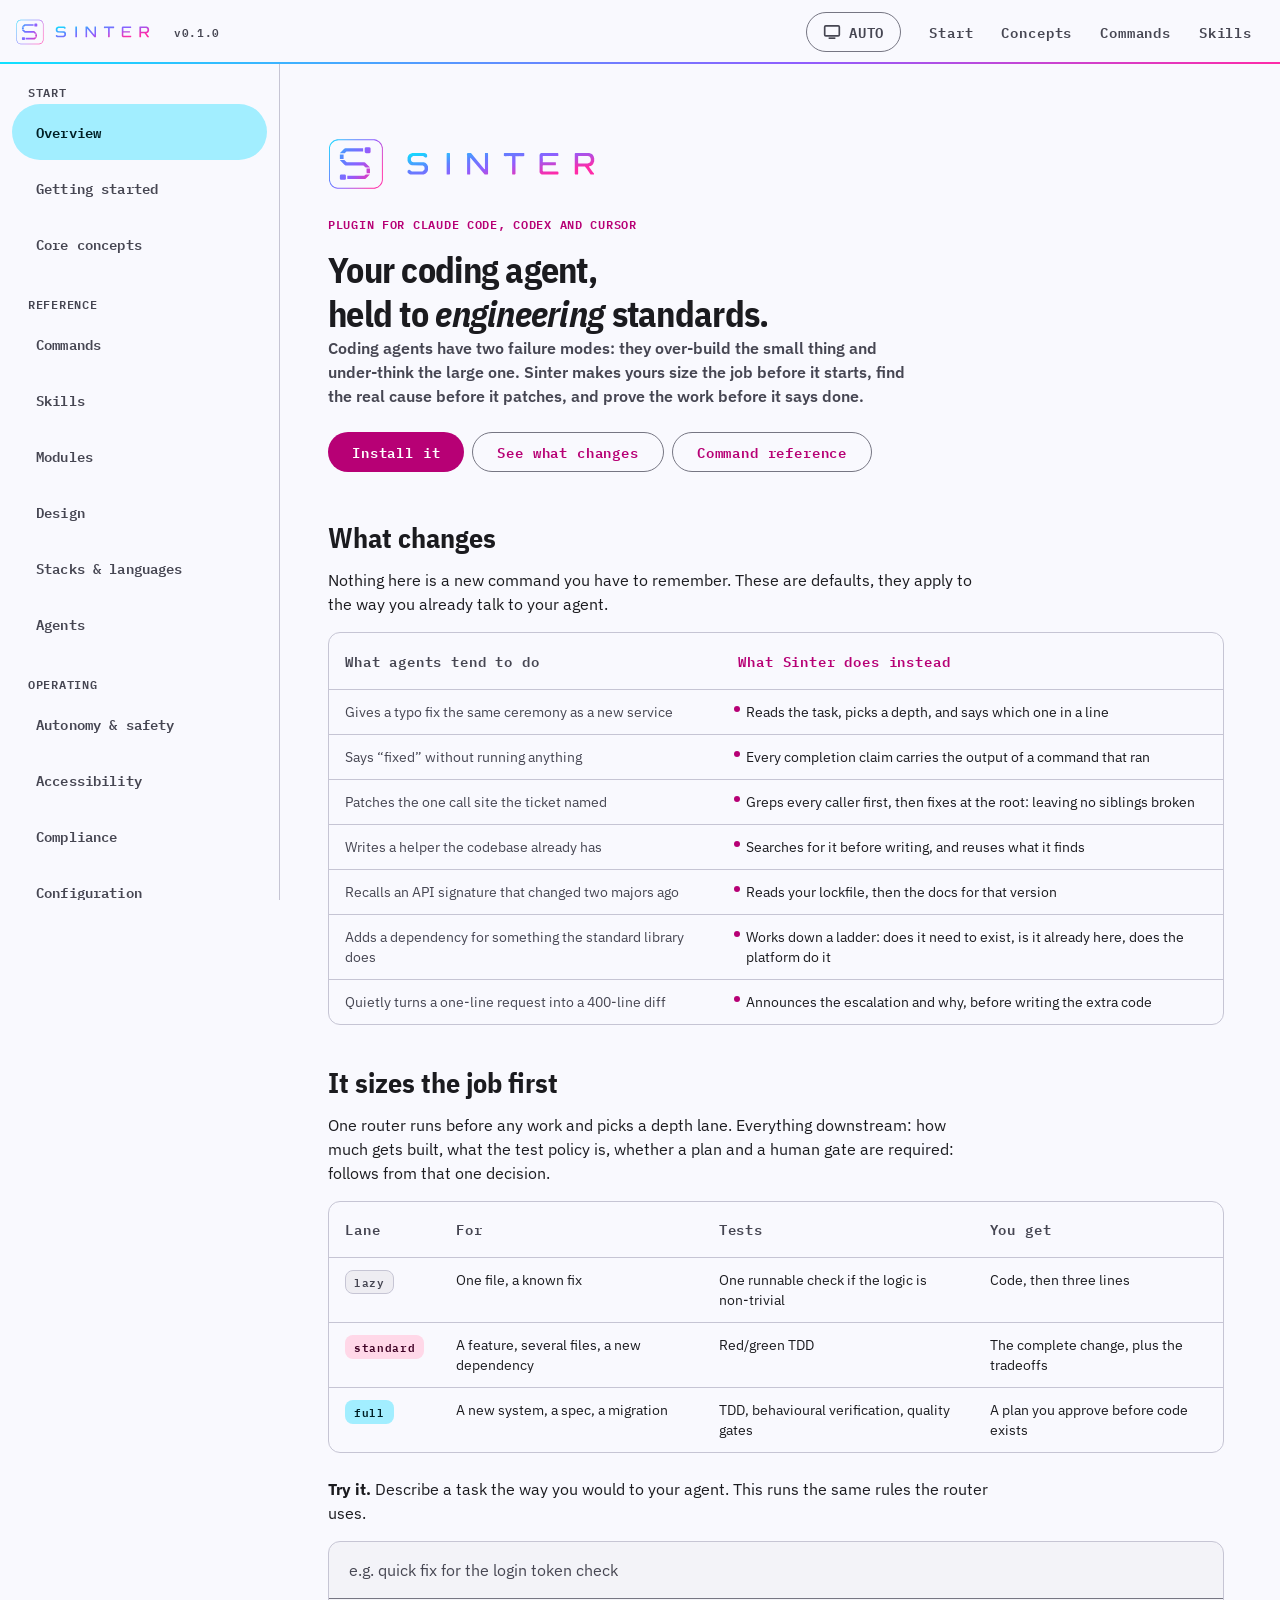
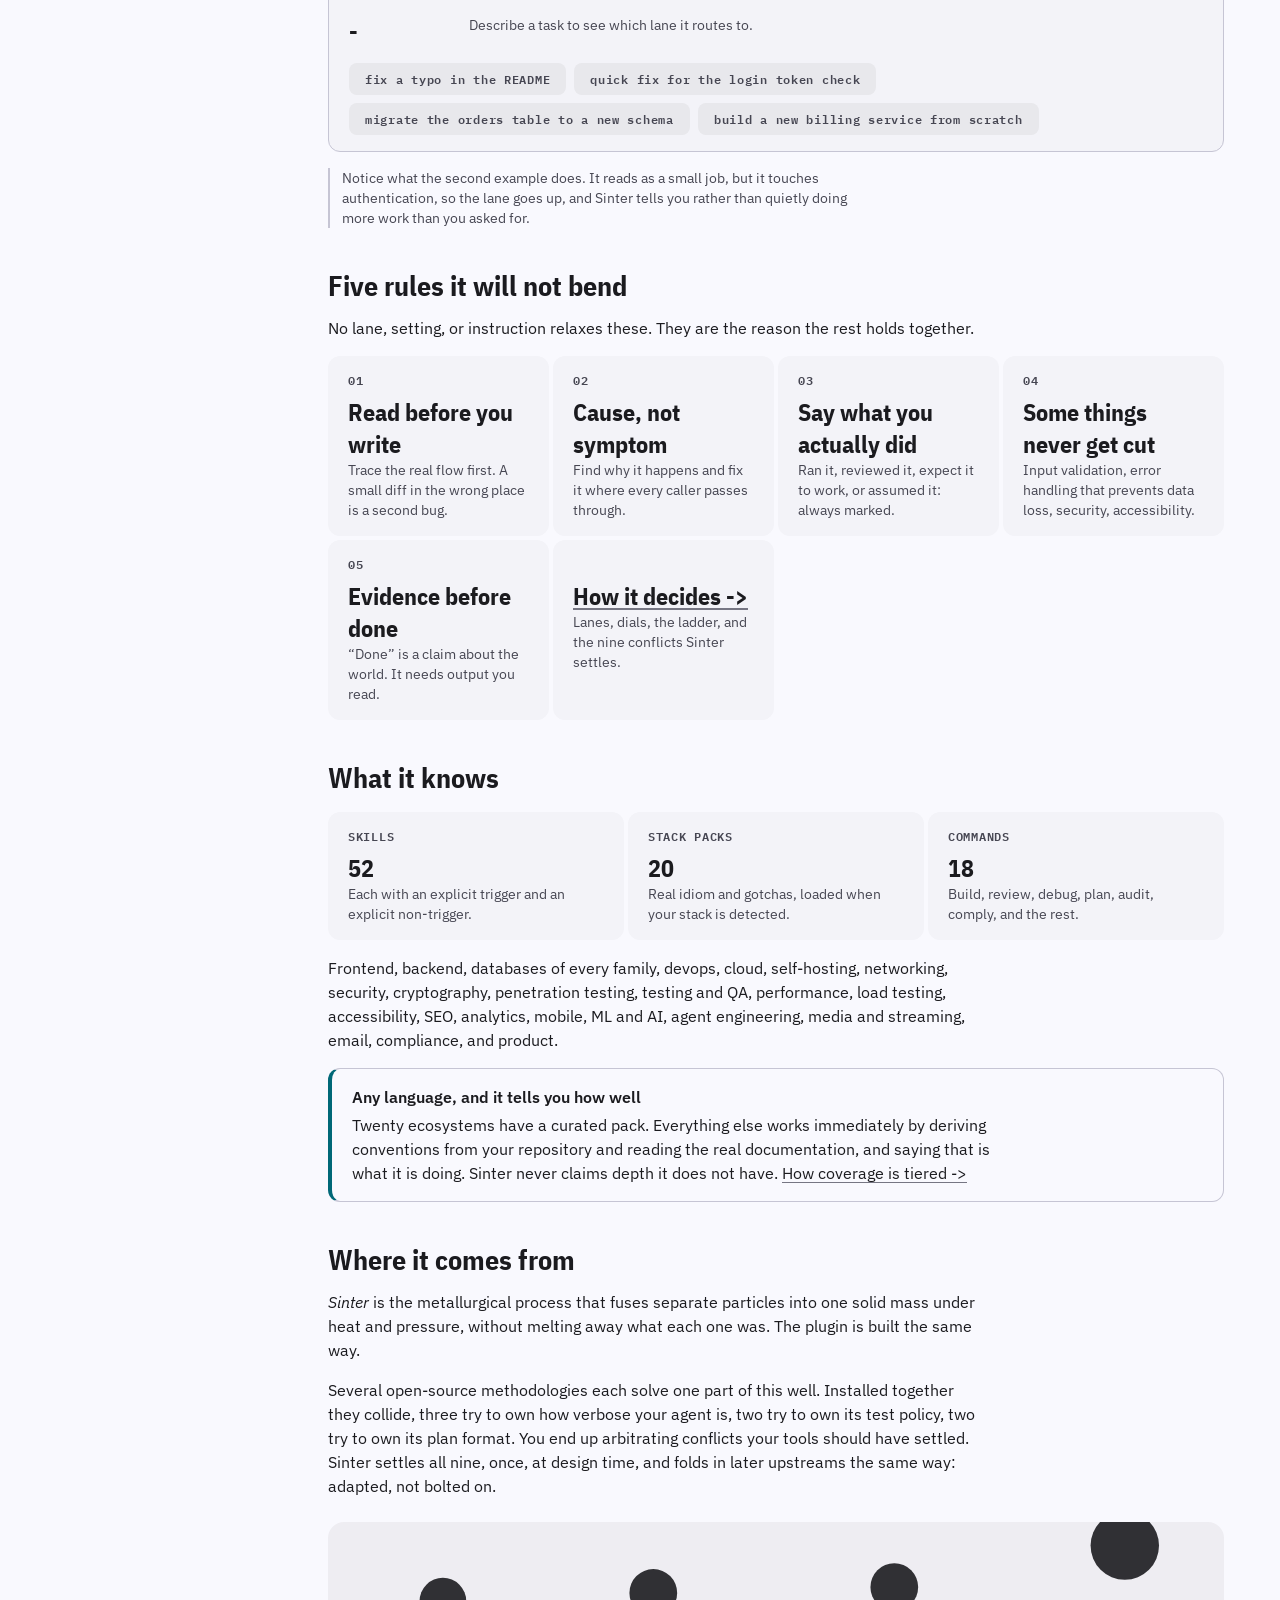
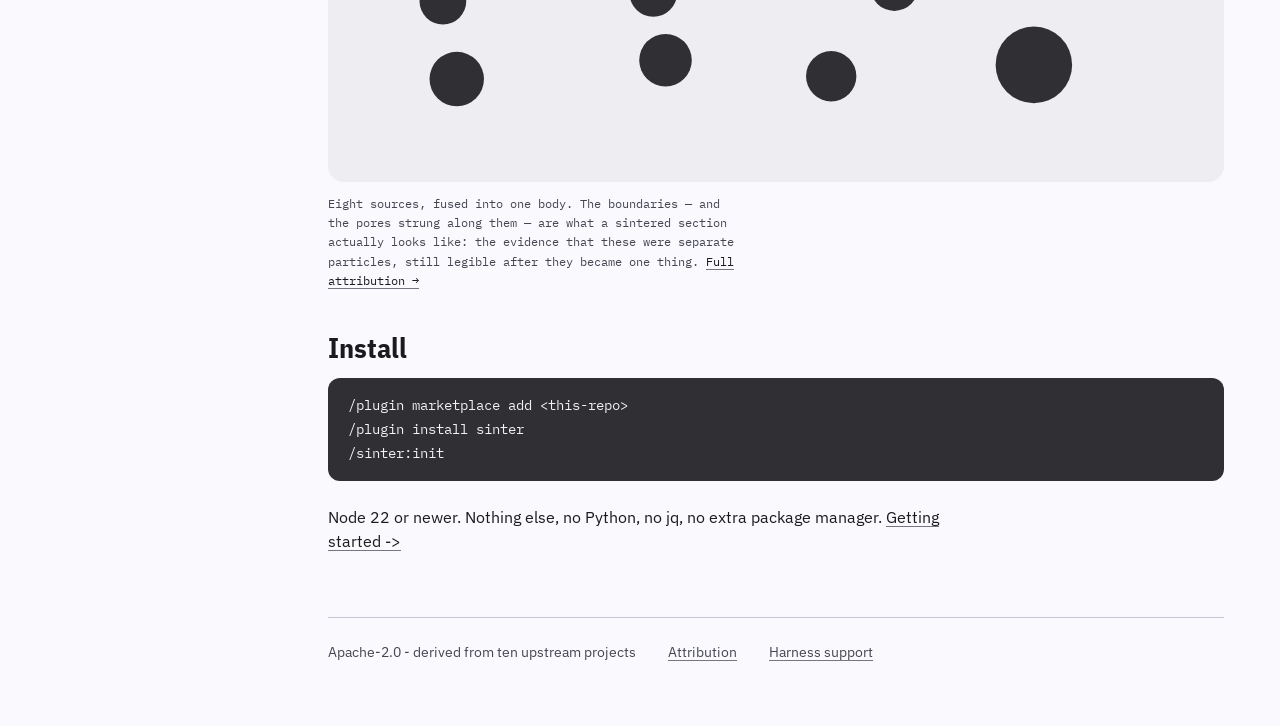
<file: index.html>
<!doctype html>
<html lang="en">
<head>
<meta charset="utf-8">
<meta name="viewport" content="width=device-width, initial-scale=1">
<title>Sinter - full-lifecycle engineering for coding agents</title>
<meta name="description" content="A plugin that makes your coding agent size the job before it starts, fix root causes, and prove the work before claiming it is done.">
<meta name="color-scheme" content="light dark">
<link rel="preconnect" href="https://fonts.googleapis.com">
<link rel="preconnect" href="https://fonts.gstatic.com" crossorigin>
<link rel="stylesheet" href="https://fonts.googleapis.com/css2?family=IBM+Plex+Mono:wght@400;500;600;700&family=IBM+Plex+Sans+Condensed:wght@600;700&family=IBM+Plex+Sans:wght@400;500;600&display=swap">
<link rel="icon" href="assets/favicon.svg" type="image/svg+xml">
<link rel="apple-touch-icon" href="assets/favicon-180.png">
<link rel="stylesheet" href="assets/sinter.css">
<script>try{var t=localStorage.getItem("sinter-theme");if(t==="light"||t==="dark")document.documentElement.setAttribute("data-theme",t);}catch(e){}</script>
</head>
<body>
<a class="skiplink" href="#content">Skip to content</a>
<header class="topbar">
  <button class="railtoggle" type="button" aria-expanded="false" aria-controls="rail">Menu</button>
  <a class="brand" href="index.html"><svg class="brand__mark" viewBox="0 0 64 64" aria-hidden="true" focusable="false"><defs><linearGradient id="bm" x1="0" y1="0" x2="1" y2="1"><stop offset="0" stop-color="#10e1ff"/><stop offset=".38" stop-color="#6080ff"/><stop offset=".62" stop-color="#8e5fff"/><stop offset="1" stop-color="#ff2ba8"/></linearGradient></defs><path fill="url(#bm)" fill-rule="evenodd" d="M41.81 38.4L37.78 38.4L36.22 39.64L19.31 39.64L19.31 42.9L37.16 42.9L37.93 42.43L41.81 38.55Z M12.33 38.71L12.33 38.86L12.02 39.17L12.02 39.48L11.86 39.64L11.86 42.74L12.02 42.9L12.02 43.05L12.17 43.21L12.17 43.36L12.48 43.67L12.64 43.67L12.79 43.83L16.98 43.83L17.14 43.67L17.29 43.67L17.45 43.52L17.6 43.52L17.6 43.36L17.76 43.21L17.76 43.05L17.91 42.9L17.91 39.48L17.76 39.33L17.76 39.17L17.14 38.55L16.83 38.55L16.67 38.4L13.1 38.4L12.95 38.55L12.64 38.55L12.48 38.71Z M38.71 32.5L38.55 32.66L38.55 36.22L38.71 36.38L38.71 36.84L38.55 37.0L38.55 37.16L38.71 37.31L41.97 37.31L41.97 32.5Z M12.02 24.12L12.02 24.28L16.67 28.93L17.6 29.4L35.14 29.4L35.76 29.71L37.0 30.95L37.78 31.41L41.81 31.41L41.81 31.26L37.0 26.45L36.22 26.14L18.84 26.14L18.22 25.83L16.36 24.12Z M11.86 18.38L11.86 23.03L15.59 23.03L15.59 18.38Z M11.86 17.29L16.36 17.29L16.67 17.14L17.91 15.9L18.53 15.59L35.14 15.59L35.14 12.33L17.29 12.33L16.21 12.79L12.02 16.98Z M37.31 11.4L36.84 11.86L36.84 12.17L36.69 12.33L36.69 15.9L36.84 16.05L36.84 16.36L37.47 16.98L37.78 16.98L37.93 17.14L41.5 17.14L41.66 16.98L41.81 16.98L41.97 16.83L42.12 16.83L42.43 16.52L42.43 16.36L42.59 16.21L42.59 12.33L42.43 12.17L42.43 12.02L42.28 11.86L42.28 11.71L42.12 11.55L41.97 11.55L41.81 11.4L41.66 11.4L41.5 11.24L37.62 11.24L37.47 11.4Z M4.26 6.9L6.9 5.03L10.47 4.26L46.0 4.26L48.48 4.88L50.81 6.28L53.14 9.22L53.91 12.33L53.91 44.14L53.45 46.16L51.9 48.79L49.72 50.66L46.16 51.74L9.69 51.74L6.59 50.97L4.26 49.26L2.71 47.09L1.93 43.98L1.93 11.86L2.71 9.07Z M3.02 6.74L1.78 8.76L1.0 11.55L1.0 44.45L2.24 48.33L4.26 50.66L7.05 52.21L9.38 52.67L46.93 52.67L50.19 51.59L52.98 49.1L54.22 46.93L54.84 44.29L54.84 11.55L53.6 7.98L51.74 5.66L48.64 3.79L46.78 3.33L9.07 3.33L5.5 4.57Z"/></svg><svg class="brand__lockup" viewBox="0 0 268 56" aria-hidden="true" focusable="false"><defs><linearGradient id="bl" x1="0" y1="0" x2="1" y2="0.6"><stop offset="0" stop-color="#10e1ff"/><stop offset=".38" stop-color="#6080ff"/><stop offset=".62" stop-color="#8e5fff"/><stop offset="1" stop-color="#ff2ba8"/></linearGradient></defs><g fill="url(#bl)" fill-rule="evenodd"><path d="M41.81 38.4L37.78 38.4L36.22 39.64L19.31 39.64L19.31 42.9L37.16 42.9L37.93 42.43L41.81 38.55Z M12.33 38.71L12.33 38.86L12.02 39.17L12.02 39.48L11.86 39.64L11.86 42.74L12.02 42.9L12.02 43.05L12.17 43.21L12.17 43.36L12.48 43.67L12.64 43.67L12.79 43.83L16.98 43.83L17.14 43.67L17.29 43.67L17.45 43.52L17.6 43.52L17.6 43.36L17.76 43.21L17.76 43.05L17.91 42.9L17.91 39.48L17.76 39.33L17.76 39.17L17.14 38.55L16.83 38.55L16.67 38.4L13.1 38.4L12.95 38.55L12.64 38.55L12.48 38.71Z M38.71 32.5L38.55 32.66L38.55 36.22L38.71 36.38L38.71 36.84L38.55 37.0L38.55 37.16L38.71 37.31L41.97 37.31L41.97 32.5Z M12.02 24.12L12.02 24.28L16.67 28.93L17.6 29.4L35.14 29.4L35.76 29.71L37.0 30.95L37.78 31.41L41.81 31.41L41.81 31.26L37.0 26.45L36.22 26.14L18.84 26.14L18.22 25.83L16.36 24.12Z M11.86 18.38L11.86 23.03L15.59 23.03L15.59 18.38Z M11.86 17.29L16.36 17.29L16.67 17.14L17.91 15.9L18.53 15.59L35.14 15.59L35.14 12.33L17.29 12.33L16.21 12.79L12.02 16.98Z M37.31 11.4L36.84 11.86L36.84 12.17L36.69 12.33L36.69 15.9L36.84 16.05L36.84 16.36L37.47 16.98L37.78 16.98L37.93 17.14L41.5 17.14L41.66 16.98L41.81 16.98L41.97 16.83L42.12 16.83L42.43 16.52L42.43 16.36L42.59 16.21L42.59 12.33L42.43 12.17L42.43 12.02L42.28 11.86L42.28 11.71L42.12 11.55L41.97 11.55L41.81 11.4L41.66 11.4L41.5 11.24L37.62 11.24L37.47 11.4Z M4.26 6.9L6.9 5.03L10.47 4.26L46.0 4.26L48.48 4.88L50.81 6.28L53.14 9.22L53.91 12.33L53.91 44.14L53.45 46.16L51.9 48.79L49.72 50.66L46.16 51.74L9.69 51.74L6.59 50.97L4.26 49.26L2.71 47.09L1.93 43.98L1.93 11.86L2.71 9.07Z M3.02 6.74L1.78 8.76L1.0 11.55L1.0 44.45L2.24 48.33L4.26 50.66L7.05 52.21L9.38 52.67L46.93 52.67L50.19 51.59L52.98 49.1L54.22 46.93L54.84 44.29L54.84 11.55L53.6 7.98L51.74 5.66L48.64 3.79L46.78 3.33L9.07 3.33L5.5 4.57Z"/><g transform="translate(78 17)"><path d="M172.13 3.36L172.39 3.11L182.22 3.11L182.48 3.36L183.0 3.36L183.26 3.62L183.52 3.62L184.29 4.4L184.29 4.66L184.55 4.92L184.55 5.44L184.81 5.69L184.81 7.76L184.55 8.02L184.55 8.54L184.29 8.8L184.29 9.06L183.52 9.84L183.26 9.84L183.0 10.09L182.74 10.09L182.48 10.35L181.96 10.35L181.71 10.61L172.39 10.61L172.13 10.35Z M169.02 0.26L168.76 0.78L168.76 20.96L169.28 21.48L171.87 21.48L172.13 20.96L172.13 13.72L172.39 13.46L178.86 13.46L180.93 16.05L184.55 21.48L187.92 21.48L188.18 20.96L187.66 19.93L186.88 19.15L183.0 13.72L183.26 13.2L184.81 12.94L186.36 11.91L187.66 10.09L187.66 9.58L188.18 8.54L188.18 4.92L187.92 4.66L187.92 3.88L186.88 2.07L185.85 1.04L183.26 -0.0L169.54 -0.0Z M134.6 0.26L133.56 1.81L133.56 19.15L134.08 20.19L135.12 21.22L135.89 21.48L151.94 21.48L152.46 20.96L152.46 19.15L152.2 18.64L151.42 18.38L137.19 18.38L136.67 17.86L136.67 12.68L137.19 12.16L149.61 12.16L149.87 11.91L149.87 9.58L149.61 9.32L136.93 9.32L136.67 9.06L136.93 8.54L136.67 8.02L136.93 7.76L136.67 3.62L137.19 3.11L151.94 3.11L152.46 2.59L152.2 0.26L151.94 -0.0L135.12 -0.0Z M98.36 -0.0L97.85 0.52L97.85 2.85L98.11 3.11L98.62 3.11L98.88 3.36L99.92 3.36L100.18 3.11L100.69 3.36L101.21 3.36L101.47 3.11L102.51 3.11L102.76 3.36L103.28 3.11L104.58 3.11L104.84 3.36L105.35 3.36L105.87 3.11L106.13 3.36L106.13 20.96L106.39 21.48L108.98 21.48L109.49 20.71L109.49 3.36L109.75 3.11L110.01 3.36L113.64 3.36L113.89 3.11L114.15 3.36L117.52 3.36L118.29 2.85L118.29 0.52L118.04 -0.0Z M61.35 -0.0L60.84 1.81L61.09 2.59L61.09 21.22L61.35 21.48L63.94 21.48L64.2 21.22L64.2 4.92L64.46 4.66L78.69 21.48L81.54 21.48L82.06 20.96L82.06 0.52L81.8 -0.0L79.21 -0.0L78.95 0.26L78.95 16.05L78.69 16.31L78.18 16.05L64.98 -0.0Z M41.16 -0.0L40.65 0.52L40.65 21.22L40.91 21.48L43.49 21.48L44.01 20.96L44.01 0.52L43.49 -0.0Z M3.38 1.29L2.34 2.59L1.56 4.4L1.56 8.02L2.34 9.84L3.89 11.39L5.71 12.16L16.84 12.42L18.39 13.72L18.65 16.31L17.35 17.86L16.32 18.38L5.96 18.38L4.67 17.86L4.15 17.08L2.86 16.82L1.56 17.86L1.56 19.41L3.12 20.96L4.41 21.48L17.61 21.48L19.42 20.71L21.24 18.89L22.01 17.08L22.01 13.46L21.24 11.65L19.68 10.09L17.87 9.32L7.52 9.32L6.48 9.06L5.45 8.28L4.93 7.25L4.93 5.18L5.71 3.88L7.26 3.11L17.09 3.11L19.16 4.4L20.46 4.4L21.24 3.62L20.98 1.55L19.94 0.52L18.39 -0.0L6.22 -0.0Z"/></g></g></svg><span class="visually-hidden">Sinter documentation: home</span></a><span class="brand__ver" aria-hidden="true">v0.1.0</span><div class="topbar__spacer"></div>
  <button class="themetoggle" id="themeToggle" type="button"
    aria-label="Colour theme: following system. Activate to choose light or dark.">
    <span class="ico ico--auto"><svg viewBox="0 0 16 16" fill="none" stroke="currentColor" stroke-width="1.5" aria-hidden="true"><rect x="1.5" y="2.5" width="13" height="9" rx="1"/><path d="M5 13.5h6"/></svg></span>
    <span class="ico ico--light"><svg viewBox="0 0 16 16" fill="none" stroke="currentColor" stroke-width="1.5" aria-hidden="true"><circle cx="8" cy="8" r="3.2"/><path d="M8 1v1.6M8 13.4V15M15 8h-1.6M2.6 8H1M12.9 3.1l-1.1 1.1M4.2 11.8l-1.1 1.1M12.9 12.9l-1.1-1.1M4.2 4.2 3.1 3.1"/></svg></span>
    <span class="ico ico--dark"><svg viewBox="0 0 16 16" fill="none" stroke="currentColor" stroke-width="1.5" aria-hidden="true"><path d="M13.5 9.6A5.8 5.8 0 0 1 6.4 2.5a5.8 5.8 0 1 0 7.1 7.1Z"/></svg></span>
    <span id="themeLabel">Auto</span>
  </button>
  <nav class="topbar__links" aria-label="Primary">
    <a href="start.html">Start</a><a href="concepts.html">Concepts</a>
    <a href="commands.html">Commands</a><a href="skills.html">Skills</a>
  </nav>
</header>
<p id="themeStatus" class="visually-hidden" role="status" aria-live="polite"></p>
<div class="shell">
  <nav class="rail" id="rail" aria-label="Documentation"><div class="rail__group">Start</div><a href="index.html">Overview</a><a href="start.html">Getting started</a><a href="concepts.html">Core concepts</a><div class="rail__group">Reference</div><a href="commands.html">Commands</a><a href="skills.html">Skills</a><a href="modules.html">Modules</a><a href="design.html">Design</a><a href="stacks.html">Stacks &amp; languages</a><a href="agents.html">Agents</a><div class="rail__group">Operating</div><a href="autonomy.html">Autonomy &amp; safety</a><a href="accessibility.html">Accessibility</a><a href="compliance.html">Compliance</a><a href="config.html">Configuration</a><div class="rail__group">Project</div><a href="harnesses.html">Harnesses</a><a href="credits.html">Attribution</a></nav>
  <main id="content" tabindex="-1">
    <section class="hero">
      <img class="hero__lockup" src="assets/logo-lockup.svg" width="268" height="56"
           alt="Sinter" fetchpriority="high">
      <span class="eyebrow">Plugin for Claude&nbsp;Code, Codex and Cursor</span>
      <h1>Your coding agent,<br>held to <em>engineering</em> standards.</h1>
      <p class="lede">Coding agents have two failure modes: they over-build the small thing and
      under-think the large one. Sinter makes yours size the job before it starts, find the
      real cause before it patches, and prove the work before it says done.</p>
      <div class="hero__cta">
        <a class="btn btn--solid" href="start.html">Install it</a>
        <a class="btn btn--ghost" href="#changes">See what changes</a>
        <a class="btn btn--ghost" href="commands.html">Command reference</a>
      </div>
    </section>

    <h2 id="changes">What changes</h2>
    <p>Nothing here is a new command you have to remember. These are defaults, they apply
    to the way you already talk to your agent.</p>
    <div class="scroller reveal" role="region" tabindex="0" aria-label="Table: What agents tend to do and related columns, scrollable"><table class="reveal ba">
      <thead><tr><th scope="col">What agents tend to do</th><th scope="col">What Sinter does instead</th></tr></thead>
      <tbody>
        <tr><td>Gives a typo fix the same ceremony as a new service</td>
            <td>Reads the task, picks a depth, and says which one in a line</td></tr>
        <tr><td>Says &ldquo;fixed&rdquo; without running anything</td>
            <td>Every completion claim carries the output of a command that ran</td></tr>
        <tr><td>Patches the one call site the ticket named</td>
            <td>Greps every caller first, then fixes at the root: leaving no siblings broken</td></tr>
        <tr><td>Writes a helper the codebase already has</td>
            <td>Searches for it before writing, and reuses what it finds</td></tr>
        <tr><td>Recalls an API signature that changed two majors ago</td>
            <td>Reads your lockfile, then the docs for that version</td></tr>
        <tr><td>Adds a dependency for something the standard library does</td>
            <td>Works down a ladder: does it need to exist, is it already here, does the platform do it</td></tr>
        <tr><td>Quietly turns a one-line request into a 400-line diff</td>
            <td>Announces the escalation and why, before writing the extra code</td></tr>
      </tbody>
    </table></div>

    <h2>It sizes the job first</h2>
    <p>One router runs before any work and picks a depth lane. Everything downstream: how much gets built, what the test policy is, whether a plan and a human gate are
    required: follows from that one decision.</p>
    <div class="scroller reveal" role="region" tabindex="0" aria-label="Table: Lane and related columns, scrollable"><table class="reveal">
      <thead><tr><th scope="col">Lane</th><th scope="col">For</th><th scope="col">Tests</th><th scope="col">You get</th></tr></thead>
      <tbody>
        <tr><td><span class="tag">lazy</span></td><td>One file, a known fix</td>
            <td>One runnable check if the logic is non-trivial</td><td>Code, then three lines</td></tr>
        <tr><td><span class="tag tag--molten">standard</span></td><td>A feature, several files, a new dependency</td>
            <td>Red/green TDD</td><td>The complete change, plus the tradeoffs</td></tr>
        <tr><td><span class="tag tag--flux">full</span></td><td>A new system, a spec, a migration</td>
            <td>TDD, behavioural verification, quality gates</td><td>A plan you approve before code exists</td></tr>
      </tbody>
    </table></div>

    <p><b>Try it.</b> Describe a task the way you would to your agent. This runs the same
    rules the router uses.</p>
    <div class="router reveal" id="router">
      <div class="router__in">
        <label class="visually-hidden" for="routerIn">Describe a task</label>
        <input id="routerIn" type="text" placeholder="e.g. quick fix for the login token check"
               autocomplete="off" spellcheck="false">
      </div>
      <div class="router__out" role="status" aria-live="polite" aria-atomic="true">
        <div class="router__lane" id="routerLane"></div>
        <div class="router__why" id="routerWhy"></div>
      </div>
      <div class="router__ex">
        <button type="button">fix a typo in the README</button>
        <button type="button">quick fix for the login token check</button>
        <button type="button">migrate the orders table to a new schema</button>
        <button type="button">build a new billing service from scratch</button>
      </div>
    </div>
    <p class="note">Notice what the second example does. It reads as a small job, but it
    touches authentication, so the lane goes up, and Sinter tells you rather than quietly
    doing more work than you asked for.</p>

    <h2>Five rules it will not bend</h2>
    <p>No lane, setting, or instruction relaxes these. They are the reason the rest holds
    together.</p>
    <div class="cells cells--3 reveal">
      <div class="cell"><span class="cell__k">01</span><div class="cell__v">Read before you write</div>
        <p>Trace the real flow first. A small diff in the wrong place is a second bug.</p></div>
      <div class="cell"><span class="cell__k">02</span><div class="cell__v">Cause, not symptom</div>
        <p>Find why it happens and fix it where every caller passes through.</p></div>
      <div class="cell"><span class="cell__k">03</span><div class="cell__v">Say what you actually did</div>
        <p>Ran it, reviewed it, expect it to work, or assumed it: always marked.</p></div>
      <div class="cell"><span class="cell__k">04</span><div class="cell__v">Some things never get cut</div>
        <p>Input validation, error handling that prevents data loss, security, accessibility.</p></div>
      <div class="cell"><span class="cell__k">05</span><div class="cell__v">Evidence before done</div>
        <p>&ldquo;Done&rdquo; is a claim about the world. It needs output you read.</p></div>
      <div class="cell"><span class="cell__k">&nbsp;</span><div class="cell__v"><a href="concepts.html">How it decides -> </a></div>
        <p>Lanes, dials, the ladder, and the nine conflicts Sinter settles.</p></div>
    </div>

    <h2>What it knows</h2>
    <div class="cells cells--3 reveal">
      <div class="cell"><span class="cell__k">Skills</span><div class="cell__v">52</div>
        <p>Each with an explicit trigger and an explicit non-trigger.</p></div>
      <div class="cell"><span class="cell__k">Stack packs</span><div class="cell__v">20</div>
        <p>Real idiom and gotchas, loaded when your stack is detected.</p></div>
      <div class="cell"><span class="cell__k">Commands</span><div class="cell__v">18</div>
        <p>Build, review, debug, plan, audit, comply, and the rest.</p></div>
    </div>
    <p>Frontend, backend, databases of every family, devops, cloud, self-hosting, networking,
    security, cryptography, penetration testing, testing and QA, performance, load testing,
    accessibility, SEO, analytics, mobile, ML and AI, agent engineering, media and streaming,
    email, compliance, and product.</p>
    <div class="slab slab--flux reveal">
      <div class="slab__t">Any language, and it tells you how well</div>
      <p>Twenty ecosystems have a curated pack. Everything else works immediately by deriving
      conventions from your repository and reading the real documentation, and saying that
      is what it is doing. Sinter never claims depth it does not have.
      <a href="stacks.html">How coverage is tiered -> </a></p>
    </div>

    <h2>Where it comes from</h2>
    <p><em>Sinter</em> is the metallurgical process that fuses separate particles into one
    solid mass under heat and pressure, without melting away what each one was. The plugin
    is built the same way.</p>
    <p>Several open-source methodologies each solve one part of this well. Installed together
    they collide, three try to own how verbose your agent is, two try to own its test
    policy, two try to own its plan format. You end up arbitrating conflicts your tools
    should have settled. Sinter settles all nine, once, at design time, and folds in later
    upstreams the same way: adapted, not bolted on.</p>
    <figure class="hero__stage">
      <canvas id="sinterStage" role="img"
        aria-label="Loose particles grow and fuse into one continuous body. Eight grains remain labelled with the names of the upstream projects, separated by visible grain boundaries."></canvas>
        <button class="replay" id="heroReplay" type="button">Replay fusion</button>
      <noscript><img src="assets/hero-fallback.png" width="1100" height="260"
        style="width:100%;height:auto;border:1px solid var(--boundary);border-radius:6px"
        alt="One continuous sintered body. Eight grains labelled Superpowers, Ponytail, Caveman, Ralph, ECC, Impeccable, ClosedLoop and In-house, separated by visible grain boundaries."></noscript>
      <figcaption class="hero__caption">Eight sources, fused into one body. The boundaries &mdash;
      and the pores strung along them &mdash; are what a sintered section actually looks like:
      the evidence that these were separate particles, still legible after they became one thing.
      <a href="credits.html">Full attribution &rarr;</a></figcaption>
    </figure>

    <h2>Install</h2>
    <pre><code>/plugin marketplace add &lt;this-repo&gt;
/plugin install sinter
/sinter:init</code></pre>
    <p>Node 22 or newer. Nothing else, no Python, no jq, no extra package manager.
    <a href="start.html">Getting started -> </a></p>

    <footer class="footer">
      <span>Apache-2.0 - derived from ten upstream projects</span>
      <a href="credits.html">Attribution</a>
      <a href="harnesses.html">Harness support</a>
    </footer>
  </main>
</div>
<script src="assets/sinter.js"></script>
</body>
</html>
</file>
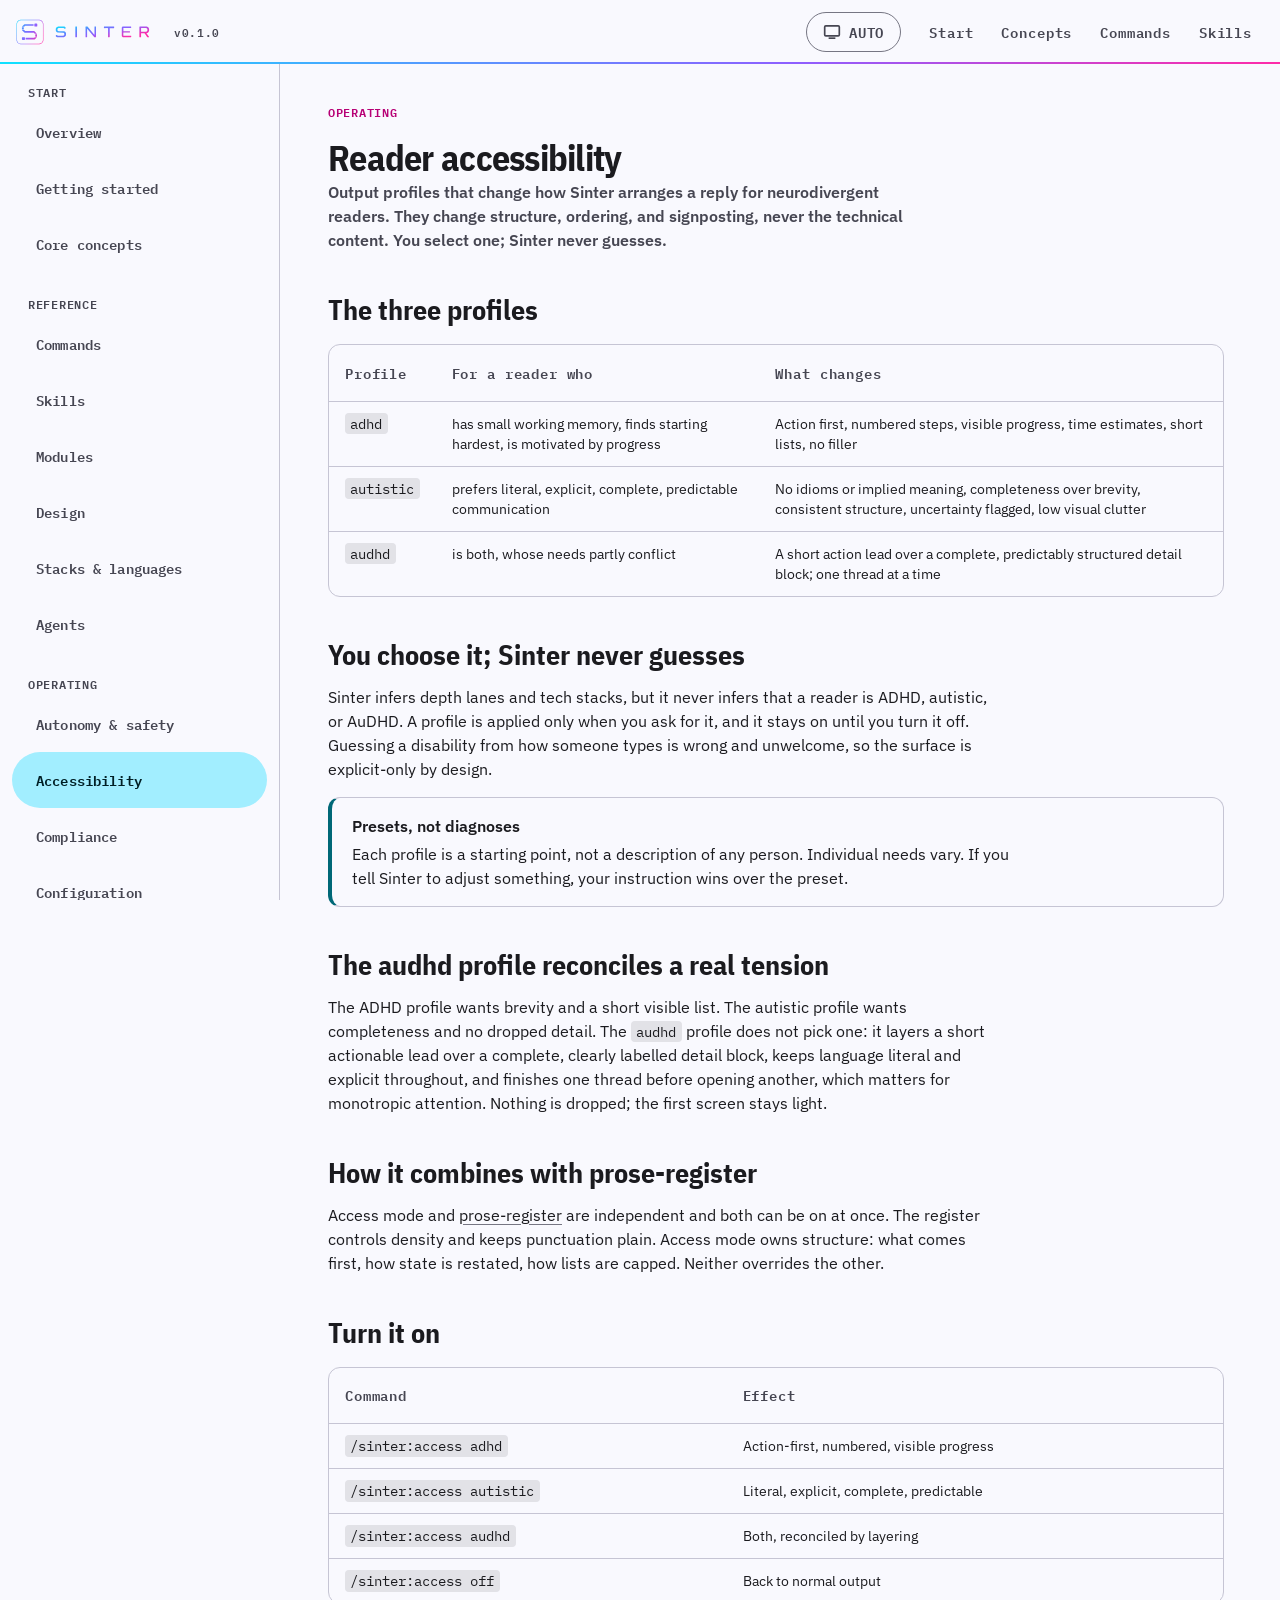
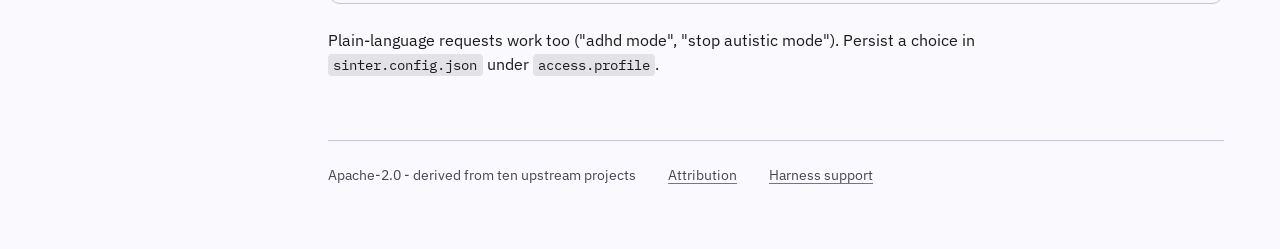
<file: accessibility.html>
<!doctype html>
<html lang="en"><head><meta charset="utf-8"><meta name="viewport" content="width=device-width, initial-scale=1">
<title>Reader accessibility - Sinter</title><meta name="description" content="User-selected output profiles for ADHD, autistic, and AuDHD readers."><meta name="color-scheme" content="light dark">
<link rel="preconnect" href="https://fonts.googleapis.com"><link rel="preconnect" href="https://fonts.gstatic.com" crossorigin>
<link rel="stylesheet" href="https://fonts.googleapis.com/css2?family=IBM+Plex+Mono:wght@400;500;600;700&family=IBM+Plex+Sans+Condensed:wght@600;700&family=IBM+Plex+Sans:wght@400;500;600&display=swap">
<link rel="icon" href="assets/favicon.svg" type="image/svg+xml">
<link rel="apple-touch-icon" href="assets/favicon-180.png">
<link rel="stylesheet" href="assets/sinter.css">
<script>try{var t=localStorage.getItem("sinter-theme");if(t==="light"||t==="dark")document.documentElement.setAttribute("data-theme",t);}catch(e){}</script></head>
<body>
<a class="skiplink" href="#content">Skip to content</a>
<header class="topbar"><button class="railtoggle" type="button" aria-expanded="false" aria-controls="rail">Menu</button>
<a class="brand" href="index.html"><svg class="brand__mark" viewBox="0 0 64 64" aria-hidden="true" focusable="false"><defs><linearGradient id="bm" x1="0" y1="0" x2="1" y2="1"><stop offset="0" stop-color="#10e1ff"/><stop offset=".38" stop-color="#6080ff"/><stop offset=".62" stop-color="#8e5fff"/><stop offset="1" stop-color="#ff2ba8"/></linearGradient></defs><path fill="url(#bm)" fill-rule="evenodd" d="M41.81 38.4L37.78 38.4L36.22 39.64L19.31 39.64L19.31 42.9L37.16 42.9L37.93 42.43L41.81 38.55Z M12.33 38.71L12.33 38.86L12.02 39.17L12.02 39.48L11.86 39.64L11.86 42.74L12.02 42.9L12.02 43.05L12.17 43.21L12.17 43.36L12.48 43.67L12.64 43.67L12.79 43.83L16.98 43.83L17.14 43.67L17.29 43.67L17.45 43.52L17.6 43.52L17.6 43.36L17.76 43.21L17.76 43.05L17.91 42.9L17.91 39.48L17.76 39.33L17.76 39.17L17.14 38.55L16.83 38.55L16.67 38.4L13.1 38.4L12.95 38.55L12.64 38.55L12.48 38.71Z M38.71 32.5L38.55 32.66L38.55 36.22L38.71 36.38L38.71 36.84L38.55 37.0L38.55 37.16L38.71 37.31L41.97 37.31L41.97 32.5Z M12.02 24.12L12.02 24.28L16.67 28.93L17.6 29.4L35.14 29.4L35.76 29.71L37.0 30.95L37.78 31.41L41.81 31.41L41.81 31.26L37.0 26.45L36.22 26.14L18.84 26.14L18.22 25.83L16.36 24.12Z M11.86 18.38L11.86 23.03L15.59 23.03L15.59 18.38Z M11.86 17.29L16.36 17.29L16.67 17.14L17.91 15.9L18.53 15.59L35.14 15.59L35.14 12.33L17.29 12.33L16.21 12.79L12.02 16.98Z M37.31 11.4L36.84 11.86L36.84 12.17L36.69 12.33L36.69 15.9L36.84 16.05L36.84 16.36L37.47 16.98L37.78 16.98L37.93 17.14L41.5 17.14L41.66 16.98L41.81 16.98L41.97 16.83L42.12 16.83L42.43 16.52L42.43 16.36L42.59 16.21L42.59 12.33L42.43 12.17L42.43 12.02L42.28 11.86L42.28 11.71L42.12 11.55L41.97 11.55L41.81 11.4L41.66 11.4L41.5 11.24L37.62 11.24L37.47 11.4Z M4.26 6.9L6.9 5.03L10.47 4.26L46.0 4.26L48.48 4.88L50.81 6.28L53.14 9.22L53.91 12.33L53.91 44.14L53.45 46.16L51.9 48.79L49.72 50.66L46.16 51.74L9.69 51.74L6.59 50.97L4.26 49.26L2.71 47.09L1.93 43.98L1.93 11.86L2.71 9.07Z M3.02 6.74L1.78 8.76L1.0 11.55L1.0 44.45L2.24 48.33L4.26 50.66L7.05 52.21L9.38 52.67L46.93 52.67L50.19 51.59L52.98 49.1L54.22 46.93L54.84 44.29L54.84 11.55L53.6 7.98L51.74 5.66L48.64 3.79L46.78 3.33L9.07 3.33L5.5 4.57Z"/></svg><svg class="brand__lockup" viewBox="0 0 268 56" aria-hidden="true" focusable="false"><defs><linearGradient id="bl" x1="0" y1="0" x2="1" y2="0.6"><stop offset="0" stop-color="#10e1ff"/><stop offset=".38" stop-color="#6080ff"/><stop offset=".62" stop-color="#8e5fff"/><stop offset="1" stop-color="#ff2ba8"/></linearGradient></defs><g fill="url(#bl)" fill-rule="evenodd"><path d="M41.81 38.4L37.78 38.4L36.22 39.64L19.31 39.64L19.31 42.9L37.16 42.9L37.93 42.43L41.81 38.55Z M12.33 38.71L12.33 38.86L12.02 39.17L12.02 39.48L11.86 39.64L11.86 42.74L12.02 42.9L12.02 43.05L12.17 43.21L12.17 43.36L12.48 43.67L12.64 43.67L12.79 43.83L16.98 43.83L17.14 43.67L17.29 43.67L17.45 43.52L17.6 43.52L17.6 43.36L17.76 43.21L17.76 43.05L17.91 42.9L17.91 39.48L17.76 39.33L17.76 39.17L17.14 38.55L16.83 38.55L16.67 38.4L13.1 38.4L12.95 38.55L12.64 38.55L12.48 38.71Z M38.71 32.5L38.55 32.66L38.55 36.22L38.71 36.38L38.71 36.84L38.55 37.0L38.55 37.16L38.71 37.31L41.97 37.31L41.97 32.5Z M12.02 24.12L12.02 24.28L16.67 28.93L17.6 29.4L35.14 29.4L35.76 29.71L37.0 30.95L37.78 31.41L41.81 31.41L41.81 31.26L37.0 26.45L36.22 26.14L18.84 26.14L18.22 25.83L16.36 24.12Z M11.86 18.38L11.86 23.03L15.59 23.03L15.59 18.38Z M11.86 17.29L16.36 17.29L16.67 17.14L17.91 15.9L18.53 15.59L35.14 15.59L35.14 12.33L17.29 12.33L16.21 12.79L12.02 16.98Z M37.31 11.4L36.84 11.86L36.84 12.17L36.69 12.33L36.69 15.9L36.84 16.05L36.84 16.36L37.47 16.98L37.78 16.98L37.93 17.14L41.5 17.14L41.66 16.98L41.81 16.98L41.97 16.83L42.12 16.83L42.43 16.52L42.43 16.36L42.59 16.21L42.59 12.33L42.43 12.17L42.43 12.02L42.28 11.86L42.28 11.71L42.12 11.55L41.97 11.55L41.81 11.4L41.66 11.4L41.5 11.24L37.62 11.24L37.47 11.4Z M4.26 6.9L6.9 5.03L10.47 4.26L46.0 4.26L48.48 4.88L50.81 6.28L53.14 9.22L53.91 12.33L53.91 44.14L53.45 46.16L51.9 48.79L49.72 50.66L46.16 51.74L9.69 51.74L6.59 50.97L4.26 49.26L2.71 47.09L1.93 43.98L1.93 11.86L2.71 9.07Z M3.02 6.74L1.78 8.76L1.0 11.55L1.0 44.45L2.24 48.33L4.26 50.66L7.05 52.21L9.38 52.67L46.93 52.67L50.19 51.59L52.98 49.1L54.22 46.93L54.84 44.29L54.84 11.55L53.6 7.98L51.74 5.66L48.64 3.79L46.78 3.33L9.07 3.33L5.5 4.57Z"/><g transform="translate(78 17)"><path d="M172.13 3.36L172.39 3.11L182.22 3.11L182.48 3.36L183.0 3.36L183.26 3.62L183.52 3.62L184.29 4.4L184.29 4.66L184.55 4.92L184.55 5.44L184.81 5.69L184.81 7.76L184.55 8.02L184.55 8.54L184.29 8.8L184.29 9.06L183.52 9.84L183.26 9.84L183.0 10.09L182.74 10.09L182.48 10.35L181.96 10.35L181.71 10.61L172.39 10.61L172.13 10.35Z M169.02 0.26L168.76 0.78L168.76 20.96L169.28 21.48L171.87 21.48L172.13 20.96L172.13 13.72L172.39 13.46L178.86 13.46L180.93 16.05L184.55 21.48L187.92 21.48L188.18 20.96L187.66 19.93L186.88 19.15L183.0 13.72L183.26 13.2L184.81 12.94L186.36 11.91L187.66 10.09L187.66 9.58L188.18 8.54L188.18 4.92L187.92 4.66L187.92 3.88L186.88 2.07L185.85 1.04L183.26 -0.0L169.54 -0.0Z M134.6 0.26L133.56 1.81L133.56 19.15L134.08 20.19L135.12 21.22L135.89 21.48L151.94 21.48L152.46 20.96L152.46 19.15L152.2 18.64L151.42 18.38L137.19 18.38L136.67 17.86L136.67 12.68L137.19 12.16L149.61 12.16L149.87 11.91L149.87 9.58L149.61 9.32L136.93 9.32L136.67 9.06L136.93 8.54L136.67 8.02L136.93 7.76L136.67 3.62L137.19 3.11L151.94 3.11L152.46 2.59L152.2 0.26L151.94 -0.0L135.12 -0.0Z M98.36 -0.0L97.85 0.52L97.85 2.85L98.11 3.11L98.62 3.11L98.88 3.36L99.92 3.36L100.18 3.11L100.69 3.36L101.21 3.36L101.47 3.11L102.51 3.11L102.76 3.36L103.28 3.11L104.58 3.11L104.84 3.36L105.35 3.36L105.87 3.11L106.13 3.36L106.13 20.96L106.39 21.48L108.98 21.48L109.49 20.71L109.49 3.36L109.75 3.11L110.01 3.36L113.64 3.36L113.89 3.11L114.15 3.36L117.52 3.36L118.29 2.85L118.29 0.52L118.04 -0.0Z M61.35 -0.0L60.84 1.81L61.09 2.59L61.09 21.22L61.35 21.48L63.94 21.48L64.2 21.22L64.2 4.92L64.46 4.66L78.69 21.48L81.54 21.48L82.06 20.96L82.06 0.52L81.8 -0.0L79.21 -0.0L78.95 0.26L78.95 16.05L78.69 16.31L78.18 16.05L64.98 -0.0Z M41.16 -0.0L40.65 0.52L40.65 21.22L40.91 21.48L43.49 21.48L44.01 20.96L44.01 0.52L43.49 -0.0Z M3.38 1.29L2.34 2.59L1.56 4.4L1.56 8.02L2.34 9.84L3.89 11.39L5.71 12.16L16.84 12.42L18.39 13.72L18.65 16.31L17.35 17.86L16.32 18.38L5.96 18.38L4.67 17.86L4.15 17.08L2.86 16.82L1.56 17.86L1.56 19.41L3.12 20.96L4.41 21.48L17.61 21.48L19.42 20.71L21.24 18.89L22.01 17.08L22.01 13.46L21.24 11.65L19.68 10.09L17.87 9.32L7.52 9.32L6.48 9.06L5.45 8.28L4.93 7.25L4.93 5.18L5.71 3.88L7.26 3.11L17.09 3.11L19.16 4.4L20.46 4.4L21.24 3.62L20.98 1.55L19.94 0.52L18.39 -0.0L6.22 -0.0Z"/></g></g></svg><span class="visually-hidden">Sinter documentation: home</span></a><span class="brand__ver" aria-hidden="true">v0.1.0</span><div class="topbar__spacer"></div>
  <button class="themetoggle" id="themeToggle" type="button"
    aria-label="Colour theme: following system. Activate to choose light or dark.">
    <span class="ico ico--auto"><svg viewBox="0 0 16 16" fill="none" stroke="currentColor" stroke-width="1.5" aria-hidden="true"><rect x="1.5" y="2.5" width="13" height="9" rx="1"/><path d="M5 13.5h6"/></svg></span>
    <span class="ico ico--light"><svg viewBox="0 0 16 16" fill="none" stroke="currentColor" stroke-width="1.5" aria-hidden="true"><circle cx="8" cy="8" r="3.2"/><path d="M8 1v1.6M8 13.4V15M15 8h-1.6M2.6 8H1M12.9 3.1l-1.1 1.1M4.2 11.8l-1.1 1.1M12.9 12.9l-1.1-1.1M4.2 4.2 3.1 3.1"/></svg></span>
    <span class="ico ico--dark"><svg viewBox="0 0 16 16" fill="none" stroke="currentColor" stroke-width="1.5" aria-hidden="true"><path d="M13.5 9.6A5.8 5.8 0 0 1 6.4 2.5a5.8 5.8 0 1 0 7.1 7.1Z"/></svg></span>
    <span id="themeLabel">Auto</span>
  </button>
  <nav class="topbar__links" aria-label="Primary">
<a href="start.html">Start</a><a href="concepts.html">Concepts</a><a href="commands.html">Commands</a><a href="skills.html">Skills</a></nav></header>
<p id="themeStatus" class="visually-hidden" role="status" aria-live="polite"></p>
<div class="shell"><nav class="rail" id="rail" aria-label="Documentation"><div class="rail__group">Start</div><a href="index.html">Overview</a><a href="start.html">Getting started</a><a href="concepts.html">Core concepts</a><div class="rail__group">Reference</div><a href="commands.html">Commands</a><a href="skills.html">Skills</a><a href="modules.html">Modules</a><a href="design.html">Design</a><a href="stacks.html">Stacks &amp; languages</a><a href="agents.html">Agents</a><div class="rail__group">Operating</div><a href="autonomy.html">Autonomy &amp; safety</a><a href="accessibility.html">Accessibility</a><a href="compliance.html">Compliance</a><a href="config.html">Configuration</a><div class="rail__group">Project</div><a href="harnesses.html">Harnesses</a><a href="credits.html">Attribution</a></nav><main id="content" tabindex="-1">

    <span class="eyebrow">Operating</span>
    <h1>Reader accessibility</h1>
    <p class="lede">Output profiles that change how Sinter arranges a reply for neurodivergent
    readers. They change structure, ordering, and signposting, never the technical content.
    You select one; Sinter never guesses.</p>

    <h2>The three profiles</h2>
    <div class="scroller reveal" role="region" tabindex="0" aria-label="Table: accessibility profiles and what they change, scrollable">
    <table><thead><tr><th scope="col">Profile</th><th scope="col">For a reader who</th><th scope="col">What changes</th></tr></thead>
    <tbody>
    <tr><td><code>adhd</code></td><td>has small working memory, finds starting hardest, is motivated by progress</td><td>Action first, numbered steps, visible progress, time estimates, short lists, no filler</td></tr>
    <tr><td><code>autistic</code></td><td>prefers literal, explicit, complete, predictable communication</td><td>No idioms or implied meaning, completeness over brevity, consistent structure, uncertainty flagged, low visual clutter</td></tr>
    <tr><td><code>audhd</code></td><td>is both, whose needs partly conflict</td><td>A short action lead over a complete, predictably structured detail block; one thread at a time</td></tr>
    </tbody></table></div>

    <h2>You choose it; Sinter never guesses</h2>
    <p>Sinter infers depth lanes and tech stacks, but it never infers that a reader is ADHD,
    autistic, or AuDHD. A profile is applied only when you ask for it, and it stays on until
    you turn it off. Guessing a disability from how someone types is wrong and unwelcome, so
    the surface is explicit-only by design.</p>
    <div class="slab slab--flux reveal">
      <div class="slab__t">Presets, not diagnoses</div>
      <p>Each profile is a starting point, not a description of any person. Individual needs
      vary. If you tell Sinter to adjust something, your instruction wins over the preset.</p>
    </div>

    <h2>The audhd profile reconciles a real tension</h2>
    <p>The ADHD profile wants brevity and a short visible list. The autistic profile wants
    completeness and no dropped detail. The <code>audhd</code> profile does not pick one: it
    layers a short actionable lead over a complete, clearly labelled detail block, keeps
    language literal and explicit throughout, and finishes one thread before opening another,
    which matters for monotropic attention. Nothing is dropped; the first screen stays light.</p>

    <h2>How it combines with prose-register</h2>
    <p>Access mode and <a href="concepts.html">prose-register</a> are independent and both can
    be on at once. The register controls density and keeps punctuation plain. Access mode owns
    structure: what comes first, how state is restated, how lists are capped. Neither overrides
    the other.</p>

    <h2>Turn it on</h2>
    <div class="scroller reveal" role="region" tabindex="0" aria-label="Table: access commands">
    <table><thead><tr><th scope="col">Command</th><th scope="col">Effect</th></tr></thead><tbody>
    <tr><td><code>/sinter:access adhd</code></td><td>Action-first, numbered, visible progress</td></tr>
    <tr><td><code>/sinter:access autistic</code></td><td>Literal, explicit, complete, predictable</td></tr>
    <tr><td><code>/sinter:access audhd</code></td><td>Both, reconciled by layering</td></tr>
    <tr><td><code>/sinter:access off</code></td><td>Back to normal output</td></tr>
    </tbody></table></div>
    <p>Plain-language requests work too ("adhd mode", "stop autistic mode"). Persist a choice
    in <code>sinter.config.json</code> under <code>access.profile</code>.</p>

<footer class="footer"><span>Apache-2.0 - derived from ten upstream projects</span>
<a href="credits.html">Attribution</a><a href="harnesses.html">Harness support</a></footer></main></div>
<script src="assets/sinter.js"></script></body></html>
</file>
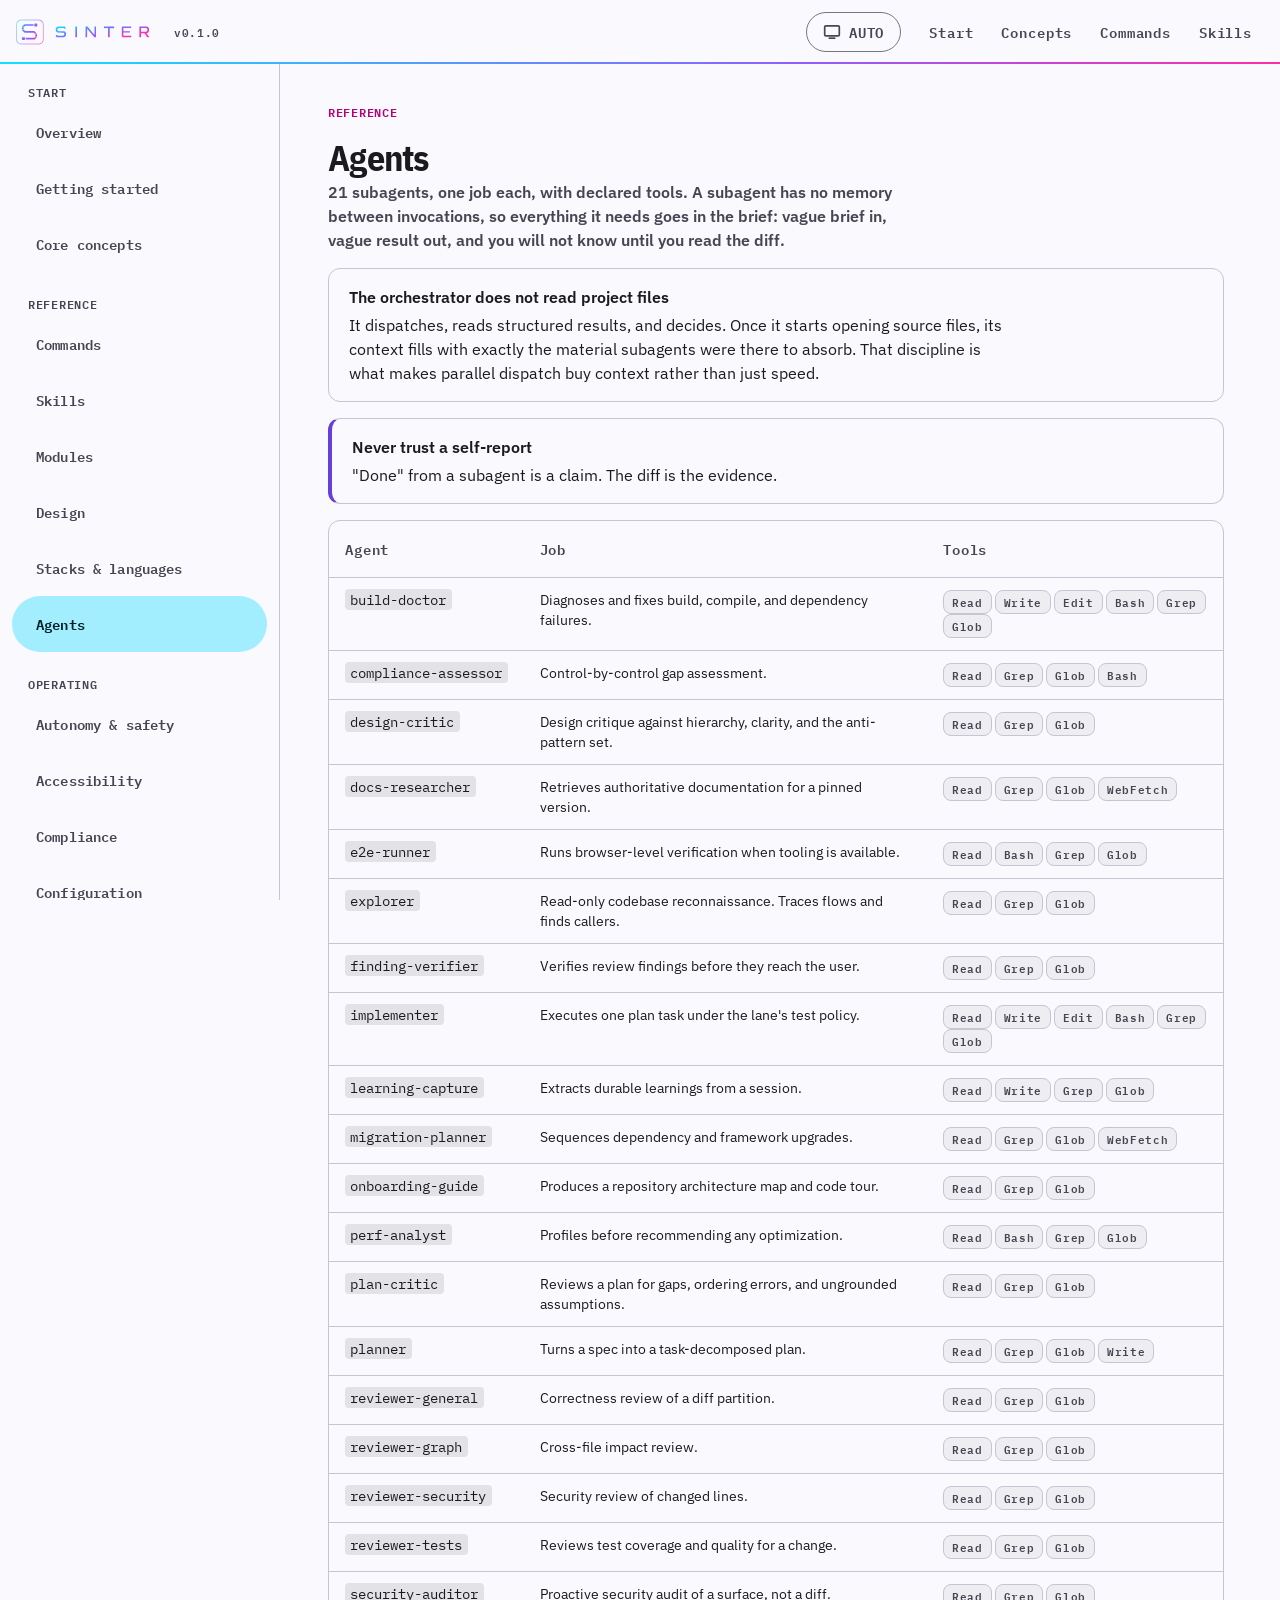
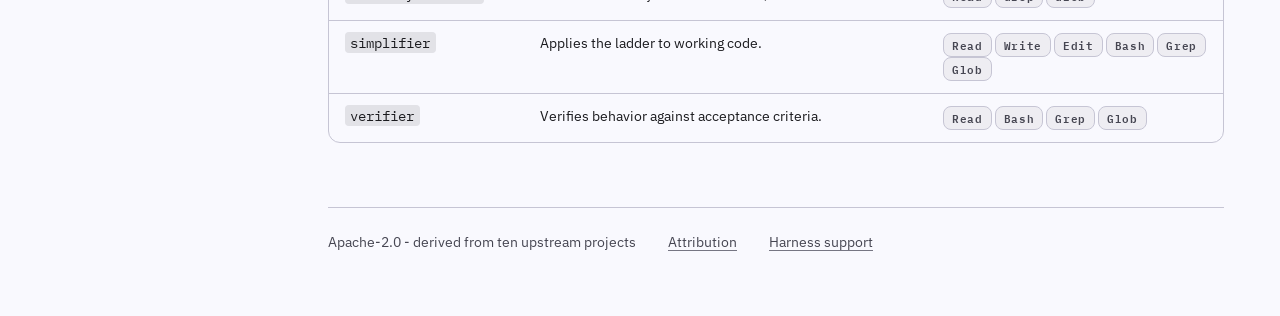
<file: agents.html>
<!doctype html>
<html lang="en">
<head>
<meta charset="utf-8">
<meta name="viewport" content="width=device-width, initial-scale=1">
<title>Agents - Sinter</title>
<meta name="description" content="Sinter&#x27;s subagents and the tools each declares.">
<meta name="color-scheme" content="light dark">
<link rel="preconnect" href="https://fonts.googleapis.com">
<link rel="preconnect" href="https://fonts.gstatic.com" crossorigin>
<link rel="stylesheet" href="https://fonts.googleapis.com/css2?family=IBM+Plex+Mono:wght@400;500;600;700&family=IBM+Plex+Sans+Condensed:wght@600;700&family=IBM+Plex+Sans:wght@400;500;600&display=swap">
<link rel="icon" href="assets/favicon.svg" type="image/svg+xml">
<link rel="apple-touch-icon" href="assets/favicon-180.png">
<link rel="stylesheet" href="assets/sinter.css">
<script>try{var t=localStorage.getItem("sinter-theme");if(t==="light"||t==="dark")document.documentElement.setAttribute("data-theme",t);}catch(e){}</script>
</head>
<body>
<a class="skiplink" href="#content">Skip to content</a>
<header class="topbar">
  <button class="railtoggle" type="button" aria-expanded="false" aria-controls="rail">Menu</button>
  <a class="brand" href="index.html"><svg class="brand__mark" viewBox="0 0 64 64" aria-hidden="true" focusable="false"><defs><linearGradient id="bm" x1="0" y1="0" x2="1" y2="1"><stop offset="0" stop-color="#10e1ff"/><stop offset=".38" stop-color="#6080ff"/><stop offset=".62" stop-color="#8e5fff"/><stop offset="1" stop-color="#ff2ba8"/></linearGradient></defs><path fill="url(#bm)" fill-rule="evenodd" d="M41.81 38.4L37.78 38.4L36.22 39.64L19.31 39.64L19.31 42.9L37.16 42.9L37.93 42.43L41.81 38.55Z M12.33 38.71L12.33 38.86L12.02 39.17L12.02 39.48L11.86 39.64L11.86 42.74L12.02 42.9L12.02 43.05L12.17 43.21L12.17 43.36L12.48 43.67L12.64 43.67L12.79 43.83L16.98 43.83L17.14 43.67L17.29 43.67L17.45 43.52L17.6 43.52L17.6 43.36L17.76 43.21L17.76 43.05L17.91 42.9L17.91 39.48L17.76 39.33L17.76 39.17L17.14 38.55L16.83 38.55L16.67 38.4L13.1 38.4L12.95 38.55L12.64 38.55L12.48 38.71Z M38.71 32.5L38.55 32.66L38.55 36.22L38.71 36.38L38.71 36.84L38.55 37.0L38.55 37.16L38.71 37.31L41.97 37.31L41.97 32.5Z M12.02 24.12L12.02 24.28L16.67 28.93L17.6 29.4L35.14 29.4L35.76 29.71L37.0 30.95L37.78 31.41L41.81 31.41L41.81 31.26L37.0 26.45L36.22 26.14L18.84 26.14L18.22 25.83L16.36 24.12Z M11.86 18.38L11.86 23.03L15.59 23.03L15.59 18.38Z M11.86 17.29L16.36 17.29L16.67 17.14L17.91 15.9L18.53 15.59L35.14 15.59L35.14 12.33L17.29 12.33L16.21 12.79L12.02 16.98Z M37.31 11.4L36.84 11.86L36.84 12.17L36.69 12.33L36.69 15.9L36.84 16.05L36.84 16.36L37.47 16.98L37.78 16.98L37.93 17.14L41.5 17.14L41.66 16.98L41.81 16.98L41.97 16.83L42.12 16.83L42.43 16.52L42.43 16.36L42.59 16.21L42.59 12.33L42.43 12.17L42.43 12.02L42.28 11.86L42.28 11.71L42.12 11.55L41.97 11.55L41.81 11.4L41.66 11.4L41.5 11.24L37.62 11.24L37.47 11.4Z M4.26 6.9L6.9 5.03L10.47 4.26L46.0 4.26L48.48 4.88L50.81 6.28L53.14 9.22L53.91 12.33L53.91 44.14L53.45 46.16L51.9 48.79L49.72 50.66L46.16 51.74L9.69 51.74L6.59 50.97L4.26 49.26L2.71 47.09L1.93 43.98L1.93 11.86L2.71 9.07Z M3.02 6.74L1.78 8.76L1.0 11.55L1.0 44.45L2.24 48.33L4.26 50.66L7.05 52.21L9.38 52.67L46.93 52.67L50.19 51.59L52.98 49.1L54.22 46.93L54.84 44.29L54.84 11.55L53.6 7.98L51.74 5.66L48.64 3.79L46.78 3.33L9.07 3.33L5.5 4.57Z"/></svg><svg class="brand__lockup" viewBox="0 0 268 56" aria-hidden="true" focusable="false"><defs><linearGradient id="bl" x1="0" y1="0" x2="1" y2="0.6"><stop offset="0" stop-color="#10e1ff"/><stop offset=".38" stop-color="#6080ff"/><stop offset=".62" stop-color="#8e5fff"/><stop offset="1" stop-color="#ff2ba8"/></linearGradient></defs><g fill="url(#bl)" fill-rule="evenodd"><path d="M41.81 38.4L37.78 38.4L36.22 39.64L19.31 39.64L19.31 42.9L37.16 42.9L37.93 42.43L41.81 38.55Z M12.33 38.71L12.33 38.86L12.02 39.17L12.02 39.48L11.86 39.64L11.86 42.74L12.02 42.9L12.02 43.05L12.17 43.21L12.17 43.36L12.48 43.67L12.64 43.67L12.79 43.83L16.98 43.83L17.14 43.67L17.29 43.67L17.45 43.52L17.6 43.52L17.6 43.36L17.76 43.21L17.76 43.05L17.91 42.9L17.91 39.48L17.76 39.33L17.76 39.17L17.14 38.55L16.83 38.55L16.67 38.4L13.1 38.4L12.95 38.55L12.64 38.55L12.48 38.71Z M38.71 32.5L38.55 32.66L38.55 36.22L38.71 36.38L38.71 36.84L38.55 37.0L38.55 37.16L38.71 37.31L41.97 37.31L41.97 32.5Z M12.02 24.12L12.02 24.28L16.67 28.93L17.6 29.4L35.14 29.4L35.76 29.71L37.0 30.95L37.78 31.41L41.81 31.41L41.81 31.26L37.0 26.45L36.22 26.14L18.84 26.14L18.22 25.83L16.36 24.12Z M11.86 18.38L11.86 23.03L15.59 23.03L15.59 18.38Z M11.86 17.29L16.36 17.29L16.67 17.14L17.91 15.9L18.53 15.59L35.14 15.59L35.14 12.33L17.29 12.33L16.21 12.79L12.02 16.98Z M37.31 11.4L36.84 11.86L36.84 12.17L36.69 12.33L36.69 15.9L36.84 16.05L36.84 16.36L37.47 16.98L37.78 16.98L37.93 17.14L41.5 17.14L41.66 16.98L41.81 16.98L41.97 16.83L42.12 16.83L42.43 16.52L42.43 16.36L42.59 16.21L42.59 12.33L42.43 12.17L42.43 12.02L42.28 11.86L42.28 11.71L42.12 11.55L41.97 11.55L41.81 11.4L41.66 11.4L41.5 11.24L37.62 11.24L37.47 11.4Z M4.26 6.9L6.9 5.03L10.47 4.26L46.0 4.26L48.48 4.88L50.81 6.28L53.14 9.22L53.91 12.33L53.91 44.14L53.45 46.16L51.9 48.79L49.72 50.66L46.16 51.74L9.69 51.74L6.59 50.97L4.26 49.26L2.71 47.09L1.93 43.98L1.93 11.86L2.71 9.07Z M3.02 6.74L1.78 8.76L1.0 11.55L1.0 44.45L2.24 48.33L4.26 50.66L7.05 52.21L9.38 52.67L46.93 52.67L50.19 51.59L52.98 49.1L54.22 46.93L54.84 44.29L54.84 11.55L53.6 7.98L51.74 5.66L48.64 3.79L46.78 3.33L9.07 3.33L5.5 4.57Z"/><g transform="translate(78 17)"><path d="M172.13 3.36L172.39 3.11L182.22 3.11L182.48 3.36L183.0 3.36L183.26 3.62L183.52 3.62L184.29 4.4L184.29 4.66L184.55 4.92L184.55 5.44L184.81 5.69L184.81 7.76L184.55 8.02L184.55 8.54L184.29 8.8L184.29 9.06L183.52 9.84L183.26 9.84L183.0 10.09L182.74 10.09L182.48 10.35L181.96 10.35L181.71 10.61L172.39 10.61L172.13 10.35Z M169.02 0.26L168.76 0.78L168.76 20.96L169.28 21.48L171.87 21.48L172.13 20.96L172.13 13.72L172.39 13.46L178.86 13.46L180.93 16.05L184.55 21.48L187.92 21.48L188.18 20.96L187.66 19.93L186.88 19.15L183.0 13.72L183.26 13.2L184.81 12.94L186.36 11.91L187.66 10.09L187.66 9.58L188.18 8.54L188.18 4.92L187.92 4.66L187.92 3.88L186.88 2.07L185.85 1.04L183.26 -0.0L169.54 -0.0Z M134.6 0.26L133.56 1.81L133.56 19.15L134.08 20.19L135.12 21.22L135.89 21.48L151.94 21.48L152.46 20.96L152.46 19.15L152.2 18.64L151.42 18.38L137.19 18.38L136.67 17.86L136.67 12.68L137.19 12.16L149.61 12.16L149.87 11.91L149.87 9.58L149.61 9.32L136.93 9.32L136.67 9.06L136.93 8.54L136.67 8.02L136.93 7.76L136.67 3.62L137.19 3.11L151.94 3.11L152.46 2.59L152.2 0.26L151.94 -0.0L135.12 -0.0Z M98.36 -0.0L97.85 0.52L97.85 2.85L98.11 3.11L98.62 3.11L98.88 3.36L99.92 3.36L100.18 3.11L100.69 3.36L101.21 3.36L101.47 3.11L102.51 3.11L102.76 3.36L103.28 3.11L104.58 3.11L104.84 3.36L105.35 3.36L105.87 3.11L106.13 3.36L106.13 20.96L106.39 21.48L108.98 21.48L109.49 20.71L109.49 3.36L109.75 3.11L110.01 3.36L113.64 3.36L113.89 3.11L114.15 3.36L117.52 3.36L118.29 2.85L118.29 0.52L118.04 -0.0Z M61.35 -0.0L60.84 1.81L61.09 2.59L61.09 21.22L61.35 21.48L63.94 21.48L64.2 21.22L64.2 4.92L64.46 4.66L78.69 21.48L81.54 21.48L82.06 20.96L82.06 0.52L81.8 -0.0L79.21 -0.0L78.95 0.26L78.95 16.05L78.69 16.31L78.18 16.05L64.98 -0.0Z M41.16 -0.0L40.65 0.52L40.65 21.22L40.91 21.48L43.49 21.48L44.01 20.96L44.01 0.52L43.49 -0.0Z M3.38 1.29L2.34 2.59L1.56 4.4L1.56 8.02L2.34 9.84L3.89 11.39L5.71 12.16L16.84 12.42L18.39 13.72L18.65 16.31L17.35 17.86L16.32 18.38L5.96 18.38L4.67 17.86L4.15 17.08L2.86 16.82L1.56 17.86L1.56 19.41L3.12 20.96L4.41 21.48L17.61 21.48L19.42 20.71L21.24 18.89L22.01 17.08L22.01 13.46L21.24 11.65L19.68 10.09L17.87 9.32L7.52 9.32L6.48 9.06L5.45 8.28L4.93 7.25L4.93 5.18L5.71 3.88L7.26 3.11L17.09 3.11L19.16 4.4L20.46 4.4L21.24 3.62L20.98 1.55L19.94 0.52L18.39 -0.0L6.22 -0.0Z"/></g></g></svg><span class="visually-hidden">Sinter documentation: home</span></a><span class="brand__ver" aria-hidden="true">v0.1.0</span><div class="topbar__spacer"></div>
  <button class="themetoggle" id="themeToggle" type="button"
    aria-label="Colour theme: following system. Activate to choose light or dark.">
    <span class="ico ico--auto"><svg viewBox="0 0 16 16" fill="none" stroke="currentColor" stroke-width="1.5" aria-hidden="true"><rect x="1.5" y="2.5" width="13" height="9" rx="1"/><path d="M5 13.5h6"/></svg></span>
    <span class="ico ico--light"><svg viewBox="0 0 16 16" fill="none" stroke="currentColor" stroke-width="1.5" aria-hidden="true"><circle cx="8" cy="8" r="3.2"/><path d="M8 1v1.6M8 13.4V15M15 8h-1.6M2.6 8H1M12.9 3.1l-1.1 1.1M4.2 11.8l-1.1 1.1M12.9 12.9l-1.1-1.1M4.2 4.2 3.1 3.1"/></svg></span>
    <span class="ico ico--dark"><svg viewBox="0 0 16 16" fill="none" stroke="currentColor" stroke-width="1.5" aria-hidden="true"><path d="M13.5 9.6A5.8 5.8 0 0 1 6.4 2.5a5.8 5.8 0 1 0 7.1 7.1Z"/></svg></span>
    <span id="themeLabel">Auto</span>
  </button>
  <nav class="topbar__links" aria-label="Primary">
    <a href="start.html">Start</a><a href="concepts.html">Concepts</a>
    <a href="commands.html">Commands</a><a href="skills.html">Skills</a>
  </nav>
</header>
<p id="themeStatus" class="visually-hidden" role="status" aria-live="polite"></p>
<div class="shell">
  <nav class="rail" id="rail" aria-label="Documentation"><div class="rail__group">Start</div><a href="index.html">Overview</a><a href="start.html">Getting started</a><a href="concepts.html">Core concepts</a><div class="rail__group">Reference</div><a href="commands.html">Commands</a><a href="skills.html">Skills</a><a href="modules.html">Modules</a><a href="design.html">Design</a><a href="stacks.html">Stacks &amp; languages</a><a href="agents.html">Agents</a><div class="rail__group">Operating</div><a href="autonomy.html">Autonomy &amp; safety</a><a href="accessibility.html">Accessibility</a><a href="compliance.html">Compliance</a><a href="config.html">Configuration</a><div class="rail__group">Project</div><a href="harnesses.html">Harnesses</a><a href="credits.html">Attribution</a></nav>
  <main id="content" tabindex="-1">
    <span class="eyebrow">Reference</span>
    <h1>Agents</h1>
    <p class="lede">21 subagents, one job each, with declared tools. A subagent
    has no memory between invocations, so everything it needs goes in the brief: vague brief
    in, vague result out, and you will not know until you read the diff.</p>
    <div class="slab reveal">
      <div class="slab__t">The orchestrator does not read project files</div>
      <p>It dispatches, reads structured results, and decides. Once it starts opening source
      files, its context fills with exactly the material subagents were there to absorb. That
      discipline is what makes parallel dispatch buy context rather than just speed.</p>
    </div>
    <div class="slab slab--caution reveal">
      <div class="slab__t">Never trust a self-report</div>
      <p>"Done" from a subagent is a claim. The diff is the evidence.</p>
    </div>
    <div class="scroller reveal" role="region" tabindex="0" aria-label="Table: Agent and related columns, scrollable"><table class="reveal"><thead><tr><th scope="col">Agent</th><th scope="col">Job</th><th scope="col">Tools</th></tr></thead><tbody><tr><td><code>build-doctor</code></td><td>Diagnoses and fixes build, compile, and dependency failures.</td><td><span class="tag">Read</span> <span class="tag">Write</span> <span class="tag">Edit</span> <span class="tag">Bash</span> <span class="tag">Grep</span> <span class="tag">Glob</span></td></tr><tr><td><code>compliance-assessor</code></td><td>Control-by-control gap assessment.</td><td><span class="tag">Read</span> <span class="tag">Grep</span> <span class="tag">Glob</span> <span class="tag">Bash</span></td></tr><tr><td><code>design-critic</code></td><td>Design critique against hierarchy, clarity, and the anti-pattern set.</td><td><span class="tag">Read</span> <span class="tag">Grep</span> <span class="tag">Glob</span></td></tr><tr><td><code>docs-researcher</code></td><td>Retrieves authoritative documentation for a pinned version.</td><td><span class="tag">Read</span> <span class="tag">Grep</span> <span class="tag">Glob</span> <span class="tag">WebFetch</span></td></tr><tr><td><code>e2e-runner</code></td><td>Runs browser-level verification when tooling is available.</td><td><span class="tag">Read</span> <span class="tag">Bash</span> <span class="tag">Grep</span> <span class="tag">Glob</span></td></tr><tr><td><code>explorer</code></td><td>Read-only codebase reconnaissance. Traces flows and finds callers.</td><td><span class="tag">Read</span> <span class="tag">Grep</span> <span class="tag">Glob</span></td></tr><tr><td><code>finding-verifier</code></td><td>Verifies review findings before they reach the user.</td><td><span class="tag">Read</span> <span class="tag">Grep</span> <span class="tag">Glob</span></td></tr><tr><td><code>implementer</code></td><td>Executes one plan task under the lane&#x27;s test policy.</td><td><span class="tag">Read</span> <span class="tag">Write</span> <span class="tag">Edit</span> <span class="tag">Bash</span> <span class="tag">Grep</span> <span class="tag">Glob</span></td></tr><tr><td><code>learning-capture</code></td><td>Extracts durable learnings from a session.</td><td><span class="tag">Read</span> <span class="tag">Write</span> <span class="tag">Grep</span> <span class="tag">Glob</span></td></tr><tr><td><code>migration-planner</code></td><td>Sequences dependency and framework upgrades.</td><td><span class="tag">Read</span> <span class="tag">Grep</span> <span class="tag">Glob</span> <span class="tag">WebFetch</span></td></tr><tr><td><code>onboarding-guide</code></td><td>Produces a repository architecture map and code tour.</td><td><span class="tag">Read</span> <span class="tag">Grep</span> <span class="tag">Glob</span></td></tr><tr><td><code>perf-analyst</code></td><td>Profiles before recommending any optimization.</td><td><span class="tag">Read</span> <span class="tag">Bash</span> <span class="tag">Grep</span> <span class="tag">Glob</span></td></tr><tr><td><code>plan-critic</code></td><td>Reviews a plan for gaps, ordering errors, and ungrounded assumptions.</td><td><span class="tag">Read</span> <span class="tag">Grep</span> <span class="tag">Glob</span></td></tr><tr><td><code>planner</code></td><td>Turns a spec into a task-decomposed plan.</td><td><span class="tag">Read</span> <span class="tag">Grep</span> <span class="tag">Glob</span> <span class="tag">Write</span></td></tr><tr><td><code>reviewer-general</code></td><td>Correctness review of a diff partition.</td><td><span class="tag">Read</span> <span class="tag">Grep</span> <span class="tag">Glob</span></td></tr><tr><td><code>reviewer-graph</code></td><td>Cross-file impact review.</td><td><span class="tag">Read</span> <span class="tag">Grep</span> <span class="tag">Glob</span></td></tr><tr><td><code>reviewer-security</code></td><td>Security review of changed lines.</td><td><span class="tag">Read</span> <span class="tag">Grep</span> <span class="tag">Glob</span></td></tr><tr><td><code>reviewer-tests</code></td><td>Reviews test coverage and quality for a change.</td><td><span class="tag">Read</span> <span class="tag">Grep</span> <span class="tag">Glob</span></td></tr><tr><td><code>security-auditor</code></td><td>Proactive security audit of a surface, not a diff.</td><td><span class="tag">Read</span> <span class="tag">Grep</span> <span class="tag">Glob</span></td></tr><tr><td><code>simplifier</code></td><td>Applies the ladder to working code.</td><td><span class="tag">Read</span> <span class="tag">Write</span> <span class="tag">Edit</span> <span class="tag">Bash</span> <span class="tag">Grep</span> <span class="tag">Glob</span></td></tr><tr><td><code>verifier</code></td><td>Verifies behavior against acceptance criteria.</td><td><span class="tag">Read</span> <span class="tag">Bash</span> <span class="tag">Grep</span> <span class="tag">Glob</span></td></tr></tbody></table></div>

    <footer class="footer">
      <span>Apache-2.0 - derived from ten upstream projects</span>
      <a href="credits.html">Attribution</a>
      <a href="harnesses.html">Harness support</a>
    </footer>
  </main>
</div>

<script src="assets/sinter.js"></script>
</body>
</html>
</file>
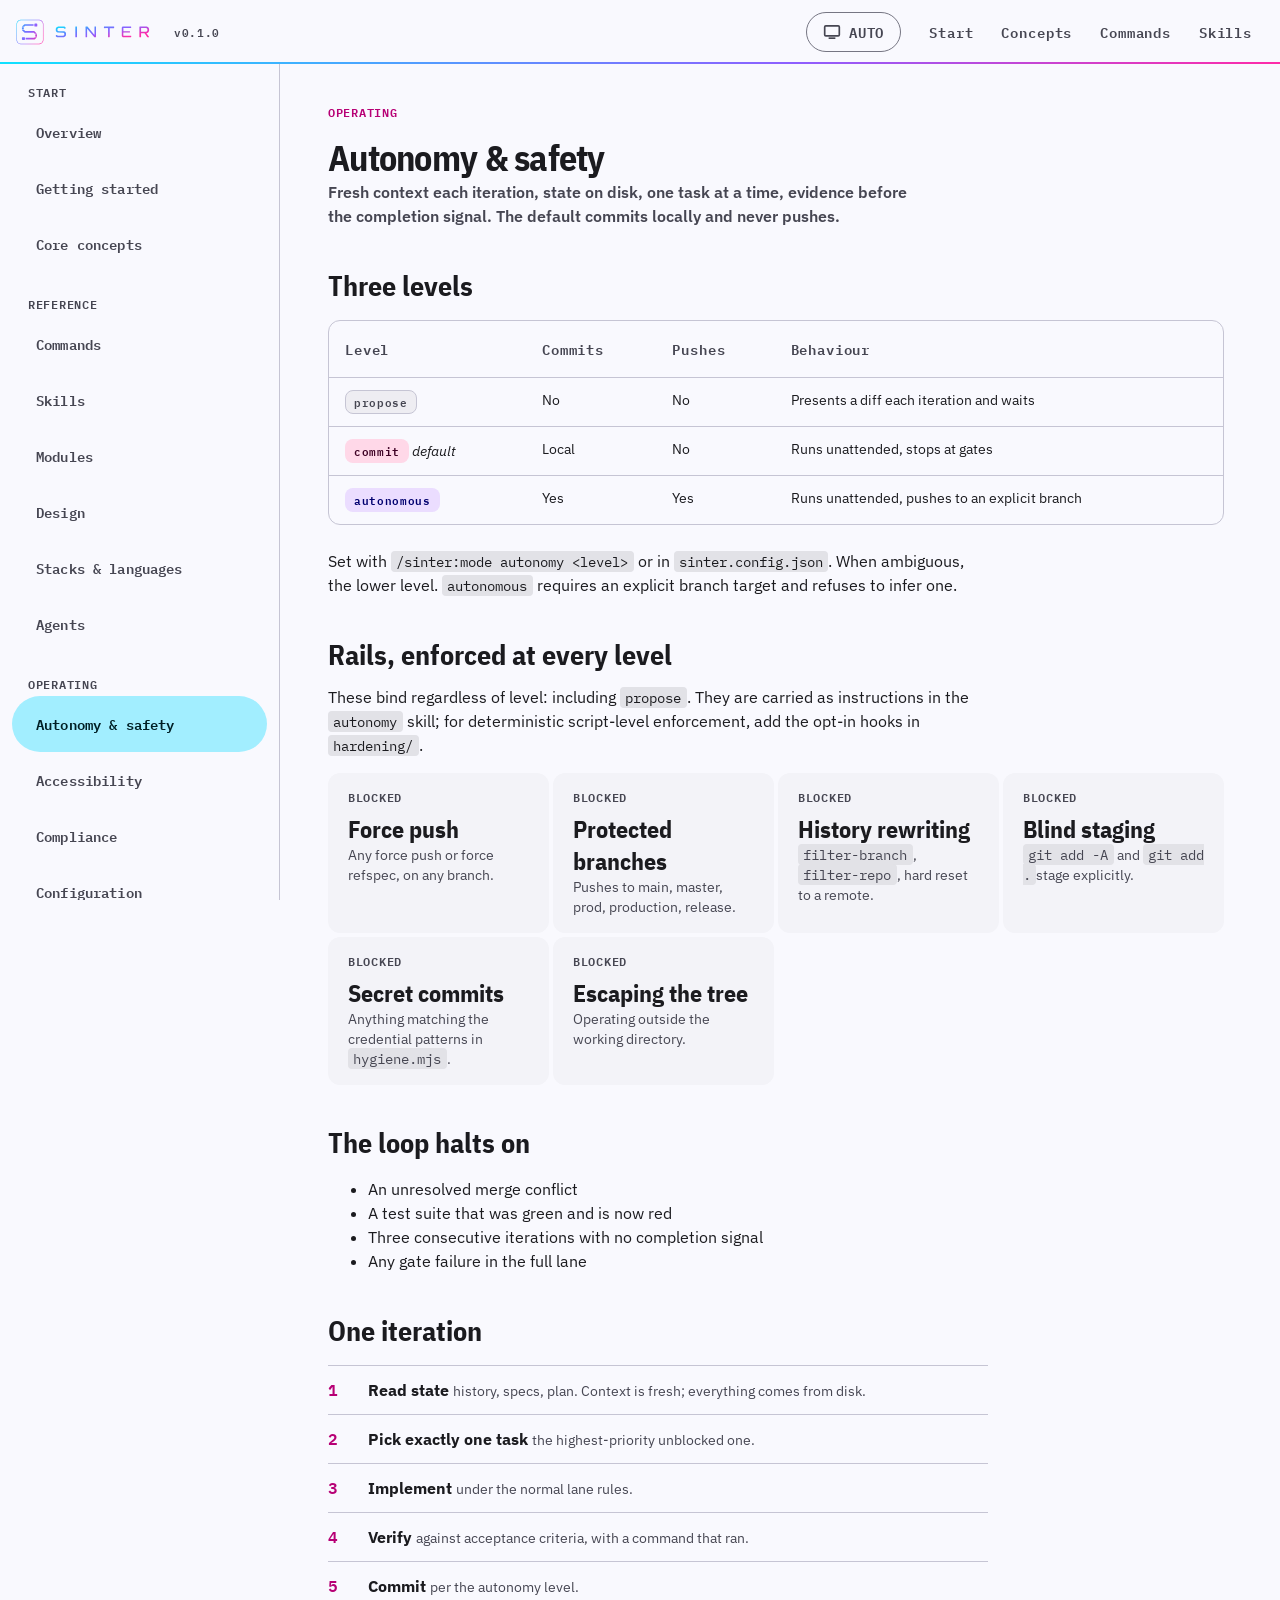
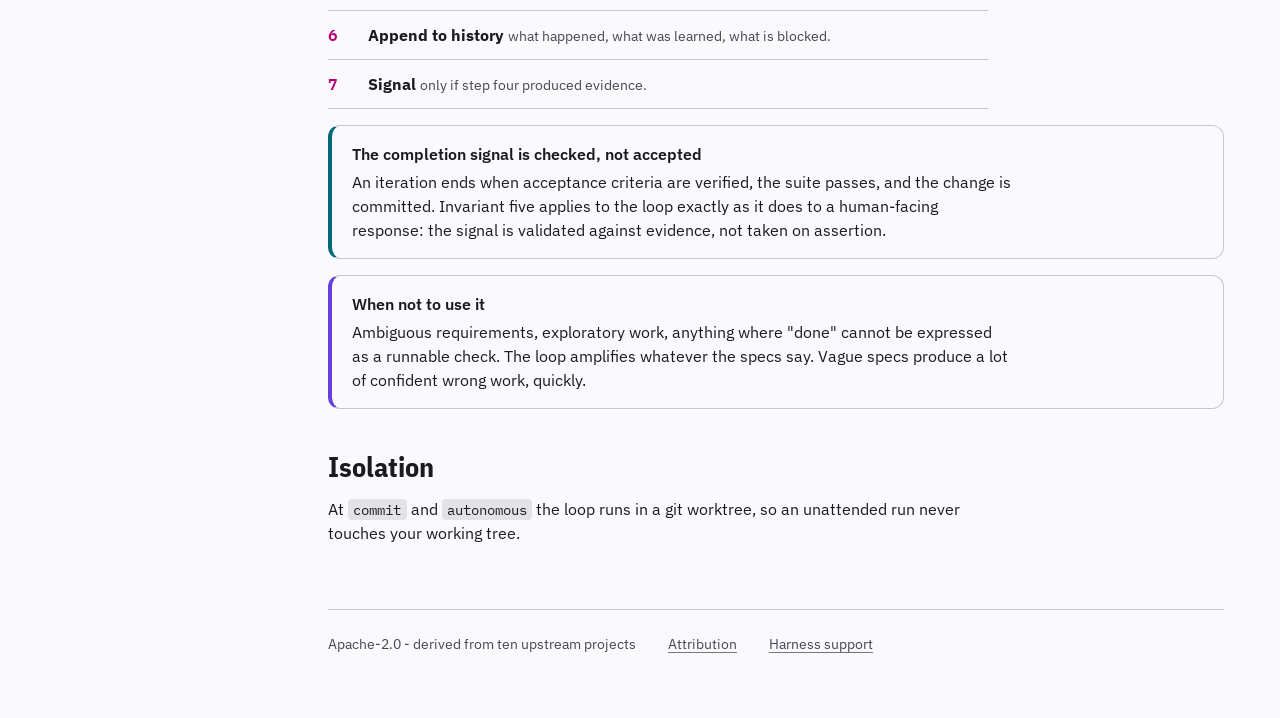
<file: autonomy.html>
<!doctype html>
<html lang="en"><head><meta charset="utf-8"><meta name="viewport" content="width=device-width, initial-scale=1">
<title>Autonomy &amp; safety - Sinter</title><meta name="description" content="Three autonomy levels, the rails that bind at all of them, and the halt conditions."><meta name="color-scheme" content="light dark">
<link rel="preconnect" href="https://fonts.googleapis.com"><link rel="preconnect" href="https://fonts.gstatic.com" crossorigin>
<link rel="stylesheet" href="https://fonts.googleapis.com/css2?family=IBM+Plex+Mono:wght@400;500;600;700&family=IBM+Plex+Sans+Condensed:wght@600;700&family=IBM+Plex+Sans:wght@400;500;600&display=swap">
<link rel="icon" href="assets/favicon.svg" type="image/svg+xml">
<link rel="apple-touch-icon" href="assets/favicon-180.png">
<link rel="stylesheet" href="assets/sinter.css">
<script>try{var t=localStorage.getItem("sinter-theme");if(t==="light"||t==="dark")document.documentElement.setAttribute("data-theme",t);}catch(e){}</script></head>
<body>
<a class="skiplink" href="#content">Skip to content</a>
<header class="topbar"><button class="railtoggle" type="button" aria-expanded="false" aria-controls="rail">Menu</button>
<a class="brand" href="index.html"><svg class="brand__mark" viewBox="0 0 64 64" aria-hidden="true" focusable="false"><defs><linearGradient id="bm" x1="0" y1="0" x2="1" y2="1"><stop offset="0" stop-color="#10e1ff"/><stop offset=".38" stop-color="#6080ff"/><stop offset=".62" stop-color="#8e5fff"/><stop offset="1" stop-color="#ff2ba8"/></linearGradient></defs><path fill="url(#bm)" fill-rule="evenodd" d="M41.81 38.4L37.78 38.4L36.22 39.64L19.31 39.64L19.31 42.9L37.16 42.9L37.93 42.43L41.81 38.55Z M12.33 38.71L12.33 38.86L12.02 39.17L12.02 39.48L11.86 39.64L11.86 42.74L12.02 42.9L12.02 43.05L12.17 43.21L12.17 43.36L12.48 43.67L12.64 43.67L12.79 43.83L16.98 43.83L17.14 43.67L17.29 43.67L17.45 43.52L17.6 43.52L17.6 43.36L17.76 43.21L17.76 43.05L17.91 42.9L17.91 39.48L17.76 39.33L17.76 39.17L17.14 38.55L16.83 38.55L16.67 38.4L13.1 38.4L12.95 38.55L12.64 38.55L12.48 38.71Z M38.71 32.5L38.55 32.66L38.55 36.22L38.71 36.38L38.71 36.84L38.55 37.0L38.55 37.16L38.71 37.31L41.97 37.31L41.97 32.5Z M12.02 24.12L12.02 24.28L16.67 28.93L17.6 29.4L35.14 29.4L35.76 29.71L37.0 30.95L37.78 31.41L41.81 31.41L41.81 31.26L37.0 26.45L36.22 26.14L18.84 26.14L18.22 25.83L16.36 24.12Z M11.86 18.38L11.86 23.03L15.59 23.03L15.59 18.38Z M11.86 17.29L16.36 17.29L16.67 17.14L17.91 15.9L18.53 15.59L35.14 15.59L35.14 12.33L17.29 12.33L16.21 12.79L12.02 16.98Z M37.31 11.4L36.84 11.86L36.84 12.17L36.69 12.33L36.69 15.9L36.84 16.05L36.84 16.36L37.47 16.98L37.78 16.98L37.93 17.14L41.5 17.14L41.66 16.98L41.81 16.98L41.97 16.83L42.12 16.83L42.43 16.52L42.43 16.36L42.59 16.21L42.59 12.33L42.43 12.17L42.43 12.02L42.28 11.86L42.28 11.71L42.12 11.55L41.97 11.55L41.81 11.4L41.66 11.4L41.5 11.24L37.62 11.24L37.47 11.4Z M4.26 6.9L6.9 5.03L10.47 4.26L46.0 4.26L48.48 4.88L50.81 6.28L53.14 9.22L53.91 12.33L53.91 44.14L53.45 46.16L51.9 48.79L49.72 50.66L46.16 51.74L9.69 51.74L6.59 50.97L4.26 49.26L2.71 47.09L1.93 43.98L1.93 11.86L2.71 9.07Z M3.02 6.74L1.78 8.76L1.0 11.55L1.0 44.45L2.24 48.33L4.26 50.66L7.05 52.21L9.38 52.67L46.93 52.67L50.19 51.59L52.98 49.1L54.22 46.93L54.84 44.29L54.84 11.55L53.6 7.98L51.74 5.66L48.64 3.79L46.78 3.33L9.07 3.33L5.5 4.57Z"/></svg><svg class="brand__lockup" viewBox="0 0 268 56" aria-hidden="true" focusable="false"><defs><linearGradient id="bl" x1="0" y1="0" x2="1" y2="0.6"><stop offset="0" stop-color="#10e1ff"/><stop offset=".38" stop-color="#6080ff"/><stop offset=".62" stop-color="#8e5fff"/><stop offset="1" stop-color="#ff2ba8"/></linearGradient></defs><g fill="url(#bl)" fill-rule="evenodd"><path d="M41.81 38.4L37.78 38.4L36.22 39.64L19.31 39.64L19.31 42.9L37.16 42.9L37.93 42.43L41.81 38.55Z M12.33 38.71L12.33 38.86L12.02 39.17L12.02 39.48L11.86 39.64L11.86 42.74L12.02 42.9L12.02 43.05L12.17 43.21L12.17 43.36L12.48 43.67L12.64 43.67L12.79 43.83L16.98 43.83L17.14 43.67L17.29 43.67L17.45 43.52L17.6 43.52L17.6 43.36L17.76 43.21L17.76 43.05L17.91 42.9L17.91 39.48L17.76 39.33L17.76 39.17L17.14 38.55L16.83 38.55L16.67 38.4L13.1 38.4L12.95 38.55L12.64 38.55L12.48 38.71Z M38.71 32.5L38.55 32.66L38.55 36.22L38.71 36.38L38.71 36.84L38.55 37.0L38.55 37.16L38.71 37.31L41.97 37.31L41.97 32.5Z M12.02 24.12L12.02 24.28L16.67 28.93L17.6 29.4L35.14 29.4L35.76 29.71L37.0 30.95L37.78 31.41L41.81 31.41L41.81 31.26L37.0 26.45L36.22 26.14L18.84 26.14L18.22 25.83L16.36 24.12Z M11.86 18.38L11.86 23.03L15.59 23.03L15.59 18.38Z M11.86 17.29L16.36 17.29L16.67 17.14L17.91 15.9L18.53 15.59L35.14 15.59L35.14 12.33L17.29 12.33L16.21 12.79L12.02 16.98Z M37.31 11.4L36.84 11.86L36.84 12.17L36.69 12.33L36.69 15.9L36.84 16.05L36.84 16.36L37.47 16.98L37.78 16.98L37.93 17.14L41.5 17.14L41.66 16.98L41.81 16.98L41.97 16.83L42.12 16.83L42.43 16.52L42.43 16.36L42.59 16.21L42.59 12.33L42.43 12.17L42.43 12.02L42.28 11.86L42.28 11.71L42.12 11.55L41.97 11.55L41.81 11.4L41.66 11.4L41.5 11.24L37.62 11.24L37.47 11.4Z M4.26 6.9L6.9 5.03L10.47 4.26L46.0 4.26L48.48 4.88L50.81 6.28L53.14 9.22L53.91 12.33L53.91 44.14L53.45 46.16L51.9 48.79L49.72 50.66L46.16 51.74L9.69 51.74L6.59 50.97L4.26 49.26L2.71 47.09L1.93 43.98L1.93 11.86L2.71 9.07Z M3.02 6.74L1.78 8.76L1.0 11.55L1.0 44.45L2.24 48.33L4.26 50.66L7.05 52.21L9.38 52.67L46.93 52.67L50.19 51.59L52.98 49.1L54.22 46.93L54.84 44.29L54.84 11.55L53.6 7.98L51.74 5.66L48.64 3.79L46.78 3.33L9.07 3.33L5.5 4.57Z"/><g transform="translate(78 17)"><path d="M172.13 3.36L172.39 3.11L182.22 3.11L182.48 3.36L183.0 3.36L183.26 3.62L183.52 3.62L184.29 4.4L184.29 4.66L184.55 4.92L184.55 5.44L184.81 5.69L184.81 7.76L184.55 8.02L184.55 8.54L184.29 8.8L184.29 9.06L183.52 9.84L183.26 9.84L183.0 10.09L182.74 10.09L182.48 10.35L181.96 10.35L181.71 10.61L172.39 10.61L172.13 10.35Z M169.02 0.26L168.76 0.78L168.76 20.96L169.28 21.48L171.87 21.48L172.13 20.96L172.13 13.72L172.39 13.46L178.86 13.46L180.93 16.05L184.55 21.48L187.92 21.48L188.18 20.96L187.66 19.93L186.88 19.15L183.0 13.72L183.26 13.2L184.81 12.94L186.36 11.91L187.66 10.09L187.66 9.58L188.18 8.54L188.18 4.92L187.92 4.66L187.92 3.88L186.88 2.07L185.85 1.04L183.26 -0.0L169.54 -0.0Z M134.6 0.26L133.56 1.81L133.56 19.15L134.08 20.19L135.12 21.22L135.89 21.48L151.94 21.48L152.46 20.96L152.46 19.15L152.2 18.64L151.42 18.38L137.19 18.38L136.67 17.86L136.67 12.68L137.19 12.16L149.61 12.16L149.87 11.91L149.87 9.58L149.61 9.32L136.93 9.32L136.67 9.06L136.93 8.54L136.67 8.02L136.93 7.76L136.67 3.62L137.19 3.11L151.94 3.11L152.46 2.59L152.2 0.26L151.94 -0.0L135.12 -0.0Z M98.36 -0.0L97.85 0.52L97.85 2.85L98.11 3.11L98.62 3.11L98.88 3.36L99.92 3.36L100.18 3.11L100.69 3.36L101.21 3.36L101.47 3.11L102.51 3.11L102.76 3.36L103.28 3.11L104.58 3.11L104.84 3.36L105.35 3.36L105.87 3.11L106.13 3.36L106.13 20.96L106.39 21.48L108.98 21.48L109.49 20.71L109.49 3.36L109.75 3.11L110.01 3.36L113.64 3.36L113.89 3.11L114.15 3.36L117.52 3.36L118.29 2.85L118.29 0.52L118.04 -0.0Z M61.35 -0.0L60.84 1.81L61.09 2.59L61.09 21.22L61.35 21.48L63.94 21.48L64.2 21.22L64.2 4.92L64.46 4.66L78.69 21.48L81.54 21.48L82.06 20.96L82.06 0.52L81.8 -0.0L79.21 -0.0L78.95 0.26L78.95 16.05L78.69 16.31L78.18 16.05L64.98 -0.0Z M41.16 -0.0L40.65 0.52L40.65 21.22L40.91 21.48L43.49 21.48L44.01 20.96L44.01 0.52L43.49 -0.0Z M3.38 1.29L2.34 2.59L1.56 4.4L1.56 8.02L2.34 9.84L3.89 11.39L5.71 12.16L16.84 12.42L18.39 13.72L18.65 16.31L17.35 17.86L16.32 18.38L5.96 18.38L4.67 17.86L4.15 17.08L2.86 16.82L1.56 17.86L1.56 19.41L3.12 20.96L4.41 21.48L17.61 21.48L19.42 20.71L21.24 18.89L22.01 17.08L22.01 13.46L21.24 11.65L19.68 10.09L17.87 9.32L7.52 9.32L6.48 9.06L5.45 8.28L4.93 7.25L4.93 5.18L5.71 3.88L7.26 3.11L17.09 3.11L19.16 4.4L20.46 4.4L21.24 3.62L20.98 1.55L19.94 0.52L18.39 -0.0L6.22 -0.0Z"/></g></g></svg><span class="visually-hidden">Sinter documentation: home</span></a><span class="brand__ver" aria-hidden="true">v0.1.0</span><div class="topbar__spacer"></div>
  <button class="themetoggle" id="themeToggle" type="button"
    aria-label="Colour theme: following system. Activate to choose light or dark.">
    <span class="ico ico--auto"><svg viewBox="0 0 16 16" fill="none" stroke="currentColor" stroke-width="1.5" aria-hidden="true"><rect x="1.5" y="2.5" width="13" height="9" rx="1"/><path d="M5 13.5h6"/></svg></span>
    <span class="ico ico--light"><svg viewBox="0 0 16 16" fill="none" stroke="currentColor" stroke-width="1.5" aria-hidden="true"><circle cx="8" cy="8" r="3.2"/><path d="M8 1v1.6M8 13.4V15M15 8h-1.6M2.6 8H1M12.9 3.1l-1.1 1.1M4.2 11.8l-1.1 1.1M12.9 12.9l-1.1-1.1M4.2 4.2 3.1 3.1"/></svg></span>
    <span class="ico ico--dark"><svg viewBox="0 0 16 16" fill="none" stroke="currentColor" stroke-width="1.5" aria-hidden="true"><path d="M13.5 9.6A5.8 5.8 0 0 1 6.4 2.5a5.8 5.8 0 1 0 7.1 7.1Z"/></svg></span>
    <span id="themeLabel">Auto</span>
  </button>
  <nav class="topbar__links" aria-label="Primary">
<a href="start.html">Start</a><a href="concepts.html">Concepts</a><a href="commands.html">Commands</a><a href="skills.html">Skills</a></nav></header>
<p id="themeStatus" class="visually-hidden" role="status" aria-live="polite"></p>
<div class="shell"><nav class="rail" id="rail" aria-label="Documentation"><div class="rail__group">Start</div><a href="index.html">Overview</a><a href="start.html">Getting started</a><a href="concepts.html">Core concepts</a><div class="rail__group">Reference</div><a href="commands.html">Commands</a><a href="skills.html">Skills</a><a href="modules.html">Modules</a><a href="design.html">Design</a><a href="stacks.html">Stacks &amp; languages</a><a href="agents.html">Agents</a><div class="rail__group">Operating</div><a href="autonomy.html">Autonomy &amp; safety</a><a href="accessibility.html">Accessibility</a><a href="compliance.html">Compliance</a><a href="config.html">Configuration</a><div class="rail__group">Project</div><a href="harnesses.html">Harnesses</a><a href="credits.html">Attribution</a></nav><main id="content" tabindex="-1">
    <span class="eyebrow">Operating</span>
    <h1>Autonomy &amp; safety</h1>
    <p class="lede">Fresh context each iteration, state on disk, one task at a time, evidence
    before the completion signal. The default commits locally and never pushes.</p>

    <h2>Three levels</h2>
    <div class="scroller reveal" role="region" tabindex="0" aria-label="Table: Level and related columns, scrollable"><table class="reveal"><thead><tr><th scope="col">Level</th><th scope="col">Commits</th><th scope="col">Pushes</th><th scope="col">Behaviour</th></tr></thead><tbody><tr><td><span class="tag">propose</span></td><td>No</td><td>No</td><td>Presents a diff each iteration and waits</td></tr><tr><td><span class="tag tag--molten">commit</span> <em>default</em></td><td>Local</td><td>No</td><td>Runs unattended, stops at gates</td></tr><tr><td><span class="tag tag--caution">autonomous</span></td><td>Yes</td><td>Yes</td><td>Runs unattended, pushes to an explicit branch</td></tr></tbody></table></div>
    <p>Set with <code>/sinter:mode autonomy &lt;level&gt;</code> or in
    <code>sinter.config.json</code>. When ambiguous, the lower level.
    <code>autonomous</code> requires an explicit branch target and refuses to infer one.</p>

    <h2>Rails, enforced at every level</h2>
    <p>These bind regardless of level: including <code>propose</code>. They are carried as instructions in the <code>autonomy</code> skill; for
    deterministic script-level enforcement, add the opt-in hooks in <code>hardening/</code>.</p>
    <div class="cells cells--3 reveal"><div class="cell"><span class="cell__k">Blocked</span><div class="cell__v">Force push</div><p>Any force push or force refspec, on any branch.</p></div><div class="cell"><span class="cell__k">Blocked</span><div class="cell__v">Protected branches</div><p>Pushes to main, master, prod, production, release.</p></div><div class="cell"><span class="cell__k">Blocked</span><div class="cell__v">History rewriting</div><p><code>filter-branch</code>, <code>filter-repo</code>, hard reset to a remote.</p></div><div class="cell"><span class="cell__k">Blocked</span><div class="cell__v">Blind staging</div><p><code>git add -A</code> and <code>git add .</code>stage explicitly.</p></div><div class="cell"><span class="cell__k">Blocked</span><div class="cell__v">Secret commits</div><p>Anything matching the credential patterns in <code>hygiene.mjs</code>.</p></div><div class="cell"><span class="cell__k">Blocked</span><div class="cell__v">Escaping the tree</div><p>Operating outside the working directory.</p></div></div>

    <h2>The loop halts on</h2>
    <ul>
      <li>An unresolved merge conflict</li>
      <li>A test suite that was green and is now red</li>
      <li>Three consecutive iterations with no completion signal</li>
      <li>Any gate failure in the full lane</li>
    </ul>

    <h2>One iteration</h2>
    <ol class="ladder reveal">
      <li><div><b>Read state</b> <span>history, specs, plan. Context is fresh; everything comes from disk.</span></div></li>
      <li><div><b>Pick exactly one task</b> <span>the highest-priority unblocked one.</span></div></li>
      <li><div><b>Implement</b> <span>under the normal lane rules.</span></div></li>
      <li><div><b>Verify</b> <span>against acceptance criteria, with a command that ran.</span></div></li>
      <li><div><b>Commit</b> <span>per the autonomy level.</span></div></li>
      <li><div><b>Append to history</b> <span>what happened, what was learned, what is blocked.</span></div></li>
      <li><div><b>Signal</b> <span>only if step four produced evidence.</span></div></li>
    </ol>
    <div class="slab slab--flux reveal">
      <div class="slab__t">The completion signal is checked, not accepted</div>
      <p>An iteration ends when acceptance criteria are verified, the suite passes, and the
      change is committed. Invariant five applies to the loop exactly as it does to a
      human-facing response: the signal is validated against evidence, not taken on
      assertion.</p>
    </div>
    <div class="slab slab--caution reveal">
      <div class="slab__t">When not to use it</div>
      <p>Ambiguous requirements, exploratory work, anything where "done" cannot be expressed
      as a runnable check. The loop amplifies whatever the specs say. Vague specs produce a
      lot of confident wrong work, quickly.</p>
    </div>

    <h2>Isolation</h2>
    <p>At <code>commit</code> and <code>autonomous</code> the loop runs in a git worktree, so
    an unattended run never touches your working tree.</p>

<footer class="footer"><span>Apache-2.0 - derived from ten upstream projects</span>
<a href="credits.html">Attribution</a><a href="harnesses.html">Harness support</a></footer></main></div>
<script src="assets/sinter.js"></script></body></html>
</file>
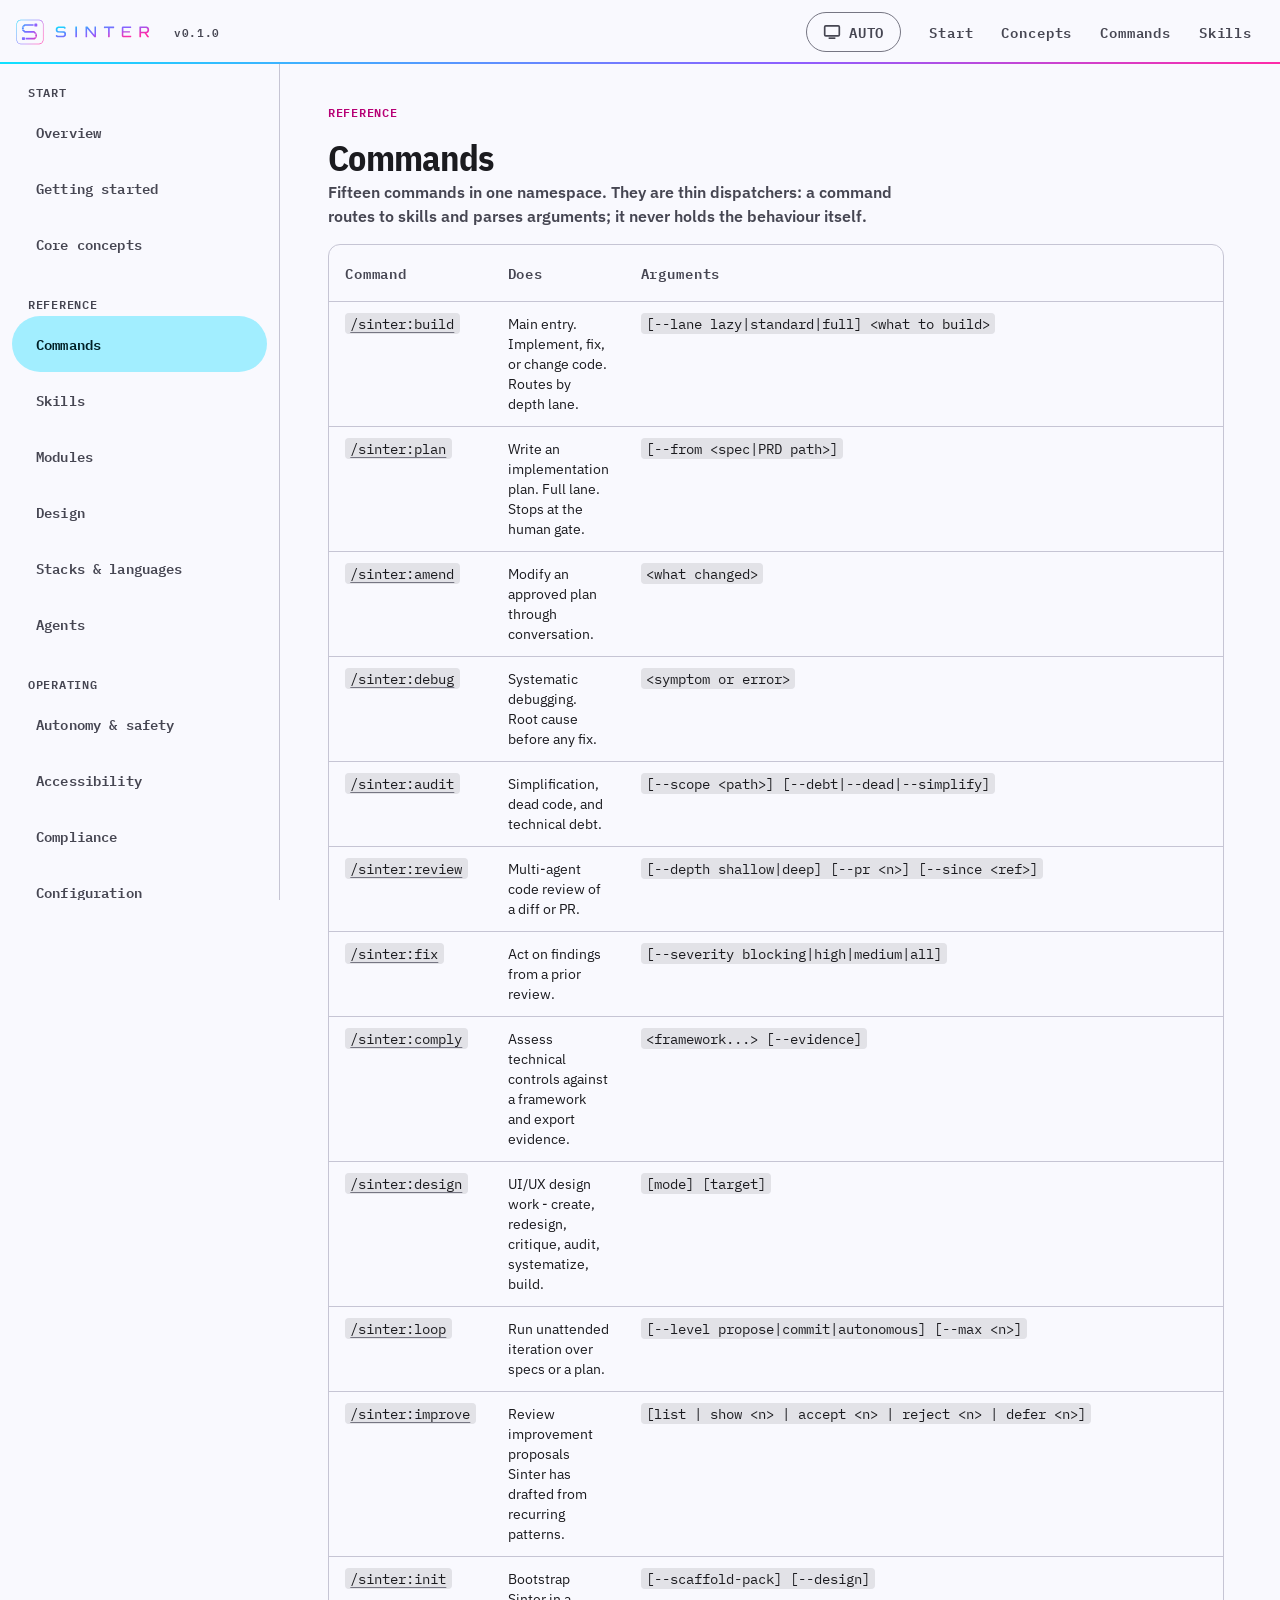
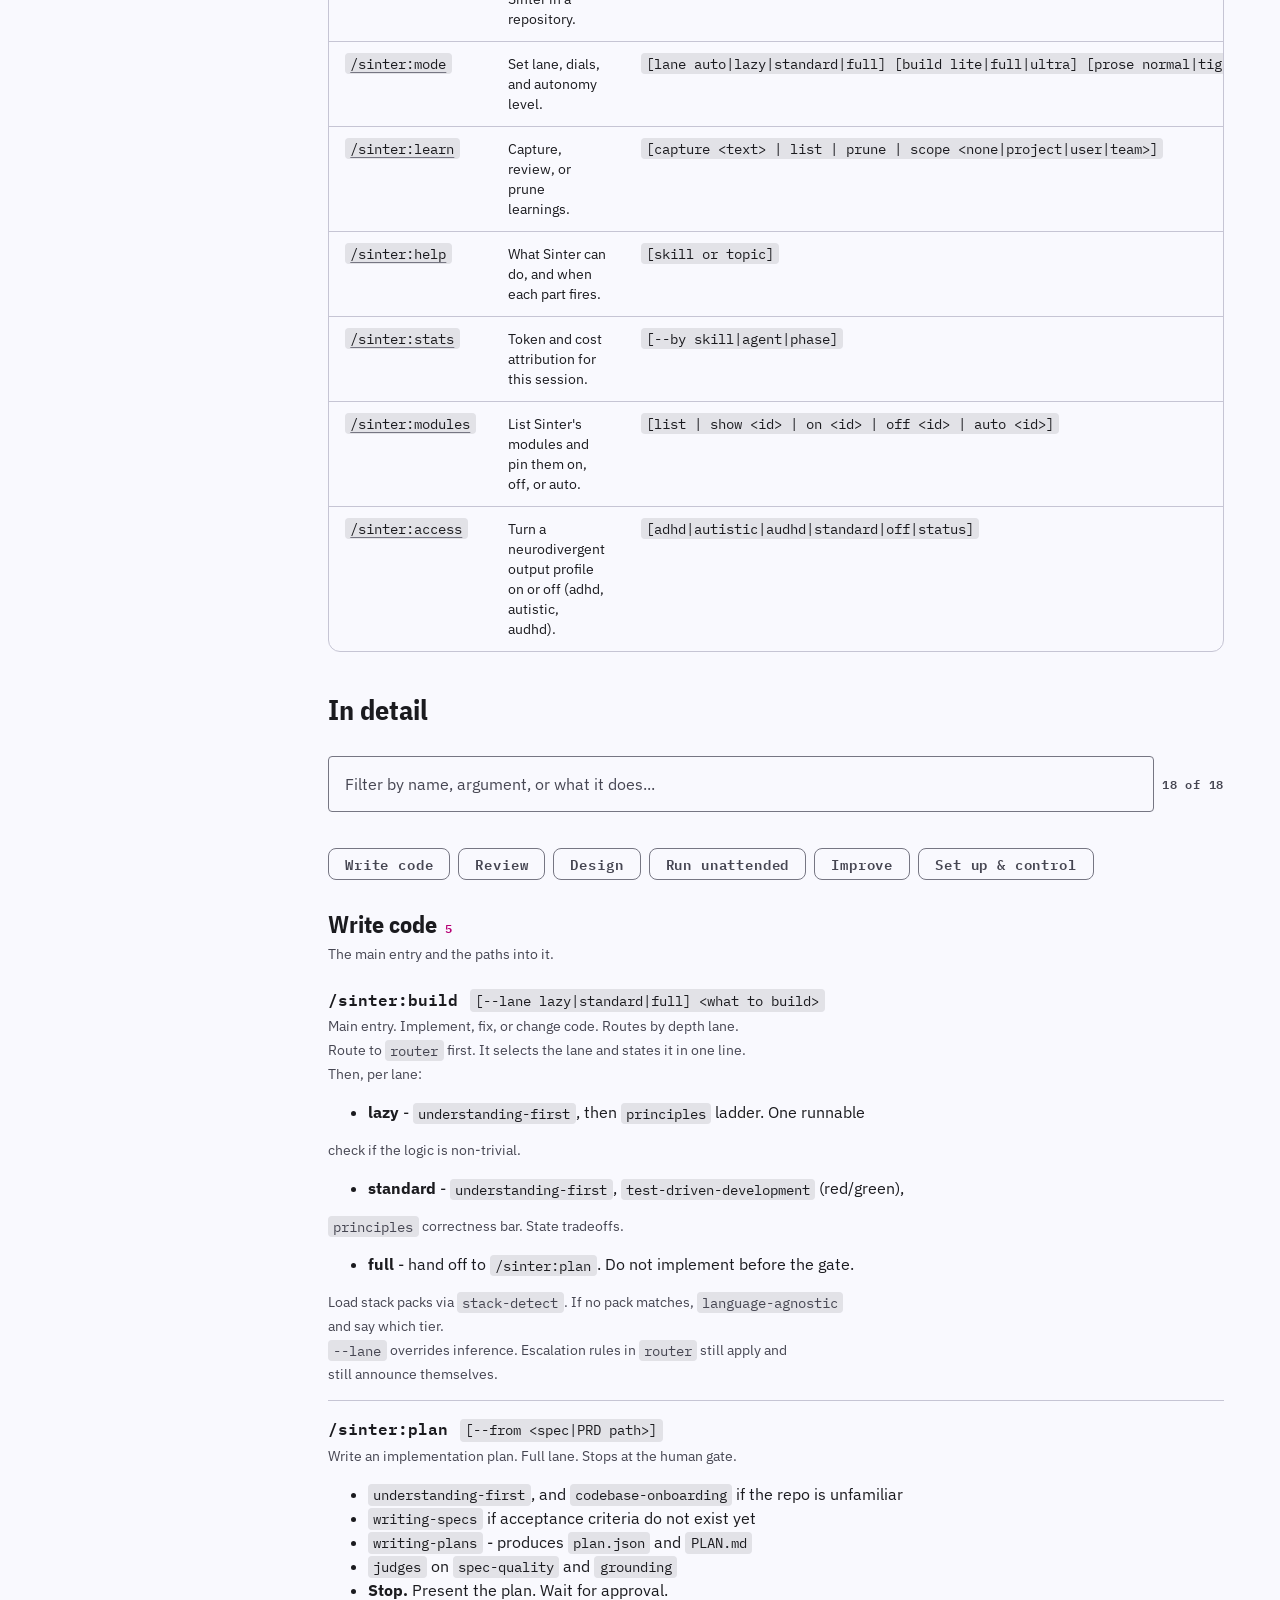
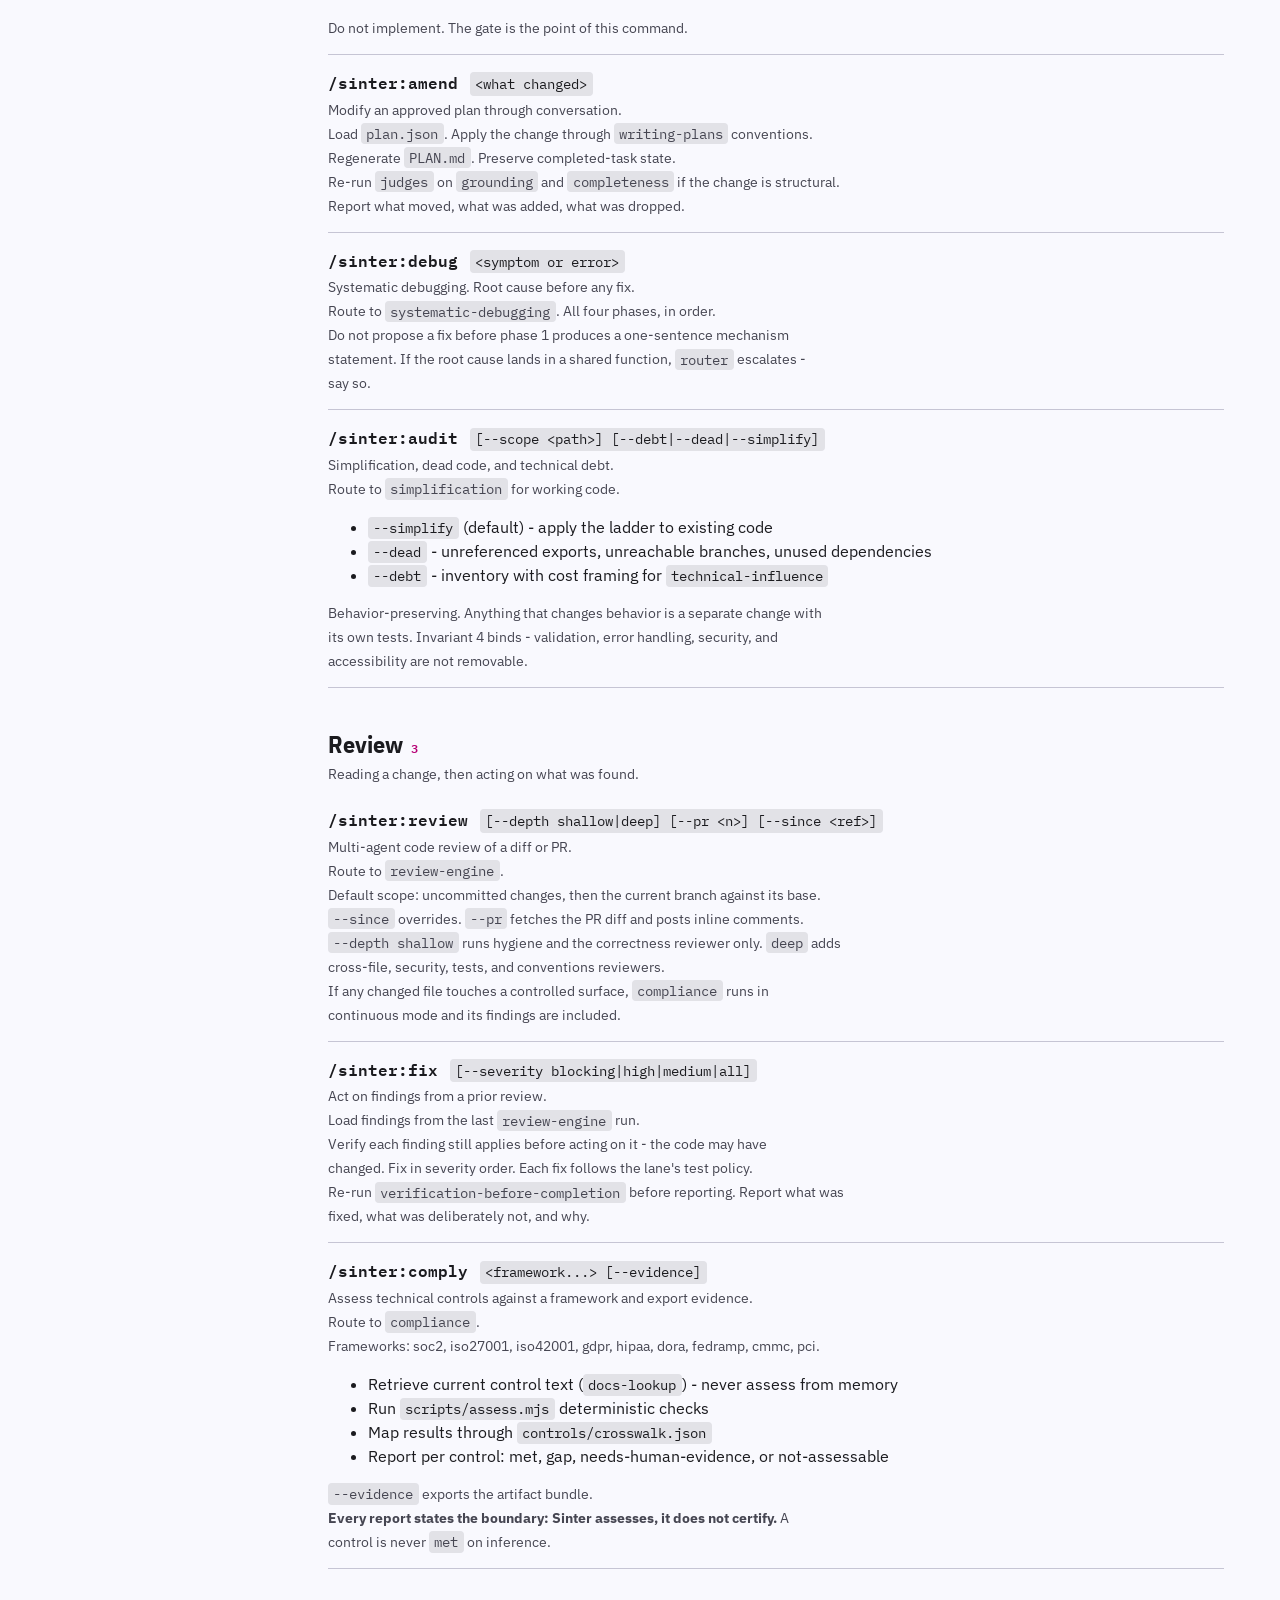
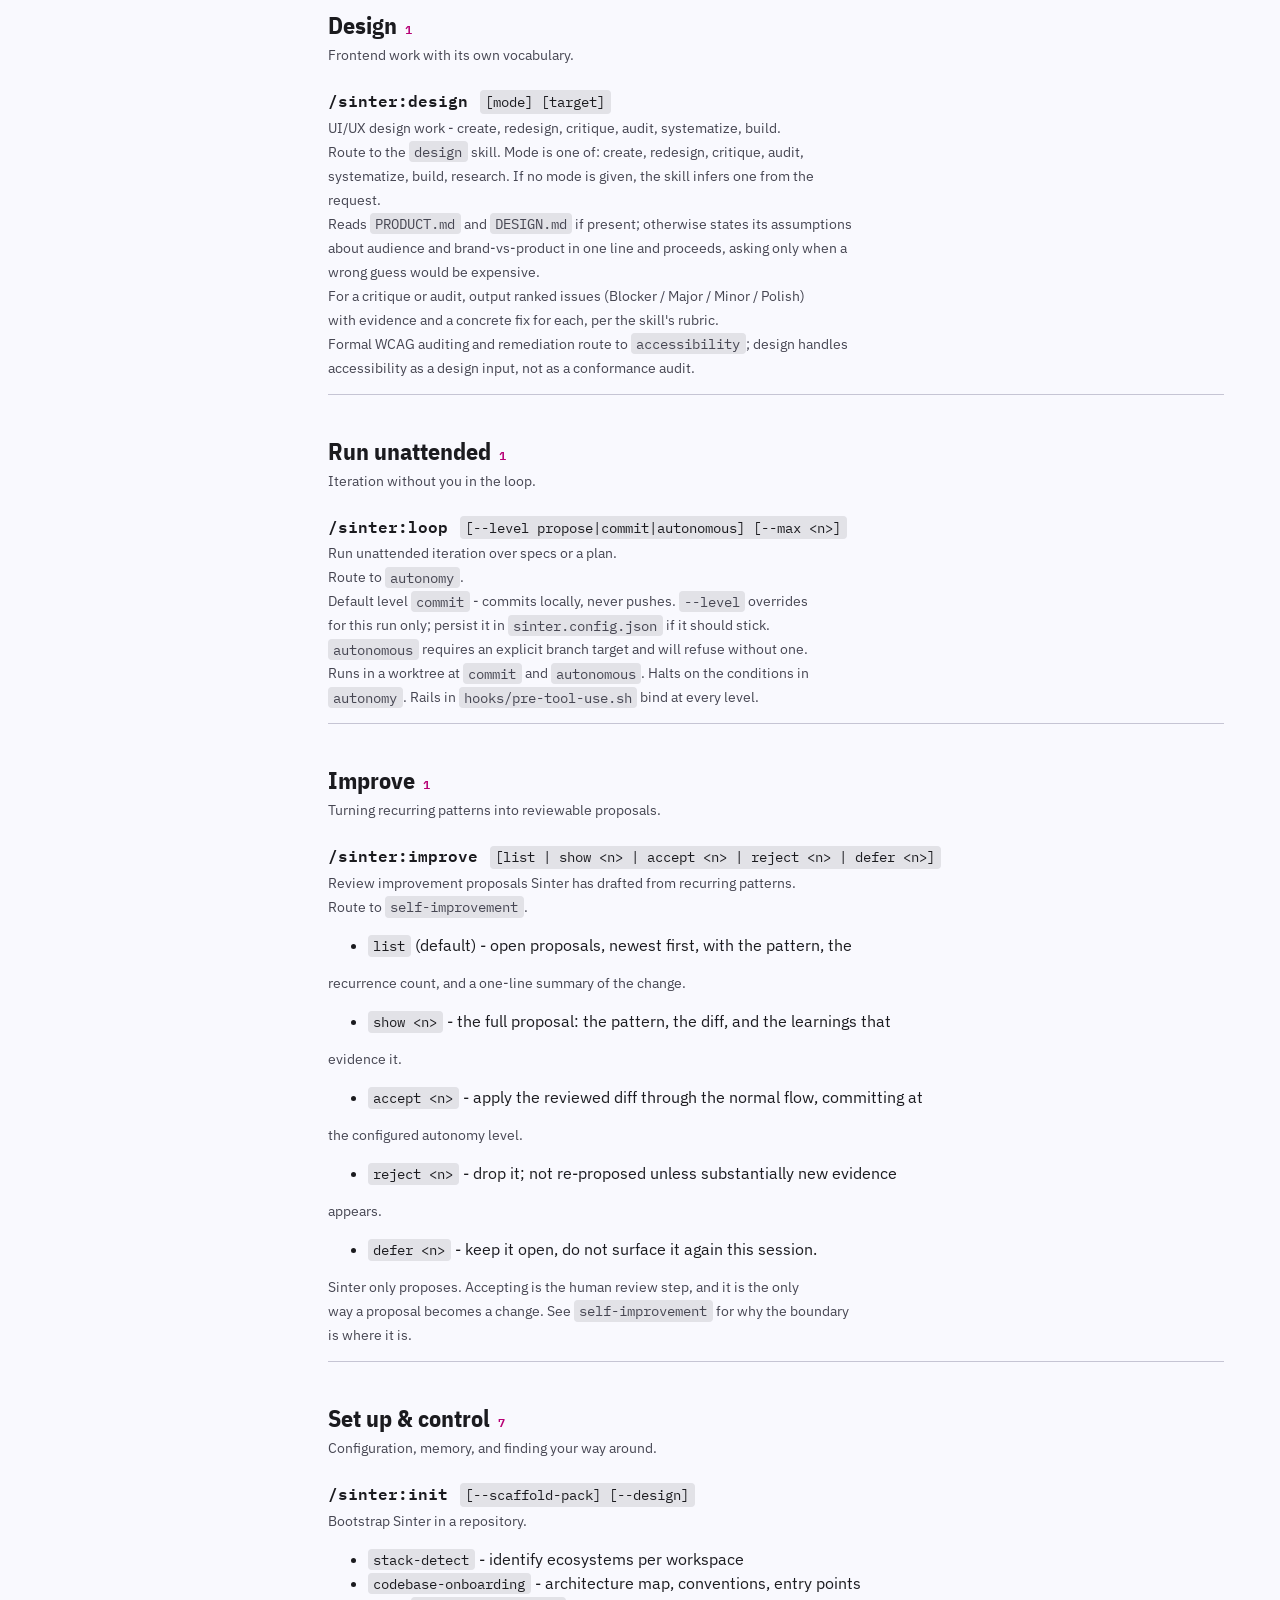
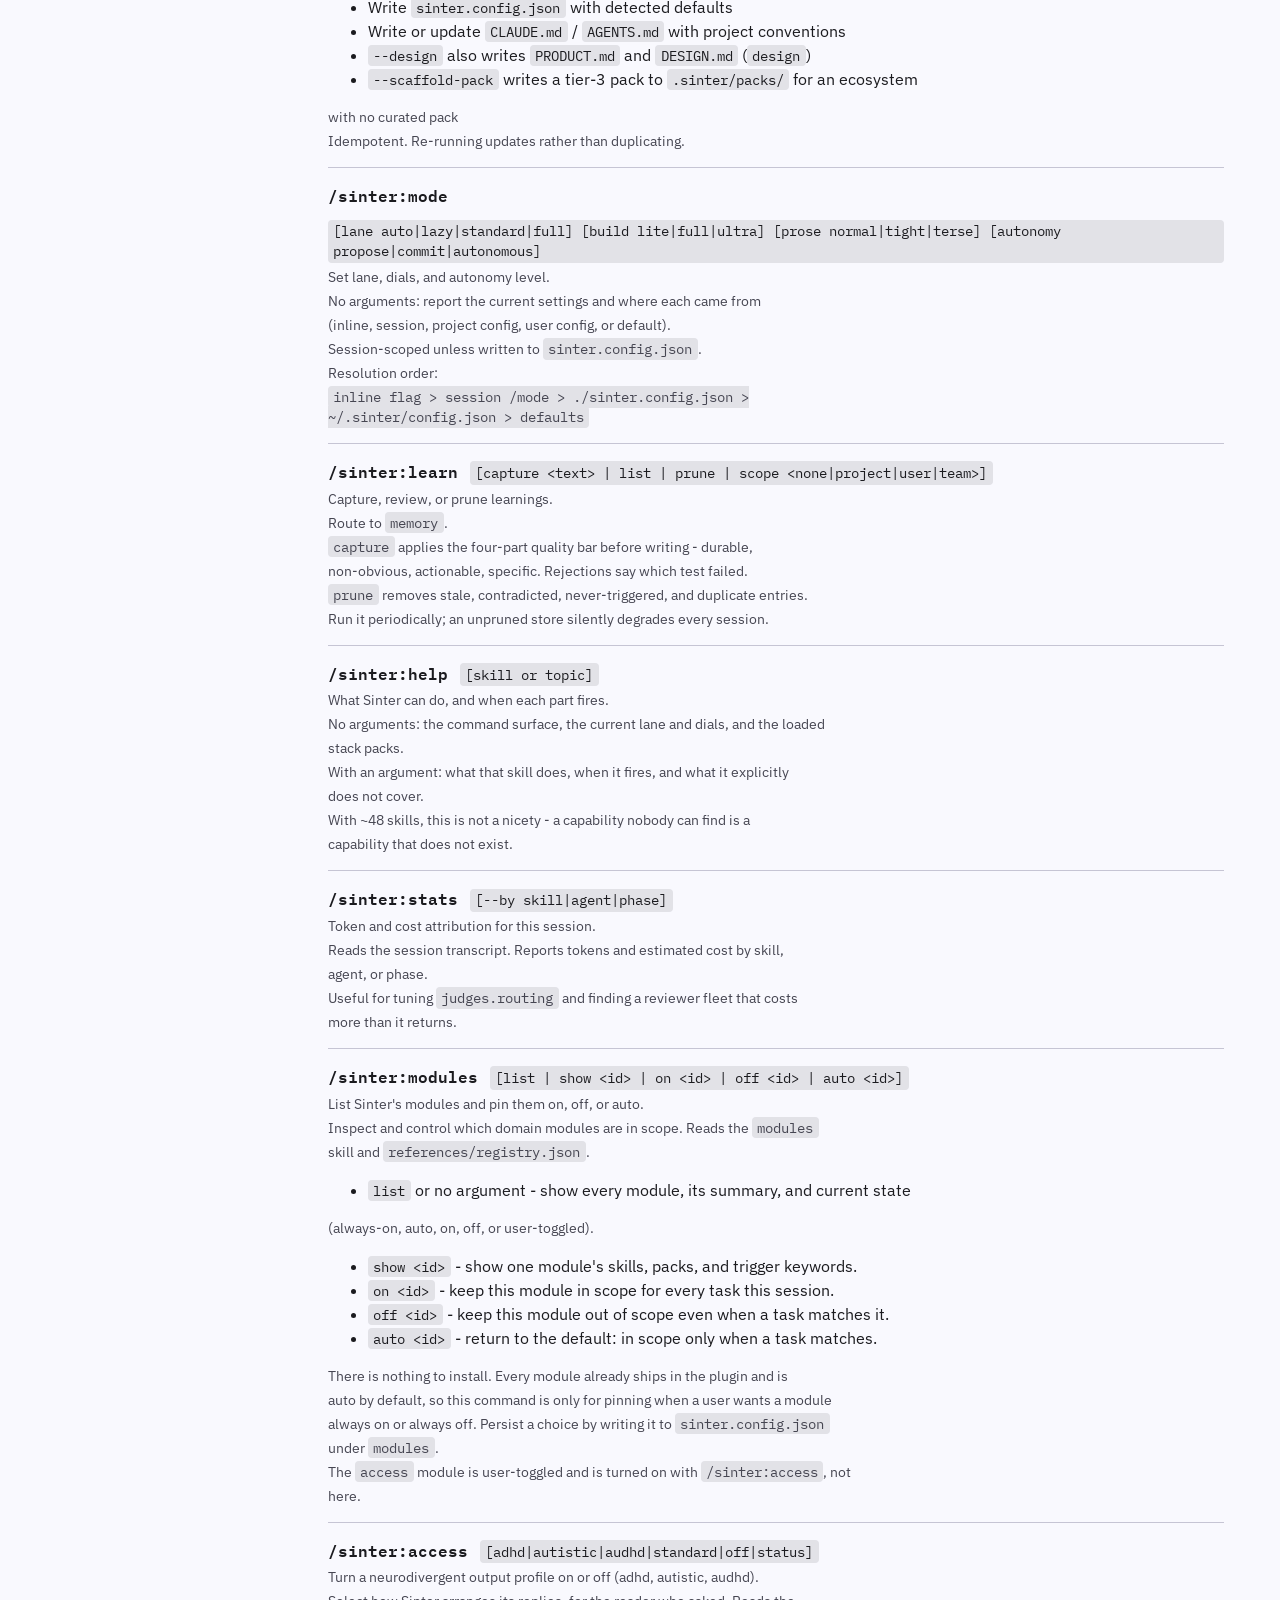
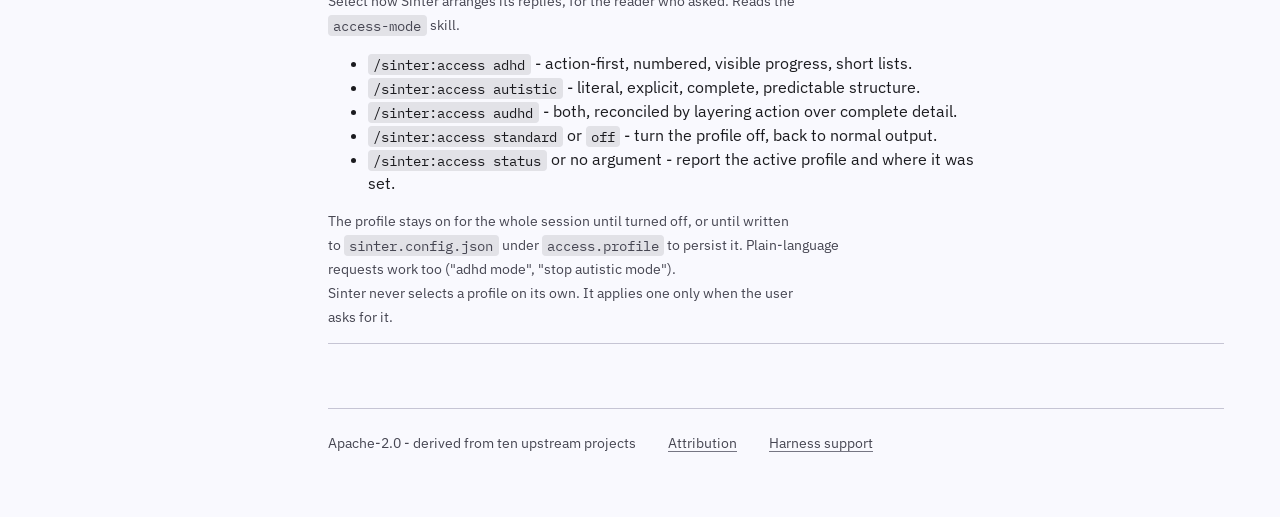
<file: commands.html>
<!doctype html>
<html lang="en">
<head>
<meta charset="utf-8">
<meta name="viewport" content="width=device-width, initial-scale=1">
<title>Commands - Sinter</title>
<meta name="description" content="Every Sinter command, what it does, and what it routes to.">
<meta name="color-scheme" content="light dark">
<link rel="preconnect" href="https://fonts.googleapis.com">
<link rel="preconnect" href="https://fonts.gstatic.com" crossorigin>
<link rel="stylesheet" href="https://fonts.googleapis.com/css2?family=IBM+Plex+Mono:wght@400;500;600;700&family=IBM+Plex+Sans+Condensed:wght@600;700&family=IBM+Plex+Sans:wght@400;500;600&display=swap">
<link rel="icon" href="assets/favicon.svg" type="image/svg+xml">
<link rel="apple-touch-icon" href="assets/favicon-180.png">
<link rel="stylesheet" href="assets/sinter.css">
<script>try{var t=localStorage.getItem("sinter-theme");if(t==="light"||t==="dark")document.documentElement.setAttribute("data-theme",t);}catch(e){}</script>
</head>
<body>
<a class="skiplink" href="#content">Skip to content</a>
<header class="topbar">
  <button class="railtoggle" type="button" aria-expanded="false" aria-controls="rail">Menu</button>
  <a class="brand" href="index.html"><svg class="brand__mark" viewBox="0 0 64 64" aria-hidden="true" focusable="false"><defs><linearGradient id="bm" x1="0" y1="0" x2="1" y2="1"><stop offset="0" stop-color="#10e1ff"/><stop offset=".38" stop-color="#6080ff"/><stop offset=".62" stop-color="#8e5fff"/><stop offset="1" stop-color="#ff2ba8"/></linearGradient></defs><path fill="url(#bm)" fill-rule="evenodd" d="M41.81 38.4L37.78 38.4L36.22 39.64L19.31 39.64L19.31 42.9L37.16 42.9L37.93 42.43L41.81 38.55Z M12.33 38.71L12.33 38.86L12.02 39.17L12.02 39.48L11.86 39.64L11.86 42.74L12.02 42.9L12.02 43.05L12.17 43.21L12.17 43.36L12.48 43.67L12.64 43.67L12.79 43.83L16.98 43.83L17.14 43.67L17.29 43.67L17.45 43.52L17.6 43.52L17.6 43.36L17.76 43.21L17.76 43.05L17.91 42.9L17.91 39.48L17.76 39.33L17.76 39.17L17.14 38.55L16.83 38.55L16.67 38.4L13.1 38.4L12.95 38.55L12.64 38.55L12.48 38.71Z M38.71 32.5L38.55 32.66L38.55 36.22L38.71 36.38L38.71 36.84L38.55 37.0L38.55 37.16L38.71 37.31L41.97 37.31L41.97 32.5Z M12.02 24.12L12.02 24.28L16.67 28.93L17.6 29.4L35.14 29.4L35.76 29.71L37.0 30.95L37.78 31.41L41.81 31.41L41.81 31.26L37.0 26.45L36.22 26.14L18.84 26.14L18.22 25.83L16.36 24.12Z M11.86 18.38L11.86 23.03L15.59 23.03L15.59 18.38Z M11.86 17.29L16.36 17.29L16.67 17.14L17.91 15.9L18.53 15.59L35.14 15.59L35.14 12.33L17.29 12.33L16.21 12.79L12.02 16.98Z M37.31 11.4L36.84 11.86L36.84 12.17L36.69 12.33L36.69 15.9L36.84 16.05L36.84 16.36L37.47 16.98L37.78 16.98L37.93 17.14L41.5 17.14L41.66 16.98L41.81 16.98L41.97 16.83L42.12 16.83L42.43 16.52L42.43 16.36L42.59 16.21L42.59 12.33L42.43 12.17L42.43 12.02L42.28 11.86L42.28 11.71L42.12 11.55L41.97 11.55L41.81 11.4L41.66 11.4L41.5 11.24L37.62 11.24L37.47 11.4Z M4.26 6.9L6.9 5.03L10.47 4.26L46.0 4.26L48.48 4.88L50.81 6.28L53.14 9.22L53.91 12.33L53.91 44.14L53.45 46.16L51.9 48.79L49.72 50.66L46.16 51.74L9.69 51.74L6.59 50.97L4.26 49.26L2.71 47.09L1.93 43.98L1.93 11.86L2.71 9.07Z M3.02 6.74L1.78 8.76L1.0 11.55L1.0 44.45L2.24 48.33L4.26 50.66L7.05 52.21L9.38 52.67L46.93 52.67L50.19 51.59L52.98 49.1L54.22 46.93L54.84 44.29L54.84 11.55L53.6 7.98L51.74 5.66L48.64 3.79L46.78 3.33L9.07 3.33L5.5 4.57Z"/></svg><svg class="brand__lockup" viewBox="0 0 268 56" aria-hidden="true" focusable="false"><defs><linearGradient id="bl" x1="0" y1="0" x2="1" y2="0.6"><stop offset="0" stop-color="#10e1ff"/><stop offset=".38" stop-color="#6080ff"/><stop offset=".62" stop-color="#8e5fff"/><stop offset="1" stop-color="#ff2ba8"/></linearGradient></defs><g fill="url(#bl)" fill-rule="evenodd"><path d="M41.81 38.4L37.78 38.4L36.22 39.64L19.31 39.64L19.31 42.9L37.16 42.9L37.93 42.43L41.81 38.55Z M12.33 38.71L12.33 38.86L12.02 39.17L12.02 39.48L11.86 39.64L11.86 42.74L12.02 42.9L12.02 43.05L12.17 43.21L12.17 43.36L12.48 43.67L12.64 43.67L12.79 43.83L16.98 43.83L17.14 43.67L17.29 43.67L17.45 43.52L17.6 43.52L17.6 43.36L17.76 43.21L17.76 43.05L17.91 42.9L17.91 39.48L17.76 39.33L17.76 39.17L17.14 38.55L16.83 38.55L16.67 38.4L13.1 38.4L12.95 38.55L12.64 38.55L12.48 38.71Z M38.71 32.5L38.55 32.66L38.55 36.22L38.71 36.38L38.71 36.84L38.55 37.0L38.55 37.16L38.71 37.31L41.97 37.31L41.97 32.5Z M12.02 24.12L12.02 24.28L16.67 28.93L17.6 29.4L35.14 29.4L35.76 29.71L37.0 30.95L37.78 31.41L41.81 31.41L41.81 31.26L37.0 26.45L36.22 26.14L18.84 26.14L18.22 25.83L16.36 24.12Z M11.86 18.38L11.86 23.03L15.59 23.03L15.59 18.38Z M11.86 17.29L16.36 17.29L16.67 17.14L17.91 15.9L18.53 15.59L35.14 15.59L35.14 12.33L17.29 12.33L16.21 12.79L12.02 16.98Z M37.31 11.4L36.84 11.86L36.84 12.17L36.69 12.33L36.69 15.9L36.84 16.05L36.84 16.36L37.47 16.98L37.78 16.98L37.93 17.14L41.5 17.14L41.66 16.98L41.81 16.98L41.97 16.83L42.12 16.83L42.43 16.52L42.43 16.36L42.59 16.21L42.59 12.33L42.43 12.17L42.43 12.02L42.28 11.86L42.28 11.71L42.12 11.55L41.97 11.55L41.81 11.4L41.66 11.4L41.5 11.24L37.62 11.24L37.47 11.4Z M4.26 6.9L6.9 5.03L10.47 4.26L46.0 4.26L48.48 4.88L50.81 6.28L53.14 9.22L53.91 12.33L53.91 44.14L53.45 46.16L51.9 48.79L49.72 50.66L46.16 51.74L9.69 51.74L6.59 50.97L4.26 49.26L2.71 47.09L1.93 43.98L1.93 11.86L2.71 9.07Z M3.02 6.74L1.78 8.76L1.0 11.55L1.0 44.45L2.24 48.33L4.26 50.66L7.05 52.21L9.38 52.67L46.93 52.67L50.19 51.59L52.98 49.1L54.22 46.93L54.84 44.29L54.84 11.55L53.6 7.98L51.74 5.66L48.64 3.79L46.78 3.33L9.07 3.33L5.5 4.57Z"/><g transform="translate(78 17)"><path d="M172.13 3.36L172.39 3.11L182.22 3.11L182.48 3.36L183.0 3.36L183.26 3.62L183.52 3.62L184.29 4.4L184.29 4.66L184.55 4.92L184.55 5.44L184.81 5.69L184.81 7.76L184.55 8.02L184.55 8.54L184.29 8.8L184.29 9.06L183.52 9.84L183.26 9.84L183.0 10.09L182.74 10.09L182.48 10.35L181.96 10.35L181.71 10.61L172.39 10.61L172.13 10.35Z M169.02 0.26L168.76 0.78L168.76 20.96L169.28 21.48L171.87 21.48L172.13 20.96L172.13 13.72L172.39 13.46L178.86 13.46L180.93 16.05L184.55 21.48L187.92 21.48L188.18 20.96L187.66 19.93L186.88 19.15L183.0 13.72L183.26 13.2L184.81 12.94L186.36 11.91L187.66 10.09L187.66 9.58L188.18 8.54L188.18 4.92L187.92 4.66L187.92 3.88L186.88 2.07L185.85 1.04L183.26 -0.0L169.54 -0.0Z M134.6 0.26L133.56 1.81L133.56 19.15L134.08 20.19L135.12 21.22L135.89 21.48L151.94 21.48L152.46 20.96L152.46 19.15L152.2 18.64L151.42 18.38L137.19 18.38L136.67 17.86L136.67 12.68L137.19 12.16L149.61 12.16L149.87 11.91L149.87 9.58L149.61 9.32L136.93 9.32L136.67 9.06L136.93 8.54L136.67 8.02L136.93 7.76L136.67 3.62L137.19 3.11L151.94 3.11L152.46 2.59L152.2 0.26L151.94 -0.0L135.12 -0.0Z M98.36 -0.0L97.85 0.52L97.85 2.85L98.11 3.11L98.62 3.11L98.88 3.36L99.92 3.36L100.18 3.11L100.69 3.36L101.21 3.36L101.47 3.11L102.51 3.11L102.76 3.36L103.28 3.11L104.58 3.11L104.84 3.36L105.35 3.36L105.87 3.11L106.13 3.36L106.13 20.96L106.39 21.48L108.98 21.48L109.49 20.71L109.49 3.36L109.75 3.11L110.01 3.36L113.64 3.36L113.89 3.11L114.15 3.36L117.52 3.36L118.29 2.85L118.29 0.52L118.04 -0.0Z M61.35 -0.0L60.84 1.81L61.09 2.59L61.09 21.22L61.35 21.48L63.94 21.48L64.2 21.22L64.2 4.92L64.46 4.66L78.69 21.48L81.54 21.48L82.06 20.96L82.06 0.52L81.8 -0.0L79.21 -0.0L78.95 0.26L78.95 16.05L78.69 16.31L78.18 16.05L64.98 -0.0Z M41.16 -0.0L40.65 0.52L40.65 21.22L40.91 21.48L43.49 21.48L44.01 20.96L44.01 0.52L43.49 -0.0Z M3.38 1.29L2.34 2.59L1.56 4.4L1.56 8.02L2.34 9.84L3.89 11.39L5.71 12.16L16.84 12.42L18.39 13.72L18.65 16.31L17.35 17.86L16.32 18.38L5.96 18.38L4.67 17.86L4.15 17.08L2.86 16.82L1.56 17.86L1.56 19.41L3.12 20.96L4.41 21.48L17.61 21.48L19.42 20.71L21.24 18.89L22.01 17.08L22.01 13.46L21.24 11.65L19.68 10.09L17.87 9.32L7.52 9.32L6.48 9.06L5.45 8.28L4.93 7.25L4.93 5.18L5.71 3.88L7.26 3.11L17.09 3.11L19.16 4.4L20.46 4.4L21.24 3.62L20.98 1.55L19.94 0.52L18.39 -0.0L6.22 -0.0Z"/></g></g></svg><span class="visually-hidden">Sinter documentation: home</span></a><span class="brand__ver" aria-hidden="true">v0.1.0</span><div class="topbar__spacer"></div>
  <button class="themetoggle" id="themeToggle" type="button"
    aria-label="Colour theme: following system. Activate to choose light or dark.">
    <span class="ico ico--auto"><svg viewBox="0 0 16 16" fill="none" stroke="currentColor" stroke-width="1.5" aria-hidden="true"><rect x="1.5" y="2.5" width="13" height="9" rx="1"/><path d="M5 13.5h6"/></svg></span>
    <span class="ico ico--light"><svg viewBox="0 0 16 16" fill="none" stroke="currentColor" stroke-width="1.5" aria-hidden="true"><circle cx="8" cy="8" r="3.2"/><path d="M8 1v1.6M8 13.4V15M15 8h-1.6M2.6 8H1M12.9 3.1l-1.1 1.1M4.2 11.8l-1.1 1.1M12.9 12.9l-1.1-1.1M4.2 4.2 3.1 3.1"/></svg></span>
    <span class="ico ico--dark"><svg viewBox="0 0 16 16" fill="none" stroke="currentColor" stroke-width="1.5" aria-hidden="true"><path d="M13.5 9.6A5.8 5.8 0 0 1 6.4 2.5a5.8 5.8 0 1 0 7.1 7.1Z"/></svg></span>
    <span id="themeLabel">Auto</span>
  </button>
  <nav class="topbar__links" aria-label="Primary">
    <a href="start.html">Start</a><a href="concepts.html">Concepts</a>
    <a href="commands.html">Commands</a><a href="skills.html">Skills</a>
  </nav>
</header>
<p id="themeStatus" class="visually-hidden" role="status" aria-live="polite"></p>
<div class="shell">
  <nav class="rail" id="rail" aria-label="Documentation"><div class="rail__group">Start</div><a href="index.html">Overview</a><a href="start.html">Getting started</a><a href="concepts.html">Core concepts</a><div class="rail__group">Reference</div><a href="commands.html">Commands</a><a href="skills.html">Skills</a><a href="modules.html">Modules</a><a href="design.html">Design</a><a href="stacks.html">Stacks &amp; languages</a><a href="agents.html">Agents</a><div class="rail__group">Operating</div><a href="autonomy.html">Autonomy &amp; safety</a><a href="accessibility.html">Accessibility</a><a href="compliance.html">Compliance</a><a href="config.html">Configuration</a><div class="rail__group">Project</div><a href="harnesses.html">Harnesses</a><a href="credits.html">Attribution</a></nav>
  <main id="content" tabindex="-1">
    <span class="eyebrow">Reference</span>
    <h1>Commands</h1>
    <p class="lede">Fifteen commands in one namespace. They are thin dispatchers: a command
    routes to skills and parses arguments; it never holds the behaviour itself.</p>
    <div class="scroller reveal" role="region" tabindex="0" aria-label="Table: commands and what they do, scrollable">
    <table><thead><tr><th scope="col">Command</th><th scope="col">Does</th><th scope="col">Arguments</th><th scope="col">Group</th></tr></thead>
    <tbody><tr><td><code><a href="#cmd-build">/sinter:build</a></code></td><td>Main entry. Implement, fix, or change code. Routes by depth lane.</td><td><code>[--lane lazy|standard|full] &lt;what to build&gt;</code></td><td><span class="tag">Write code</span></td></tr><tr><td><code><a href="#cmd-plan">/sinter:plan</a></code></td><td>Write an implementation plan. Full lane. Stops at the human gate.</td><td><code>[--from &lt;spec|PRD path&gt;]</code></td><td><span class="tag">Write code</span></td></tr><tr><td><code><a href="#cmd-amend">/sinter:amend</a></code></td><td>Modify an approved plan through conversation.</td><td><code>&lt;what changed&gt;</code></td><td><span class="tag">Write code</span></td></tr><tr><td><code><a href="#cmd-debug">/sinter:debug</a></code></td><td>Systematic debugging. Root cause before any fix.</td><td><code>&lt;symptom or error&gt;</code></td><td><span class="tag">Write code</span></td></tr><tr><td><code><a href="#cmd-audit">/sinter:audit</a></code></td><td>Simplification, dead code, and technical debt.</td><td><code>[--scope &lt;path&gt;] [--debt|--dead|--simplify]</code></td><td><span class="tag">Write code</span></td></tr><tr><td><code><a href="#cmd-review">/sinter:review</a></code></td><td>Multi-agent code review of a diff or PR.</td><td><code>[--depth shallow|deep] [--pr &lt;n&gt;] [--since &lt;ref&gt;]</code></td><td><span class="tag">Review</span></td></tr><tr><td><code><a href="#cmd-fix">/sinter:fix</a></code></td><td>Act on findings from a prior review.</td><td><code>[--severity blocking|high|medium|all]</code></td><td><span class="tag">Review</span></td></tr><tr><td><code><a href="#cmd-comply">/sinter:comply</a></code></td><td>Assess technical controls against a framework and export evidence.</td><td><code>&lt;framework...&gt; [--evidence]</code></td><td><span class="tag">Review</span></td></tr><tr><td><code><a href="#cmd-design">/sinter:design</a></code></td><td>UI/UX design work - create, redesign, critique, audit, systematize, build.</td><td><code>[mode] [target]</code></td><td><span class="tag">Design</span></td></tr><tr><td><code><a href="#cmd-loop">/sinter:loop</a></code></td><td>Run unattended iteration over specs or a plan.</td><td><code>[--level propose|commit|autonomous] [--max &lt;n&gt;]</code></td><td><span class="tag">Run unattended</span></td></tr><tr><td><code><a href="#cmd-improve">/sinter:improve</a></code></td><td>Review improvement proposals Sinter has drafted from recurring patterns.</td><td><code>[list | show &lt;n&gt; | accept &lt;n&gt; | reject &lt;n&gt; | defer &lt;n&gt;]</code></td><td><span class="tag">Improve</span></td></tr><tr><td><code><a href="#cmd-init">/sinter:init</a></code></td><td>Bootstrap Sinter in a repository.</td><td><code>[--scaffold-pack] [--design]</code></td><td><span class="tag">Set up &amp; control</span></td></tr><tr><td><code><a href="#cmd-mode">/sinter:mode</a></code></td><td>Set lane, dials, and autonomy level.</td><td><code>[lane auto|lazy|standard|full] [build lite|full|ultra] [prose normal|tight|terse] [autonomy propose|commit|autonomous]</code></td><td><span class="tag">Set up &amp; control</span></td></tr><tr><td><code><a href="#cmd-learn">/sinter:learn</a></code></td><td>Capture, review, or prune learnings.</td><td><code>[capture &lt;text&gt; | list | prune | scope &lt;none|project|user|team&gt;]</code></td><td><span class="tag">Set up &amp; control</span></td></tr><tr><td><code><a href="#cmd-help">/sinter:help</a></code></td><td>What Sinter can do, and when each part fires.</td><td><code>[skill or topic]</code></td><td><span class="tag">Set up &amp; control</span></td></tr><tr><td><code><a href="#cmd-stats">/sinter:stats</a></code></td><td>Token and cost attribution for this session.</td><td><code>[--by skill|agent|phase]</code></td><td><span class="tag">Set up &amp; control</span></td></tr><tr><td><code><a href="#cmd-modules">/sinter:modules</a></code></td><td>List Sinter&#x27;s modules and pin them on, off, or auto.</td><td><code>[list | show &lt;id&gt; | on &lt;id&gt; | off &lt;id&gt; | auto &lt;id&gt;]</code></td><td><span class="tag">Set up &amp; control</span></td></tr><tr><td><code><a href="#cmd-access">/sinter:access</a></code></td><td>Turn a neurodivergent output profile on or off (adhd, autistic, audhd).</td><td><code>[adhd|autistic|audhd|standard|off|status]</code></td><td><span class="tag">Set up &amp; control</span></td></tr></tbody></table></div>

    <h2>In detail</h2>
    <div class="filterbar">
      <label class="visually-hidden" for="filterQ">Filter commands</label>
      <input id="filterQ" type="search" placeholder="Filter by name, argument, or what it does..." autocomplete="off">
      <span class="count" role="status" aria-live="polite"></span>
    </div>
    <div class="filterbar filterbar--chips"><button class="chip" type="button" data-group="Write code" aria-pressed="false">Write code</button><button class="chip" type="button" data-group="Review" aria-pressed="false">Review</button><button class="chip" type="button" data-group="Design" aria-pressed="false">Design</button><button class="chip" type="button" data-group="Run unattended" aria-pressed="false">Run unattended</button><button class="chip" type="button" data-group="Improve" aria-pressed="false">Improve</button><button class="chip" type="button" data-group="Set up &amp; control" aria-pressed="false">Set up &amp; control</button></div>
    <section class="group" data-group-section="Write code"><h3 class="group__h" id="g-write-code">Write code<span class="group__n">5</span></h3><p class="group__d">The main entry and the paths into it.</p>
<div class="entry" data-entry data-group="Write code" data-search="build main entry. implement, fix, or change code. routes by depth lane. [--lane lazy|standard|full] &lt;what to build&gt; write code /sinter:build route to router first. it selects the lane and states it in one line. then, per lane: - lazy - understanding-first , then principles ladder. one runnable check if the logic is non-trivial. - standard - understanding-first , test-driven-development (red/green), principles correctness bar. state tradeoffs. - full - hand off to /sinter:plan . do not implement before the gate. load stack packs via stack-detect . if no pack matches, language-agnostic and say which tier. --lane overrides inference. escalation rules in router still apply and still announce themselves."><div class="entry__h"><h4 class="entry__n" id="cmd-build">/sinter:build</h4><code>[--lane lazy|standard|full] &lt;what to build&gt;</code></div><p class="entry__d">Main entry. Implement, fix, or change code. Routes by depth lane.</p><p class="entry__d">Route to <code>router</code> first. It selects the lane and states it in one line.</p><p class="entry__d">Then, per lane:</p><ul><li><b>lazy</b> - <code>understanding-first</code>, then <code>principles</code> ladder. One runnable</li></ul><p class="entry__d">check if the logic is non-trivial.</p><ul><li><b>standard</b> - <code>understanding-first</code>, <code>test-driven-development</code> (red/green),</li></ul><p class="entry__d"><code>principles</code> correctness bar. State tradeoffs.</p><ul><li><b>full</b> - hand off to <code>/sinter:plan</code>. Do not implement before the gate.</li></ul><p class="entry__d">Load stack packs via <code>stack-detect</code>. If no pack matches, <code>language-agnostic</code></p><p class="entry__d">and say which tier.</p><p class="entry__d"><code>--lane</code> overrides inference. Escalation rules in <code>router</code> still apply and</p><p class="entry__d">still announce themselves.</p></div>
<div class="entry" data-entry data-group="Write code" data-search="plan write an implementation plan. full lane. stops at the human gate. [--from &lt;spec|prd path&gt;] write code /sinter:plan 1. understanding-first , and codebase-onboarding if the repo is unfamiliar 2. writing-specs if acceptance criteria do not exist yet 3. writing-plans - produces plan.json and plan.md 4. judges on spec-quality and grounding 5. stop. present the plan. wait for approval. do not implement. the gate is the point of this command."><div class="entry__h"><h4 class="entry__n" id="cmd-plan">/sinter:plan</h4><code>[--from &lt;spec|PRD path&gt;]</code></div><p class="entry__d">Write an implementation plan. Full lane. Stops at the human gate.</p><ul><li><code>understanding-first</code>, and <code>codebase-onboarding</code> if the repo is unfamiliar</li><li><code>writing-specs</code> if acceptance criteria do not exist yet</li><li><code>writing-plans</code> - produces <code>plan.json</code> and <code>PLAN.md</code></li><li><code>judges</code> on <code>spec-quality</code> and <code>grounding</code></li><li><b>Stop.</b> Present the plan. Wait for approval.</li></ul><p class="entry__d">Do not implement. The gate is the point of this command.</p></div>
<div class="entry" data-entry data-group="Write code" data-search="amend modify an approved plan through conversation. &lt;what changed&gt; write code /sinter:amend load plan.json . apply the change through writing-plans conventions. regenerate plan.md . preserve completed-task state. re-run judges on grounding and completeness if the change is structural. report what moved, what was added, what was dropped."><div class="entry__h"><h4 class="entry__n" id="cmd-amend">/sinter:amend</h4><code>&lt;what changed&gt;</code></div><p class="entry__d">Modify an approved plan through conversation.</p><p class="entry__d">Load <code>plan.json</code>. Apply the change through <code>writing-plans</code> conventions.</p><p class="entry__d">Regenerate <code>PLAN.md</code>. Preserve completed-task state.</p><p class="entry__d">Re-run <code>judges</code> on <code>grounding</code> and <code>completeness</code> if the change is structural.</p><p class="entry__d">Report what moved, what was added, what was dropped.</p></div>
<div class="entry" data-entry data-group="Write code" data-search="debug systematic debugging. root cause before any fix. &lt;symptom or error&gt; write code /sinter:debug route to systematic-debugging . all four phases, in order. do not propose a fix before phase 1 produces a one-sentence mechanism statement. if the root cause lands in a shared function, router escalates - say so."><div class="entry__h"><h4 class="entry__n" id="cmd-debug">/sinter:debug</h4><code>&lt;symptom or error&gt;</code></div><p class="entry__d">Systematic debugging. Root cause before any fix.</p><p class="entry__d">Route to <code>systematic-debugging</code>. All four phases, in order.</p><p class="entry__d">Do not propose a fix before phase 1 produces a one-sentence mechanism</p><p class="entry__d">statement. If the root cause lands in a shared function, <code>router</code> escalates -</p><p class="entry__d">say so.</p></div>
<div class="entry" data-entry data-group="Write code" data-search="audit simplification, dead code, and technical debt. [--scope &lt;path&gt;] [--debt|--dead|--simplify] write code /sinter:audit route to simplification for working code. - --simplify (default) - apply the ladder to existing code - --dead - unreferenced exports, unreachable branches, unused dependencies - --debt - inventory with cost framing for technical-influence behavior-preserving. anything that changes behavior is a separate change with its own tests. invariant 4 binds - validation, error handling, security, and accessibility are not removable."><div class="entry__h"><h4 class="entry__n" id="cmd-audit">/sinter:audit</h4><code>[--scope &lt;path&gt;] [--debt|--dead|--simplify]</code></div><p class="entry__d">Simplification, dead code, and technical debt.</p><p class="entry__d">Route to <code>simplification</code> for working code.</p><ul><li><code>--simplify</code> (default) - apply the ladder to existing code</li><li><code>--dead</code> - unreferenced exports, unreachable branches, unused dependencies</li><li><code>--debt</code> - inventory with cost framing for <code>technical-influence</code></li></ul><p class="entry__d">Behavior-preserving. Anything that changes behavior is a separate change with</p><p class="entry__d">its own tests. Invariant 4 binds - validation, error handling, security, and</p><p class="entry__d">accessibility are not removable.</p></div>
    </section>
    <section class="group" data-group-section="Review"><h3 class="group__h" id="g-review">Review<span class="group__n">3</span></h3><p class="group__d">Reading a change, then acting on what was found.</p>
<div class="entry" data-entry data-group="Review" data-search="review multi-agent code review of a diff or pr. [--depth shallow|deep] [--pr &lt;n&gt;] [--since &lt;ref&gt;] review /sinter:review route to review-engine . default scope: uncommitted changes, then the current branch against its base. --since overrides. --pr fetches the pr diff and posts inline comments. --depth shallow runs hygiene and the correctness reviewer only. deep adds cross-file, security, tests, and conventions reviewers. if any changed file touches a controlled surface, compliance runs in continuous mode and its findings are included."><div class="entry__h"><h4 class="entry__n" id="cmd-review">/sinter:review</h4><code>[--depth shallow|deep] [--pr &lt;n&gt;] [--since &lt;ref&gt;]</code></div><p class="entry__d">Multi-agent code review of a diff or PR.</p><p class="entry__d">Route to <code>review-engine</code>.</p><p class="entry__d">Default scope: uncommitted changes, then the current branch against its base.</p><p class="entry__d"><code>--since</code> overrides. <code>--pr</code> fetches the PR diff and posts inline comments.</p><p class="entry__d"><code>--depth shallow</code> runs hygiene and the correctness reviewer only. <code>deep</code> adds</p><p class="entry__d">cross-file, security, tests, and conventions reviewers.</p><p class="entry__d">If any changed file touches a controlled surface, <code>compliance</code> runs in</p><p class="entry__d">continuous mode and its findings are included.</p></div>
<div class="entry" data-entry data-group="Review" data-search="fix act on findings from a prior review. [--severity blocking|high|medium|all] review /sinter:fix load findings from the last review-engine run. verify each finding still applies before acting on it - the code may have changed. fix in severity order. each fix follows the lane&#x27;s test policy. re-run verification-before-completion before reporting. report what was fixed, what was deliberately not, and why."><div class="entry__h"><h4 class="entry__n" id="cmd-fix">/sinter:fix</h4><code>[--severity blocking|high|medium|all]</code></div><p class="entry__d">Act on findings from a prior review.</p><p class="entry__d">Load findings from the last <code>review-engine</code> run.</p><p class="entry__d">Verify each finding still applies before acting on it - the code may have</p><p class="entry__d">changed. Fix in severity order. Each fix follows the lane&#x27;s test policy.</p><p class="entry__d">Re-run <code>verification-before-completion</code> before reporting. Report what was</p><p class="entry__d">fixed, what was deliberately not, and why.</p></div>
<div class="entry" data-entry data-group="Review" data-search="comply assess technical controls against a framework and export evidence. &lt;framework...&gt; [--evidence] review /sinter:comply route to compliance . frameworks: soc2, iso27001, iso42001, gdpr, hipaa, dora, fedramp, cmmc, pci. 1. retrieve current control text ( docs-lookup ) - never assess from memory 2. run scripts/assess.mjs deterministic checks 3. map results through controls/crosswalk.json 4. report per control: met, gap, needs-human-evidence, or not-assessable --evidence exports the artifact bundle. every report states the boundary: sinter assesses, it does not certify. a control is never met on inference."><div class="entry__h"><h4 class="entry__n" id="cmd-comply">/sinter:comply</h4><code>&lt;framework...&gt; [--evidence]</code></div><p class="entry__d">Assess technical controls against a framework and export evidence.</p><p class="entry__d">Route to <code>compliance</code>.</p><p class="entry__d">Frameworks: soc2, iso27001, iso42001, gdpr, hipaa, dora, fedramp, cmmc, pci.</p><ul><li>Retrieve current control text (<code>docs-lookup</code>) - never assess from memory</li><li>Run <code>scripts/assess.mjs</code> deterministic checks</li><li>Map results through <code>controls/crosswalk.json</code></li><li>Report per control: met, gap, needs-human-evidence, or not-assessable</li></ul><p class="entry__d"><code>--evidence</code> exports the artifact bundle.</p><p class="entry__d"><b>Every report states the boundary: Sinter assesses, it does not certify.</b> A</p><p class="entry__d">control is never <code>met</code> on inference.</p></div>
    </section>
    <section class="group" data-group-section="Design"><h3 class="group__h" id="g-design">Design<span class="group__n">1</span></h3><p class="group__d">Frontend work with its own vocabulary.</p>
<div class="entry" data-entry data-group="Design" data-search="design ui/ux design work - create, redesign, critique, audit, systematize, build. [mode] [target] design /sinter:design route to the design skill. mode is one of: create, redesign, critique, audit, systematize, build, research. if no mode is given, the skill infers one from the request. reads product.md and design.md if present; otherwise states its assumptions about audience and brand-vs-product in one line and proceeds, asking only when a wrong guess would be expensive. for a critique or audit, output ranked issues (blocker / major / minor / polish) with evidence and a concrete fix for each, per the skill&#x27;s rubric. formal wcag auditing and remediation route to accessibility ; design handles accessibility as a design input, not as a conformance audit."><div class="entry__h"><h4 class="entry__n" id="cmd-design">/sinter:design</h4><code>[mode] [target]</code></div><p class="entry__d">UI/UX design work - create, redesign, critique, audit, systematize, build.</p><p class="entry__d">Route to the <code>design</code> skill. Mode is one of: create, redesign, critique, audit,</p><p class="entry__d">systematize, build, research. If no mode is given, the skill infers one from the</p><p class="entry__d">request.</p><p class="entry__d">Reads <code>PRODUCT.md</code> and <code>DESIGN.md</code> if present; otherwise states its assumptions</p><p class="entry__d">about audience and brand-vs-product in one line and proceeds, asking only when a</p><p class="entry__d">wrong guess would be expensive.</p><p class="entry__d">For a critique or audit, output ranked issues (Blocker / Major / Minor / Polish)</p><p class="entry__d">with evidence and a concrete fix for each, per the skill&#x27;s rubric.</p><p class="entry__d">Formal WCAG auditing and remediation route to <code>accessibility</code>; design handles</p><p class="entry__d">accessibility as a design input, not as a conformance audit.</p></div>
    </section>
    <section class="group" data-group-section="Run unattended"><h3 class="group__h" id="g-run-unattended">Run unattended<span class="group__n">1</span></h3><p class="group__d">Iteration without you in the loop.</p>
<div class="entry" data-entry data-group="Run unattended" data-search="loop run unattended iteration over specs or a plan. [--level propose|commit|autonomous] [--max &lt;n&gt;] run unattended /sinter:loop route to autonomy . default level commit - commits locally, never pushes. --level overrides for this run only; persist it in sinter.config.json if it should stick. autonomous requires an explicit branch target and will refuse without one. runs in a worktree at commit and autonomous . halts on the conditions in autonomy . rails in hooks/pre-tool-use.sh bind at every level."><div class="entry__h"><h4 class="entry__n" id="cmd-loop">/sinter:loop</h4><code>[--level propose|commit|autonomous] [--max &lt;n&gt;]</code></div><p class="entry__d">Run unattended iteration over specs or a plan.</p><p class="entry__d">Route to <code>autonomy</code>.</p><p class="entry__d">Default level <code>commit</code> - commits locally, never pushes. <code>--level</code> overrides</p><p class="entry__d">for this run only; persist it in <code>sinter.config.json</code> if it should stick.</p><p class="entry__d"><code>autonomous</code> requires an explicit branch target and will refuse without one.</p><p class="entry__d">Runs in a worktree at <code>commit</code> and <code>autonomous</code>. Halts on the conditions in</p><p class="entry__d"><code>autonomy</code>. Rails in <code>hooks/pre-tool-use.sh</code> bind at every level.</p></div>
    </section>
    <section class="group" data-group-section="Improve"><h3 class="group__h" id="g-improve">Improve<span class="group__n">1</span></h3><p class="group__d">Turning recurring patterns into reviewable proposals.</p>
<div class="entry" data-entry data-group="Improve" data-search="improve review improvement proposals sinter has drafted from recurring patterns. [list | show &lt;n&gt; | accept &lt;n&gt; | reject &lt;n&gt; | defer &lt;n&gt;] improve /sinter:improve route to self-improvement . - list (default) - open proposals, newest first, with the pattern, the recurrence count, and a one-line summary of the change. - show &lt;n&gt; - the full proposal: the pattern, the diff, and the learnings that evidence it. - accept &lt;n&gt; - apply the reviewed diff through the normal flow, committing at the configured autonomy level. - reject &lt;n&gt; - drop it; not re-proposed unless substantially new evidence appears. - defer &lt;n&gt; - keep it open, do not surface it again this session. sinter only proposes. accepting is the human review step, and it is the only way a proposal becomes a change. see self-improvement for why the boundary is where it is."><div class="entry__h"><h4 class="entry__n" id="cmd-improve">/sinter:improve</h4><code>[list | show &lt;n&gt; | accept &lt;n&gt; | reject &lt;n&gt; | defer &lt;n&gt;]</code></div><p class="entry__d">Review improvement proposals Sinter has drafted from recurring patterns.</p><p class="entry__d">Route to <code>self-improvement</code>.</p><ul><li><code>list</code> (default) - open proposals, newest first, with the pattern, the</li></ul><p class="entry__d">recurrence count, and a one-line summary of the change.</p><ul><li><code>show &lt;n&gt;</code> - the full proposal: the pattern, the diff, and the learnings that</li></ul><p class="entry__d">evidence it.</p><ul><li><code>accept &lt;n&gt;</code> - apply the reviewed diff through the normal flow, committing at</li></ul><p class="entry__d">the configured autonomy level.</p><ul><li><code>reject &lt;n&gt;</code> - drop it; not re-proposed unless substantially new evidence</li></ul><p class="entry__d">appears.</p><ul><li><code>defer &lt;n&gt;</code> - keep it open, do not surface it again this session.</li></ul><p class="entry__d">Sinter only proposes. Accepting is the human review step, and it is the only</p><p class="entry__d">way a proposal becomes a change. See <code>self-improvement</code> for why the boundary</p><p class="entry__d">is where it is.</p></div>
    </section>
    <section class="group" data-group-section="Set up &amp; control"><h3 class="group__h" id="g-set-up-control">Set up &amp; control<span class="group__n">7</span></h3><p class="group__d">Configuration, memory, and finding your way around.</p>
<div class="entry" data-entry data-group="Set up &amp; control" data-search="init bootstrap sinter in a repository. [--scaffold-pack] [--design] set up &amp; control /sinter:init 1. stack-detect - identify ecosystems per workspace 2. codebase-onboarding - architecture map, conventions, entry points 3. write sinter.config.json with detected defaults 4. write or update claude.md / agents.md with project conventions 5. --design also writes product.md and design.md ( design ) 6. --scaffold-pack writes a tier-3 pack to .sinter/packs/ for an ecosystem with no curated pack idempotent. re-running updates rather than duplicating."><div class="entry__h"><h4 class="entry__n" id="cmd-init">/sinter:init</h4><code>[--scaffold-pack] [--design]</code></div><p class="entry__d">Bootstrap Sinter in a repository.</p><ul><li><code>stack-detect</code> - identify ecosystems per workspace</li><li><code>codebase-onboarding</code> - architecture map, conventions, entry points</li><li>Write <code>sinter.config.json</code> with detected defaults</li><li>Write or update <code>CLAUDE.md</code> / <code>AGENTS.md</code> with project conventions</li><li><code>--design</code> also writes <code>PRODUCT.md</code> and <code>DESIGN.md</code> (<code>design</code>)</li><li><code>--scaffold-pack</code> writes a tier-3 pack to <code>.sinter/packs/</code> for an ecosystem</li></ul><p class="entry__d">with no curated pack</p><p class="entry__d">Idempotent. Re-running updates rather than duplicating.</p></div>
<div class="entry" data-entry data-group="Set up &amp; control" data-search="mode set lane, dials, and autonomy level. [lane auto|lazy|standard|full] [build lite|full|ultra] [prose normal|tight|terse] [autonomy propose|commit|autonomous] set up &amp; control /sinter:mode no arguments: report the current settings and where each came from (inline, session, project config, user config, or default). session-scoped unless written to sinter.config.json . resolution order: inline flag &gt; session /mode &gt; ./sinter.config.json &gt; ~/.sinter/config.json &gt; defaults "><div class="entry__h"><h4 class="entry__n" id="cmd-mode">/sinter:mode</h4><code>[lane auto|lazy|standard|full] [build lite|full|ultra] [prose normal|tight|terse] [autonomy propose|commit|autonomous]</code></div><p class="entry__d">Set lane, dials, and autonomy level.</p><p class="entry__d">No arguments: report the current settings and where each came from</p><p class="entry__d">(inline, session, project config, user config, or default).</p><p class="entry__d">Session-scoped unless written to <code>sinter.config.json</code>.</p><p class="entry__d">Resolution order:</p><p class="entry__d"><code>inline flag &gt; session /mode &gt; ./sinter.config.json &gt; ~/.sinter/config.json &gt; defaults</code></p></div>
<div class="entry" data-entry data-group="Set up &amp; control" data-search="learn capture, review, or prune learnings. [capture &lt;text&gt; | list | prune | scope &lt;none|project|user|team&gt;] set up &amp; control /sinter:learn route to memory . capture applies the four-part quality bar before writing - durable, non-obvious, actionable, specific. rejections say which test failed. prune removes stale, contradicted, never-triggered, and duplicate entries. run it periodically; an unpruned store silently degrades every session."><div class="entry__h"><h4 class="entry__n" id="cmd-learn">/sinter:learn</h4><code>[capture &lt;text&gt; | list | prune | scope &lt;none|project|user|team&gt;]</code></div><p class="entry__d">Capture, review, or prune learnings.</p><p class="entry__d">Route to <code>memory</code>.</p><p class="entry__d"><code>capture</code> applies the four-part quality bar before writing - durable,</p><p class="entry__d">non-obvious, actionable, specific. Rejections say which test failed.</p><p class="entry__d"><code>prune</code> removes stale, contradicted, never-triggered, and duplicate entries.</p><p class="entry__d">Run it periodically; an unpruned store silently degrades every session.</p></div>
<div class="entry" data-entry data-group="Set up &amp; control" data-search="help what sinter can do, and when each part fires. [skill or topic] set up &amp; control /sinter:help no arguments: the command surface, the current lane and dials, and the loaded stack packs. with an argument: what that skill does, when it fires, and what it explicitly does not cover. with ~48 skills, this is not a nicety - a capability nobody can find is a capability that does not exist."><div class="entry__h"><h4 class="entry__n" id="cmd-help">/sinter:help</h4><code>[skill or topic]</code></div><p class="entry__d">What Sinter can do, and when each part fires.</p><p class="entry__d">No arguments: the command surface, the current lane and dials, and the loaded</p><p class="entry__d">stack packs.</p><p class="entry__d">With an argument: what that skill does, when it fires, and what it explicitly</p><p class="entry__d">does not cover.</p><p class="entry__d">With ~48 skills, this is not a nicety - a capability nobody can find is a</p><p class="entry__d">capability that does not exist.</p></div>
<div class="entry" data-entry data-group="Set up &amp; control" data-search="stats token and cost attribution for this session. [--by skill|agent|phase] set up &amp; control /sinter:stats reads the session transcript. reports tokens and estimated cost by skill, agent, or phase. useful for tuning judges.routing and finding a reviewer fleet that costs more than it returns."><div class="entry__h"><h4 class="entry__n" id="cmd-stats">/sinter:stats</h4><code>[--by skill|agent|phase]</code></div><p class="entry__d">Token and cost attribution for this session.</p><p class="entry__d">Reads the session transcript. Reports tokens and estimated cost by skill,</p><p class="entry__d">agent, or phase.</p><p class="entry__d">Useful for tuning <code>judges.routing</code> and finding a reviewer fleet that costs</p><p class="entry__d">more than it returns.</p></div>
<div class="entry" data-entry data-group="Set up &amp; control" data-search="modules list sinter&#x27;s modules and pin them on, off, or auto. [list | show &lt;id&gt; | on &lt;id&gt; | off &lt;id&gt; | auto &lt;id&gt;] set up &amp; control /sinter:modules inspect and control which domain modules are in scope. reads the modules skill and references/registry.json . - list or no argument - show every module, its summary, and current state (always-on, auto, on, off, or user-toggled). - show &lt;id&gt; - show one module&#x27;s skills, packs, and trigger keywords. - on &lt;id&gt; - keep this module in scope for every task this session. - off &lt;id&gt; - keep this module out of scope even when a task matches it. - auto &lt;id&gt; - return to the default: in scope only when a task matches. there is nothing to install. every module already ships in the plugin and is auto by default, so this command is only for pinning when a user wants a module always on or always off. persist a choice by writing it to sinter.config.json under modules . the access module is user-toggled and is turned on with /sinter:access , not here."><div class="entry__h"><h4 class="entry__n" id="cmd-modules">/sinter:modules</h4><code>[list | show &lt;id&gt; | on &lt;id&gt; | off &lt;id&gt; | auto &lt;id&gt;]</code></div><p class="entry__d">List Sinter&#x27;s modules and pin them on, off, or auto.</p><p class="entry__d">Inspect and control which domain modules are in scope. Reads the <code>modules</code></p><p class="entry__d">skill and <code>references/registry.json</code>.</p><ul><li><code>list</code> or no argument - show every module, its summary, and current state</li></ul><p class="entry__d">(always-on, auto, on, off, or user-toggled).</p><ul><li><code>show &lt;id&gt;</code> - show one module&#x27;s skills, packs, and trigger keywords.</li><li><code>on &lt;id&gt;</code> - keep this module in scope for every task this session.</li><li><code>off &lt;id&gt;</code> - keep this module out of scope even when a task matches it.</li><li><code>auto &lt;id&gt;</code> - return to the default: in scope only when a task matches.</li></ul><p class="entry__d">There is nothing to install. Every module already ships in the plugin and is</p><p class="entry__d">auto by default, so this command is only for pinning when a user wants a module</p><p class="entry__d">always on or always off. Persist a choice by writing it to <code>sinter.config.json</code></p><p class="entry__d">under <code>modules</code>.</p><p class="entry__d">The <code>access</code> module is user-toggled and is turned on with <code>/sinter:access</code>, not</p><p class="entry__d">here.</p></div>
<div class="entry" data-entry data-group="Set up &amp; control" data-search="access turn a neurodivergent output profile on or off (adhd, autistic, audhd). [adhd|autistic|audhd|standard|off|status] set up &amp; control /sinter:access select how sinter arranges its replies, for the reader who asked. reads the access-mode skill. - /sinter:access adhd - action-first, numbered, visible progress, short lists. - /sinter:access autistic - literal, explicit, complete, predictable structure. - /sinter:access audhd - both, reconciled by layering action over complete detail. - /sinter:access standard or off - turn the profile off, back to normal output. - /sinter:access status or no argument - report the active profile and where it was set. the profile stays on for the whole session until turned off, or until written to sinter.config.json under access.profile to persist it. plain-language requests work too (&quot;adhd mode&quot;, &quot;stop autistic mode&quot;). sinter never selects a profile on its own. it applies one only when the user asks for it."><div class="entry__h"><h4 class="entry__n" id="cmd-access">/sinter:access</h4><code>[adhd|autistic|audhd|standard|off|status]</code></div><p class="entry__d">Turn a neurodivergent output profile on or off (adhd, autistic, audhd).</p><p class="entry__d">Select how Sinter arranges its replies, for the reader who asked. Reads the</p><p class="entry__d"><code>access-mode</code> skill.</p><ul><li><code>/sinter:access adhd</code> - action-first, numbered, visible progress, short lists.</li><li><code>/sinter:access autistic</code> - literal, explicit, complete, predictable structure.</li><li><code>/sinter:access audhd</code> - both, reconciled by layering action over complete detail.</li><li><code>/sinter:access standard</code> or <code>off</code> - turn the profile off, back to normal output.</li><li><code>/sinter:access status</code> or no argument - report the active profile and where it was set.</li></ul><p class="entry__d">The profile stays on for the whole session until turned off, or until written</p><p class="entry__d">to <code>sinter.config.json</code> under <code>access.profile</code> to persist it. Plain-language</p><p class="entry__d">requests work too (&quot;adhd mode&quot;, &quot;stop autistic mode&quot;).</p><p class="entry__d">Sinter never selects a profile on its own. It applies one only when the user</p><p class="entry__d">asks for it.</p></div>
    </section>
    <footer class="footer">
      <span>Apache-2.0 - derived from ten upstream projects</span>
      <a href="credits.html">Attribution</a>
      <a href="harnesses.html">Harness support</a>
    </footer>
  </main>
</div>

<script src="assets/sinter.js"></script>
</body>
</html>
</file>
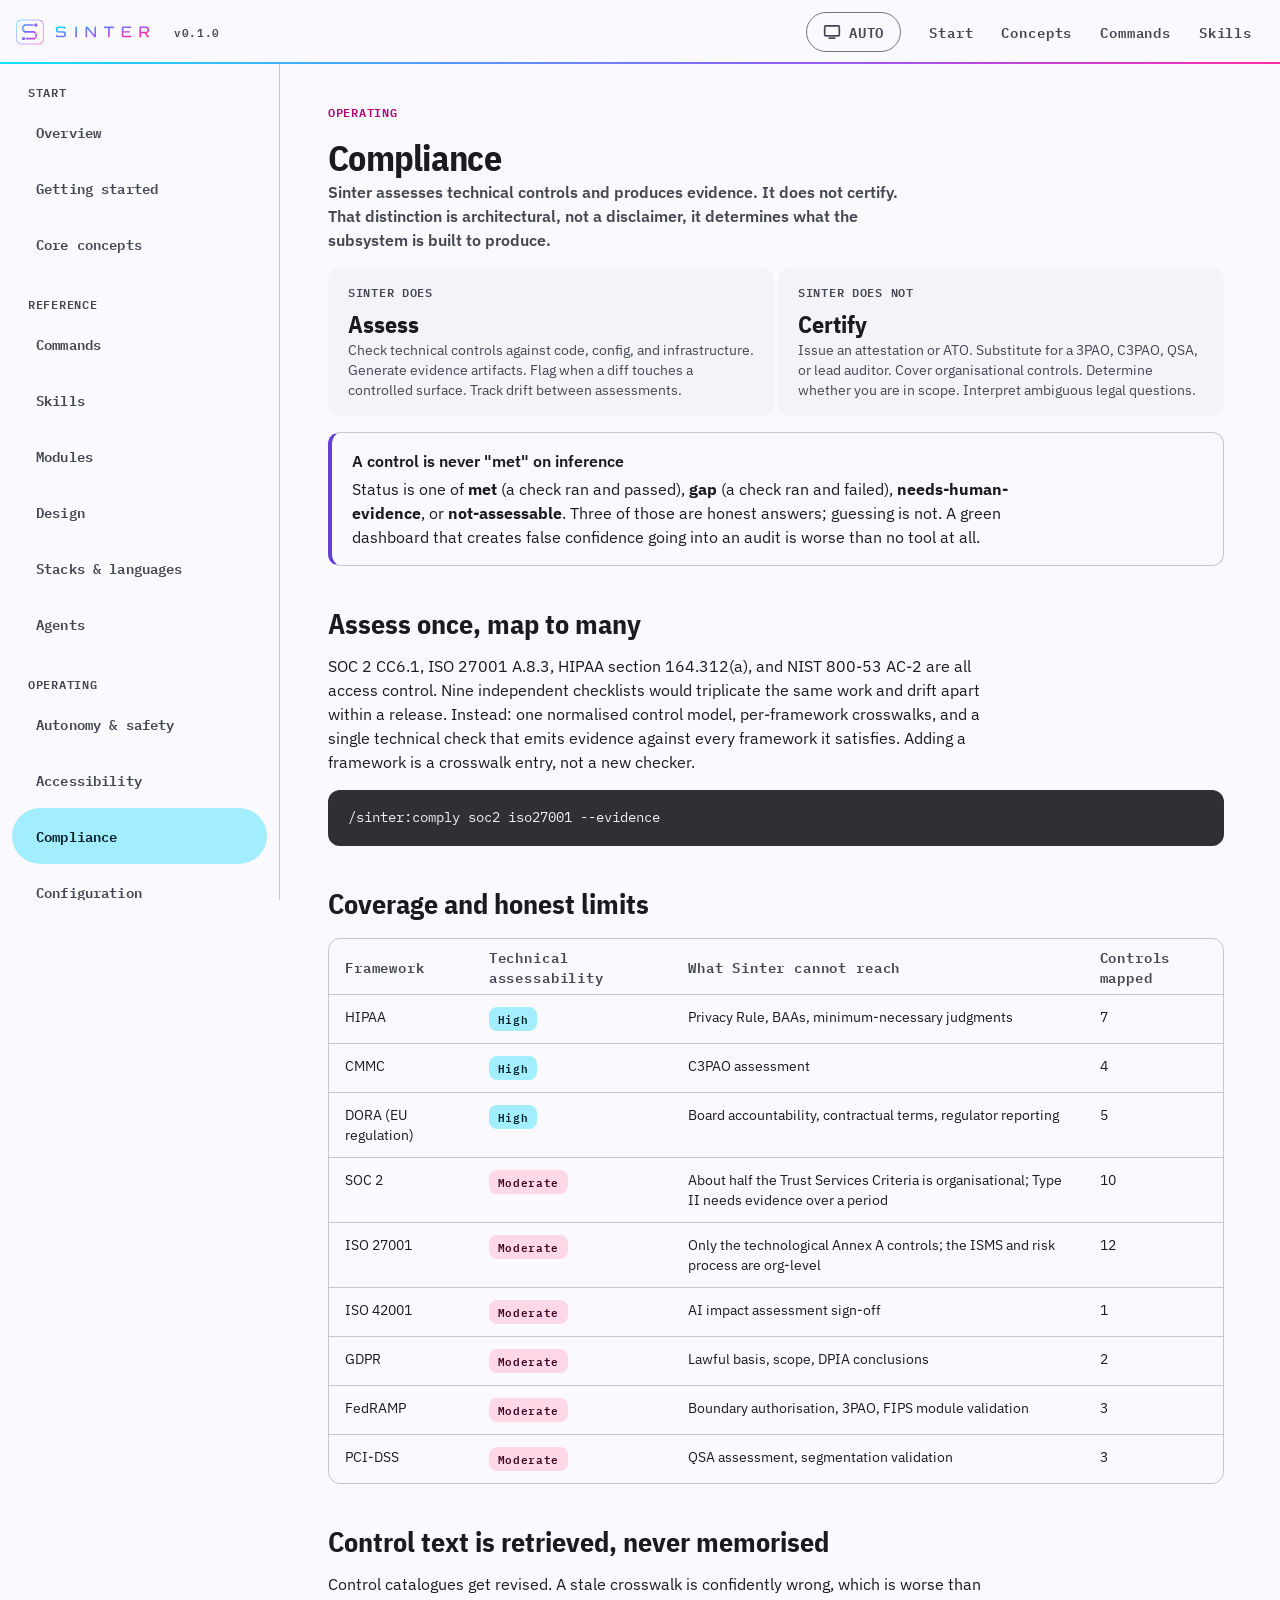
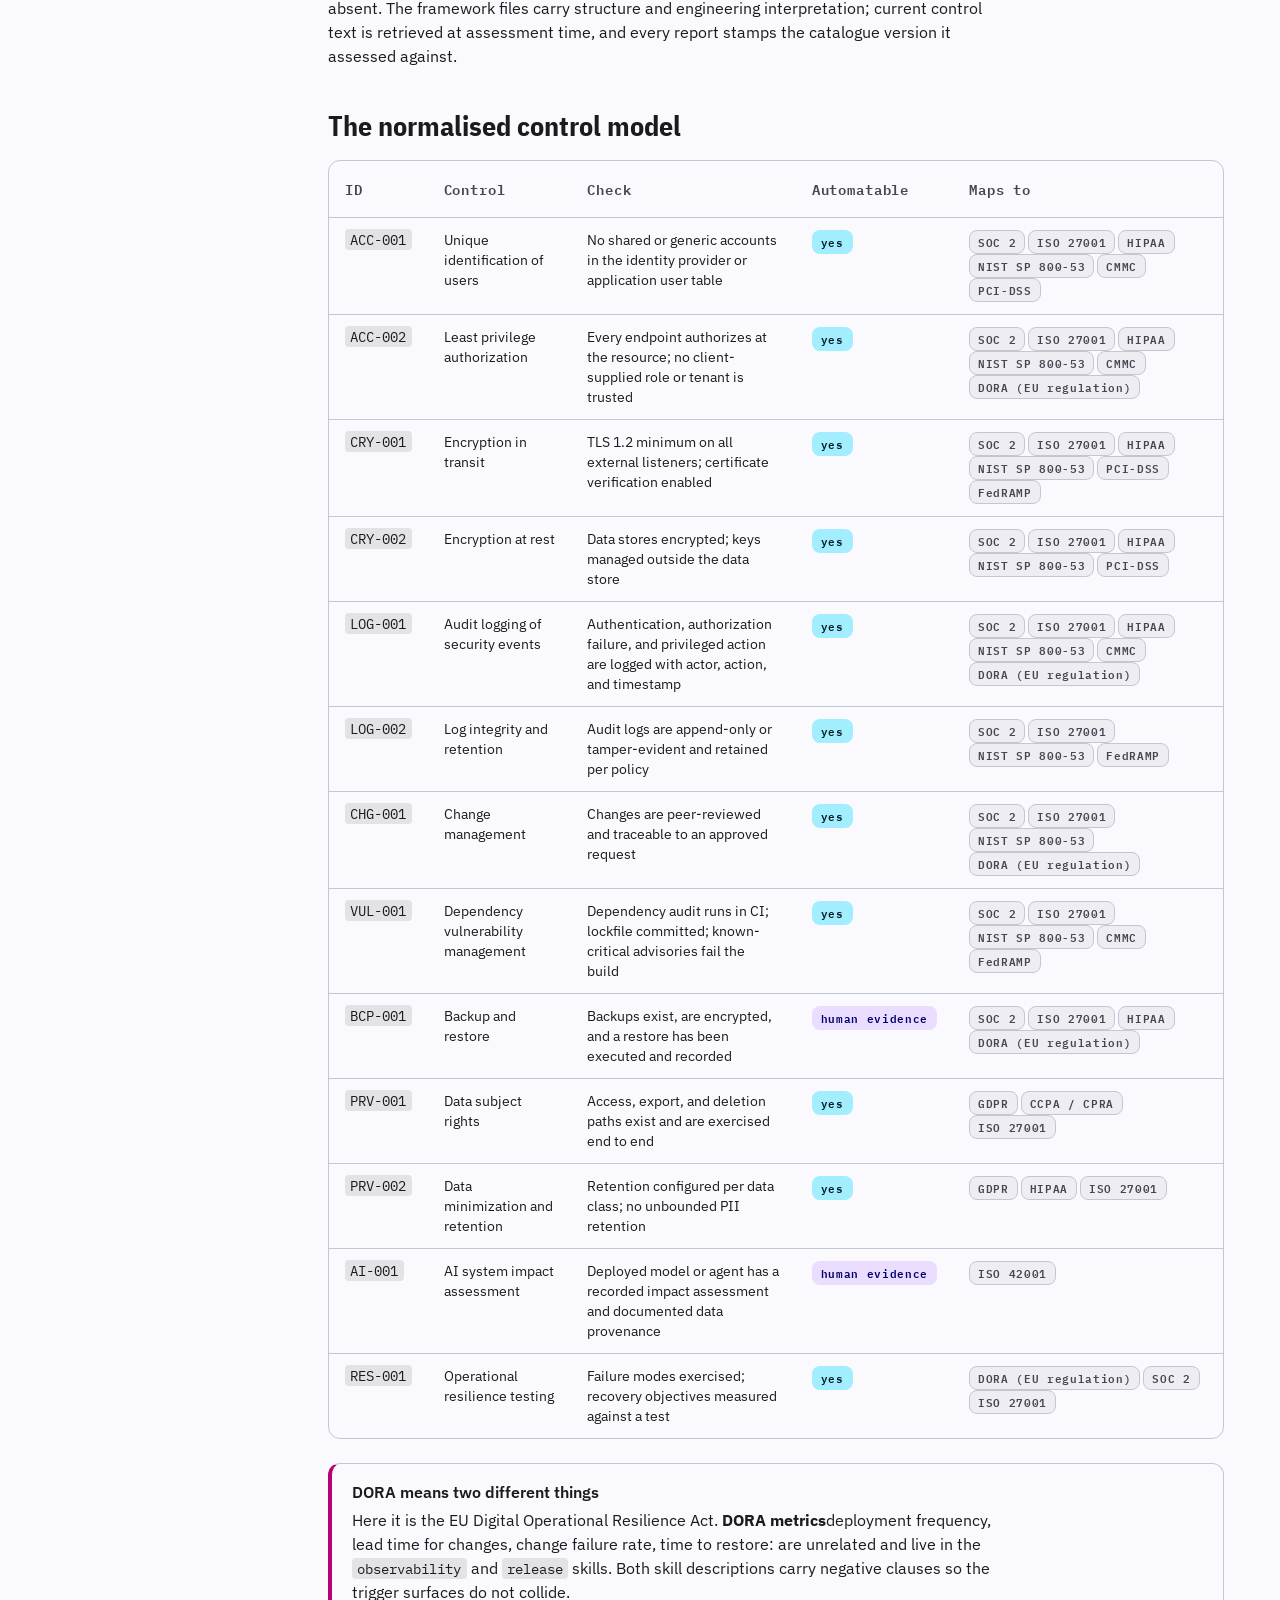
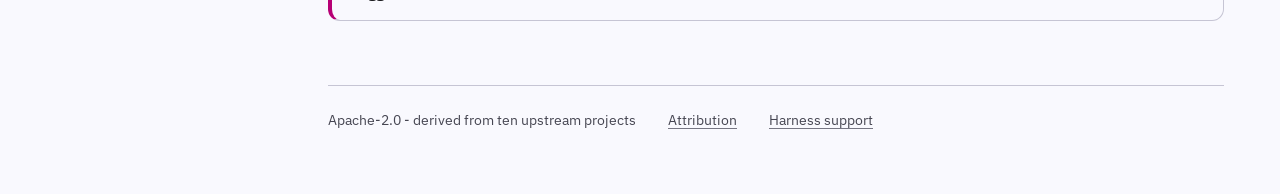
<file: compliance.html>
<!doctype html>
<html lang="en"><head><meta charset="utf-8"><meta name="viewport" content="width=device-width, initial-scale=1">
<title>Compliance - Sinter</title><meta name="description" content="Nine frameworks, one crosswalk, and an explicit boundary between assessment and certification."><meta name="color-scheme" content="light dark">
<link rel="preconnect" href="https://fonts.googleapis.com"><link rel="preconnect" href="https://fonts.gstatic.com" crossorigin>
<link rel="stylesheet" href="https://fonts.googleapis.com/css2?family=IBM+Plex+Mono:wght@400;500;600;700&family=IBM+Plex+Sans+Condensed:wght@600;700&family=IBM+Plex+Sans:wght@400;500;600&display=swap">
<link rel="icon" href="assets/favicon.svg" type="image/svg+xml">
<link rel="apple-touch-icon" href="assets/favicon-180.png">
<link rel="stylesheet" href="assets/sinter.css">
<script>try{var t=localStorage.getItem("sinter-theme");if(t==="light"||t==="dark")document.documentElement.setAttribute("data-theme",t);}catch(e){}</script></head>
<body>
<a class="skiplink" href="#content">Skip to content</a>
<header class="topbar"><button class="railtoggle" type="button" aria-expanded="false" aria-controls="rail">Menu</button>
<a class="brand" href="index.html"><svg class="brand__mark" viewBox="0 0 64 64" aria-hidden="true" focusable="false"><defs><linearGradient id="bm" x1="0" y1="0" x2="1" y2="1"><stop offset="0" stop-color="#10e1ff"/><stop offset=".38" stop-color="#6080ff"/><stop offset=".62" stop-color="#8e5fff"/><stop offset="1" stop-color="#ff2ba8"/></linearGradient></defs><path fill="url(#bm)" fill-rule="evenodd" d="M41.81 38.4L37.78 38.4L36.22 39.64L19.31 39.64L19.31 42.9L37.16 42.9L37.93 42.43L41.81 38.55Z M12.33 38.71L12.33 38.86L12.02 39.17L12.02 39.48L11.86 39.64L11.86 42.74L12.02 42.9L12.02 43.05L12.17 43.21L12.17 43.36L12.48 43.67L12.64 43.67L12.79 43.83L16.98 43.83L17.14 43.67L17.29 43.67L17.45 43.52L17.6 43.52L17.6 43.36L17.76 43.21L17.76 43.05L17.91 42.9L17.91 39.48L17.76 39.33L17.76 39.17L17.14 38.55L16.83 38.55L16.67 38.4L13.1 38.4L12.95 38.55L12.64 38.55L12.48 38.71Z M38.71 32.5L38.55 32.66L38.55 36.22L38.71 36.38L38.71 36.84L38.55 37.0L38.55 37.16L38.71 37.31L41.97 37.31L41.97 32.5Z M12.02 24.12L12.02 24.28L16.67 28.93L17.6 29.4L35.14 29.4L35.76 29.71L37.0 30.95L37.78 31.41L41.81 31.41L41.81 31.26L37.0 26.45L36.22 26.14L18.84 26.14L18.22 25.83L16.36 24.12Z M11.86 18.38L11.86 23.03L15.59 23.03L15.59 18.38Z M11.86 17.29L16.36 17.29L16.67 17.14L17.91 15.9L18.53 15.59L35.14 15.59L35.14 12.33L17.29 12.33L16.21 12.79L12.02 16.98Z M37.31 11.4L36.84 11.86L36.84 12.17L36.69 12.33L36.69 15.9L36.84 16.05L36.84 16.36L37.47 16.98L37.78 16.98L37.93 17.14L41.5 17.14L41.66 16.98L41.81 16.98L41.97 16.83L42.12 16.83L42.43 16.52L42.43 16.36L42.59 16.21L42.59 12.33L42.43 12.17L42.43 12.02L42.28 11.86L42.28 11.71L42.12 11.55L41.97 11.55L41.81 11.4L41.66 11.4L41.5 11.24L37.62 11.24L37.47 11.4Z M4.26 6.9L6.9 5.03L10.47 4.26L46.0 4.26L48.48 4.88L50.81 6.28L53.14 9.22L53.91 12.33L53.91 44.14L53.45 46.16L51.9 48.79L49.72 50.66L46.16 51.74L9.69 51.74L6.59 50.97L4.26 49.26L2.71 47.09L1.93 43.98L1.93 11.86L2.71 9.07Z M3.02 6.74L1.78 8.76L1.0 11.55L1.0 44.45L2.24 48.33L4.26 50.66L7.05 52.21L9.38 52.67L46.93 52.67L50.19 51.59L52.98 49.1L54.22 46.93L54.84 44.29L54.84 11.55L53.6 7.98L51.74 5.66L48.64 3.79L46.78 3.33L9.07 3.33L5.5 4.57Z"/></svg><svg class="brand__lockup" viewBox="0 0 268 56" aria-hidden="true" focusable="false"><defs><linearGradient id="bl" x1="0" y1="0" x2="1" y2="0.6"><stop offset="0" stop-color="#10e1ff"/><stop offset=".38" stop-color="#6080ff"/><stop offset=".62" stop-color="#8e5fff"/><stop offset="1" stop-color="#ff2ba8"/></linearGradient></defs><g fill="url(#bl)" fill-rule="evenodd"><path d="M41.81 38.4L37.78 38.4L36.22 39.64L19.31 39.64L19.31 42.9L37.16 42.9L37.93 42.43L41.81 38.55Z M12.33 38.71L12.33 38.86L12.02 39.17L12.02 39.48L11.86 39.64L11.86 42.74L12.02 42.9L12.02 43.05L12.17 43.21L12.17 43.36L12.48 43.67L12.64 43.67L12.79 43.83L16.98 43.83L17.14 43.67L17.29 43.67L17.45 43.52L17.6 43.52L17.6 43.36L17.76 43.21L17.76 43.05L17.91 42.9L17.91 39.48L17.76 39.33L17.76 39.17L17.14 38.55L16.83 38.55L16.67 38.4L13.1 38.4L12.95 38.55L12.64 38.55L12.48 38.71Z M38.71 32.5L38.55 32.66L38.55 36.22L38.71 36.38L38.71 36.84L38.55 37.0L38.55 37.16L38.71 37.31L41.97 37.31L41.97 32.5Z M12.02 24.12L12.02 24.28L16.67 28.93L17.6 29.4L35.14 29.4L35.76 29.71L37.0 30.95L37.78 31.41L41.81 31.41L41.81 31.26L37.0 26.45L36.22 26.14L18.84 26.14L18.22 25.83L16.36 24.12Z M11.86 18.38L11.86 23.03L15.59 23.03L15.59 18.38Z M11.86 17.29L16.36 17.29L16.67 17.14L17.91 15.9L18.53 15.59L35.14 15.59L35.14 12.33L17.29 12.33L16.21 12.79L12.02 16.98Z M37.31 11.4L36.84 11.86L36.84 12.17L36.69 12.33L36.69 15.9L36.84 16.05L36.84 16.36L37.47 16.98L37.78 16.98L37.93 17.14L41.5 17.14L41.66 16.98L41.81 16.98L41.97 16.83L42.12 16.83L42.43 16.52L42.43 16.36L42.59 16.21L42.59 12.33L42.43 12.17L42.43 12.02L42.28 11.86L42.28 11.71L42.12 11.55L41.97 11.55L41.81 11.4L41.66 11.4L41.5 11.24L37.62 11.24L37.47 11.4Z M4.26 6.9L6.9 5.03L10.47 4.26L46.0 4.26L48.48 4.88L50.81 6.28L53.14 9.22L53.91 12.33L53.91 44.14L53.45 46.16L51.9 48.79L49.72 50.66L46.16 51.74L9.69 51.74L6.59 50.97L4.26 49.26L2.71 47.09L1.93 43.98L1.93 11.86L2.71 9.07Z M3.02 6.74L1.78 8.76L1.0 11.55L1.0 44.45L2.24 48.33L4.26 50.66L7.05 52.21L9.38 52.67L46.93 52.67L50.19 51.59L52.98 49.1L54.22 46.93L54.84 44.29L54.84 11.55L53.6 7.98L51.74 5.66L48.64 3.79L46.78 3.33L9.07 3.33L5.5 4.57Z"/><g transform="translate(78 17)"><path d="M172.13 3.36L172.39 3.11L182.22 3.11L182.48 3.36L183.0 3.36L183.26 3.62L183.52 3.62L184.29 4.4L184.29 4.66L184.55 4.92L184.55 5.44L184.81 5.69L184.81 7.76L184.55 8.02L184.55 8.54L184.29 8.8L184.29 9.06L183.52 9.84L183.26 9.84L183.0 10.09L182.74 10.09L182.48 10.35L181.96 10.35L181.71 10.61L172.39 10.61L172.13 10.35Z M169.02 0.26L168.76 0.78L168.76 20.96L169.28 21.48L171.87 21.48L172.13 20.96L172.13 13.72L172.39 13.46L178.86 13.46L180.93 16.05L184.55 21.48L187.92 21.48L188.18 20.96L187.66 19.93L186.88 19.15L183.0 13.72L183.26 13.2L184.81 12.94L186.36 11.91L187.66 10.09L187.66 9.58L188.18 8.54L188.18 4.92L187.92 4.66L187.92 3.88L186.88 2.07L185.85 1.04L183.26 -0.0L169.54 -0.0Z M134.6 0.26L133.56 1.81L133.56 19.15L134.08 20.19L135.12 21.22L135.89 21.48L151.94 21.48L152.46 20.96L152.46 19.15L152.2 18.64L151.42 18.38L137.19 18.38L136.67 17.86L136.67 12.68L137.19 12.16L149.61 12.16L149.87 11.91L149.87 9.58L149.61 9.32L136.93 9.32L136.67 9.06L136.93 8.54L136.67 8.02L136.93 7.76L136.67 3.62L137.19 3.11L151.94 3.11L152.46 2.59L152.2 0.26L151.94 -0.0L135.12 -0.0Z M98.36 -0.0L97.85 0.52L97.85 2.85L98.11 3.11L98.62 3.11L98.88 3.36L99.92 3.36L100.18 3.11L100.69 3.36L101.21 3.36L101.47 3.11L102.51 3.11L102.76 3.36L103.28 3.11L104.58 3.11L104.84 3.36L105.35 3.36L105.87 3.11L106.13 3.36L106.13 20.96L106.39 21.48L108.98 21.48L109.49 20.71L109.49 3.36L109.75 3.11L110.01 3.36L113.64 3.36L113.89 3.11L114.15 3.36L117.52 3.36L118.29 2.85L118.29 0.52L118.04 -0.0Z M61.35 -0.0L60.84 1.81L61.09 2.59L61.09 21.22L61.35 21.48L63.94 21.48L64.2 21.22L64.2 4.92L64.46 4.66L78.69 21.48L81.54 21.48L82.06 20.96L82.06 0.52L81.8 -0.0L79.21 -0.0L78.95 0.26L78.95 16.05L78.69 16.31L78.18 16.05L64.98 -0.0Z M41.16 -0.0L40.65 0.52L40.65 21.22L40.91 21.48L43.49 21.48L44.01 20.96L44.01 0.52L43.49 -0.0Z M3.38 1.29L2.34 2.59L1.56 4.4L1.56 8.02L2.34 9.84L3.89 11.39L5.71 12.16L16.84 12.42L18.39 13.72L18.65 16.31L17.35 17.86L16.32 18.38L5.96 18.38L4.67 17.86L4.15 17.08L2.86 16.82L1.56 17.86L1.56 19.41L3.12 20.96L4.41 21.48L17.61 21.48L19.42 20.71L21.24 18.89L22.01 17.08L22.01 13.46L21.24 11.65L19.68 10.09L17.87 9.32L7.52 9.32L6.48 9.06L5.45 8.28L4.93 7.25L4.93 5.18L5.71 3.88L7.26 3.11L17.09 3.11L19.16 4.4L20.46 4.4L21.24 3.62L20.98 1.55L19.94 0.52L18.39 -0.0L6.22 -0.0Z"/></g></g></svg><span class="visually-hidden">Sinter documentation: home</span></a><span class="brand__ver" aria-hidden="true">v0.1.0</span><div class="topbar__spacer"></div>
  <button class="themetoggle" id="themeToggle" type="button"
    aria-label="Colour theme: following system. Activate to choose light or dark.">
    <span class="ico ico--auto"><svg viewBox="0 0 16 16" fill="none" stroke="currentColor" stroke-width="1.5" aria-hidden="true"><rect x="1.5" y="2.5" width="13" height="9" rx="1"/><path d="M5 13.5h6"/></svg></span>
    <span class="ico ico--light"><svg viewBox="0 0 16 16" fill="none" stroke="currentColor" stroke-width="1.5" aria-hidden="true"><circle cx="8" cy="8" r="3.2"/><path d="M8 1v1.6M8 13.4V15M15 8h-1.6M2.6 8H1M12.9 3.1l-1.1 1.1M4.2 11.8l-1.1 1.1M12.9 12.9l-1.1-1.1M4.2 4.2 3.1 3.1"/></svg></span>
    <span class="ico ico--dark"><svg viewBox="0 0 16 16" fill="none" stroke="currentColor" stroke-width="1.5" aria-hidden="true"><path d="M13.5 9.6A5.8 5.8 0 0 1 6.4 2.5a5.8 5.8 0 1 0 7.1 7.1Z"/></svg></span>
    <span id="themeLabel">Auto</span>
  </button>
  <nav class="topbar__links" aria-label="Primary">
<a href="start.html">Start</a><a href="concepts.html">Concepts</a><a href="commands.html">Commands</a><a href="skills.html">Skills</a></nav></header>
<p id="themeStatus" class="visually-hidden" role="status" aria-live="polite"></p>
<div class="shell"><nav class="rail" id="rail" aria-label="Documentation"><div class="rail__group">Start</div><a href="index.html">Overview</a><a href="start.html">Getting started</a><a href="concepts.html">Core concepts</a><div class="rail__group">Reference</div><a href="commands.html">Commands</a><a href="skills.html">Skills</a><a href="modules.html">Modules</a><a href="design.html">Design</a><a href="stacks.html">Stacks &amp; languages</a><a href="agents.html">Agents</a><div class="rail__group">Operating</div><a href="autonomy.html">Autonomy &amp; safety</a><a href="accessibility.html">Accessibility</a><a href="compliance.html">Compliance</a><a href="config.html">Configuration</a><div class="rail__group">Project</div><a href="harnesses.html">Harnesses</a><a href="credits.html">Attribution</a></nav><main id="content" tabindex="-1">
    <span class="eyebrow">Operating</span>
    <h1>Compliance</h1>
    <p class="lede">Sinter assesses technical controls and produces evidence. It does not
    certify. That distinction is architectural, not a disclaimer, it determines what the
    subsystem is built to produce.</p>

    <div class="cells cells--2 reveal"><div class="cell"><span class="cell__k">Sinter does</span><div class="cell__v">Assess</div><p>Check technical controls against code, config, and infrastructure. Generate evidence artifacts. Flag when a diff touches a controlled surface. Track drift between assessments.</p></div><div class="cell"><span class="cell__k">Sinter does not</span><div class="cell__v">Certify</div><p>Issue an attestation or ATO. Substitute for a 3PAO, C3PAO, QSA, or lead auditor. Cover organisational controls. Determine whether you are in scope. Interpret ambiguous legal questions.</p></div></div>

    <div class="slab slab--caution reveal">
      <div class="slab__t">A control is never "met" on inference</div>
      <p>Status is one of <b>met</b> (a check ran and passed), <b>gap</b> (a check ran and
      failed), <b>needs-human-evidence</b>, or <b>not-assessable</b>. Three of those are
      honest answers; guessing is not. A green dashboard that creates false confidence going
      into an audit is worse than no tool at all.</p>
    </div>

    <h2>Assess once, map to many</h2>
    <p>SOC 2 CC6.1, ISO 27001 A.8.3, HIPAA section 164.312(a), and NIST 800-53 AC-2 are all access
    control. Nine independent checklists would triplicate the same work and drift apart within
    a release. Instead: one normalised control model, per-framework crosswalks, and a single
    technical check that emits evidence against every framework it satisfies. Adding a
    framework is a crosswalk entry, not a new checker.</p>
    <pre><code>/sinter:comply soc2 iso27001 --evidence</code></pre>

    <h2>Coverage and honest limits</h2>
    <div class="scroller reveal" role="region" tabindex="0" aria-label="Table: Framework and related columns, scrollable"><table class="reveal"><thead><tr><th scope="col">Framework</th><th scope="col">Technical assessability</th><th scope="col">What Sinter cannot reach</th><th scope="col">Controls mapped</th></tr></thead><tbody><tr><td>HIPAA</td><td><span class="tag tag--flux">High</span></td><td>Privacy Rule, BAAs, minimum-necessary judgments</td><td>7</td></tr><tr><td>CMMC</td><td><span class="tag tag--flux">High</span></td><td>C3PAO assessment</td><td>4</td></tr><tr><td>DORA (EU regulation)</td><td><span class="tag tag--flux">High</span></td><td>Board accountability, contractual terms, regulator reporting</td><td>5</td></tr><tr><td>SOC 2</td><td><span class="tag tag--molten">Moderate</span></td><td>About half the Trust Services Criteria is organisational; Type II needs evidence over a period</td><td>10</td></tr><tr><td>ISO 27001</td><td><span class="tag tag--molten">Moderate</span></td><td>Only the technological Annex A controls; the ISMS and risk process are org-level</td><td>12</td></tr><tr><td>ISO 42001</td><td><span class="tag tag--molten">Moderate</span></td><td>AI impact assessment sign-off</td><td>1</td></tr><tr><td>GDPR</td><td><span class="tag tag--molten">Moderate</span></td><td>Lawful basis, scope, DPIA conclusions</td><td>2</td></tr><tr><td>FedRAMP</td><td><span class="tag tag--molten">Moderate</span></td><td>Boundary authorisation, 3PAO, FIPS module validation</td><td>3</td></tr><tr><td>PCI-DSS</td><td><span class="tag tag--molten">Moderate</span></td><td>QSA assessment, segmentation validation</td><td>3</td></tr></tbody></table></div>

    <h2>Control text is retrieved, never memorised</h2>
    <p>Control catalogues get revised. A stale crosswalk is confidently wrong, which is worse
    than absent. The framework files carry structure and engineering interpretation; current
    control text is retrieved at assessment time, and every report stamps the catalogue
    version it assessed against.</p>

    <h2>The normalised control model</h2>
    <div class="scroller reveal" role="region" tabindex="0" aria-label="Table: ID and related columns, scrollable"><table class="reveal"><thead><tr><th scope="col">ID</th><th scope="col">Control</th><th scope="col">Check</th><th scope="col">Automatable</th><th scope="col">Maps to</th></tr></thead><tbody><tr><td><code>ACC-001</code></td><td>Unique identification of users</td><td>No shared or generic accounts in the identity provider or application user table</td><td><span class="tag tag--flux">yes</span></td><td><span class="tag">SOC 2</span> <span class="tag">ISO 27001</span> <span class="tag">HIPAA</span> <span class="tag">NIST SP 800-53</span> <span class="tag">CMMC</span> <span class="tag">PCI-DSS</span></td></tr><tr><td><code>ACC-002</code></td><td>Least privilege authorization</td><td>Every endpoint authorizes at the resource; no client-supplied role or tenant is trusted</td><td><span class="tag tag--flux">yes</span></td><td><span class="tag">SOC 2</span> <span class="tag">ISO 27001</span> <span class="tag">HIPAA</span> <span class="tag">NIST SP 800-53</span> <span class="tag">CMMC</span> <span class="tag">DORA (EU regulation)</span></td></tr><tr><td><code>CRY-001</code></td><td>Encryption in transit</td><td>TLS 1.2 minimum on all external listeners; certificate verification enabled</td><td><span class="tag tag--flux">yes</span></td><td><span class="tag">SOC 2</span> <span class="tag">ISO 27001</span> <span class="tag">HIPAA</span> <span class="tag">NIST SP 800-53</span> <span class="tag">PCI-DSS</span> <span class="tag">FedRAMP</span></td></tr><tr><td><code>CRY-002</code></td><td>Encryption at rest</td><td>Data stores encrypted; keys managed outside the data store</td><td><span class="tag tag--flux">yes</span></td><td><span class="tag">SOC 2</span> <span class="tag">ISO 27001</span> <span class="tag">HIPAA</span> <span class="tag">NIST SP 800-53</span> <span class="tag">PCI-DSS</span></td></tr><tr><td><code>LOG-001</code></td><td>Audit logging of security events</td><td>Authentication, authorization failure, and privileged action are logged with actor, action, and timestamp</td><td><span class="tag tag--flux">yes</span></td><td><span class="tag">SOC 2</span> <span class="tag">ISO 27001</span> <span class="tag">HIPAA</span> <span class="tag">NIST SP 800-53</span> <span class="tag">CMMC</span> <span class="tag">DORA (EU regulation)</span></td></tr><tr><td><code>LOG-002</code></td><td>Log integrity and retention</td><td>Audit logs are append-only or tamper-evident and retained per policy</td><td><span class="tag tag--flux">yes</span></td><td><span class="tag">SOC 2</span> <span class="tag">ISO 27001</span> <span class="tag">NIST SP 800-53</span> <span class="tag">FedRAMP</span></td></tr><tr><td><code>CHG-001</code></td><td>Change management</td><td>Changes are peer-reviewed and traceable to an approved request</td><td><span class="tag tag--flux">yes</span></td><td><span class="tag">SOC 2</span> <span class="tag">ISO 27001</span> <span class="tag">NIST SP 800-53</span> <span class="tag">DORA (EU regulation)</span></td></tr><tr><td><code>VUL-001</code></td><td>Dependency vulnerability management</td><td>Dependency audit runs in CI; lockfile committed; known-critical advisories fail the build</td><td><span class="tag tag--flux">yes</span></td><td><span class="tag">SOC 2</span> <span class="tag">ISO 27001</span> <span class="tag">NIST SP 800-53</span> <span class="tag">CMMC</span> <span class="tag">FedRAMP</span></td></tr><tr><td><code>BCP-001</code></td><td>Backup and restore</td><td>Backups exist, are encrypted, and a restore has been executed and recorded</td><td><span class="tag tag--caution">human evidence</span></td><td><span class="tag">SOC 2</span> <span class="tag">ISO 27001</span> <span class="tag">HIPAA</span> <span class="tag">DORA (EU regulation)</span></td></tr><tr><td><code>PRV-001</code></td><td>Data subject rights</td><td>Access, export, and deletion paths exist and are exercised end to end</td><td><span class="tag tag--flux">yes</span></td><td><span class="tag">GDPR</span> <span class="tag">CCPA / CPRA</span> <span class="tag">ISO 27001</span></td></tr><tr><td><code>PRV-002</code></td><td>Data minimization and retention</td><td>Retention configured per data class; no unbounded PII retention</td><td><span class="tag tag--flux">yes</span></td><td><span class="tag">GDPR</span> <span class="tag">HIPAA</span> <span class="tag">ISO 27001</span></td></tr><tr><td><code>AI-001</code></td><td>AI system impact assessment</td><td>Deployed model or agent has a recorded impact assessment and documented data provenance</td><td><span class="tag tag--caution">human evidence</span></td><td><span class="tag">ISO 42001</span></td></tr><tr><td><code>RES-001</code></td><td>Operational resilience testing</td><td>Failure modes exercised; recovery objectives measured against a test</td><td><span class="tag tag--flux">yes</span></td><td><span class="tag">DORA (EU regulation)</span> <span class="tag">SOC 2</span> <span class="tag">ISO 27001</span></td></tr></tbody></table></div>

    <div class="slab slab--molten reveal">
      <div class="slab__t">DORA means two different things</div>
      <p>Here it is the EU Digital Operational Resilience Act. <b>DORA metrics</b>deployment
      frequency, lead time for changes, change failure rate, time to restore: are unrelated
      and live in the <code>observability</code> and <code>release</code> skills. Both skill
      descriptions carry negative clauses so the trigger surfaces do not collide.</p>
    </div>

<footer class="footer"><span>Apache-2.0 - derived from ten upstream projects</span>
<a href="credits.html">Attribution</a><a href="harnesses.html">Harness support</a></footer></main></div>
<script src="assets/sinter.js"></script></body></html>
</file>
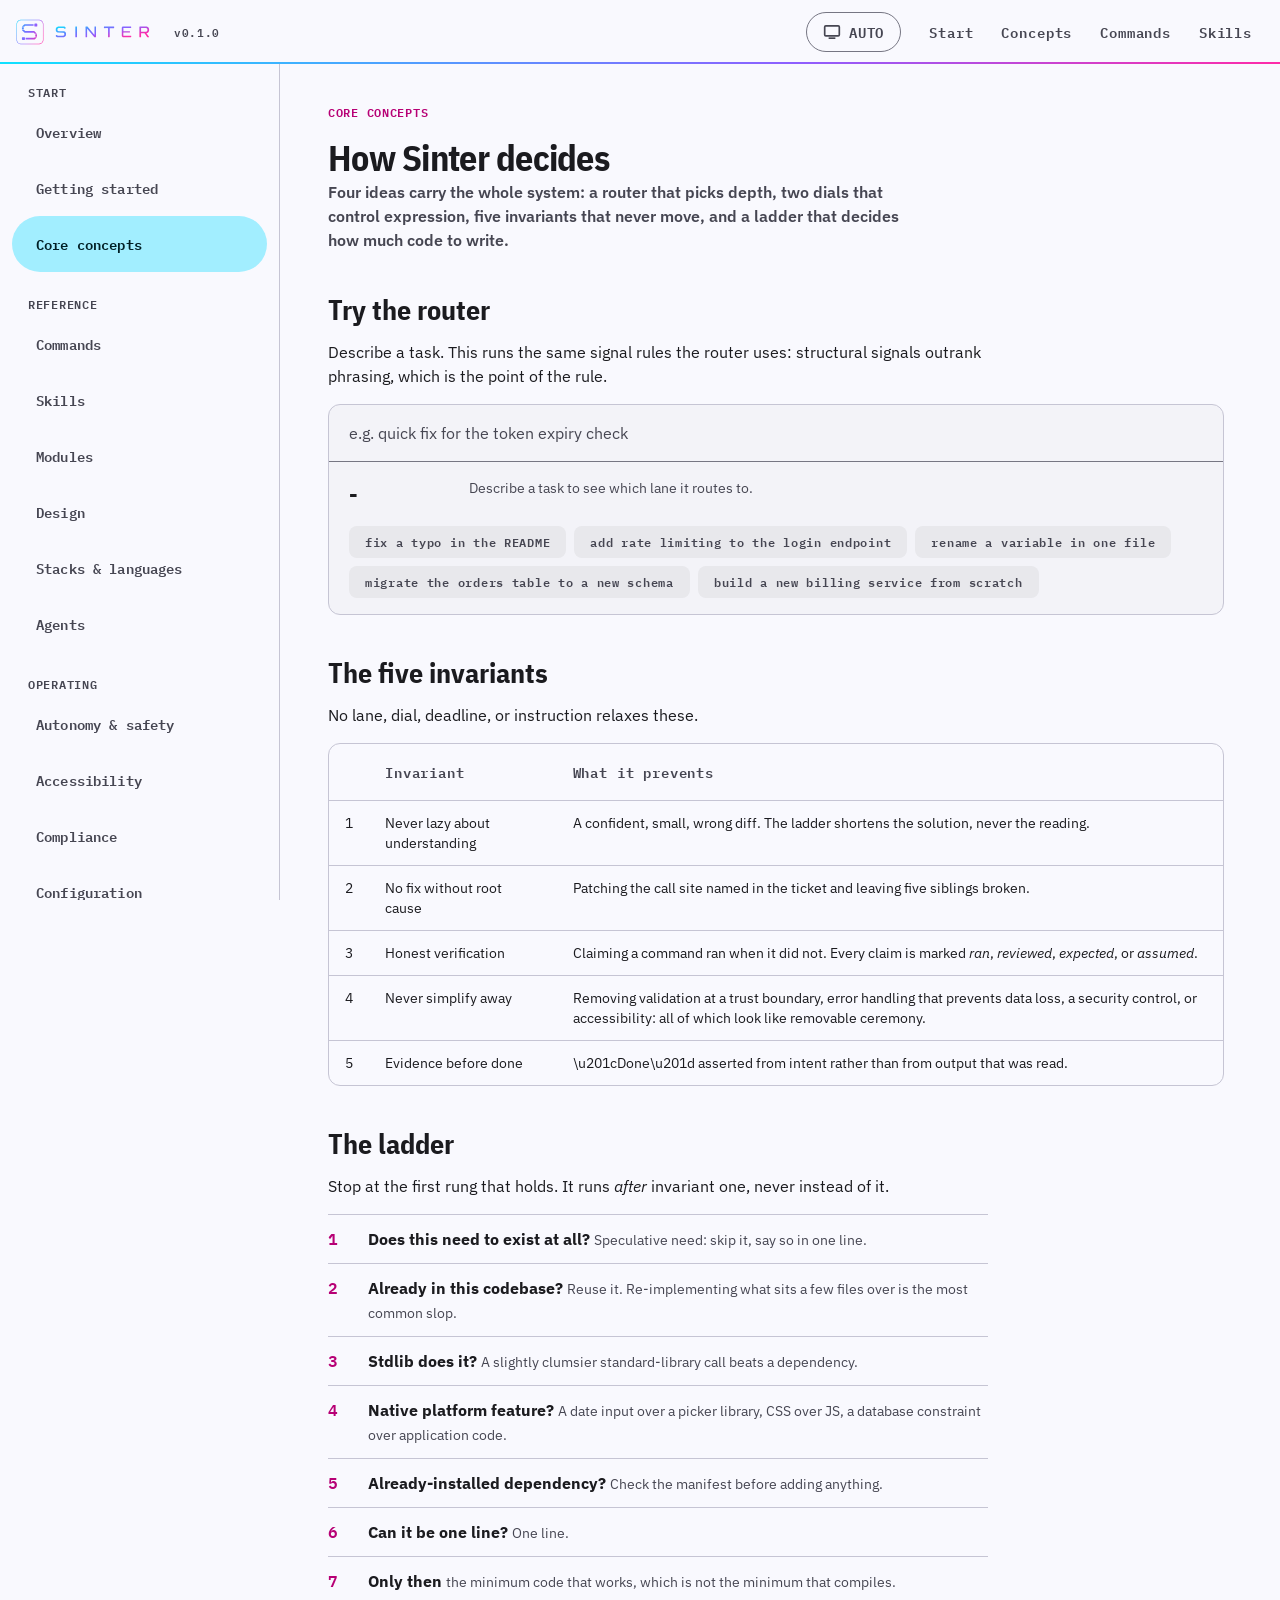
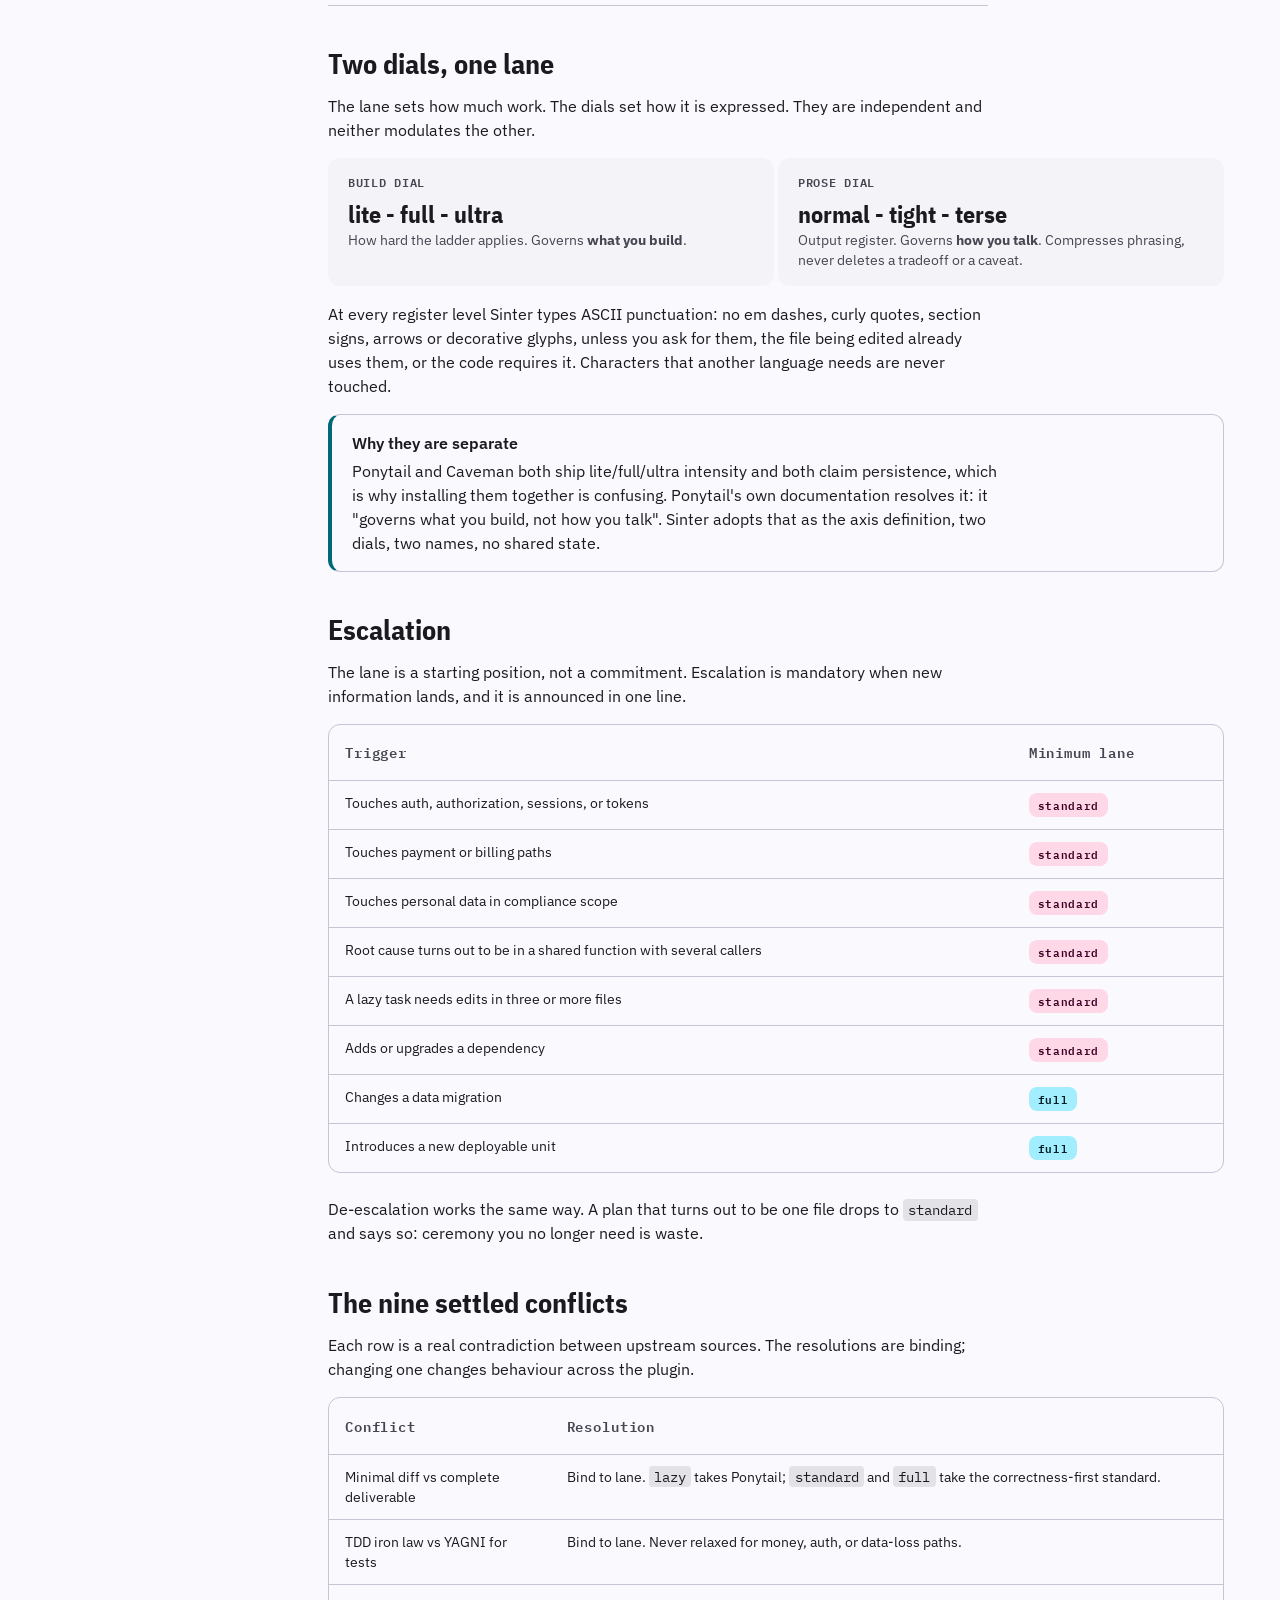
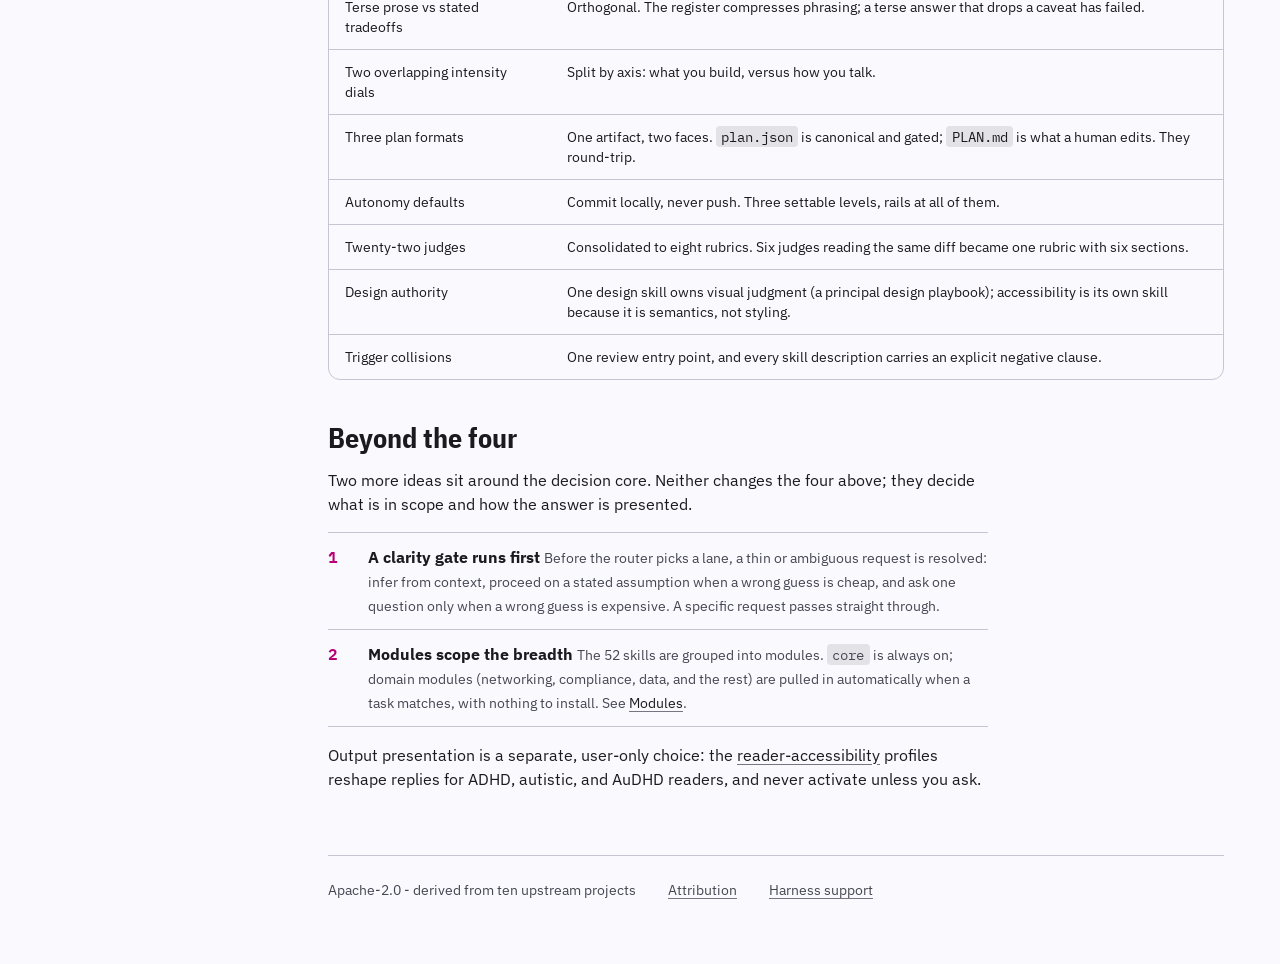
<file: concepts.html>
<!doctype html>
<html lang="en">
<head>
<meta charset="utf-8">
<meta name="viewport" content="width=device-width, initial-scale=1">
<title>Core concepts - Sinter</title>
<meta name="description" content="Lanes, dials, invariants, the ladder, and the conflicts Sinter settles.">
<meta name="color-scheme" content="light dark">
<link rel="preconnect" href="https://fonts.googleapis.com">
<link rel="preconnect" href="https://fonts.gstatic.com" crossorigin>
<link rel="stylesheet" href="https://fonts.googleapis.com/css2?family=IBM+Plex+Mono:wght@400;500;600;700&family=IBM+Plex+Sans+Condensed:wght@600;700&family=IBM+Plex+Sans:wght@400;500;600&display=swap">
<link rel="icon" href="assets/favicon.svg" type="image/svg+xml">
<link rel="apple-touch-icon" href="assets/favicon-180.png">
<link rel="stylesheet" href="assets/sinter.css">
<script>try{var t=localStorage.getItem("sinter-theme");if(t==="light"||t==="dark")document.documentElement.setAttribute("data-theme",t);}catch(e){}</script>
</head>
<body>
<a class="skiplink" href="#content">Skip to content</a>
<header class="topbar">
  <button class="railtoggle" type="button" aria-expanded="false" aria-controls="rail">Menu</button>
  <a class="brand" href="index.html"><svg class="brand__mark" viewBox="0 0 64 64" aria-hidden="true" focusable="false"><defs><linearGradient id="bm" x1="0" y1="0" x2="1" y2="1"><stop offset="0" stop-color="#10e1ff"/><stop offset=".38" stop-color="#6080ff"/><stop offset=".62" stop-color="#8e5fff"/><stop offset="1" stop-color="#ff2ba8"/></linearGradient></defs><path fill="url(#bm)" fill-rule="evenodd" d="M41.81 38.4L37.78 38.4L36.22 39.64L19.31 39.64L19.31 42.9L37.16 42.9L37.93 42.43L41.81 38.55Z M12.33 38.71L12.33 38.86L12.02 39.17L12.02 39.48L11.86 39.64L11.86 42.74L12.02 42.9L12.02 43.05L12.17 43.21L12.17 43.36L12.48 43.67L12.64 43.67L12.79 43.83L16.98 43.83L17.14 43.67L17.29 43.67L17.45 43.52L17.6 43.52L17.6 43.36L17.76 43.21L17.76 43.05L17.91 42.9L17.91 39.48L17.76 39.33L17.76 39.17L17.14 38.55L16.83 38.55L16.67 38.4L13.1 38.4L12.95 38.55L12.64 38.55L12.48 38.71Z M38.71 32.5L38.55 32.66L38.55 36.22L38.71 36.38L38.71 36.84L38.55 37.0L38.55 37.16L38.71 37.31L41.97 37.31L41.97 32.5Z M12.02 24.12L12.02 24.28L16.67 28.93L17.6 29.4L35.14 29.4L35.76 29.71L37.0 30.95L37.78 31.41L41.81 31.41L41.81 31.26L37.0 26.45L36.22 26.14L18.84 26.14L18.22 25.83L16.36 24.12Z M11.86 18.38L11.86 23.03L15.59 23.03L15.59 18.38Z M11.86 17.29L16.36 17.29L16.67 17.14L17.91 15.9L18.53 15.59L35.14 15.59L35.14 12.33L17.29 12.33L16.21 12.79L12.02 16.98Z M37.31 11.4L36.84 11.86L36.84 12.17L36.69 12.33L36.69 15.9L36.84 16.05L36.84 16.36L37.47 16.98L37.78 16.98L37.93 17.14L41.5 17.14L41.66 16.98L41.81 16.98L41.97 16.83L42.12 16.83L42.43 16.52L42.43 16.36L42.59 16.21L42.59 12.33L42.43 12.17L42.43 12.02L42.28 11.86L42.28 11.71L42.12 11.55L41.97 11.55L41.81 11.4L41.66 11.4L41.5 11.24L37.62 11.24L37.47 11.4Z M4.26 6.9L6.9 5.03L10.47 4.26L46.0 4.26L48.48 4.88L50.81 6.28L53.14 9.22L53.91 12.33L53.91 44.14L53.45 46.16L51.9 48.79L49.72 50.66L46.16 51.74L9.69 51.74L6.59 50.97L4.26 49.26L2.71 47.09L1.93 43.98L1.93 11.86L2.71 9.07Z M3.02 6.74L1.78 8.76L1.0 11.55L1.0 44.45L2.24 48.33L4.26 50.66L7.05 52.21L9.38 52.67L46.93 52.67L50.19 51.59L52.98 49.1L54.22 46.93L54.84 44.29L54.84 11.55L53.6 7.98L51.74 5.66L48.64 3.79L46.78 3.33L9.07 3.33L5.5 4.57Z"/></svg><svg class="brand__lockup" viewBox="0 0 268 56" aria-hidden="true" focusable="false"><defs><linearGradient id="bl" x1="0" y1="0" x2="1" y2="0.6"><stop offset="0" stop-color="#10e1ff"/><stop offset=".38" stop-color="#6080ff"/><stop offset=".62" stop-color="#8e5fff"/><stop offset="1" stop-color="#ff2ba8"/></linearGradient></defs><g fill="url(#bl)" fill-rule="evenodd"><path d="M41.81 38.4L37.78 38.4L36.22 39.64L19.31 39.64L19.31 42.9L37.16 42.9L37.93 42.43L41.81 38.55Z M12.33 38.71L12.33 38.86L12.02 39.17L12.02 39.48L11.86 39.64L11.86 42.74L12.02 42.9L12.02 43.05L12.17 43.21L12.17 43.36L12.48 43.67L12.64 43.67L12.79 43.83L16.98 43.83L17.14 43.67L17.29 43.67L17.45 43.52L17.6 43.52L17.6 43.36L17.76 43.21L17.76 43.05L17.91 42.9L17.91 39.48L17.76 39.33L17.76 39.17L17.14 38.55L16.83 38.55L16.67 38.4L13.1 38.4L12.95 38.55L12.64 38.55L12.48 38.71Z M38.71 32.5L38.55 32.66L38.55 36.22L38.71 36.38L38.71 36.84L38.55 37.0L38.55 37.16L38.71 37.31L41.97 37.31L41.97 32.5Z M12.02 24.12L12.02 24.28L16.67 28.93L17.6 29.4L35.14 29.4L35.76 29.71L37.0 30.95L37.78 31.41L41.81 31.41L41.81 31.26L37.0 26.45L36.22 26.14L18.84 26.14L18.22 25.83L16.36 24.12Z M11.86 18.38L11.86 23.03L15.59 23.03L15.59 18.38Z M11.86 17.29L16.36 17.29L16.67 17.14L17.91 15.9L18.53 15.59L35.14 15.59L35.14 12.33L17.29 12.33L16.21 12.79L12.02 16.98Z M37.31 11.4L36.84 11.86L36.84 12.17L36.69 12.33L36.69 15.9L36.84 16.05L36.84 16.36L37.47 16.98L37.78 16.98L37.93 17.14L41.5 17.14L41.66 16.98L41.81 16.98L41.97 16.83L42.12 16.83L42.43 16.52L42.43 16.36L42.59 16.21L42.59 12.33L42.43 12.17L42.43 12.02L42.28 11.86L42.28 11.71L42.12 11.55L41.97 11.55L41.81 11.4L41.66 11.4L41.5 11.24L37.62 11.24L37.47 11.4Z M4.26 6.9L6.9 5.03L10.47 4.26L46.0 4.26L48.48 4.88L50.81 6.28L53.14 9.22L53.91 12.33L53.91 44.14L53.45 46.16L51.9 48.79L49.72 50.66L46.16 51.74L9.69 51.74L6.59 50.97L4.26 49.26L2.71 47.09L1.93 43.98L1.93 11.86L2.71 9.07Z M3.02 6.74L1.78 8.76L1.0 11.55L1.0 44.45L2.24 48.33L4.26 50.66L7.05 52.21L9.38 52.67L46.93 52.67L50.19 51.59L52.98 49.1L54.22 46.93L54.84 44.29L54.84 11.55L53.6 7.98L51.74 5.66L48.64 3.79L46.78 3.33L9.07 3.33L5.5 4.57Z"/><g transform="translate(78 17)"><path d="M172.13 3.36L172.39 3.11L182.22 3.11L182.48 3.36L183.0 3.36L183.26 3.62L183.52 3.62L184.29 4.4L184.29 4.66L184.55 4.92L184.55 5.44L184.81 5.69L184.81 7.76L184.55 8.02L184.55 8.54L184.29 8.8L184.29 9.06L183.52 9.84L183.26 9.84L183.0 10.09L182.74 10.09L182.48 10.35L181.96 10.35L181.71 10.61L172.39 10.61L172.13 10.35Z M169.02 0.26L168.76 0.78L168.76 20.96L169.28 21.48L171.87 21.48L172.13 20.96L172.13 13.72L172.39 13.46L178.86 13.46L180.93 16.05L184.55 21.48L187.92 21.48L188.18 20.96L187.66 19.93L186.88 19.15L183.0 13.72L183.26 13.2L184.81 12.94L186.36 11.91L187.66 10.09L187.66 9.58L188.18 8.54L188.18 4.92L187.92 4.66L187.92 3.88L186.88 2.07L185.85 1.04L183.26 -0.0L169.54 -0.0Z M134.6 0.26L133.56 1.81L133.56 19.15L134.08 20.19L135.12 21.22L135.89 21.48L151.94 21.48L152.46 20.96L152.46 19.15L152.2 18.64L151.42 18.38L137.19 18.38L136.67 17.86L136.67 12.68L137.19 12.16L149.61 12.16L149.87 11.91L149.87 9.58L149.61 9.32L136.93 9.32L136.67 9.06L136.93 8.54L136.67 8.02L136.93 7.76L136.67 3.62L137.19 3.11L151.94 3.11L152.46 2.59L152.2 0.26L151.94 -0.0L135.12 -0.0Z M98.36 -0.0L97.85 0.52L97.85 2.85L98.11 3.11L98.62 3.11L98.88 3.36L99.92 3.36L100.18 3.11L100.69 3.36L101.21 3.36L101.47 3.11L102.51 3.11L102.76 3.36L103.28 3.11L104.58 3.11L104.84 3.36L105.35 3.36L105.87 3.11L106.13 3.36L106.13 20.96L106.39 21.48L108.98 21.48L109.49 20.71L109.49 3.36L109.75 3.11L110.01 3.36L113.64 3.36L113.89 3.11L114.15 3.36L117.52 3.36L118.29 2.85L118.29 0.52L118.04 -0.0Z M61.35 -0.0L60.84 1.81L61.09 2.59L61.09 21.22L61.35 21.48L63.94 21.48L64.2 21.22L64.2 4.92L64.46 4.66L78.69 21.48L81.54 21.48L82.06 20.96L82.06 0.52L81.8 -0.0L79.21 -0.0L78.95 0.26L78.95 16.05L78.69 16.31L78.18 16.05L64.98 -0.0Z M41.16 -0.0L40.65 0.52L40.65 21.22L40.91 21.48L43.49 21.48L44.01 20.96L44.01 0.52L43.49 -0.0Z M3.38 1.29L2.34 2.59L1.56 4.4L1.56 8.02L2.34 9.84L3.89 11.39L5.71 12.16L16.84 12.42L18.39 13.72L18.65 16.31L17.35 17.86L16.32 18.38L5.96 18.38L4.67 17.86L4.15 17.08L2.86 16.82L1.56 17.86L1.56 19.41L3.12 20.96L4.41 21.48L17.61 21.48L19.42 20.71L21.24 18.89L22.01 17.08L22.01 13.46L21.24 11.65L19.68 10.09L17.87 9.32L7.52 9.32L6.48 9.06L5.45 8.28L4.93 7.25L4.93 5.18L5.71 3.88L7.26 3.11L17.09 3.11L19.16 4.4L20.46 4.4L21.24 3.62L20.98 1.55L19.94 0.52L18.39 -0.0L6.22 -0.0Z"/></g></g></svg><span class="visually-hidden">Sinter documentation: home</span></a><span class="brand__ver" aria-hidden="true">v0.1.0</span><div class="topbar__spacer"></div>
  <button class="themetoggle" id="themeToggle" type="button"
    aria-label="Colour theme: following system. Activate to choose light or dark.">
    <span class="ico ico--auto"><svg viewBox="0 0 16 16" fill="none" stroke="currentColor" stroke-width="1.5" aria-hidden="true"><rect x="1.5" y="2.5" width="13" height="9" rx="1"/><path d="M5 13.5h6"/></svg></span>
    <span class="ico ico--light"><svg viewBox="0 0 16 16" fill="none" stroke="currentColor" stroke-width="1.5" aria-hidden="true"><circle cx="8" cy="8" r="3.2"/><path d="M8 1v1.6M8 13.4V15M15 8h-1.6M2.6 8H1M12.9 3.1l-1.1 1.1M4.2 11.8l-1.1 1.1M12.9 12.9l-1.1-1.1M4.2 4.2 3.1 3.1"/></svg></span>
    <span class="ico ico--dark"><svg viewBox="0 0 16 16" fill="none" stroke="currentColor" stroke-width="1.5" aria-hidden="true"><path d="M13.5 9.6A5.8 5.8 0 0 1 6.4 2.5a5.8 5.8 0 1 0 7.1 7.1Z"/></svg></span>
    <span id="themeLabel">Auto</span>
  </button>
  <nav class="topbar__links" aria-label="Primary">
    <a href="start.html">Start</a><a href="concepts.html">Concepts</a>
    <a href="commands.html">Commands</a><a href="skills.html">Skills</a>
  </nav>
</header>
<p id="themeStatus" class="visually-hidden" role="status" aria-live="polite"></p>
<div class="shell">
  <nav class="rail" id="rail" aria-label="Documentation"><div class="rail__group">Start</div><a href="index.html">Overview</a><a href="start.html">Getting started</a><a href="concepts.html">Core concepts</a><div class="rail__group">Reference</div><a href="commands.html">Commands</a><a href="skills.html">Skills</a><a href="modules.html">Modules</a><a href="design.html">Design</a><a href="stacks.html">Stacks &amp; languages</a><a href="agents.html">Agents</a><div class="rail__group">Operating</div><a href="autonomy.html">Autonomy &amp; safety</a><a href="accessibility.html">Accessibility</a><a href="compliance.html">Compliance</a><a href="config.html">Configuration</a><div class="rail__group">Project</div><a href="harnesses.html">Harnesses</a><a href="credits.html">Attribution</a></nav>
  <main id="content" tabindex="-1">
    <span class="eyebrow">Core concepts</span>
    <h1>How Sinter decides</h1>
    <p class="lede">Four ideas carry the whole system: a router that picks depth, two dials
    that control expression, five invariants that never move, and a ladder that decides how
    much code to write.</p>

    <h2>Try the router</h2>
    <p>Describe a task. This runs the same signal rules the router uses: structural signals
    outrank phrasing, which is the point of the rule.</p>
    <div class="router reveal" id="router">
      <div class="router__in">
        <label class="visually-hidden" for="routerIn">Describe a task</label>
        <input id="routerIn" type="text" placeholder="e.g. quick fix for the token expiry check"
               autocomplete="off" spellcheck="false">
      </div>
      <div class="router__out" role="status" aria-live="polite" aria-atomic="true">
        <div class="router__lane" id="routerLane"></div>
        <div class="router__why" id="routerWhy"></div>
      </div>
      <div class="router__ex">
        <button type="button">fix a typo in the README</button>
        <button type="button">add rate limiting to the login endpoint</button>
        <button type="button">rename a variable in one file</button>
        <button type="button">migrate the orders table to a new schema</button>
        <button type="button">build a new billing service from scratch</button>
      </div>
    </div>

    <h2>The five invariants</h2>
    <p>No lane, dial, deadline, or instruction relaxes these.</p>
    <div class="scroller reveal" role="region" tabindex="0" aria-label="Table:  and related columns, scrollable"><table class="reveal"><thead><tr><th scope="col"></th><th scope="col">Invariant</th><th scope="col">What it prevents</th></tr></thead><tbody><tr><td>1</td><td>Never lazy about understanding</td><td>A confident, small, wrong diff. The ladder shortens the solution, never the reading.</td></tr><tr><td>2</td><td>No fix without root cause</td><td>Patching the call site named in the ticket and leaving five siblings broken.</td></tr><tr><td>3</td><td>Honest verification</td><td>Claiming a command ran when it did not. Every claim is marked <em>ran</em>, <em>reviewed</em>, <em>expected</em>, or <em>assumed</em>.</td></tr><tr><td>4</td><td>Never simplify away</td><td>Removing validation at a trust boundary, error handling that prevents data loss, a security control, or accessibility: all of which look like removable ceremony.</td></tr><tr><td>5</td><td>Evidence before done</td><td>\u201cDone\u201d asserted from intent rather than from output that was read.</td></tr></tbody></table></div>

    <h2>The ladder</h2>
    <p>Stop at the first rung that holds. It runs <em>after</em> invariant one, never instead of it.</p>
    <ol class="ladder reveal">
      <li><div><b>Does this need to exist at all?</b> <span>Speculative need: skip it, say so in one line.</span></div></li>
      <li><div><b>Already in this codebase?</b> <span>Reuse it. Re-implementing what sits a few files over is the most common slop.</span></div></li>
      <li><div><b>Stdlib does it?</b> <span>A slightly clumsier standard-library call beats a dependency.</span></div></li>
      <li><div><b>Native platform feature?</b> <span>A date input over a picker library, CSS over JS, a database constraint over application code.</span></div></li>
      <li><div><b>Already-installed dependency?</b> <span>Check the manifest before adding anything.</span></div></li>
      <li><div><b>Can it be one line?</b> <span>One line.</span></div></li>
      <li><div><b>Only then</b> <span>the minimum code that works, which is not the minimum that compiles.</span></div></li>
    </ol>

    <h2>Two dials, one lane</h2>
    <p>The lane sets how much work. The dials set how it is expressed. They are independent
    and neither modulates the other.</p>
    <div class="cells cells--2 reveal"><div class="cell"><span class="cell__k">build dial</span><div class="cell__v">lite - full - ultra</div><p>How hard the ladder applies. Governs <b>what you build</b>.</p></div><div class="cell"><span class="cell__k">prose dial</span><div class="cell__v">normal - tight - terse</div><p>Output register. Governs <b>how you talk</b>. Compresses phrasing, never deletes a tradeoff or a caveat.</p></div></div>
        <p>At every register level Sinter types ASCII punctuation: no em dashes,
    curly quotes, section signs, arrows or decorative glyphs, unless you ask for
    them, the file being edited already uses them, or the code requires it.
    Characters that another language needs are never touched.</p>
    <div class="slab slab--flux reveal">
      <div class="slab__t">Why they are separate</div>
      <p>Ponytail and Caveman both ship lite/full/ultra intensity and both claim persistence,
      which is why installing them together is confusing. Ponytail's own documentation
      resolves it: it "governs what you build, not how you talk". Sinter adopts that as the
      axis definition, two dials, two names, no shared state.</p>
    </div>

    <h2>Escalation</h2>
    <p>The lane is a starting position, not a commitment. Escalation is mandatory when new
    information lands, and it is announced in one line.</p>
    <div class="scroller reveal" role="region" tabindex="0" aria-label="Table: Trigger and related columns, scrollable"><table class="reveal"><thead><tr><th scope="col">Trigger</th><th scope="col">Minimum lane</th></tr></thead><tbody><tr><td>Touches auth, authorization, sessions, or tokens</td><td><span class="tag tag--molten">standard</span></td></tr><tr><td>Touches payment or billing paths</td><td><span class="tag tag--molten">standard</span></td></tr><tr><td>Touches personal data in compliance scope</td><td><span class="tag tag--molten">standard</span></td></tr><tr><td>Root cause turns out to be in a shared function with several callers</td><td><span class="tag tag--molten">standard</span></td></tr><tr><td>A lazy task needs edits in three or more files</td><td><span class="tag tag--molten">standard</span></td></tr><tr><td>Adds or upgrades a dependency</td><td><span class="tag tag--molten">standard</span></td></tr><tr><td>Changes a data migration</td><td><span class="tag tag--flux">full</span></td></tr><tr><td>Introduces a new deployable unit</td><td><span class="tag tag--flux">full</span></td></tr></tbody></table></div>
    <p>De-escalation works the same way. A plan that turns out to be one file drops to
    <code>standard</code> and says so: ceremony you no longer need is waste.</p>

    <h2>The nine settled conflicts</h2>
    <p>Each row is a real contradiction between upstream sources. The resolutions are binding;
    changing one changes behaviour across the plugin.</p>
    <div class="scroller reveal" role="region" tabindex="0" aria-label="Table: Conflict and related columns, scrollable"><table class="reveal"><thead><tr><th scope="col">Conflict</th><th scope="col">Resolution</th></tr></thead><tbody><tr><td>Minimal diff vs complete deliverable</td><td>Bind to lane. <code>lazy</code> takes Ponytail; <code>standard</code> and <code>full</code> take the correctness-first standard.</td></tr><tr><td>TDD iron law vs YAGNI for tests</td><td>Bind to lane. Never relaxed for money, auth, or data-loss paths.</td></tr><tr><td>Terse prose vs stated tradeoffs</td><td>Orthogonal. The register compresses phrasing; a terse answer that drops a caveat has failed.</td></tr><tr><td>Two overlapping intensity dials</td><td>Split by axis: what you build, versus how you talk.</td></tr><tr><td>Three plan formats</td><td>One artifact, two faces. <code>plan.json</code> is canonical and gated; <code>PLAN.md</code> is what a human edits. They round-trip.</td></tr><tr><td>Autonomy defaults</td><td>Commit locally, never push. Three settable levels, rails at all of them.</td></tr><tr><td>Twenty-two judges</td><td>Consolidated to eight rubrics. Six judges reading the same diff became one rubric with six sections.</td></tr><tr><td>Design authority</td><td>One design skill owns visual judgment (a principal design playbook); accessibility is its own skill because it is semantics, not styling.</td></tr><tr><td>Trigger collisions</td><td>One review entry point, and every skill description carries an explicit negative clause.</td></tr></tbody></table></div>

    <h2>Beyond the four</h2>
    <p>Two more ideas sit around the decision core. Neither changes the four above; they
    decide what is in scope and how the answer is presented.</p>
    <ul class="ladder reveal">
      <li><div><b>A clarity gate runs first</b> <span>Before the router picks a lane, a
        thin or ambiguous request is resolved: infer from context, proceed on a stated
        assumption when a wrong guess is cheap, and ask one question only when a wrong guess
        is expensive. A specific request passes straight through.</span></div></li>
      <li><div><b>Modules scope the breadth</b> <span>The 52 skills are grouped into
        modules. <code>core</code> is always on; domain modules (networking, compliance, data,
        and the rest) are pulled in automatically when a task matches, with nothing to install.
        See <a href="modules.html">Modules</a>.</span></div></li>
    </ul>
    <p>Output presentation is a separate, user-only choice: the
    <a href="accessibility.html">reader-accessibility</a> profiles reshape replies for ADHD,
    autistic, and AuDHD readers, and never activate unless you ask.</p>

    <footer class="footer">
      <span>Apache-2.0 - derived from ten upstream projects</span>
      <a href="credits.html">Attribution</a>
      <a href="harnesses.html">Harness support</a>
    </footer>
  </main>
</div>
<script src="assets/sinter.js"></script>
</body>
</html>
</file>
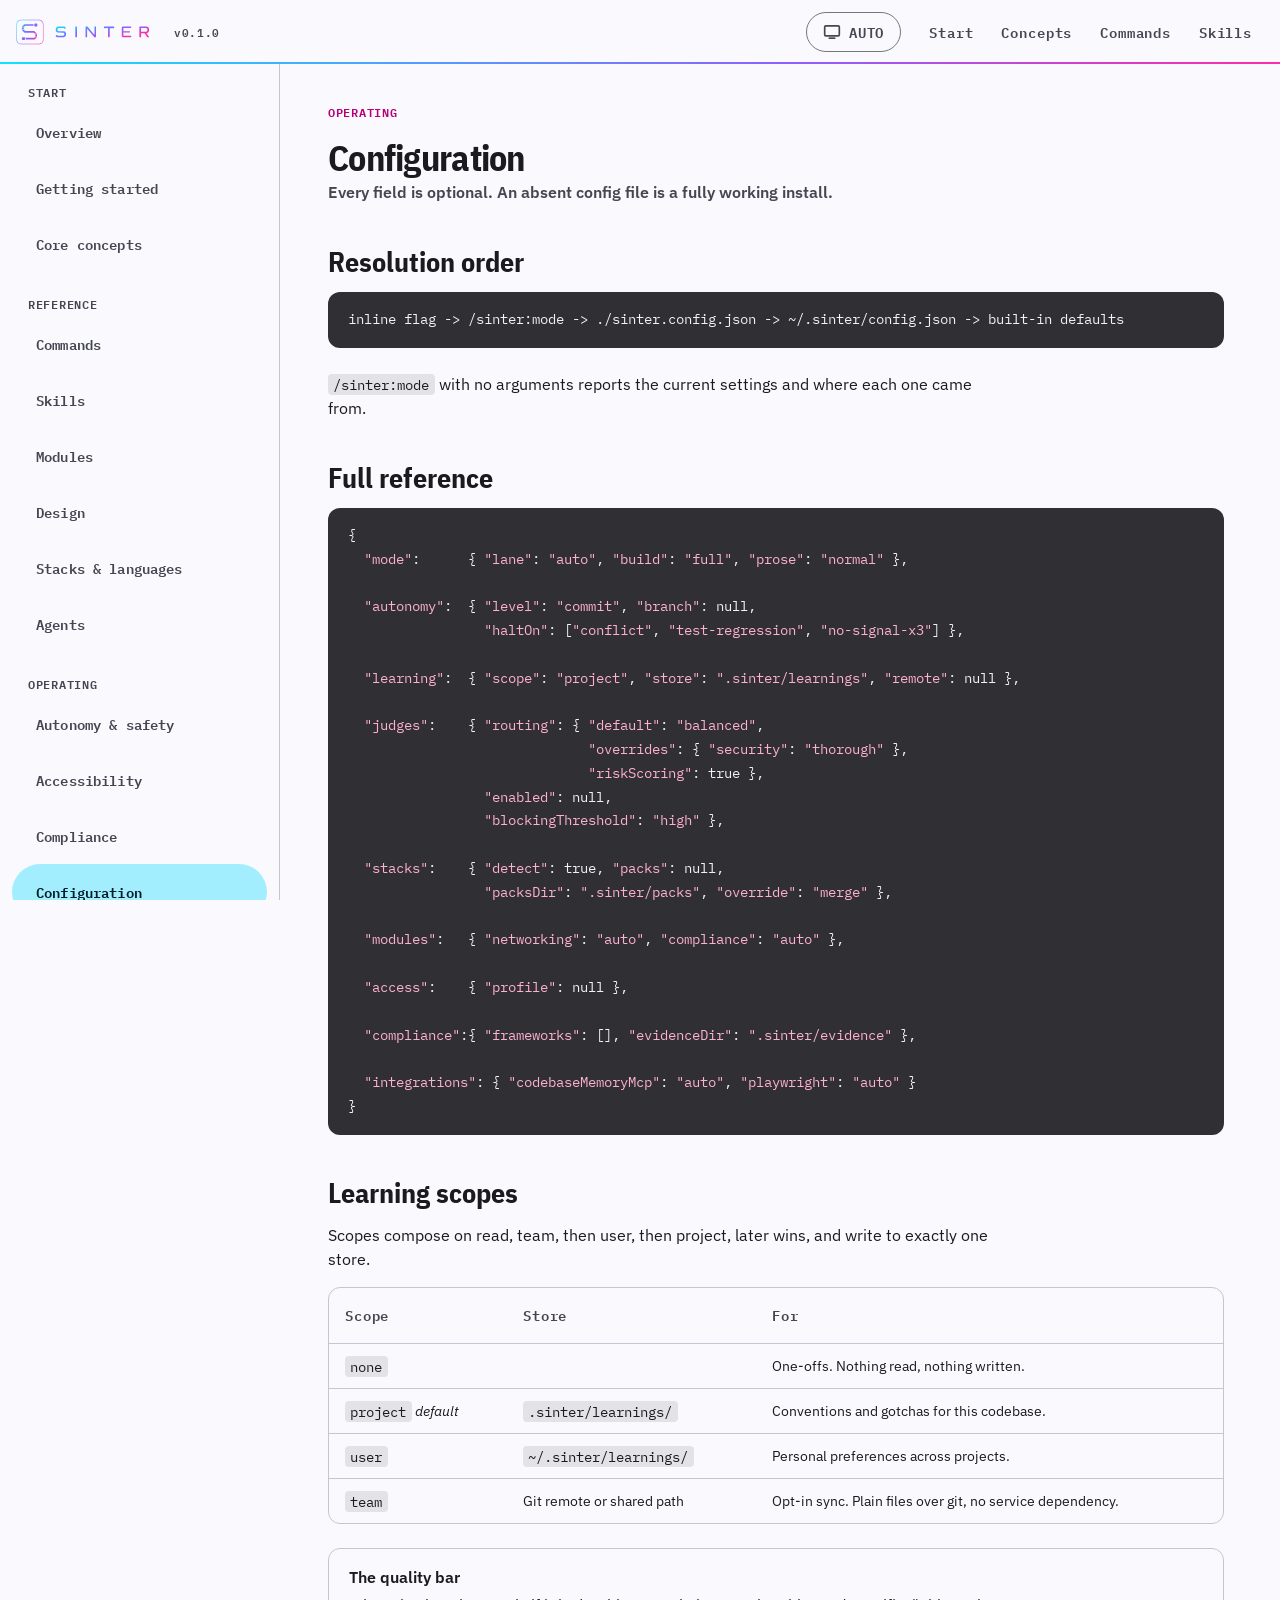
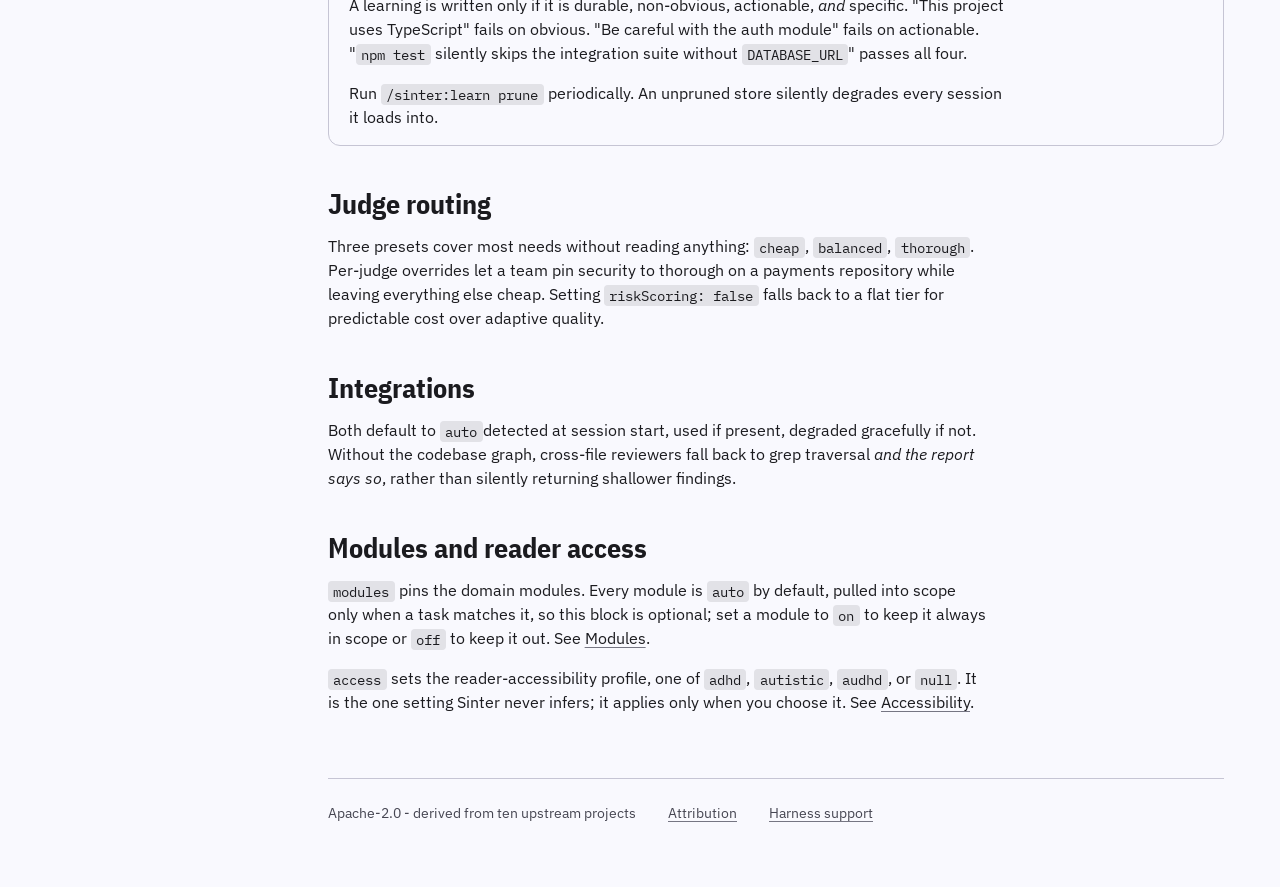
<file: config.html>
<!doctype html>
<html lang="en"><head><meta charset="utf-8"><meta name="viewport" content="width=device-width, initial-scale=1">
<title>Configuration - Sinter</title><meta name="description" content="Every configuration field, with resolution order and defaults."><meta name="color-scheme" content="light dark">
<link rel="preconnect" href="https://fonts.googleapis.com"><link rel="preconnect" href="https://fonts.gstatic.com" crossorigin>
<link rel="stylesheet" href="https://fonts.googleapis.com/css2?family=IBM+Plex+Mono:wght@400;500;600;700&family=IBM+Plex+Sans+Condensed:wght@600;700&family=IBM+Plex+Sans:wght@400;500;600&display=swap">
<link rel="icon" href="assets/favicon.svg" type="image/svg+xml">
<link rel="apple-touch-icon" href="assets/favicon-180.png">
<link rel="stylesheet" href="assets/sinter.css">
<script>try{var t=localStorage.getItem("sinter-theme");if(t==="light"||t==="dark")document.documentElement.setAttribute("data-theme",t);}catch(e){}</script></head>
<body>
<a class="skiplink" href="#content">Skip to content</a>
<header class="topbar"><button class="railtoggle" type="button" aria-expanded="false" aria-controls="rail">Menu</button>
<a class="brand" href="index.html"><svg class="brand__mark" viewBox="0 0 64 64" aria-hidden="true" focusable="false"><defs><linearGradient id="bm" x1="0" y1="0" x2="1" y2="1"><stop offset="0" stop-color="#10e1ff"/><stop offset=".38" stop-color="#6080ff"/><stop offset=".62" stop-color="#8e5fff"/><stop offset="1" stop-color="#ff2ba8"/></linearGradient></defs><path fill="url(#bm)" fill-rule="evenodd" d="M41.81 38.4L37.78 38.4L36.22 39.64L19.31 39.64L19.31 42.9L37.16 42.9L37.93 42.43L41.81 38.55Z M12.33 38.71L12.33 38.86L12.02 39.17L12.02 39.48L11.86 39.64L11.86 42.74L12.02 42.9L12.02 43.05L12.17 43.21L12.17 43.36L12.48 43.67L12.64 43.67L12.79 43.83L16.98 43.83L17.14 43.67L17.29 43.67L17.45 43.52L17.6 43.52L17.6 43.36L17.76 43.21L17.76 43.05L17.91 42.9L17.91 39.48L17.76 39.33L17.76 39.17L17.14 38.55L16.83 38.55L16.67 38.4L13.1 38.4L12.95 38.55L12.64 38.55L12.48 38.71Z M38.71 32.5L38.55 32.66L38.55 36.22L38.71 36.38L38.71 36.84L38.55 37.0L38.55 37.16L38.71 37.31L41.97 37.31L41.97 32.5Z M12.02 24.12L12.02 24.28L16.67 28.93L17.6 29.4L35.14 29.4L35.76 29.71L37.0 30.95L37.78 31.41L41.81 31.41L41.81 31.26L37.0 26.45L36.22 26.14L18.84 26.14L18.22 25.83L16.36 24.12Z M11.86 18.38L11.86 23.03L15.59 23.03L15.59 18.38Z M11.86 17.29L16.36 17.29L16.67 17.14L17.91 15.9L18.53 15.59L35.14 15.59L35.14 12.33L17.29 12.33L16.21 12.79L12.02 16.98Z M37.31 11.4L36.84 11.86L36.84 12.17L36.69 12.33L36.69 15.9L36.84 16.05L36.84 16.36L37.47 16.98L37.78 16.98L37.93 17.14L41.5 17.14L41.66 16.98L41.81 16.98L41.97 16.83L42.12 16.83L42.43 16.52L42.43 16.36L42.59 16.21L42.59 12.33L42.43 12.17L42.43 12.02L42.28 11.86L42.28 11.71L42.12 11.55L41.97 11.55L41.81 11.4L41.66 11.4L41.5 11.24L37.62 11.24L37.47 11.4Z M4.26 6.9L6.9 5.03L10.47 4.26L46.0 4.26L48.48 4.88L50.81 6.28L53.14 9.22L53.91 12.33L53.91 44.14L53.45 46.16L51.9 48.79L49.72 50.66L46.16 51.74L9.69 51.74L6.59 50.97L4.26 49.26L2.71 47.09L1.93 43.98L1.93 11.86L2.71 9.07Z M3.02 6.74L1.78 8.76L1.0 11.55L1.0 44.45L2.24 48.33L4.26 50.66L7.05 52.21L9.38 52.67L46.93 52.67L50.19 51.59L52.98 49.1L54.22 46.93L54.84 44.29L54.84 11.55L53.6 7.98L51.74 5.66L48.64 3.79L46.78 3.33L9.07 3.33L5.5 4.57Z"/></svg><svg class="brand__lockup" viewBox="0 0 268 56" aria-hidden="true" focusable="false"><defs><linearGradient id="bl" x1="0" y1="0" x2="1" y2="0.6"><stop offset="0" stop-color="#10e1ff"/><stop offset=".38" stop-color="#6080ff"/><stop offset=".62" stop-color="#8e5fff"/><stop offset="1" stop-color="#ff2ba8"/></linearGradient></defs><g fill="url(#bl)" fill-rule="evenodd"><path d="M41.81 38.4L37.78 38.4L36.22 39.64L19.31 39.64L19.31 42.9L37.16 42.9L37.93 42.43L41.81 38.55Z M12.33 38.71L12.33 38.86L12.02 39.17L12.02 39.48L11.86 39.64L11.86 42.74L12.02 42.9L12.02 43.05L12.17 43.21L12.17 43.36L12.48 43.67L12.64 43.67L12.79 43.83L16.98 43.83L17.14 43.67L17.29 43.67L17.45 43.52L17.6 43.52L17.6 43.36L17.76 43.21L17.76 43.05L17.91 42.9L17.91 39.48L17.76 39.33L17.76 39.17L17.14 38.55L16.83 38.55L16.67 38.4L13.1 38.4L12.95 38.55L12.64 38.55L12.48 38.71Z M38.71 32.5L38.55 32.66L38.55 36.22L38.71 36.38L38.71 36.84L38.55 37.0L38.55 37.16L38.71 37.31L41.97 37.31L41.97 32.5Z M12.02 24.12L12.02 24.28L16.67 28.93L17.6 29.4L35.14 29.4L35.76 29.71L37.0 30.95L37.78 31.41L41.81 31.41L41.81 31.26L37.0 26.45L36.22 26.14L18.84 26.14L18.22 25.83L16.36 24.12Z M11.86 18.38L11.86 23.03L15.59 23.03L15.59 18.38Z M11.86 17.29L16.36 17.29L16.67 17.14L17.91 15.9L18.53 15.59L35.14 15.59L35.14 12.33L17.29 12.33L16.21 12.79L12.02 16.98Z M37.31 11.4L36.84 11.86L36.84 12.17L36.69 12.33L36.69 15.9L36.84 16.05L36.84 16.36L37.47 16.98L37.78 16.98L37.93 17.14L41.5 17.14L41.66 16.98L41.81 16.98L41.97 16.83L42.12 16.83L42.43 16.52L42.43 16.36L42.59 16.21L42.59 12.33L42.43 12.17L42.43 12.02L42.28 11.86L42.28 11.71L42.12 11.55L41.97 11.55L41.81 11.4L41.66 11.4L41.5 11.24L37.62 11.24L37.47 11.4Z M4.26 6.9L6.9 5.03L10.47 4.26L46.0 4.26L48.48 4.88L50.81 6.28L53.14 9.22L53.91 12.33L53.91 44.14L53.45 46.16L51.9 48.79L49.72 50.66L46.16 51.74L9.69 51.74L6.59 50.97L4.26 49.26L2.71 47.09L1.93 43.98L1.93 11.86L2.71 9.07Z M3.02 6.74L1.78 8.76L1.0 11.55L1.0 44.45L2.24 48.33L4.26 50.66L7.05 52.21L9.38 52.67L46.93 52.67L50.19 51.59L52.98 49.1L54.22 46.93L54.84 44.29L54.84 11.55L53.6 7.98L51.74 5.66L48.64 3.79L46.78 3.33L9.07 3.33L5.5 4.57Z"/><g transform="translate(78 17)"><path d="M172.13 3.36L172.39 3.11L182.22 3.11L182.48 3.36L183.0 3.36L183.26 3.62L183.52 3.62L184.29 4.4L184.29 4.66L184.55 4.92L184.55 5.44L184.81 5.69L184.81 7.76L184.55 8.02L184.55 8.54L184.29 8.8L184.29 9.06L183.52 9.84L183.26 9.84L183.0 10.09L182.74 10.09L182.48 10.35L181.96 10.35L181.71 10.61L172.39 10.61L172.13 10.35Z M169.02 0.26L168.76 0.78L168.76 20.96L169.28 21.48L171.87 21.48L172.13 20.96L172.13 13.72L172.39 13.46L178.86 13.46L180.93 16.05L184.55 21.48L187.92 21.48L188.18 20.96L187.66 19.93L186.88 19.15L183.0 13.72L183.26 13.2L184.81 12.94L186.36 11.91L187.66 10.09L187.66 9.58L188.18 8.54L188.18 4.92L187.92 4.66L187.92 3.88L186.88 2.07L185.85 1.04L183.26 -0.0L169.54 -0.0Z M134.6 0.26L133.56 1.81L133.56 19.15L134.08 20.19L135.12 21.22L135.89 21.48L151.94 21.48L152.46 20.96L152.46 19.15L152.2 18.64L151.42 18.38L137.19 18.38L136.67 17.86L136.67 12.68L137.19 12.16L149.61 12.16L149.87 11.91L149.87 9.58L149.61 9.32L136.93 9.32L136.67 9.06L136.93 8.54L136.67 8.02L136.93 7.76L136.67 3.62L137.19 3.11L151.94 3.11L152.46 2.59L152.2 0.26L151.94 -0.0L135.12 -0.0Z M98.36 -0.0L97.85 0.52L97.85 2.85L98.11 3.11L98.62 3.11L98.88 3.36L99.92 3.36L100.18 3.11L100.69 3.36L101.21 3.36L101.47 3.11L102.51 3.11L102.76 3.36L103.28 3.11L104.58 3.11L104.84 3.36L105.35 3.36L105.87 3.11L106.13 3.36L106.13 20.96L106.39 21.48L108.98 21.48L109.49 20.71L109.49 3.36L109.75 3.11L110.01 3.36L113.64 3.36L113.89 3.11L114.15 3.36L117.52 3.36L118.29 2.85L118.29 0.52L118.04 -0.0Z M61.35 -0.0L60.84 1.81L61.09 2.59L61.09 21.22L61.35 21.48L63.94 21.48L64.2 21.22L64.2 4.92L64.46 4.66L78.69 21.48L81.54 21.48L82.06 20.96L82.06 0.52L81.8 -0.0L79.21 -0.0L78.95 0.26L78.95 16.05L78.69 16.31L78.18 16.05L64.98 -0.0Z M41.16 -0.0L40.65 0.52L40.65 21.22L40.91 21.48L43.49 21.48L44.01 20.96L44.01 0.52L43.49 -0.0Z M3.38 1.29L2.34 2.59L1.56 4.4L1.56 8.02L2.34 9.84L3.89 11.39L5.71 12.16L16.84 12.42L18.39 13.72L18.65 16.31L17.35 17.86L16.32 18.38L5.96 18.38L4.67 17.86L4.15 17.08L2.86 16.82L1.56 17.86L1.56 19.41L3.12 20.96L4.41 21.48L17.61 21.48L19.42 20.71L21.24 18.89L22.01 17.08L22.01 13.46L21.24 11.65L19.68 10.09L17.87 9.32L7.52 9.32L6.48 9.06L5.45 8.28L4.93 7.25L4.93 5.18L5.71 3.88L7.26 3.11L17.09 3.11L19.16 4.4L20.46 4.4L21.24 3.62L20.98 1.55L19.94 0.52L18.39 -0.0L6.22 -0.0Z"/></g></g></svg><span class="visually-hidden">Sinter documentation: home</span></a><span class="brand__ver" aria-hidden="true">v0.1.0</span><div class="topbar__spacer"></div>
  <button class="themetoggle" id="themeToggle" type="button"
    aria-label="Colour theme: following system. Activate to choose light or dark.">
    <span class="ico ico--auto"><svg viewBox="0 0 16 16" fill="none" stroke="currentColor" stroke-width="1.5" aria-hidden="true"><rect x="1.5" y="2.5" width="13" height="9" rx="1"/><path d="M5 13.5h6"/></svg></span>
    <span class="ico ico--light"><svg viewBox="0 0 16 16" fill="none" stroke="currentColor" stroke-width="1.5" aria-hidden="true"><circle cx="8" cy="8" r="3.2"/><path d="M8 1v1.6M8 13.4V15M15 8h-1.6M2.6 8H1M12.9 3.1l-1.1 1.1M4.2 11.8l-1.1 1.1M12.9 12.9l-1.1-1.1M4.2 4.2 3.1 3.1"/></svg></span>
    <span class="ico ico--dark"><svg viewBox="0 0 16 16" fill="none" stroke="currentColor" stroke-width="1.5" aria-hidden="true"><path d="M13.5 9.6A5.8 5.8 0 0 1 6.4 2.5a5.8 5.8 0 1 0 7.1 7.1Z"/></svg></span>
    <span id="themeLabel">Auto</span>
  </button>
  <nav class="topbar__links" aria-label="Primary">
<a href="start.html">Start</a><a href="concepts.html">Concepts</a><a href="commands.html">Commands</a><a href="skills.html">Skills</a></nav></header>
<p id="themeStatus" class="visually-hidden" role="status" aria-live="polite"></p>
<div class="shell"><nav class="rail" id="rail" aria-label="Documentation"><div class="rail__group">Start</div><a href="index.html">Overview</a><a href="start.html">Getting started</a><a href="concepts.html">Core concepts</a><div class="rail__group">Reference</div><a href="commands.html">Commands</a><a href="skills.html">Skills</a><a href="modules.html">Modules</a><a href="design.html">Design</a><a href="stacks.html">Stacks &amp; languages</a><a href="agents.html">Agents</a><div class="rail__group">Operating</div><a href="autonomy.html">Autonomy &amp; safety</a><a href="accessibility.html">Accessibility</a><a href="compliance.html">Compliance</a><a href="config.html">Configuration</a><div class="rail__group">Project</div><a href="harnesses.html">Harnesses</a><a href="credits.html">Attribution</a></nav><main id="content" tabindex="-1">
    <span class="eyebrow">Operating</span>
    <h1>Configuration</h1>
    <p class="lede">Every field is optional. An absent config file is a fully working install.</p>

    <h2>Resolution order</h2>
    <pre><code>inline flag -> /sinter:mode -> ./sinter.config.json -> ~/.sinter/config.json -> built-in defaults</code></pre>
    <p><code>/sinter:mode</code> with no arguments reports the current settings and where each
    one came from.</p>

    <h2>Full reference</h2>
    <pre><code>{
  <span class="k">"mode"</span>:      { <span class="k">"lane"</span>: <span class="k">"auto"</span>, <span class="k">"build"</span>: <span class="k">"full"</span>, <span class="k">"prose"</span>: <span class="k">"normal"</span> },

  <span class="k">"autonomy"</span>:  { <span class="k">"level"</span>: <span class="k">"commit"</span>, <span class="k">"branch"</span>: null,
                 <span class="k">"haltOn"</span>: [<span class="k">"conflict"</span>, <span class="k">"test-regression"</span>, <span class="k">"no-signal-x3"</span>] },

  <span class="k">"learning"</span>:  { <span class="k">"scope"</span>: <span class="k">"project"</span>, <span class="k">"store"</span>: <span class="k">".sinter/learnings"</span>, <span class="k">"remote"</span>: null },

  <span class="k">"judges"</span>:    { <span class="k">"routing"</span>: { <span class="k">"default"</span>: <span class="k">"balanced"</span>,
                              <span class="k">"overrides"</span>: { <span class="k">"security"</span>: <span class="k">"thorough"</span> },
                              <span class="k">"riskScoring"</span>: true },
                 <span class="k">"enabled"</span>: null,
                 <span class="k">"blockingThreshold"</span>: <span class="k">"high"</span> },

  <span class="k">"stacks"</span>:    { <span class="k">"detect"</span>: true, <span class="k">"packs"</span>: null,
                 <span class="k">"packsDir"</span>: <span class="k">".sinter/packs"</span>, <span class="k">"override"</span>: <span class="k">"merge"</span> },

  <span class="k">"modules"</span>:   { <span class="k">"networking"</span>: <span class="k">"auto"</span>, <span class="k">"compliance"</span>: <span class="k">"auto"</span> },

  <span class="k">"access"</span>:    { <span class="k">"profile"</span>: null },

  <span class="k">"compliance"</span>:{ <span class="k">"frameworks"</span>: [], <span class="k">"evidenceDir"</span>: <span class="k">".sinter/evidence"</span> },

  <span class="k">"integrations"</span>: { <span class="k">"codebaseMemoryMcp"</span>: <span class="k">"auto"</span>, <span class="k">"playwright"</span>: <span class="k">"auto"</span> }
}</code></pre>

    <h2>Learning scopes</h2>
    <p>Scopes compose on read, team, then user, then project, later wins, and write to
    exactly one store.</p>
    <div class="scroller reveal" role="region" tabindex="0" aria-label="Table: Scope and related columns, scrollable"><table class="reveal"><thead><tr><th scope="col">Scope</th><th scope="col">Store</th><th scope="col">For</th></tr></thead><tbody>
      <tr><td><code>none</code></td><td></td><td>One-offs. Nothing read, nothing written.</td></tr>
      <tr><td><code>project</code> <em>default</em></td><td><code>.sinter/learnings/</code></td><td>Conventions and gotchas for this codebase.</td></tr>
      <tr><td><code>user</code></td><td><code>~/.sinter/learnings/</code></td><td>Personal preferences across projects.</td></tr>
      <tr><td><code>team</code></td><td>Git remote or shared path</td><td>Opt-in sync. Plain files over git, no service dependency.</td></tr>
    </tbody></table></div>
    <div class="slab reveal">
      <div class="slab__t">The quality bar</div>
      <p>A learning is written only if it is durable, non-obvious, actionable, <em>and</em>
      specific. "This project uses TypeScript" fails on obvious. "Be careful with the auth
      module" fails on actionable. "<code>npm test</code> silently skips the integration suite
      without <code>DATABASE_URL</code>" passes all four.</p>
      <p>Run <code>/sinter:learn prune</code> periodically. An unpruned store silently degrades
      every session it loads into.</p>
    </div>

    <h2>Judge routing</h2>
    <p>Three presets cover most needs without reading anything: <code>cheap</code>,
    <code>balanced</code>, <code>thorough</code>. Per-judge overrides let a team pin security
    to thorough on a payments repository while leaving everything else cheap. Setting
    <code>riskScoring: false</code> falls back to a flat tier for predictable cost over
    adaptive quality.</p>

    <h2>Integrations</h2>
    <p>Both default to <code>auto</code>detected at session start, used if present,
    degraded gracefully if not. Without the codebase graph, cross-file reviewers fall back to
    grep traversal <em>and the report says so</em>, rather than silently returning shallower
    findings.</p>

    <h2>Modules and reader access</h2>
    <p><code>modules</code> pins the domain modules. Every module is <code>auto</code> by
    default, pulled into scope only when a task matches it, so this block is optional; set a
    module to <code>on</code> to keep it always in scope or <code>off</code> to keep it out.
    See <a href="modules.html">Modules</a>.</p>
    <p><code>access</code> sets the reader-accessibility profile, one of <code>adhd</code>,
    <code>autistic</code>, <code>audhd</code>, or <code>null</code>. It is the one setting
    Sinter never infers; it applies only when you choose it. See
    <a href="accessibility.html">Accessibility</a>.</p>

<footer class="footer"><span>Apache-2.0 - derived from ten upstream projects</span>
<a href="credits.html">Attribution</a><a href="harnesses.html">Harness support</a></footer></main></div>
<script src="assets/sinter.js"></script></body></html>
</file>
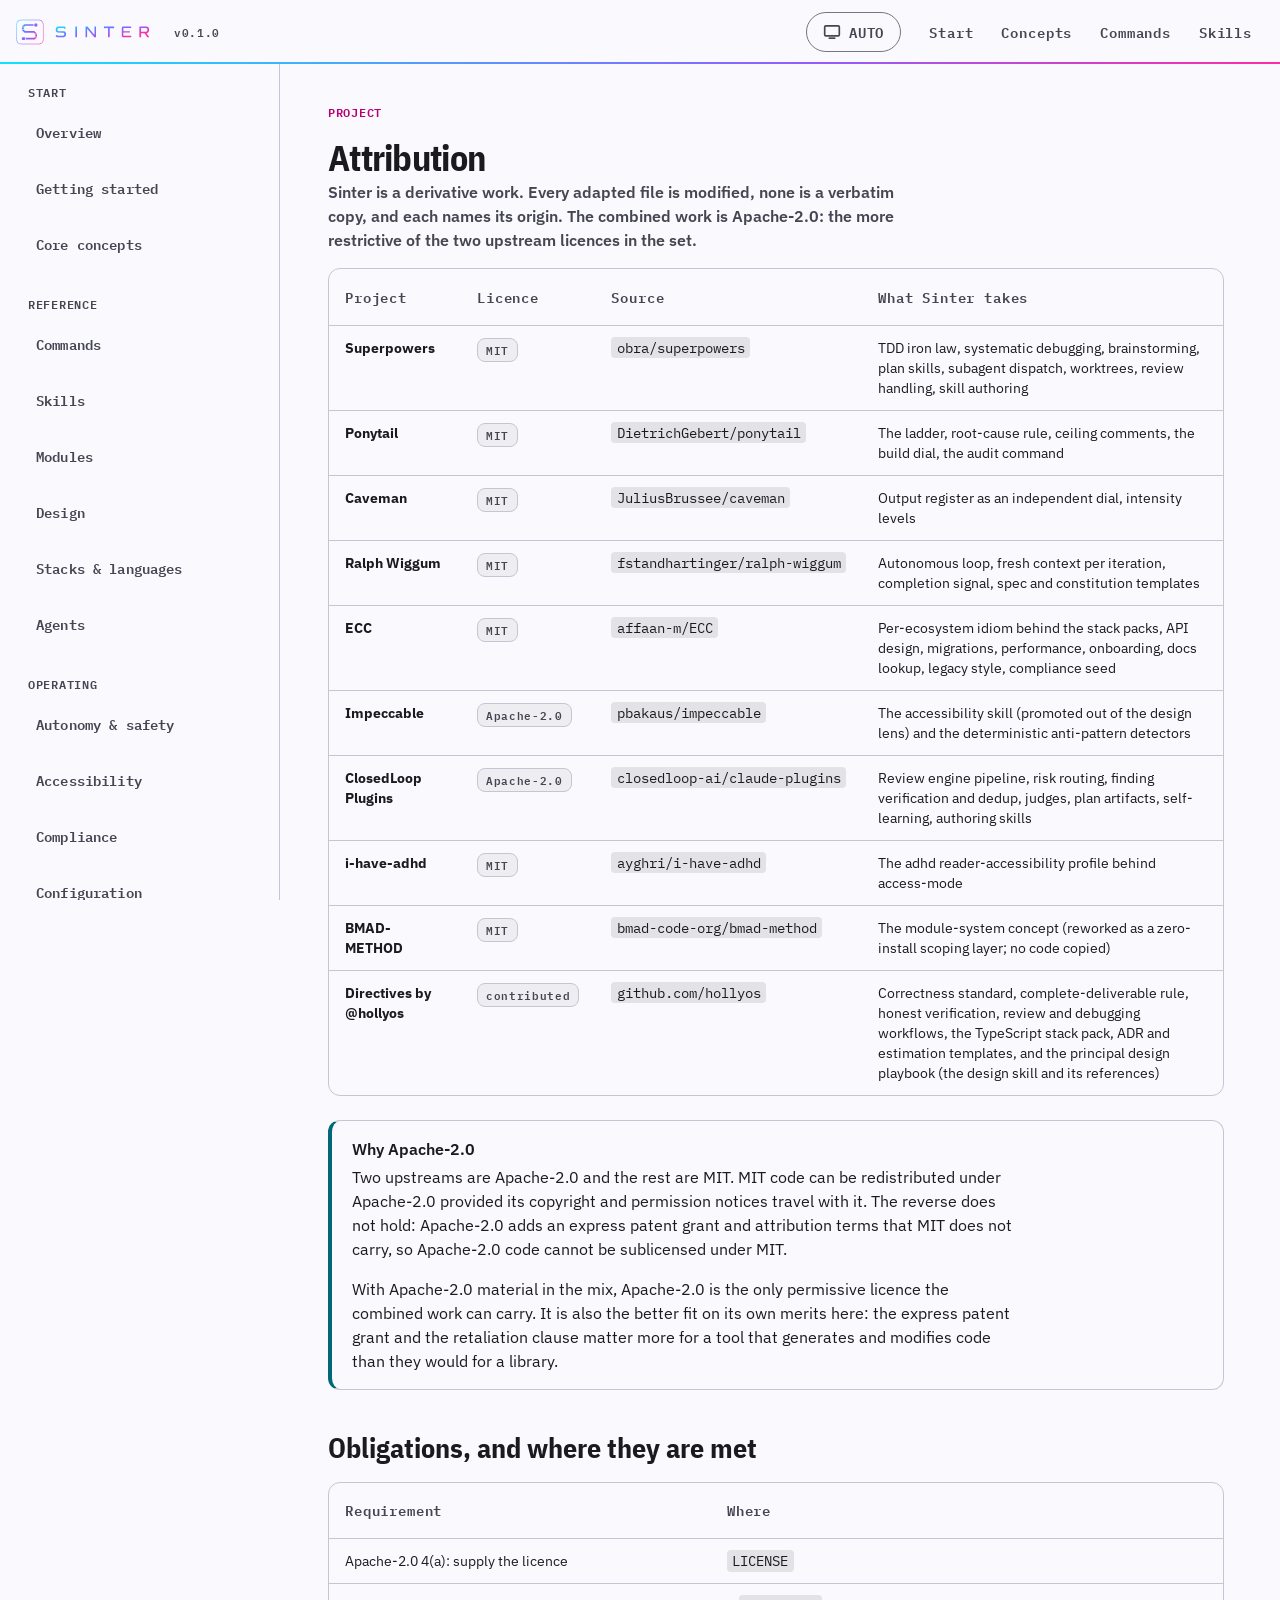
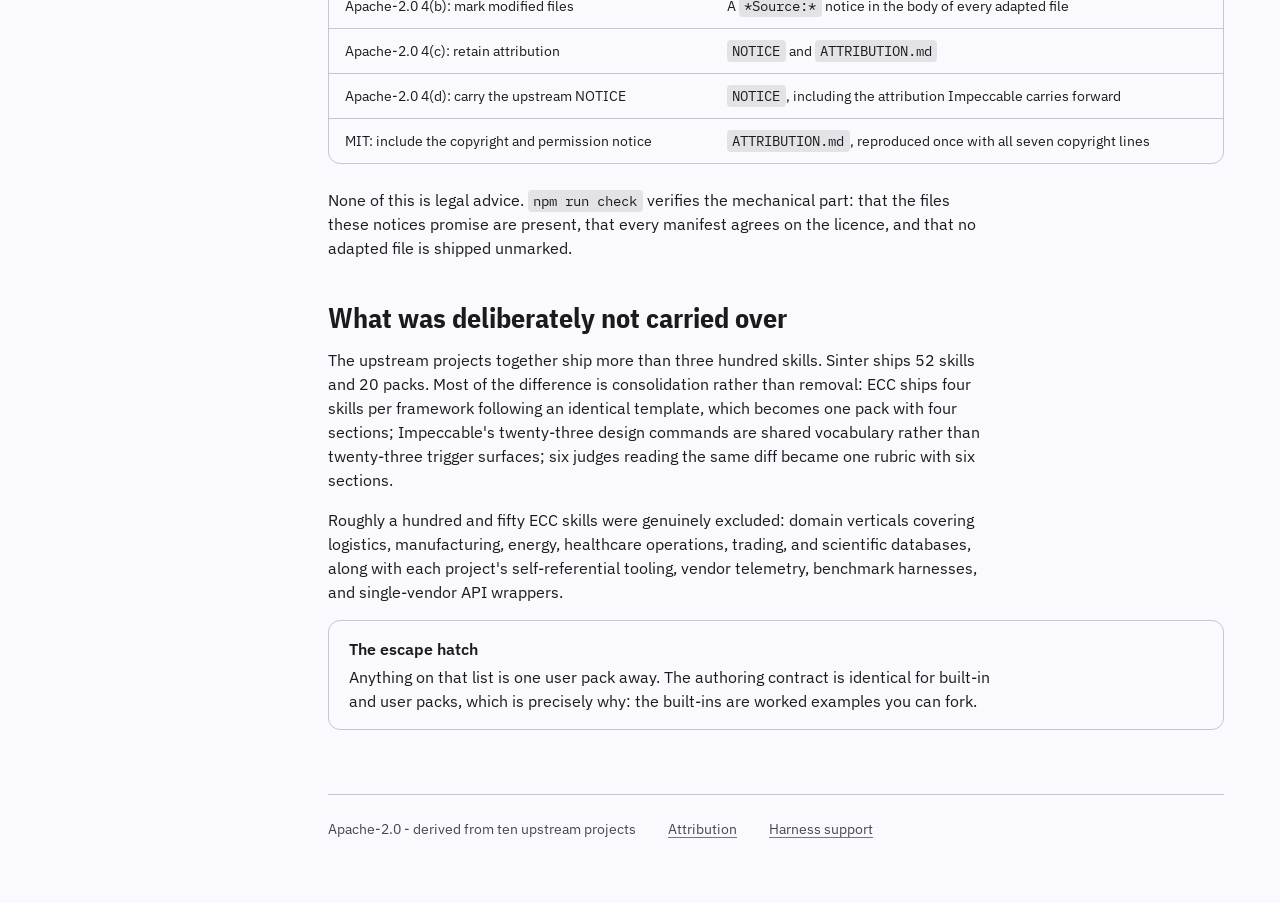
<file: credits.html>
<!doctype html>
<html lang="en"><head><meta charset="utf-8"><meta name="viewport" content="width=device-width, initial-scale=1">
<title>Attribution - Sinter</title><meta name="description" content="Ten upstream projects, what Sinter takes from each, and licence compliance."><meta name="color-scheme" content="light dark">
<link rel="preconnect" href="https://fonts.googleapis.com"><link rel="preconnect" href="https://fonts.gstatic.com" crossorigin>
<link rel="stylesheet" href="https://fonts.googleapis.com/css2?family=IBM+Plex+Mono:wght@400;500;600;700&family=IBM+Plex+Sans+Condensed:wght@600;700&family=IBM+Plex+Sans:wght@400;500;600&display=swap">
<link rel="icon" href="assets/favicon.svg" type="image/svg+xml">
<link rel="apple-touch-icon" href="assets/favicon-180.png">
<link rel="stylesheet" href="assets/sinter.css">
<script>try{var t=localStorage.getItem("sinter-theme");if(t==="light"||t==="dark")document.documentElement.setAttribute("data-theme",t);}catch(e){}</script></head>
<body>
<a class="skiplink" href="#content">Skip to content</a>
<header class="topbar"><button class="railtoggle" type="button" aria-expanded="false" aria-controls="rail">Menu</button>
<a class="brand" href="index.html"><svg class="brand__mark" viewBox="0 0 64 64" aria-hidden="true" focusable="false"><defs><linearGradient id="bm" x1="0" y1="0" x2="1" y2="1"><stop offset="0" stop-color="#10e1ff"/><stop offset=".38" stop-color="#6080ff"/><stop offset=".62" stop-color="#8e5fff"/><stop offset="1" stop-color="#ff2ba8"/></linearGradient></defs><path fill="url(#bm)" fill-rule="evenodd" d="M41.81 38.4L37.78 38.4L36.22 39.64L19.31 39.64L19.31 42.9L37.16 42.9L37.93 42.43L41.81 38.55Z M12.33 38.71L12.33 38.86L12.02 39.17L12.02 39.48L11.86 39.64L11.86 42.74L12.02 42.9L12.02 43.05L12.17 43.21L12.17 43.36L12.48 43.67L12.64 43.67L12.79 43.83L16.98 43.83L17.14 43.67L17.29 43.67L17.45 43.52L17.6 43.52L17.6 43.36L17.76 43.21L17.76 43.05L17.91 42.9L17.91 39.48L17.76 39.33L17.76 39.17L17.14 38.55L16.83 38.55L16.67 38.4L13.1 38.4L12.95 38.55L12.64 38.55L12.48 38.71Z M38.71 32.5L38.55 32.66L38.55 36.22L38.71 36.38L38.71 36.84L38.55 37.0L38.55 37.16L38.71 37.31L41.97 37.31L41.97 32.5Z M12.02 24.12L12.02 24.28L16.67 28.93L17.6 29.4L35.14 29.4L35.76 29.71L37.0 30.95L37.78 31.41L41.81 31.41L41.81 31.26L37.0 26.45L36.22 26.14L18.84 26.14L18.22 25.83L16.36 24.12Z M11.86 18.38L11.86 23.03L15.59 23.03L15.59 18.38Z M11.86 17.29L16.36 17.29L16.67 17.14L17.91 15.9L18.53 15.59L35.14 15.59L35.14 12.33L17.29 12.33L16.21 12.79L12.02 16.98Z M37.31 11.4L36.84 11.86L36.84 12.17L36.69 12.33L36.69 15.9L36.84 16.05L36.84 16.36L37.47 16.98L37.78 16.98L37.93 17.14L41.5 17.14L41.66 16.98L41.81 16.98L41.97 16.83L42.12 16.83L42.43 16.52L42.43 16.36L42.59 16.21L42.59 12.33L42.43 12.17L42.43 12.02L42.28 11.86L42.28 11.71L42.12 11.55L41.97 11.55L41.81 11.4L41.66 11.4L41.5 11.24L37.62 11.24L37.47 11.4Z M4.26 6.9L6.9 5.03L10.47 4.26L46.0 4.26L48.48 4.88L50.81 6.28L53.14 9.22L53.91 12.33L53.91 44.14L53.45 46.16L51.9 48.79L49.72 50.66L46.16 51.74L9.69 51.74L6.59 50.97L4.26 49.26L2.71 47.09L1.93 43.98L1.93 11.86L2.71 9.07Z M3.02 6.74L1.78 8.76L1.0 11.55L1.0 44.45L2.24 48.33L4.26 50.66L7.05 52.21L9.38 52.67L46.93 52.67L50.19 51.59L52.98 49.1L54.22 46.93L54.84 44.29L54.84 11.55L53.6 7.98L51.74 5.66L48.64 3.79L46.78 3.33L9.07 3.33L5.5 4.57Z"/></svg><svg class="brand__lockup" viewBox="0 0 268 56" aria-hidden="true" focusable="false"><defs><linearGradient id="bl" x1="0" y1="0" x2="1" y2="0.6"><stop offset="0" stop-color="#10e1ff"/><stop offset=".38" stop-color="#6080ff"/><stop offset=".62" stop-color="#8e5fff"/><stop offset="1" stop-color="#ff2ba8"/></linearGradient></defs><g fill="url(#bl)" fill-rule="evenodd"><path d="M41.81 38.4L37.78 38.4L36.22 39.64L19.31 39.64L19.31 42.9L37.16 42.9L37.93 42.43L41.81 38.55Z M12.33 38.71L12.33 38.86L12.02 39.17L12.02 39.48L11.86 39.64L11.86 42.74L12.02 42.9L12.02 43.05L12.17 43.21L12.17 43.36L12.48 43.67L12.64 43.67L12.79 43.83L16.98 43.83L17.14 43.67L17.29 43.67L17.45 43.52L17.6 43.52L17.6 43.36L17.76 43.21L17.76 43.05L17.91 42.9L17.91 39.48L17.76 39.33L17.76 39.17L17.14 38.55L16.83 38.55L16.67 38.4L13.1 38.4L12.95 38.55L12.64 38.55L12.48 38.71Z M38.71 32.5L38.55 32.66L38.55 36.22L38.71 36.38L38.71 36.84L38.55 37.0L38.55 37.16L38.71 37.31L41.97 37.31L41.97 32.5Z M12.02 24.12L12.02 24.28L16.67 28.93L17.6 29.4L35.14 29.4L35.76 29.71L37.0 30.95L37.78 31.41L41.81 31.41L41.81 31.26L37.0 26.45L36.22 26.14L18.84 26.14L18.22 25.83L16.36 24.12Z M11.86 18.38L11.86 23.03L15.59 23.03L15.59 18.38Z M11.86 17.29L16.36 17.29L16.67 17.14L17.91 15.9L18.53 15.59L35.14 15.59L35.14 12.33L17.29 12.33L16.21 12.79L12.02 16.98Z M37.31 11.4L36.84 11.86L36.84 12.17L36.69 12.33L36.69 15.9L36.84 16.05L36.84 16.36L37.47 16.98L37.78 16.98L37.93 17.14L41.5 17.14L41.66 16.98L41.81 16.98L41.97 16.83L42.12 16.83L42.43 16.52L42.43 16.36L42.59 16.21L42.59 12.33L42.43 12.17L42.43 12.02L42.28 11.86L42.28 11.71L42.12 11.55L41.97 11.55L41.81 11.4L41.66 11.4L41.5 11.24L37.62 11.24L37.47 11.4Z M4.26 6.9L6.9 5.03L10.47 4.26L46.0 4.26L48.48 4.88L50.81 6.28L53.14 9.22L53.91 12.33L53.91 44.14L53.45 46.16L51.9 48.79L49.72 50.66L46.16 51.74L9.69 51.74L6.59 50.97L4.26 49.26L2.71 47.09L1.93 43.98L1.93 11.86L2.71 9.07Z M3.02 6.74L1.78 8.76L1.0 11.55L1.0 44.45L2.24 48.33L4.26 50.66L7.05 52.21L9.38 52.67L46.93 52.67L50.19 51.59L52.98 49.1L54.22 46.93L54.84 44.29L54.84 11.55L53.6 7.98L51.74 5.66L48.64 3.79L46.78 3.33L9.07 3.33L5.5 4.57Z"/><g transform="translate(78 17)"><path d="M172.13 3.36L172.39 3.11L182.22 3.11L182.48 3.36L183.0 3.36L183.26 3.62L183.52 3.62L184.29 4.4L184.29 4.66L184.55 4.92L184.55 5.44L184.81 5.69L184.81 7.76L184.55 8.02L184.55 8.54L184.29 8.8L184.29 9.06L183.52 9.84L183.26 9.84L183.0 10.09L182.74 10.09L182.48 10.35L181.96 10.35L181.71 10.61L172.39 10.61L172.13 10.35Z M169.02 0.26L168.76 0.78L168.76 20.96L169.28 21.48L171.87 21.48L172.13 20.96L172.13 13.72L172.39 13.46L178.86 13.46L180.93 16.05L184.55 21.48L187.92 21.48L188.18 20.96L187.66 19.93L186.88 19.15L183.0 13.72L183.26 13.2L184.81 12.94L186.36 11.91L187.66 10.09L187.66 9.58L188.18 8.54L188.18 4.92L187.92 4.66L187.92 3.88L186.88 2.07L185.85 1.04L183.26 -0.0L169.54 -0.0Z M134.6 0.26L133.56 1.81L133.56 19.15L134.08 20.19L135.12 21.22L135.89 21.48L151.94 21.48L152.46 20.96L152.46 19.15L152.2 18.64L151.42 18.38L137.19 18.38L136.67 17.86L136.67 12.68L137.19 12.16L149.61 12.16L149.87 11.91L149.87 9.58L149.61 9.32L136.93 9.32L136.67 9.06L136.93 8.54L136.67 8.02L136.93 7.76L136.67 3.62L137.19 3.11L151.94 3.11L152.46 2.59L152.2 0.26L151.94 -0.0L135.12 -0.0Z M98.36 -0.0L97.85 0.52L97.85 2.85L98.11 3.11L98.62 3.11L98.88 3.36L99.92 3.36L100.18 3.11L100.69 3.36L101.21 3.36L101.47 3.11L102.51 3.11L102.76 3.36L103.28 3.11L104.58 3.11L104.84 3.36L105.35 3.36L105.87 3.11L106.13 3.36L106.13 20.96L106.39 21.48L108.98 21.48L109.49 20.71L109.49 3.36L109.75 3.11L110.01 3.36L113.64 3.36L113.89 3.11L114.15 3.36L117.52 3.36L118.29 2.85L118.29 0.52L118.04 -0.0Z M61.35 -0.0L60.84 1.81L61.09 2.59L61.09 21.22L61.35 21.48L63.94 21.48L64.2 21.22L64.2 4.92L64.46 4.66L78.69 21.48L81.54 21.48L82.06 20.96L82.06 0.52L81.8 -0.0L79.21 -0.0L78.95 0.26L78.95 16.05L78.69 16.31L78.18 16.05L64.98 -0.0Z M41.16 -0.0L40.65 0.52L40.65 21.22L40.91 21.48L43.49 21.48L44.01 20.96L44.01 0.52L43.49 -0.0Z M3.38 1.29L2.34 2.59L1.56 4.4L1.56 8.02L2.34 9.84L3.89 11.39L5.71 12.16L16.84 12.42L18.39 13.72L18.65 16.31L17.35 17.86L16.32 18.38L5.96 18.38L4.67 17.86L4.15 17.08L2.86 16.82L1.56 17.86L1.56 19.41L3.12 20.96L4.41 21.48L17.61 21.48L19.42 20.71L21.24 18.89L22.01 17.08L22.01 13.46L21.24 11.65L19.68 10.09L17.87 9.32L7.52 9.32L6.48 9.06L5.45 8.28L4.93 7.25L4.93 5.18L5.71 3.88L7.26 3.11L17.09 3.11L19.16 4.4L20.46 4.4L21.24 3.62L20.98 1.55L19.94 0.52L18.39 -0.0L6.22 -0.0Z"/></g></g></svg><span class="visually-hidden">Sinter documentation: home</span></a><span class="brand__ver" aria-hidden="true">v0.1.0</span><div class="topbar__spacer"></div>
  <button class="themetoggle" id="themeToggle" type="button"
    aria-label="Colour theme: following system. Activate to choose light or dark.">
    <span class="ico ico--auto"><svg viewBox="0 0 16 16" fill="none" stroke="currentColor" stroke-width="1.5" aria-hidden="true"><rect x="1.5" y="2.5" width="13" height="9" rx="1"/><path d="M5 13.5h6"/></svg></span>
    <span class="ico ico--light"><svg viewBox="0 0 16 16" fill="none" stroke="currentColor" stroke-width="1.5" aria-hidden="true"><circle cx="8" cy="8" r="3.2"/><path d="M8 1v1.6M8 13.4V15M15 8h-1.6M2.6 8H1M12.9 3.1l-1.1 1.1M4.2 11.8l-1.1 1.1M12.9 12.9l-1.1-1.1M4.2 4.2 3.1 3.1"/></svg></span>
    <span class="ico ico--dark"><svg viewBox="0 0 16 16" fill="none" stroke="currentColor" stroke-width="1.5" aria-hidden="true"><path d="M13.5 9.6A5.8 5.8 0 0 1 6.4 2.5a5.8 5.8 0 1 0 7.1 7.1Z"/></svg></span>
    <span id="themeLabel">Auto</span>
  </button>
  <nav class="topbar__links" aria-label="Primary">
<a href="start.html">Start</a><a href="concepts.html">Concepts</a><a href="commands.html">Commands</a><a href="skills.html">Skills</a></nav></header>
<p id="themeStatus" class="visually-hidden" role="status" aria-live="polite"></p>
<div class="shell"><nav class="rail" id="rail" aria-label="Documentation"><div class="rail__group">Start</div><a href="index.html">Overview</a><a href="start.html">Getting started</a><a href="concepts.html">Core concepts</a><div class="rail__group">Reference</div><a href="commands.html">Commands</a><a href="skills.html">Skills</a><a href="modules.html">Modules</a><a href="design.html">Design</a><a href="stacks.html">Stacks &amp; languages</a><a href="agents.html">Agents</a><div class="rail__group">Operating</div><a href="autonomy.html">Autonomy &amp; safety</a><a href="accessibility.html">Accessibility</a><a href="compliance.html">Compliance</a><a href="config.html">Configuration</a><div class="rail__group">Project</div><a href="harnesses.html">Harnesses</a><a href="credits.html">Attribution</a></nav><main id="content" tabindex="-1">
    <span class="eyebrow">Project</span>
    <h1>Attribution</h1>
    <p class="lede">Sinter is a derivative work. Every adapted file is modified, none is a
    verbatim copy, and each names its origin. The combined work is Apache-2.0: the more
    restrictive of the two upstream licences in the set.</p>
    <div class="scroller reveal" role="region" tabindex="0" aria-label="Table: Project and related columns, scrollable"><table class="reveal"><thead><tr><th scope="col">Project</th><th scope="col">Licence</th><th scope="col">Source</th><th scope="col">What Sinter takes</th></tr></thead><tbody><tr><td><b>Superpowers</b></td><td><span class="tag">MIT</span></td><td><code>obra/superpowers</code></td><td>TDD iron law, systematic debugging, brainstorming, plan skills, subagent dispatch, worktrees, review handling, skill authoring</td></tr><tr><td><b>Ponytail</b></td><td><span class="tag">MIT</span></td><td><code>DietrichGebert/ponytail</code></td><td>The ladder, root-cause rule, ceiling comments, the build dial, the audit command</td></tr><tr><td><b>Caveman</b></td><td><span class="tag">MIT</span></td><td><code>JuliusBrussee/caveman</code></td><td>Output register as an independent dial, intensity levels</td></tr><tr><td><b>Ralph Wiggum</b></td><td><span class="tag">MIT</span></td><td><code>fstandhartinger/ralph-wiggum</code></td><td>Autonomous loop, fresh context per iteration, completion signal, spec and constitution templates</td></tr><tr><td><b>ECC</b></td><td><span class="tag">MIT</span></td><td><code>affaan-m/ECC</code></td><td>Per-ecosystem idiom behind the stack packs, API design, migrations, performance, onboarding, docs lookup, legacy style, compliance seed</td></tr><tr><td><b>Impeccable</b></td><td><span class="tag">Apache-2.0</span></td><td><code>pbakaus/impeccable</code></td><td>The accessibility skill (promoted out of the design lens) and the deterministic anti-pattern detectors</td></tr><tr><td><b>ClosedLoop Plugins</b></td><td><span class="tag">Apache-2.0</span></td><td><code>closedloop-ai/claude-plugins</code></td><td>Review engine pipeline, risk routing, finding verification and dedup, judges, plan artifacts, self-learning, authoring skills</td></tr><tr><td><b>i-have-adhd</b></td><td><span class="tag">MIT</span></td><td><code>ayghri/i-have-adhd</code></td><td>The adhd reader-accessibility profile behind access-mode</td></tr><tr><td><b>BMAD-METHOD</b></td><td><span class="tag">MIT</span></td><td><code>bmad-code-org/bmad-method</code></td><td>The module-system concept (reworked as a zero-install scoping layer; no code copied)</td></tr><tr><td><b>Directives by @hollyos</b></td><td><span class="tag">contributed</span></td><td><code>github.com/hollyos</code></td><td>Correctness standard, complete-deliverable rule, honest verification, review and debugging workflows, the TypeScript stack pack, ADR and estimation templates, and the principal design playbook (the design skill and its references)</td></tr></tbody></table></div>
    <div class="slab slab--flux reveal">
      <div class="slab__t">Why Apache-2.0</div>
      <p>Two upstreams are Apache-2.0 and the rest are MIT. MIT code can be
      redistributed under Apache-2.0 provided its copyright and permission
      notices travel with it. The reverse does not hold: Apache-2.0 adds an
      express patent grant and attribution terms that MIT does not carry, so
      Apache-2.0 code cannot be sublicensed under MIT.</p>
      <p>With Apache-2.0 material in the mix, Apache-2.0 is the only permissive
      licence the combined work can carry. It is also the better fit on its own
      merits here: the express patent grant and the retaliation clause matter
      more for a tool that generates and modifies code than they would for a
      library.</p>
    </div>

    <h2>Obligations, and where they are met</h2>
    <div class="scroller reveal" role="region" tabindex="0"
      aria-label="Table: licence obligations and where each is met, scrollable">
    <table><thead><tr><th scope="col">Requirement</th><th scope="col">Where</th></tr></thead>
    <tbody>
      <tr><td>Apache-2.0 4(a): supply the licence</td><td><code>LICENSE</code></td></tr>
      <tr><td>Apache-2.0 4(b): mark modified files</td><td>A <code>*Source:*</code> notice in the body of every adapted file</td></tr>
      <tr><td>Apache-2.0 4(c): retain attribution</td><td><code>NOTICE</code> and <code>ATTRIBUTION.md</code></td></tr>
      <tr><td>Apache-2.0 4(d): carry the upstream NOTICE</td><td><code>NOTICE</code>, including the attribution Impeccable carries forward</td></tr>
      <tr><td>MIT: include the copyright and permission notice</td><td><code>ATTRIBUTION.md</code>, reproduced once with all seven copyright lines</td></tr>
    </tbody></table></div>
    <p>None of this is legal advice. <code>npm run check</code> verifies the
    mechanical part: that the files these notices promise are present, that every
    manifest agrees on the licence, and that no adapted file is shipped
    unmarked.</p>
    <h2>What was deliberately not carried over</h2>
    <p>The upstream projects together ship more than three hundred skills. Sinter ships
    52 skills and 20 packs. Most of the difference is
    consolidation rather than removal: ECC ships four skills per framework following an
    identical template, which becomes one pack with four sections; Impeccable's twenty-three
    design commands are shared vocabulary rather than twenty-three trigger surfaces; six judges
    reading the same diff became one rubric with six sections.</p>
    <p>Roughly a hundred and fifty ECC skills were genuinely excluded: domain verticals
    covering logistics, manufacturing, energy, healthcare operations, trading, and scientific
    databases, along with each project's self-referential tooling, vendor telemetry, benchmark
    harnesses, and single-vendor API wrappers.</p>
    <div class="slab reveal">
      <div class="slab__t">The escape hatch</div>
      <p>Anything on that list is one user pack away. The authoring contract is identical for
      built-in and user packs, which is precisely why: the built-ins are worked examples you
      can fork.</p>
    </div>

<footer class="footer"><span>Apache-2.0 - derived from ten upstream projects</span>
<a href="credits.html">Attribution</a><a href="harnesses.html">Harness support</a></footer></main></div>
<script src="assets/sinter.js"></script></body></html>
</file>
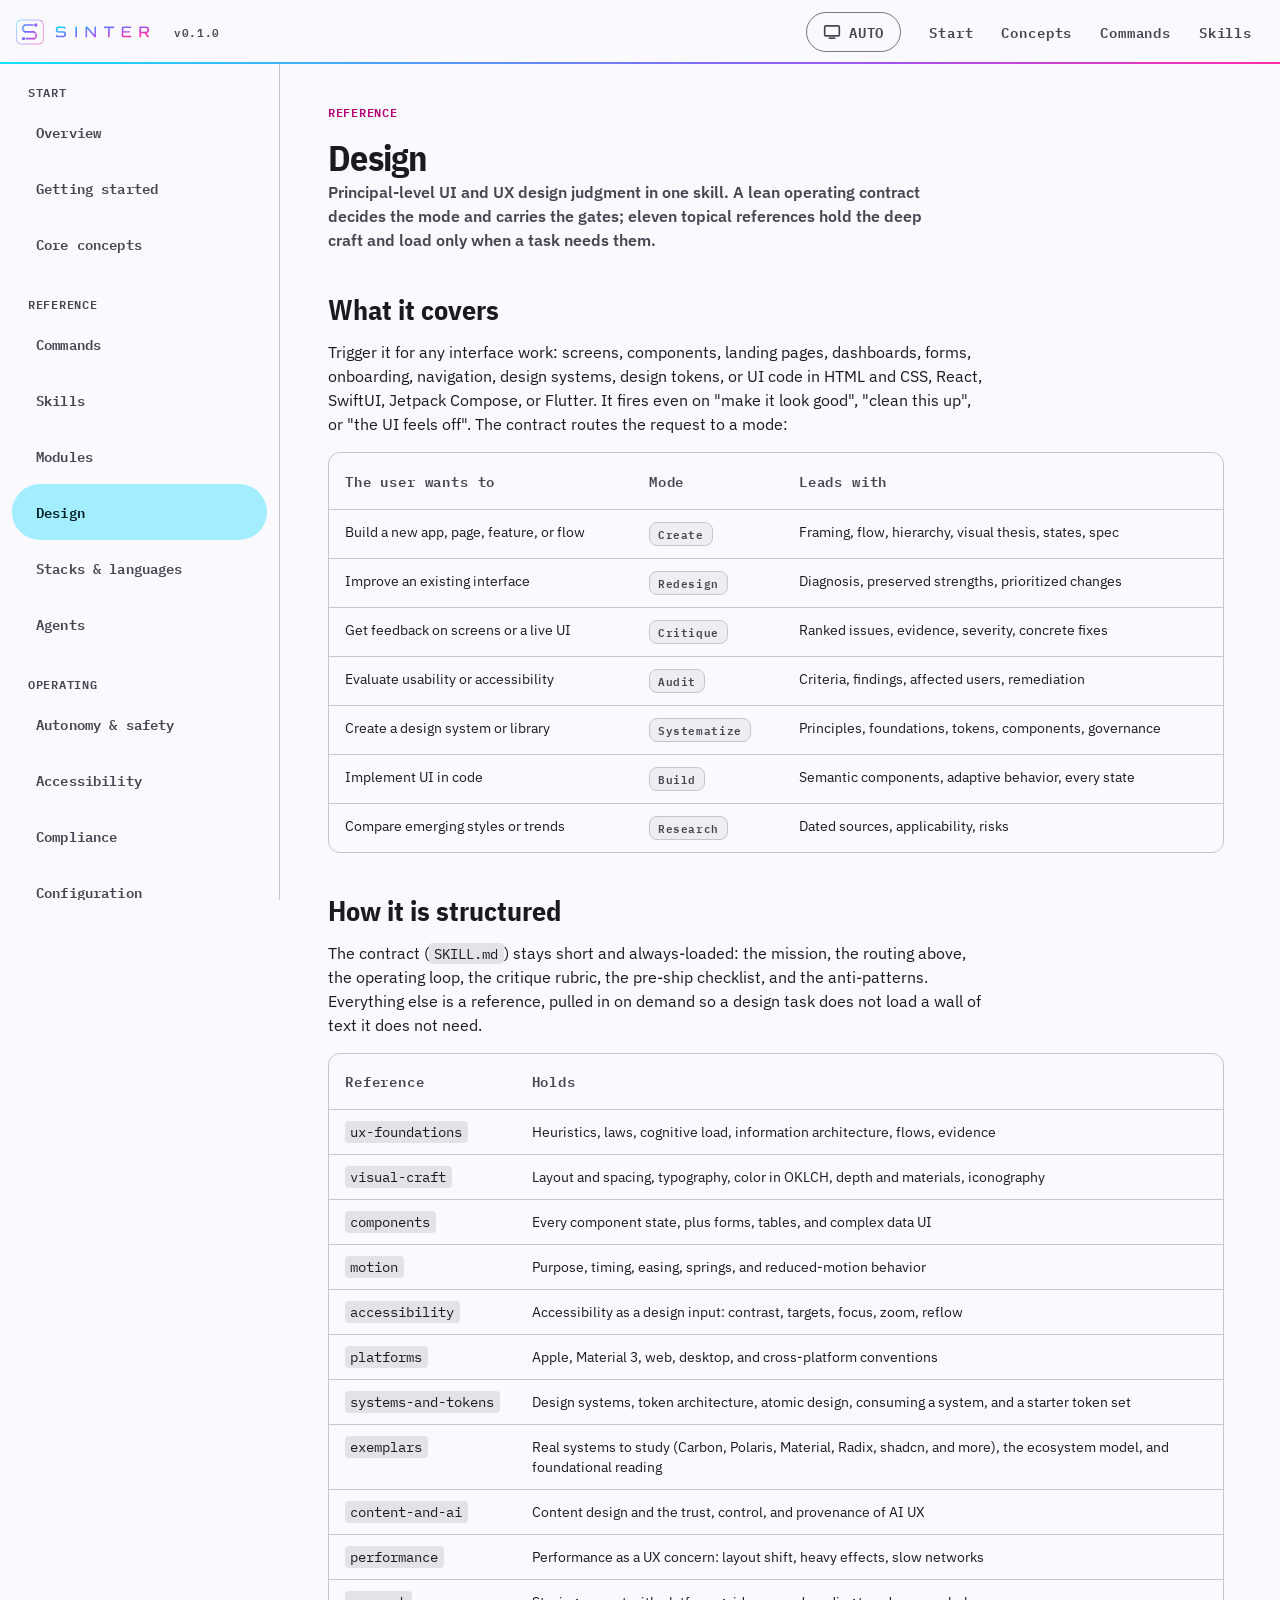
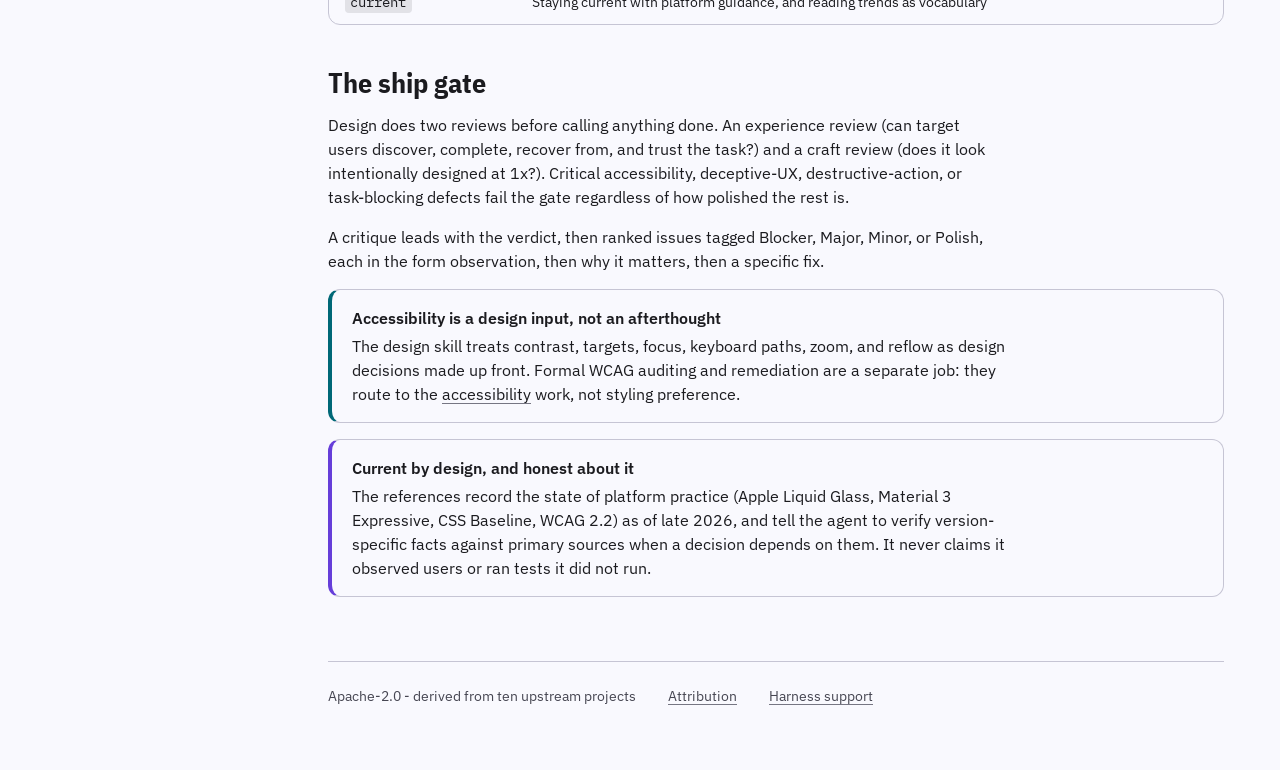
<file: design.html>
<!doctype html>
<html lang="en"><head><meta charset="utf-8"><meta name="viewport" content="width=device-width, initial-scale=1">
<title>Design - Sinter</title><meta name="description" content="Principal-level UI and UX design in one skill: a lean contract plus ten references."><meta name="color-scheme" content="light dark">
<link rel="preconnect" href="https://fonts.googleapis.com"><link rel="preconnect" href="https://fonts.gstatic.com" crossorigin>
<link rel="stylesheet" href="https://fonts.googleapis.com/css2?family=IBM+Plex+Mono:wght@400;500;600;700&family=IBM+Plex+Sans+Condensed:wght@600;700&family=IBM+Plex+Sans:wght@400;500;600&display=swap">
<link rel="icon" href="assets/favicon.svg" type="image/svg+xml">
<link rel="apple-touch-icon" href="assets/favicon-180.png">
<link rel="stylesheet" href="assets/sinter.css">
<script>try{var t=localStorage.getItem("sinter-theme");if(t==="light"||t==="dark")document.documentElement.setAttribute("data-theme",t);}catch(e){}</script></head>
<body>
<a class="skiplink" href="#content">Skip to content</a>
<header class="topbar"><button class="railtoggle" type="button" aria-expanded="false" aria-controls="rail">Menu</button>
<a class="brand" href="index.html"><svg class="brand__mark" viewBox="0 0 64 64" aria-hidden="true" focusable="false"><defs><linearGradient id="bm" x1="0" y1="0" x2="1" y2="1"><stop offset="0" stop-color="#10e1ff"/><stop offset=".38" stop-color="#6080ff"/><stop offset=".62" stop-color="#8e5fff"/><stop offset="1" stop-color="#ff2ba8"/></linearGradient></defs><path fill="url(#bm)" fill-rule="evenodd" d="M41.81 38.4L37.78 38.4L36.22 39.64L19.31 39.64L19.31 42.9L37.16 42.9L37.93 42.43L41.81 38.55Z M12.33 38.71L12.33 38.86L12.02 39.17L12.02 39.48L11.86 39.64L11.86 42.74L12.02 42.9L12.02 43.05L12.17 43.21L12.17 43.36L12.48 43.67L12.64 43.67L12.79 43.83L16.98 43.83L17.14 43.67L17.29 43.67L17.45 43.52L17.6 43.52L17.6 43.36L17.76 43.21L17.76 43.05L17.91 42.9L17.91 39.48L17.76 39.33L17.76 39.17L17.14 38.55L16.83 38.55L16.67 38.4L13.1 38.4L12.95 38.55L12.64 38.55L12.48 38.71Z M38.71 32.5L38.55 32.66L38.55 36.22L38.71 36.38L38.71 36.84L38.55 37.0L38.55 37.16L38.71 37.31L41.97 37.31L41.97 32.5Z M12.02 24.12L12.02 24.28L16.67 28.93L17.6 29.4L35.14 29.4L35.76 29.71L37.0 30.95L37.78 31.41L41.81 31.41L41.81 31.26L37.0 26.45L36.22 26.14L18.84 26.14L18.22 25.83L16.36 24.12Z M11.86 18.38L11.86 23.03L15.59 23.03L15.59 18.38Z M11.86 17.29L16.36 17.29L16.67 17.14L17.91 15.9L18.53 15.59L35.14 15.59L35.14 12.33L17.29 12.33L16.21 12.79L12.02 16.98Z M37.31 11.4L36.84 11.86L36.84 12.17L36.69 12.33L36.69 15.9L36.84 16.05L36.84 16.36L37.47 16.98L37.78 16.98L37.93 17.14L41.5 17.14L41.66 16.98L41.81 16.98L41.97 16.83L42.12 16.83L42.43 16.52L42.43 16.36L42.59 16.21L42.59 12.33L42.43 12.17L42.43 12.02L42.28 11.86L42.28 11.71L42.12 11.55L41.97 11.55L41.81 11.4L41.66 11.4L41.5 11.24L37.62 11.24L37.47 11.4Z M4.26 6.9L6.9 5.03L10.47 4.26L46.0 4.26L48.48 4.88L50.81 6.28L53.14 9.22L53.91 12.33L53.91 44.14L53.45 46.16L51.9 48.79L49.72 50.66L46.16 51.74L9.69 51.74L6.59 50.97L4.26 49.26L2.71 47.09L1.93 43.98L1.93 11.86L2.71 9.07Z M3.02 6.74L1.78 8.76L1.0 11.55L1.0 44.45L2.24 48.33L4.26 50.66L7.05 52.21L9.38 52.67L46.93 52.67L50.19 51.59L52.98 49.1L54.22 46.93L54.84 44.29L54.84 11.55L53.6 7.98L51.74 5.66L48.64 3.79L46.78 3.33L9.07 3.33L5.5 4.57Z"/></svg><svg class="brand__lockup" viewBox="0 0 268 56" aria-hidden="true" focusable="false"><defs><linearGradient id="bl" x1="0" y1="0" x2="1" y2="0.6"><stop offset="0" stop-color="#10e1ff"/><stop offset=".38" stop-color="#6080ff"/><stop offset=".62" stop-color="#8e5fff"/><stop offset="1" stop-color="#ff2ba8"/></linearGradient></defs><g fill="url(#bl)" fill-rule="evenodd"><path d="M41.81 38.4L37.78 38.4L36.22 39.64L19.31 39.64L19.31 42.9L37.16 42.9L37.93 42.43L41.81 38.55Z M12.33 38.71L12.33 38.86L12.02 39.17L12.02 39.48L11.86 39.64L11.86 42.74L12.02 42.9L12.02 43.05L12.17 43.21L12.17 43.36L12.48 43.67L12.64 43.67L12.79 43.83L16.98 43.83L17.14 43.67L17.29 43.67L17.45 43.52L17.6 43.52L17.6 43.36L17.76 43.21L17.76 43.05L17.91 42.9L17.91 39.48L17.76 39.33L17.76 39.17L17.14 38.55L16.83 38.55L16.67 38.4L13.1 38.4L12.95 38.55L12.64 38.55L12.48 38.71Z M38.71 32.5L38.55 32.66L38.55 36.22L38.71 36.38L38.71 36.84L38.55 37.0L38.55 37.16L38.71 37.31L41.97 37.31L41.97 32.5Z M12.02 24.12L12.02 24.28L16.67 28.93L17.6 29.4L35.14 29.4L35.76 29.71L37.0 30.95L37.78 31.41L41.81 31.41L41.81 31.26L37.0 26.45L36.22 26.14L18.84 26.14L18.22 25.83L16.36 24.12Z M11.86 18.38L11.86 23.03L15.59 23.03L15.59 18.38Z M11.86 17.29L16.36 17.29L16.67 17.14L17.91 15.9L18.53 15.59L35.14 15.59L35.14 12.33L17.29 12.33L16.21 12.79L12.02 16.98Z M37.31 11.4L36.84 11.86L36.84 12.17L36.69 12.33L36.69 15.9L36.84 16.05L36.84 16.36L37.47 16.98L37.78 16.98L37.93 17.14L41.5 17.14L41.66 16.98L41.81 16.98L41.97 16.83L42.12 16.83L42.43 16.52L42.43 16.36L42.59 16.21L42.59 12.33L42.43 12.17L42.43 12.02L42.28 11.86L42.28 11.71L42.12 11.55L41.97 11.55L41.81 11.4L41.66 11.4L41.5 11.24L37.62 11.24L37.47 11.4Z M4.26 6.9L6.9 5.03L10.47 4.26L46.0 4.26L48.48 4.88L50.81 6.28L53.14 9.22L53.91 12.33L53.91 44.14L53.45 46.16L51.9 48.79L49.72 50.66L46.16 51.74L9.69 51.74L6.59 50.97L4.26 49.26L2.71 47.09L1.93 43.98L1.93 11.86L2.71 9.07Z M3.02 6.74L1.78 8.76L1.0 11.55L1.0 44.45L2.24 48.33L4.26 50.66L7.05 52.21L9.38 52.67L46.93 52.67L50.19 51.59L52.98 49.1L54.22 46.93L54.84 44.29L54.84 11.55L53.6 7.98L51.74 5.66L48.64 3.79L46.78 3.33L9.07 3.33L5.5 4.57Z"/><g transform="translate(78 17)"><path d="M172.13 3.36L172.39 3.11L182.22 3.11L182.48 3.36L183.0 3.36L183.26 3.62L183.52 3.62L184.29 4.4L184.29 4.66L184.55 4.92L184.55 5.44L184.81 5.69L184.81 7.76L184.55 8.02L184.55 8.54L184.29 8.8L184.29 9.06L183.52 9.84L183.26 9.84L183.0 10.09L182.74 10.09L182.48 10.35L181.96 10.35L181.71 10.61L172.39 10.61L172.13 10.35Z M169.02 0.26L168.76 0.78L168.76 20.96L169.28 21.48L171.87 21.48L172.13 20.96L172.13 13.72L172.39 13.46L178.86 13.46L180.93 16.05L184.55 21.48L187.92 21.48L188.18 20.96L187.66 19.93L186.88 19.15L183.0 13.72L183.26 13.2L184.81 12.94L186.36 11.91L187.66 10.09L187.66 9.58L188.18 8.54L188.18 4.92L187.92 4.66L187.92 3.88L186.88 2.07L185.85 1.04L183.26 -0.0L169.54 -0.0Z M134.6 0.26L133.56 1.81L133.56 19.15L134.08 20.19L135.12 21.22L135.89 21.48L151.94 21.48L152.46 20.96L152.46 19.15L152.2 18.64L151.42 18.38L137.19 18.38L136.67 17.86L136.67 12.68L137.19 12.16L149.61 12.16L149.87 11.91L149.87 9.58L149.61 9.32L136.93 9.32L136.67 9.06L136.93 8.54L136.67 8.02L136.93 7.76L136.67 3.62L137.19 3.11L151.94 3.11L152.46 2.59L152.2 0.26L151.94 -0.0L135.12 -0.0Z M98.36 -0.0L97.85 0.52L97.85 2.85L98.11 3.11L98.62 3.11L98.88 3.36L99.92 3.36L100.18 3.11L100.69 3.36L101.21 3.36L101.47 3.11L102.51 3.11L102.76 3.36L103.28 3.11L104.58 3.11L104.84 3.36L105.35 3.36L105.87 3.11L106.13 3.36L106.13 20.96L106.39 21.48L108.98 21.48L109.49 20.71L109.49 3.36L109.75 3.11L110.01 3.36L113.64 3.36L113.89 3.11L114.15 3.36L117.52 3.36L118.29 2.85L118.29 0.52L118.04 -0.0Z M61.35 -0.0L60.84 1.81L61.09 2.59L61.09 21.22L61.35 21.48L63.94 21.48L64.2 21.22L64.2 4.92L64.46 4.66L78.69 21.48L81.54 21.48L82.06 20.96L82.06 0.52L81.8 -0.0L79.21 -0.0L78.95 0.26L78.95 16.05L78.69 16.31L78.18 16.05L64.98 -0.0Z M41.16 -0.0L40.65 0.52L40.65 21.22L40.91 21.48L43.49 21.48L44.01 20.96L44.01 0.52L43.49 -0.0Z M3.38 1.29L2.34 2.59L1.56 4.4L1.56 8.02L2.34 9.84L3.89 11.39L5.71 12.16L16.84 12.42L18.39 13.72L18.65 16.31L17.35 17.86L16.32 18.38L5.96 18.38L4.67 17.86L4.15 17.08L2.86 16.82L1.56 17.86L1.56 19.41L3.12 20.96L4.41 21.48L17.61 21.48L19.42 20.71L21.24 18.89L22.01 17.08L22.01 13.46L21.24 11.65L19.68 10.09L17.87 9.32L7.52 9.32L6.48 9.06L5.45 8.28L4.93 7.25L4.93 5.18L5.71 3.88L7.26 3.11L17.09 3.11L19.16 4.4L20.46 4.4L21.24 3.62L20.98 1.55L19.94 0.52L18.39 -0.0L6.22 -0.0Z"/></g></g></svg><span class="visually-hidden">Sinter documentation: home</span></a><span class="brand__ver" aria-hidden="true">v0.1.0</span><div class="topbar__spacer"></div>
  <button class="themetoggle" id="themeToggle" type="button"
    aria-label="Colour theme: following system. Activate to choose light or dark.">
    <span class="ico ico--auto"><svg viewBox="0 0 16 16" fill="none" stroke="currentColor" stroke-width="1.5" aria-hidden="true"><rect x="1.5" y="2.5" width="13" height="9" rx="1"/><path d="M5 13.5h6"/></svg></span>
    <span class="ico ico--light"><svg viewBox="0 0 16 16" fill="none" stroke="currentColor" stroke-width="1.5" aria-hidden="true"><circle cx="8" cy="8" r="3.2"/><path d="M8 1v1.6M8 13.4V15M15 8h-1.6M2.6 8H1M12.9 3.1l-1.1 1.1M4.2 11.8l-1.1 1.1M12.9 12.9l-1.1-1.1M4.2 4.2 3.1 3.1"/></svg></span>
    <span class="ico ico--dark"><svg viewBox="0 0 16 16" fill="none" stroke="currentColor" stroke-width="1.5" aria-hidden="true"><path d="M13.5 9.6A5.8 5.8 0 0 1 6.4 2.5a5.8 5.8 0 1 0 7.1 7.1Z"/></svg></span>
    <span id="themeLabel">Auto</span>
  </button>
  <nav class="topbar__links" aria-label="Primary">
<a href="start.html">Start</a><a href="concepts.html">Concepts</a><a href="commands.html">Commands</a><a href="skills.html">Skills</a></nav></header>
<p id="themeStatus" class="visually-hidden" role="status" aria-live="polite"></p>
<div class="shell"><nav class="rail" id="rail" aria-label="Documentation"><div class="rail__group">Start</div><a href="index.html">Overview</a><a href="start.html">Getting started</a><a href="concepts.html">Core concepts</a><div class="rail__group">Reference</div><a href="commands.html">Commands</a><a href="skills.html">Skills</a><a href="modules.html">Modules</a><a href="design.html">Design</a><a href="stacks.html">Stacks &amp; languages</a><a href="agents.html">Agents</a><div class="rail__group">Operating</div><a href="autonomy.html">Autonomy &amp; safety</a><a href="accessibility.html">Accessibility</a><a href="compliance.html">Compliance</a><a href="config.html">Configuration</a><div class="rail__group">Project</div><a href="harnesses.html">Harnesses</a><a href="credits.html">Attribution</a></nav><main id="content" tabindex="-1">

    <span class="eyebrow">Reference</span>
    <h1>Design</h1>
    <p class="lede">Principal-level UI and UX design judgment in one skill. A lean operating
    contract decides the mode and carries the gates; eleven topical references hold the deep
    craft and load only when a task needs them.</p>

    <h2>What it covers</h2>
    <p>Trigger it for any interface work: screens, components, landing pages, dashboards,
    forms, onboarding, navigation, design systems, design tokens, or UI code in HTML and CSS,
    React, SwiftUI, Jetpack Compose, or Flutter. It fires even on "make it look good", "clean
    this up", or "the UI feels off". The contract routes the request to a mode:</p>
    <div class="scroller reveal" role="region" tabindex="0" aria-label="Table: design modes, scrollable">
    <table><thead><tr><th scope="col">The user wants to</th><th scope="col">Mode</th><th scope="col">Leads with</th></tr></thead>
    <tbody>
    <tr><td>Build a new app, page, feature, or flow</td><td><span class="tag">Create</span></td><td>Framing, flow, hierarchy, visual thesis, states, spec</td></tr>
    <tr><td>Improve an existing interface</td><td><span class="tag">Redesign</span></td><td>Diagnosis, preserved strengths, prioritized changes</td></tr>
    <tr><td>Get feedback on screens or a live UI</td><td><span class="tag">Critique</span></td><td>Ranked issues, evidence, severity, concrete fixes</td></tr>
    <tr><td>Evaluate usability or accessibility</td><td><span class="tag">Audit</span></td><td>Criteria, findings, affected users, remediation</td></tr>
    <tr><td>Create a design system or library</td><td><span class="tag">Systematize</span></td><td>Principles, foundations, tokens, components, governance</td></tr>
    <tr><td>Implement UI in code</td><td><span class="tag">Build</span></td><td>Semantic components, adaptive behavior, every state</td></tr>
    <tr><td>Compare emerging styles or trends</td><td><span class="tag">Research</span></td><td>Dated sources, applicability, risks</td></tr>
    </tbody></table></div>

    <h2>How it is structured</h2>
    <p>The contract (<code>SKILL.md</code>) stays short and always-loaded: the mission, the routing above,
    the operating loop, the critique rubric, the pre-ship checklist, and the anti-patterns.
    Everything else is a reference, pulled in on demand so a design task does not load a wall of
    text it does not need.</p>
    <div class="scroller reveal" role="region" tabindex="0" aria-label="Table: design references, scrollable">
    <table><thead><tr><th scope="col">Reference</th><th scope="col">Holds</th></tr></thead><tbody>
    <tr><td><code>ux-foundations</code></td><td>Heuristics, laws, cognitive load, information architecture, flows, evidence</td></tr>
    <tr><td><code>visual-craft</code></td><td>Layout and spacing, typography, color in OKLCH, depth and materials, iconography</td></tr>
    <tr><td><code>components</code></td><td>Every component state, plus forms, tables, and complex data UI</td></tr>
    <tr><td><code>motion</code></td><td>Purpose, timing, easing, springs, and reduced-motion behavior</td></tr>
    <tr><td><code>accessibility</code></td><td>Accessibility as a design input: contrast, targets, focus, zoom, reflow</td></tr>
    <tr><td><code>platforms</code></td><td>Apple, Material 3, web, desktop, and cross-platform conventions</td></tr>
    <tr><td><code>systems-and-tokens</code></td><td>Design systems, token architecture, atomic design, consuming a system, and a starter token set</td></tr>
    <tr><td><code>exemplars</code></td><td>Real systems to study (Carbon, Polaris, Material, Radix, shadcn, and more), the ecosystem model, and foundational reading</td></tr>
    <tr><td><code>content-and-ai</code></td><td>Content design and the trust, control, and provenance of AI UX</td></tr>
    <tr><td><code>performance</code></td><td>Performance as a UX concern: layout shift, heavy effects, slow networks</td></tr>
    <tr><td><code>current</code></td><td>Staying current with platform guidance, and reading trends as vocabulary</td></tr>
    </tbody></table></div>

    <h2>The ship gate</h2>
    <p>Design does two reviews before calling anything done. An experience review (can target
    users discover, complete, recover from, and trust the task?) and a craft review (does it
    look intentionally designed at 1x?). Critical accessibility, deceptive-UX, destructive-action,
    or task-blocking defects fail the gate regardless of how polished the rest is.</p>
    <p>A critique leads with the verdict, then ranked issues tagged Blocker, Major, Minor, or
    Polish, each in the form observation, then why it matters, then a specific fix.</p>

    <div class="slab slab--flux reveal">
      <div class="slab__t">Accessibility is a design input, not an afterthought</div>
      <p>The design skill treats contrast, targets, focus, keyboard paths, zoom, and reflow as
      design decisions made up front. Formal WCAG auditing and remediation are a separate job:
      they route to the <a href="accessibility.html">accessibility</a> work, not styling
      preference.</p>
    </div>
    <div class="slab slab--caution reveal">
      <div class="slab__t">Current by design, and honest about it</div>
      <p>The references record the state of platform practice (Apple Liquid Glass, Material 3
      Expressive, CSS Baseline, WCAG 2.2) as of late 2026, and tell the agent to verify
      version-specific facts against primary sources when a decision depends on them. It never
      claims it observed users or ran tests it did not run.</p>
    </div>

<footer class="footer"><span>Apache-2.0 - derived from ten upstream projects</span>
<a href="credits.html">Attribution</a><a href="harnesses.html">Harness support</a></footer></main></div>
<script src="assets/sinter.js"></script></body></html>
</file>
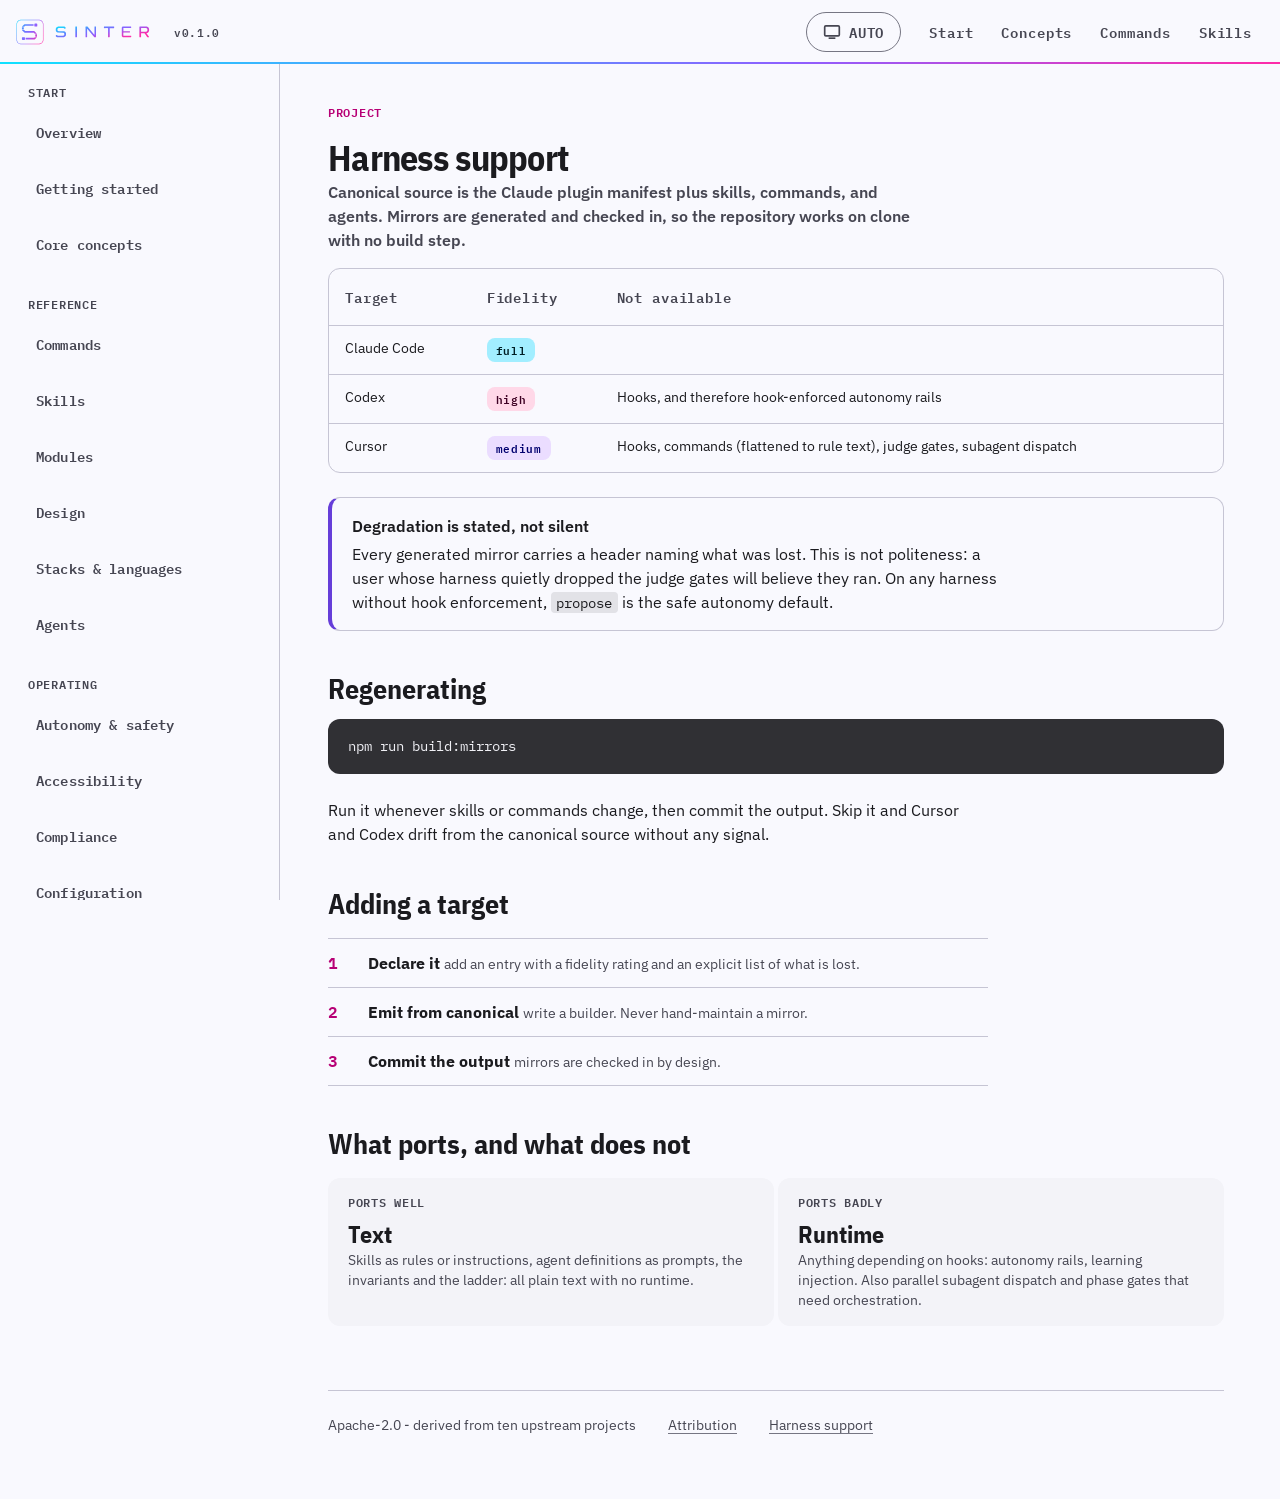
<file: harnesses.html>
<!doctype html>
<html lang="en"><head><meta charset="utf-8"><meta name="viewport" content="width=device-width, initial-scale=1">
<title>Harness support - Sinter</title><meta name="description" content="Fidelity across Claude Code, Codex, and Cursor, and what each loses."><meta name="color-scheme" content="light dark">
<link rel="preconnect" href="https://fonts.googleapis.com"><link rel="preconnect" href="https://fonts.gstatic.com" crossorigin>
<link rel="stylesheet" href="https://fonts.googleapis.com/css2?family=IBM+Plex+Mono:wght@400;500;600;700&family=IBM+Plex+Sans+Condensed:wght@600;700&family=IBM+Plex+Sans:wght@400;500;600&display=swap">
<link rel="icon" href="assets/favicon.svg" type="image/svg+xml">
<link rel="apple-touch-icon" href="assets/favicon-180.png">
<link rel="stylesheet" href="assets/sinter.css">
<script>try{var t=localStorage.getItem("sinter-theme");if(t==="light"||t==="dark")document.documentElement.setAttribute("data-theme",t);}catch(e){}</script></head>
<body>
<a class="skiplink" href="#content">Skip to content</a>
<header class="topbar"><button class="railtoggle" type="button" aria-expanded="false" aria-controls="rail">Menu</button>
<a class="brand" href="index.html"><svg class="brand__mark" viewBox="0 0 64 64" aria-hidden="true" focusable="false"><defs><linearGradient id="bm" x1="0" y1="0" x2="1" y2="1"><stop offset="0" stop-color="#10e1ff"/><stop offset=".38" stop-color="#6080ff"/><stop offset=".62" stop-color="#8e5fff"/><stop offset="1" stop-color="#ff2ba8"/></linearGradient></defs><path fill="url(#bm)" fill-rule="evenodd" d="M41.81 38.4L37.78 38.4L36.22 39.64L19.31 39.64L19.31 42.9L37.16 42.9L37.93 42.43L41.81 38.55Z M12.33 38.71L12.33 38.86L12.02 39.17L12.02 39.48L11.86 39.64L11.86 42.74L12.02 42.9L12.02 43.05L12.17 43.21L12.17 43.36L12.48 43.67L12.64 43.67L12.79 43.83L16.98 43.83L17.14 43.67L17.29 43.67L17.45 43.52L17.6 43.52L17.6 43.36L17.76 43.21L17.76 43.05L17.91 42.9L17.91 39.48L17.76 39.33L17.76 39.17L17.14 38.55L16.83 38.55L16.67 38.4L13.1 38.4L12.95 38.55L12.64 38.55L12.48 38.71Z M38.71 32.5L38.55 32.66L38.55 36.22L38.71 36.38L38.71 36.84L38.55 37.0L38.55 37.16L38.71 37.31L41.97 37.31L41.97 32.5Z M12.02 24.12L12.02 24.28L16.67 28.93L17.6 29.4L35.14 29.4L35.76 29.71L37.0 30.95L37.78 31.41L41.81 31.41L41.81 31.26L37.0 26.45L36.22 26.14L18.84 26.14L18.22 25.83L16.36 24.12Z M11.86 18.38L11.86 23.03L15.59 23.03L15.59 18.38Z M11.86 17.29L16.36 17.29L16.67 17.14L17.91 15.9L18.53 15.59L35.14 15.59L35.14 12.33L17.29 12.33L16.21 12.79L12.02 16.98Z M37.31 11.4L36.84 11.86L36.84 12.17L36.69 12.33L36.69 15.9L36.84 16.05L36.84 16.36L37.47 16.98L37.78 16.98L37.93 17.14L41.5 17.14L41.66 16.98L41.81 16.98L41.97 16.83L42.12 16.83L42.43 16.52L42.43 16.36L42.59 16.21L42.59 12.33L42.43 12.17L42.43 12.02L42.28 11.86L42.28 11.71L42.12 11.55L41.97 11.55L41.81 11.4L41.66 11.4L41.5 11.24L37.62 11.24L37.47 11.4Z M4.26 6.9L6.9 5.03L10.47 4.26L46.0 4.26L48.48 4.88L50.81 6.28L53.14 9.22L53.91 12.33L53.91 44.14L53.45 46.16L51.9 48.79L49.72 50.66L46.16 51.74L9.69 51.74L6.59 50.97L4.26 49.26L2.71 47.09L1.93 43.98L1.93 11.86L2.71 9.07Z M3.02 6.74L1.78 8.76L1.0 11.55L1.0 44.45L2.24 48.33L4.26 50.66L7.05 52.21L9.38 52.67L46.93 52.67L50.19 51.59L52.98 49.1L54.22 46.93L54.84 44.29L54.84 11.55L53.6 7.98L51.74 5.66L48.64 3.79L46.78 3.33L9.07 3.33L5.5 4.57Z"/></svg><svg class="brand__lockup" viewBox="0 0 268 56" aria-hidden="true" focusable="false"><defs><linearGradient id="bl" x1="0" y1="0" x2="1" y2="0.6"><stop offset="0" stop-color="#10e1ff"/><stop offset=".38" stop-color="#6080ff"/><stop offset=".62" stop-color="#8e5fff"/><stop offset="1" stop-color="#ff2ba8"/></linearGradient></defs><g fill="url(#bl)" fill-rule="evenodd"><path d="M41.81 38.4L37.78 38.4L36.22 39.64L19.31 39.64L19.31 42.9L37.16 42.9L37.93 42.43L41.81 38.55Z M12.33 38.71L12.33 38.86L12.02 39.17L12.02 39.48L11.86 39.64L11.86 42.74L12.02 42.9L12.02 43.05L12.17 43.21L12.17 43.36L12.48 43.67L12.64 43.67L12.79 43.83L16.98 43.83L17.14 43.67L17.29 43.67L17.45 43.52L17.6 43.52L17.6 43.36L17.76 43.21L17.76 43.05L17.91 42.9L17.91 39.48L17.76 39.33L17.76 39.17L17.14 38.55L16.83 38.55L16.67 38.4L13.1 38.4L12.95 38.55L12.64 38.55L12.48 38.71Z M38.71 32.5L38.55 32.66L38.55 36.22L38.71 36.38L38.71 36.84L38.55 37.0L38.55 37.16L38.71 37.31L41.97 37.31L41.97 32.5Z M12.02 24.12L12.02 24.28L16.67 28.93L17.6 29.4L35.14 29.4L35.76 29.71L37.0 30.95L37.78 31.41L41.81 31.41L41.81 31.26L37.0 26.45L36.22 26.14L18.84 26.14L18.22 25.83L16.36 24.12Z M11.86 18.38L11.86 23.03L15.59 23.03L15.59 18.38Z M11.86 17.29L16.36 17.29L16.67 17.14L17.91 15.9L18.53 15.59L35.14 15.59L35.14 12.33L17.29 12.33L16.21 12.79L12.02 16.98Z M37.31 11.4L36.84 11.86L36.84 12.17L36.69 12.33L36.69 15.9L36.84 16.05L36.84 16.36L37.47 16.98L37.78 16.98L37.93 17.14L41.5 17.14L41.66 16.98L41.81 16.98L41.97 16.83L42.12 16.83L42.43 16.52L42.43 16.36L42.59 16.21L42.59 12.33L42.43 12.17L42.43 12.02L42.28 11.86L42.28 11.71L42.12 11.55L41.97 11.55L41.81 11.4L41.66 11.4L41.5 11.24L37.62 11.24L37.47 11.4Z M4.26 6.9L6.9 5.03L10.47 4.26L46.0 4.26L48.48 4.88L50.81 6.28L53.14 9.22L53.91 12.33L53.91 44.14L53.45 46.16L51.9 48.79L49.72 50.66L46.16 51.74L9.69 51.74L6.59 50.97L4.26 49.26L2.71 47.09L1.93 43.98L1.93 11.86L2.71 9.07Z M3.02 6.74L1.78 8.76L1.0 11.55L1.0 44.45L2.24 48.33L4.26 50.66L7.05 52.21L9.38 52.67L46.93 52.67L50.19 51.59L52.98 49.1L54.22 46.93L54.84 44.29L54.84 11.55L53.6 7.98L51.74 5.66L48.64 3.79L46.78 3.33L9.07 3.33L5.5 4.57Z"/><g transform="translate(78 17)"><path d="M172.13 3.36L172.39 3.11L182.22 3.11L182.48 3.36L183.0 3.36L183.26 3.62L183.52 3.62L184.29 4.4L184.29 4.66L184.55 4.92L184.55 5.44L184.81 5.69L184.81 7.76L184.55 8.02L184.55 8.54L184.29 8.8L184.29 9.06L183.52 9.84L183.26 9.84L183.0 10.09L182.74 10.09L182.48 10.35L181.96 10.35L181.71 10.61L172.39 10.61L172.13 10.35Z M169.02 0.26L168.76 0.78L168.76 20.96L169.28 21.48L171.87 21.48L172.13 20.96L172.13 13.72L172.39 13.46L178.86 13.46L180.93 16.05L184.55 21.48L187.92 21.48L188.18 20.96L187.66 19.93L186.88 19.15L183.0 13.72L183.26 13.2L184.81 12.94L186.36 11.91L187.66 10.09L187.66 9.58L188.18 8.54L188.18 4.92L187.92 4.66L187.92 3.88L186.88 2.07L185.85 1.04L183.26 -0.0L169.54 -0.0Z M134.6 0.26L133.56 1.81L133.56 19.15L134.08 20.19L135.12 21.22L135.89 21.48L151.94 21.48L152.46 20.96L152.46 19.15L152.2 18.64L151.42 18.38L137.19 18.38L136.67 17.86L136.67 12.68L137.19 12.16L149.61 12.16L149.87 11.91L149.87 9.58L149.61 9.32L136.93 9.32L136.67 9.06L136.93 8.54L136.67 8.02L136.93 7.76L136.67 3.62L137.19 3.11L151.94 3.11L152.46 2.59L152.2 0.26L151.94 -0.0L135.12 -0.0Z M98.36 -0.0L97.85 0.52L97.85 2.85L98.11 3.11L98.62 3.11L98.88 3.36L99.92 3.36L100.18 3.11L100.69 3.36L101.21 3.36L101.47 3.11L102.51 3.11L102.76 3.36L103.28 3.11L104.58 3.11L104.84 3.36L105.35 3.36L105.87 3.11L106.13 3.36L106.13 20.96L106.39 21.48L108.98 21.48L109.49 20.71L109.49 3.36L109.75 3.11L110.01 3.36L113.64 3.36L113.89 3.11L114.15 3.36L117.52 3.36L118.29 2.85L118.29 0.52L118.04 -0.0Z M61.35 -0.0L60.84 1.81L61.09 2.59L61.09 21.22L61.35 21.48L63.94 21.48L64.2 21.22L64.2 4.92L64.46 4.66L78.69 21.48L81.54 21.48L82.06 20.96L82.06 0.52L81.8 -0.0L79.21 -0.0L78.95 0.26L78.95 16.05L78.69 16.31L78.18 16.05L64.98 -0.0Z M41.16 -0.0L40.65 0.52L40.65 21.22L40.91 21.48L43.49 21.48L44.01 20.96L44.01 0.52L43.49 -0.0Z M3.38 1.29L2.34 2.59L1.56 4.4L1.56 8.02L2.34 9.84L3.89 11.39L5.71 12.16L16.84 12.42L18.39 13.72L18.65 16.31L17.35 17.86L16.32 18.38L5.96 18.38L4.67 17.86L4.15 17.08L2.86 16.82L1.56 17.86L1.56 19.41L3.12 20.96L4.41 21.48L17.61 21.48L19.42 20.71L21.24 18.89L22.01 17.08L22.01 13.46L21.24 11.65L19.68 10.09L17.87 9.32L7.52 9.32L6.48 9.06L5.45 8.28L4.93 7.25L4.93 5.18L5.71 3.88L7.26 3.11L17.09 3.11L19.16 4.4L20.46 4.4L21.24 3.62L20.98 1.55L19.94 0.52L18.39 -0.0L6.22 -0.0Z"/></g></g></svg><span class="visually-hidden">Sinter documentation: home</span></a><span class="brand__ver" aria-hidden="true">v0.1.0</span><div class="topbar__spacer"></div>
  <button class="themetoggle" id="themeToggle" type="button"
    aria-label="Colour theme: following system. Activate to choose light or dark.">
    <span class="ico ico--auto"><svg viewBox="0 0 16 16" fill="none" stroke="currentColor" stroke-width="1.5" aria-hidden="true"><rect x="1.5" y="2.5" width="13" height="9" rx="1"/><path d="M5 13.5h6"/></svg></span>
    <span class="ico ico--light"><svg viewBox="0 0 16 16" fill="none" stroke="currentColor" stroke-width="1.5" aria-hidden="true"><circle cx="8" cy="8" r="3.2"/><path d="M8 1v1.6M8 13.4V15M15 8h-1.6M2.6 8H1M12.9 3.1l-1.1 1.1M4.2 11.8l-1.1 1.1M12.9 12.9l-1.1-1.1M4.2 4.2 3.1 3.1"/></svg></span>
    <span class="ico ico--dark"><svg viewBox="0 0 16 16" fill="none" stroke="currentColor" stroke-width="1.5" aria-hidden="true"><path d="M13.5 9.6A5.8 5.8 0 0 1 6.4 2.5a5.8 5.8 0 1 0 7.1 7.1Z"/></svg></span>
    <span id="themeLabel">Auto</span>
  </button>
  <nav class="topbar__links" aria-label="Primary">
<a href="start.html">Start</a><a href="concepts.html">Concepts</a><a href="commands.html">Commands</a><a href="skills.html">Skills</a></nav></header>
<p id="themeStatus" class="visually-hidden" role="status" aria-live="polite"></p>
<div class="shell"><nav class="rail" id="rail" aria-label="Documentation"><div class="rail__group">Start</div><a href="index.html">Overview</a><a href="start.html">Getting started</a><a href="concepts.html">Core concepts</a><div class="rail__group">Reference</div><a href="commands.html">Commands</a><a href="skills.html">Skills</a><a href="modules.html">Modules</a><a href="design.html">Design</a><a href="stacks.html">Stacks &amp; languages</a><a href="agents.html">Agents</a><div class="rail__group">Operating</div><a href="autonomy.html">Autonomy &amp; safety</a><a href="accessibility.html">Accessibility</a><a href="compliance.html">Compliance</a><a href="config.html">Configuration</a><div class="rail__group">Project</div><a href="harnesses.html">Harnesses</a><a href="credits.html">Attribution</a></nav><main id="content" tabindex="-1">
    <span class="eyebrow">Project</span>
    <h1>Harness support</h1>
    <p class="lede">Canonical source is the Claude plugin manifest plus skills, commands, and
    agents. Mirrors are generated and checked in, so the repository works on clone with no
    build step.</p>
    <div class="scroller reveal" role="region" tabindex="0" aria-label="Table: Target and related columns, scrollable"><table class="reveal"><thead><tr><th scope="col">Target</th><th scope="col">Fidelity</th><th scope="col">Not available</th></tr></thead><tbody>
      <tr><td>Claude Code</td><td><span class="tag tag--flux">full</span></td><td></td></tr>
      <tr><td>Codex</td><td><span class="tag tag--molten">high</span></td><td>Hooks, and therefore hook-enforced autonomy rails</td></tr>
      <tr><td>Cursor</td><td><span class="tag tag--caution">medium</span></td><td>Hooks, commands (flattened to rule text), judge gates, subagent dispatch</td></tr>
    </tbody></table></div>
    <div class="slab slab--caution reveal">
      <div class="slab__t">Degradation is stated, not silent</div>
      <p>Every generated mirror carries a header naming what was lost. This is not
      politeness: a user whose harness quietly dropped the judge gates will believe they
      ran. On any harness without hook enforcement, <code>propose</code> is the safe autonomy
      default.</p>
    </div>
    <h2>Regenerating</h2>
    <pre><code>npm run build:mirrors</code></pre>
    <p>Run it whenever skills or commands change, then commit the output. Skip it and Cursor
    and Codex drift from the canonical source without any signal.</p>
    <h2>Adding a target</h2>
    <ol class="ladder reveal">
      <li><div><b>Declare it</b> <span>add an entry with a fidelity rating and an explicit list of what is lost.</span></div></li>
      <li><div><b>Emit from canonical</b> <span>write a builder. Never hand-maintain a mirror.</span></div></li>
      <li><div><b>Commit the output</b> <span>mirrors are checked in by design.</span></div></li>
    </ol>
    <h2>What ports, and what does not</h2>
    <div class="cells cells--2 reveal">
      <div class="cell"><span class="cell__k">Ports well</span><div class="cell__v">Text</div>
      <p>Skills as rules or instructions, agent definitions as prompts, the invariants and the
      ladder: all plain text with no runtime.</p></div>
      <div class="cell"><span class="cell__k">Ports badly</span><div class="cell__v">Runtime</div>
      <p>Anything depending on hooks: autonomy rails, learning injection. Also parallel
      subagent dispatch and phase gates that need orchestration.</p></div>
    </div>

<footer class="footer"><span>Apache-2.0 - derived from ten upstream projects</span>
<a href="credits.html">Attribution</a><a href="harnesses.html">Harness support</a></footer></main></div>
<script src="assets/sinter.js"></script></body></html>
</file>
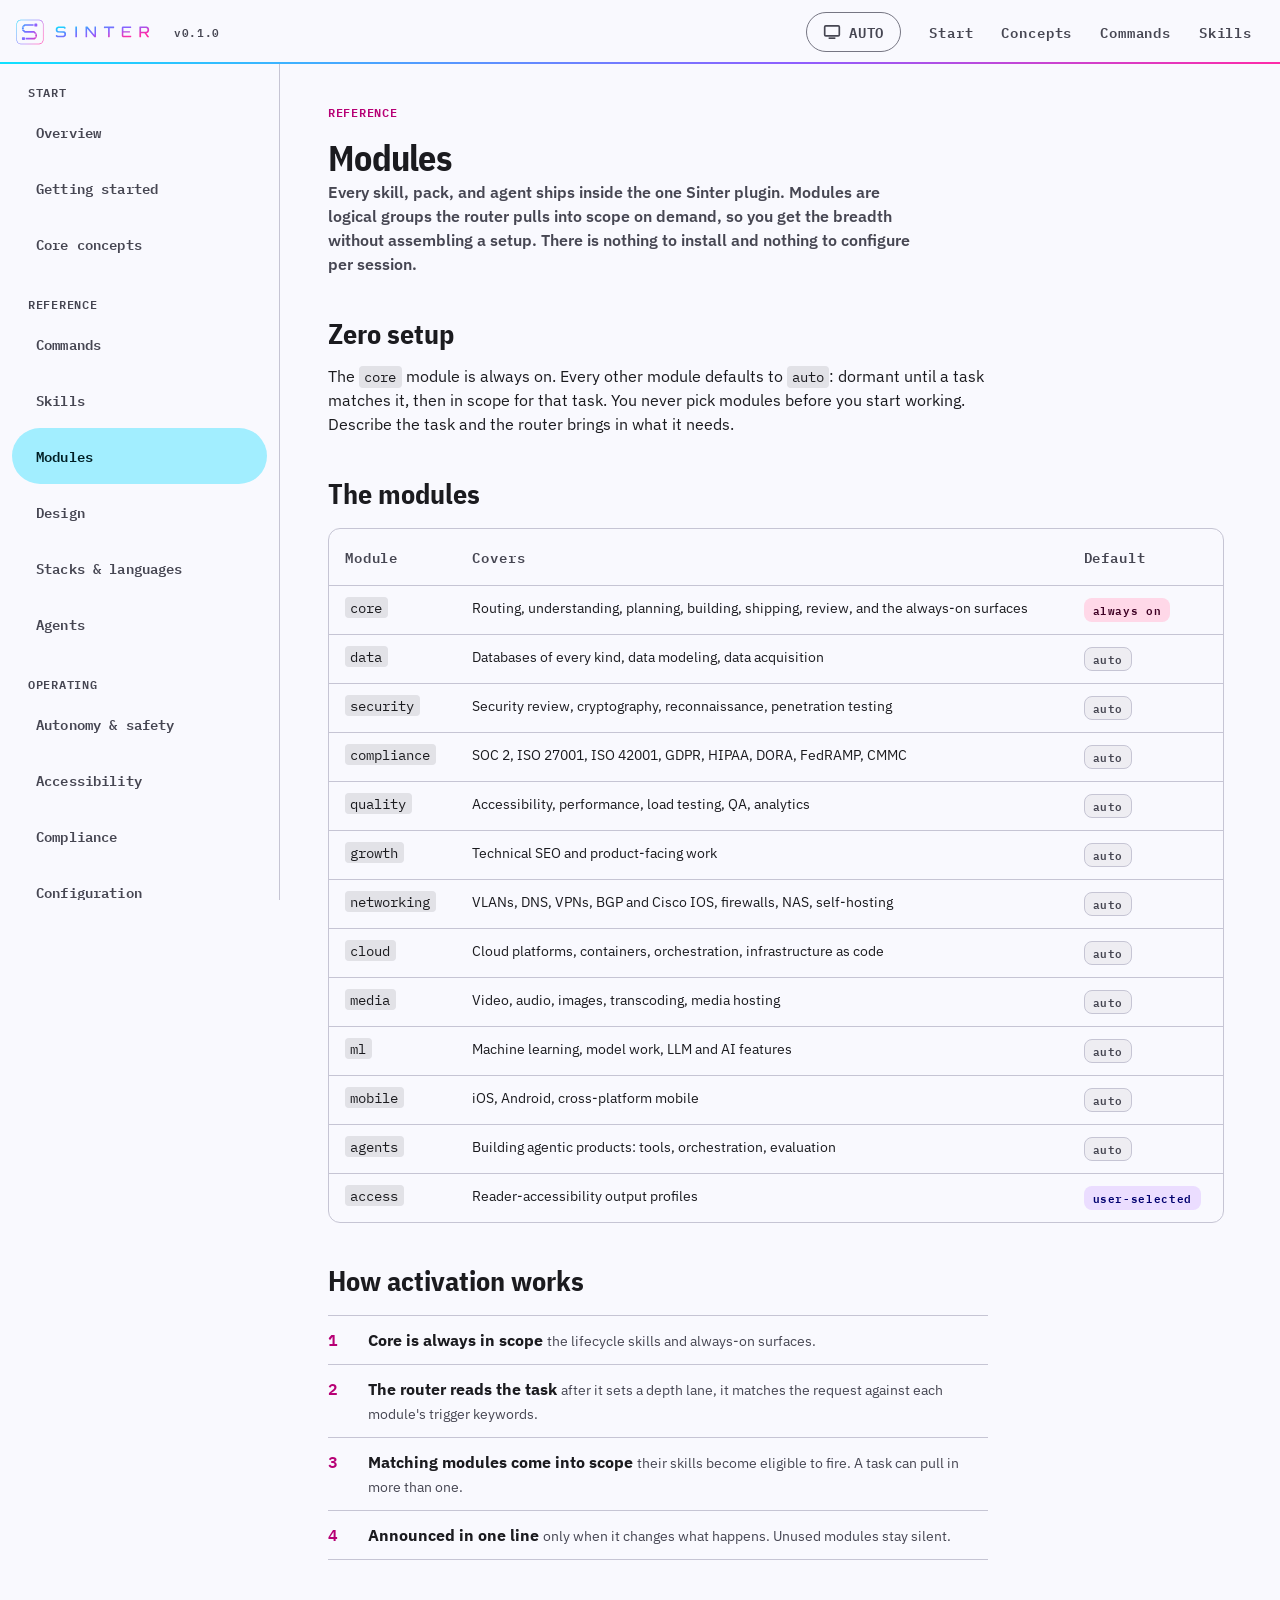
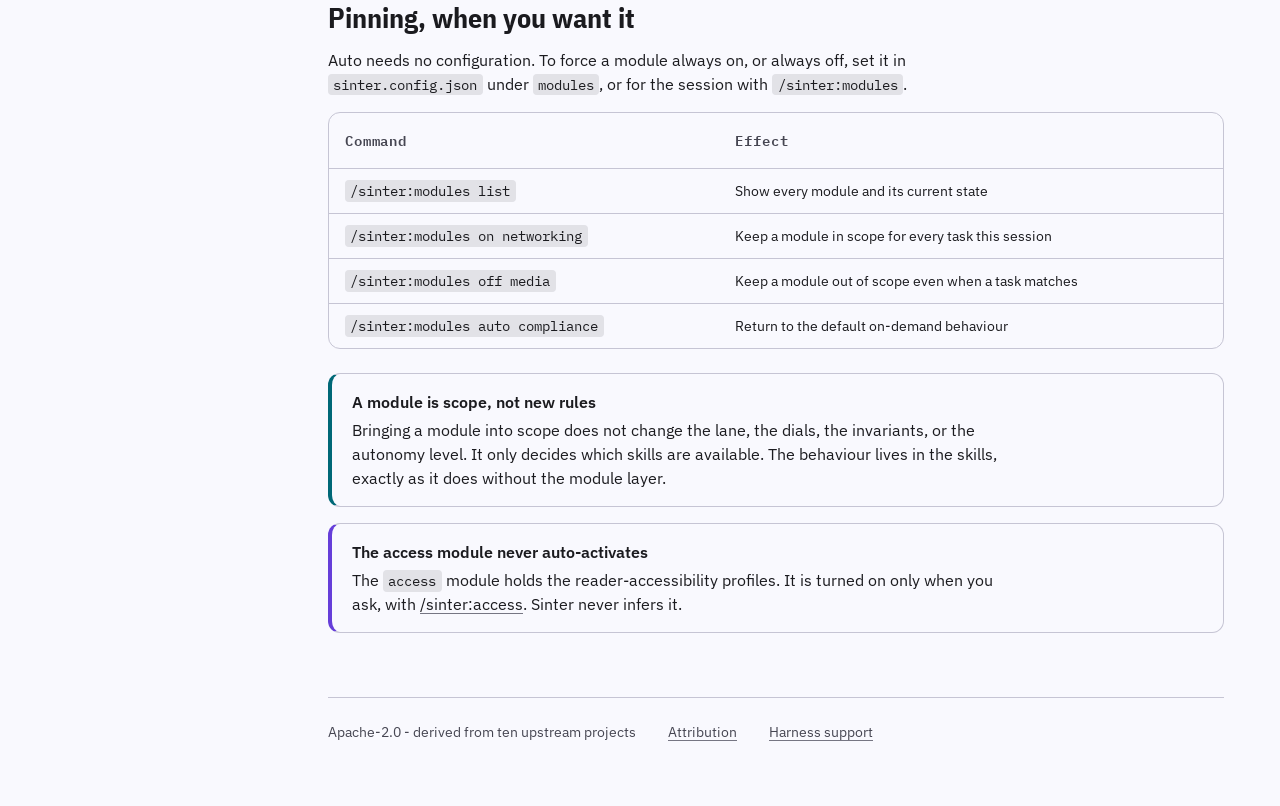
<file: modules.html>
<!doctype html>
<html lang="en"><head><meta charset="utf-8"><meta name="viewport" content="width=device-width, initial-scale=1">
<title>Modules - Sinter</title><meta name="description" content="Logical module groups the router pulls into scope on demand. Nothing to install."><meta name="color-scheme" content="light dark">
<link rel="preconnect" href="https://fonts.googleapis.com"><link rel="preconnect" href="https://fonts.gstatic.com" crossorigin>
<link rel="stylesheet" href="https://fonts.googleapis.com/css2?family=IBM+Plex+Mono:wght@400;500;600;700&family=IBM+Plex+Sans+Condensed:wght@600;700&family=IBM+Plex+Sans:wght@400;500;600&display=swap">
<link rel="icon" href="assets/favicon.svg" type="image/svg+xml">
<link rel="apple-touch-icon" href="assets/favicon-180.png">
<link rel="stylesheet" href="assets/sinter.css">
<script>try{var t=localStorage.getItem("sinter-theme");if(t==="light"||t==="dark")document.documentElement.setAttribute("data-theme",t);}catch(e){}</script></head>
<body>
<a class="skiplink" href="#content">Skip to content</a>
<header class="topbar"><button class="railtoggle" type="button" aria-expanded="false" aria-controls="rail">Menu</button>
<a class="brand" href="index.html"><svg class="brand__mark" viewBox="0 0 64 64" aria-hidden="true" focusable="false"><defs><linearGradient id="bm" x1="0" y1="0" x2="1" y2="1"><stop offset="0" stop-color="#10e1ff"/><stop offset=".38" stop-color="#6080ff"/><stop offset=".62" stop-color="#8e5fff"/><stop offset="1" stop-color="#ff2ba8"/></linearGradient></defs><path fill="url(#bm)" fill-rule="evenodd" d="M41.81 38.4L37.78 38.4L36.22 39.64L19.31 39.64L19.31 42.9L37.16 42.9L37.93 42.43L41.81 38.55Z M12.33 38.71L12.33 38.86L12.02 39.17L12.02 39.48L11.86 39.64L11.86 42.74L12.02 42.9L12.02 43.05L12.17 43.21L12.17 43.36L12.48 43.67L12.64 43.67L12.79 43.83L16.98 43.83L17.14 43.67L17.29 43.67L17.45 43.52L17.6 43.52L17.6 43.36L17.76 43.21L17.76 43.05L17.91 42.9L17.91 39.48L17.76 39.33L17.76 39.17L17.14 38.55L16.83 38.55L16.67 38.4L13.1 38.4L12.95 38.55L12.64 38.55L12.48 38.71Z M38.71 32.5L38.55 32.66L38.55 36.22L38.71 36.38L38.71 36.84L38.55 37.0L38.55 37.16L38.71 37.31L41.97 37.31L41.97 32.5Z M12.02 24.12L12.02 24.28L16.67 28.93L17.6 29.4L35.14 29.4L35.76 29.71L37.0 30.95L37.78 31.41L41.81 31.41L41.81 31.26L37.0 26.45L36.22 26.14L18.84 26.14L18.22 25.83L16.36 24.12Z M11.86 18.38L11.86 23.03L15.59 23.03L15.59 18.38Z M11.86 17.29L16.36 17.29L16.67 17.14L17.91 15.9L18.53 15.59L35.14 15.59L35.14 12.33L17.29 12.33L16.21 12.79L12.02 16.98Z M37.31 11.4L36.84 11.86L36.84 12.17L36.69 12.33L36.69 15.9L36.84 16.05L36.84 16.36L37.47 16.98L37.78 16.98L37.93 17.14L41.5 17.14L41.66 16.98L41.81 16.98L41.97 16.83L42.12 16.83L42.43 16.52L42.43 16.36L42.59 16.21L42.59 12.33L42.43 12.17L42.43 12.02L42.28 11.86L42.28 11.71L42.12 11.55L41.97 11.55L41.81 11.4L41.66 11.4L41.5 11.24L37.62 11.24L37.47 11.4Z M4.26 6.9L6.9 5.03L10.47 4.26L46.0 4.26L48.48 4.88L50.81 6.28L53.14 9.22L53.91 12.33L53.91 44.14L53.45 46.16L51.9 48.79L49.72 50.66L46.16 51.74L9.69 51.74L6.59 50.97L4.26 49.26L2.71 47.09L1.93 43.98L1.93 11.86L2.71 9.07Z M3.02 6.74L1.78 8.76L1.0 11.55L1.0 44.45L2.24 48.33L4.26 50.66L7.05 52.21L9.38 52.67L46.93 52.67L50.19 51.59L52.98 49.1L54.22 46.93L54.84 44.29L54.84 11.55L53.6 7.98L51.74 5.66L48.64 3.79L46.78 3.33L9.07 3.33L5.5 4.57Z"/></svg><svg class="brand__lockup" viewBox="0 0 268 56" aria-hidden="true" focusable="false"><defs><linearGradient id="bl" x1="0" y1="0" x2="1" y2="0.6"><stop offset="0" stop-color="#10e1ff"/><stop offset=".38" stop-color="#6080ff"/><stop offset=".62" stop-color="#8e5fff"/><stop offset="1" stop-color="#ff2ba8"/></linearGradient></defs><g fill="url(#bl)" fill-rule="evenodd"><path d="M41.81 38.4L37.78 38.4L36.22 39.64L19.31 39.64L19.31 42.9L37.16 42.9L37.93 42.43L41.81 38.55Z M12.33 38.71L12.33 38.86L12.02 39.17L12.02 39.48L11.86 39.64L11.86 42.74L12.02 42.9L12.02 43.05L12.17 43.21L12.17 43.36L12.48 43.67L12.64 43.67L12.79 43.83L16.98 43.83L17.14 43.67L17.29 43.67L17.45 43.52L17.6 43.52L17.6 43.36L17.76 43.21L17.76 43.05L17.91 42.9L17.91 39.48L17.76 39.33L17.76 39.17L17.14 38.55L16.83 38.55L16.67 38.4L13.1 38.4L12.95 38.55L12.64 38.55L12.48 38.71Z M38.71 32.5L38.55 32.66L38.55 36.22L38.71 36.38L38.71 36.84L38.55 37.0L38.55 37.16L38.71 37.31L41.97 37.31L41.97 32.5Z M12.02 24.12L12.02 24.28L16.67 28.93L17.6 29.4L35.14 29.4L35.76 29.71L37.0 30.95L37.78 31.41L41.81 31.41L41.81 31.26L37.0 26.45L36.22 26.14L18.84 26.14L18.22 25.83L16.36 24.12Z M11.86 18.38L11.86 23.03L15.59 23.03L15.59 18.38Z M11.86 17.29L16.36 17.29L16.67 17.14L17.91 15.9L18.53 15.59L35.14 15.59L35.14 12.33L17.29 12.33L16.21 12.79L12.02 16.98Z M37.31 11.4L36.84 11.86L36.84 12.17L36.69 12.33L36.69 15.9L36.84 16.05L36.84 16.36L37.47 16.98L37.78 16.98L37.93 17.14L41.5 17.14L41.66 16.98L41.81 16.98L41.97 16.83L42.12 16.83L42.43 16.52L42.43 16.36L42.59 16.21L42.59 12.33L42.43 12.17L42.43 12.02L42.28 11.86L42.28 11.71L42.12 11.55L41.97 11.55L41.81 11.4L41.66 11.4L41.5 11.24L37.62 11.24L37.47 11.4Z M4.26 6.9L6.9 5.03L10.47 4.26L46.0 4.26L48.48 4.88L50.81 6.28L53.14 9.22L53.91 12.33L53.91 44.14L53.45 46.16L51.9 48.79L49.72 50.66L46.16 51.74L9.69 51.74L6.59 50.97L4.26 49.26L2.71 47.09L1.93 43.98L1.93 11.86L2.71 9.07Z M3.02 6.74L1.78 8.76L1.0 11.55L1.0 44.45L2.24 48.33L4.26 50.66L7.05 52.21L9.38 52.67L46.93 52.67L50.19 51.59L52.98 49.1L54.22 46.93L54.84 44.29L54.84 11.55L53.6 7.98L51.74 5.66L48.64 3.79L46.78 3.33L9.07 3.33L5.5 4.57Z"/><g transform="translate(78 17)"><path d="M172.13 3.36L172.39 3.11L182.22 3.11L182.48 3.36L183.0 3.36L183.26 3.62L183.52 3.62L184.29 4.4L184.29 4.66L184.55 4.92L184.55 5.44L184.81 5.69L184.81 7.76L184.55 8.02L184.55 8.54L184.29 8.8L184.29 9.06L183.52 9.84L183.26 9.84L183.0 10.09L182.74 10.09L182.48 10.35L181.96 10.35L181.71 10.61L172.39 10.61L172.13 10.35Z M169.02 0.26L168.76 0.78L168.76 20.96L169.28 21.48L171.87 21.48L172.13 20.96L172.13 13.72L172.39 13.46L178.86 13.46L180.93 16.05L184.55 21.48L187.92 21.48L188.18 20.96L187.66 19.93L186.88 19.15L183.0 13.72L183.26 13.2L184.81 12.94L186.36 11.91L187.66 10.09L187.66 9.58L188.18 8.54L188.18 4.92L187.92 4.66L187.92 3.88L186.88 2.07L185.85 1.04L183.26 -0.0L169.54 -0.0Z M134.6 0.26L133.56 1.81L133.56 19.15L134.08 20.19L135.12 21.22L135.89 21.48L151.94 21.48L152.46 20.96L152.46 19.15L152.2 18.64L151.42 18.38L137.19 18.38L136.67 17.86L136.67 12.68L137.19 12.16L149.61 12.16L149.87 11.91L149.87 9.58L149.61 9.32L136.93 9.32L136.67 9.06L136.93 8.54L136.67 8.02L136.93 7.76L136.67 3.62L137.19 3.11L151.94 3.11L152.46 2.59L152.2 0.26L151.94 -0.0L135.12 -0.0Z M98.36 -0.0L97.85 0.52L97.85 2.85L98.11 3.11L98.62 3.11L98.88 3.36L99.92 3.36L100.18 3.11L100.69 3.36L101.21 3.36L101.47 3.11L102.51 3.11L102.76 3.36L103.28 3.11L104.58 3.11L104.84 3.36L105.35 3.36L105.87 3.11L106.13 3.36L106.13 20.96L106.39 21.48L108.98 21.48L109.49 20.71L109.49 3.36L109.75 3.11L110.01 3.36L113.64 3.36L113.89 3.11L114.15 3.36L117.52 3.36L118.29 2.85L118.29 0.52L118.04 -0.0Z M61.35 -0.0L60.84 1.81L61.09 2.59L61.09 21.22L61.35 21.48L63.94 21.48L64.2 21.22L64.2 4.92L64.46 4.66L78.69 21.48L81.54 21.48L82.06 20.96L82.06 0.52L81.8 -0.0L79.21 -0.0L78.95 0.26L78.95 16.05L78.69 16.31L78.18 16.05L64.98 -0.0Z M41.16 -0.0L40.65 0.52L40.65 21.22L40.91 21.48L43.49 21.48L44.01 20.96L44.01 0.52L43.49 -0.0Z M3.38 1.29L2.34 2.59L1.56 4.4L1.56 8.02L2.34 9.84L3.89 11.39L5.71 12.16L16.84 12.42L18.39 13.72L18.65 16.31L17.35 17.86L16.32 18.38L5.96 18.38L4.67 17.86L4.15 17.08L2.86 16.82L1.56 17.86L1.56 19.41L3.12 20.96L4.41 21.48L17.61 21.48L19.42 20.71L21.24 18.89L22.01 17.08L22.01 13.46L21.24 11.65L19.68 10.09L17.87 9.32L7.52 9.32L6.48 9.06L5.45 8.28L4.93 7.25L4.93 5.18L5.71 3.88L7.26 3.11L17.09 3.11L19.16 4.4L20.46 4.4L21.24 3.62L20.98 1.55L19.94 0.52L18.39 -0.0L6.22 -0.0Z"/></g></g></svg><span class="visually-hidden">Sinter documentation: home</span></a><span class="brand__ver" aria-hidden="true">v0.1.0</span><div class="topbar__spacer"></div>
  <button class="themetoggle" id="themeToggle" type="button"
    aria-label="Colour theme: following system. Activate to choose light or dark.">
    <span class="ico ico--auto"><svg viewBox="0 0 16 16" fill="none" stroke="currentColor" stroke-width="1.5" aria-hidden="true"><rect x="1.5" y="2.5" width="13" height="9" rx="1"/><path d="M5 13.5h6"/></svg></span>
    <span class="ico ico--light"><svg viewBox="0 0 16 16" fill="none" stroke="currentColor" stroke-width="1.5" aria-hidden="true"><circle cx="8" cy="8" r="3.2"/><path d="M8 1v1.6M8 13.4V15M15 8h-1.6M2.6 8H1M12.9 3.1l-1.1 1.1M4.2 11.8l-1.1 1.1M12.9 12.9l-1.1-1.1M4.2 4.2 3.1 3.1"/></svg></span>
    <span class="ico ico--dark"><svg viewBox="0 0 16 16" fill="none" stroke="currentColor" stroke-width="1.5" aria-hidden="true"><path d="M13.5 9.6A5.8 5.8 0 0 1 6.4 2.5a5.8 5.8 0 1 0 7.1 7.1Z"/></svg></span>
    <span id="themeLabel">Auto</span>
  </button>
  <nav class="topbar__links" aria-label="Primary">
<a href="start.html">Start</a><a href="concepts.html">Concepts</a><a href="commands.html">Commands</a><a href="skills.html">Skills</a></nav></header>
<p id="themeStatus" class="visually-hidden" role="status" aria-live="polite"></p>
<div class="shell"><nav class="rail" id="rail" aria-label="Documentation"><div class="rail__group">Start</div><a href="index.html">Overview</a><a href="start.html">Getting started</a><a href="concepts.html">Core concepts</a><div class="rail__group">Reference</div><a href="commands.html">Commands</a><a href="skills.html">Skills</a><a href="modules.html">Modules</a><a href="design.html">Design</a><a href="stacks.html">Stacks &amp; languages</a><a href="agents.html">Agents</a><div class="rail__group">Operating</div><a href="autonomy.html">Autonomy &amp; safety</a><a href="accessibility.html">Accessibility</a><a href="compliance.html">Compliance</a><a href="config.html">Configuration</a><div class="rail__group">Project</div><a href="harnesses.html">Harnesses</a><a href="credits.html">Attribution</a></nav><main id="content" tabindex="-1">

    <span class="eyebrow">Reference</span>
    <h1>Modules</h1>
    <p class="lede">Every skill, pack, and agent ships inside the one Sinter plugin. Modules
    are logical groups the router pulls into scope on demand, so you get the breadth without
    assembling a setup. There is nothing to install and nothing to configure per session.</p>

    <h2>Zero setup</h2>
    <p>The <code>core</code> module is always on. Every other module defaults to
    <code>auto</code>: dormant until a task matches it, then in scope for that task. You never
    pick modules before you start working. Describe the task and the router brings in what it
    needs.</p>

    <h2>The modules</h2>
    <div class="scroller reveal" role="region" tabindex="0" aria-label="Table: modules and what they cover, scrollable">
    <table><thead><tr><th scope="col">Module</th><th scope="col">Covers</th><th scope="col">Default</th></tr></thead>
    <tbody>
    <tr><td><code>core</code></td><td>Routing, understanding, planning, building, shipping, review, and the always-on surfaces</td><td><span class="tag tag--molten">always on</span></td></tr>
    <tr><td><code>data</code></td><td>Databases of every kind, data modeling, data acquisition</td><td><span class="tag">auto</span></td></tr>
    <tr><td><code>security</code></td><td>Security review, cryptography, reconnaissance, penetration testing</td><td><span class="tag">auto</span></td></tr>
    <tr><td><code>compliance</code></td><td>SOC 2, ISO 27001, ISO 42001, GDPR, HIPAA, DORA, FedRAMP, CMMC</td><td><span class="tag">auto</span></td></tr>
    <tr><td><code>quality</code></td><td>Accessibility, performance, load testing, QA, analytics</td><td><span class="tag">auto</span></td></tr>
    <tr><td><code>growth</code></td><td>Technical SEO and product-facing work</td><td><span class="tag">auto</span></td></tr>
    <tr><td><code>networking</code></td><td>VLANs, DNS, VPNs, BGP and Cisco IOS, firewalls, NAS, self-hosting</td><td><span class="tag">auto</span></td></tr>
    <tr><td><code>cloud</code></td><td>Cloud platforms, containers, orchestration, infrastructure as code</td><td><span class="tag">auto</span></td></tr>
    <tr><td><code>media</code></td><td>Video, audio, images, transcoding, media hosting</td><td><span class="tag">auto</span></td></tr>
    <tr><td><code>ml</code></td><td>Machine learning, model work, LLM and AI features</td><td><span class="tag">auto</span></td></tr>
    <tr><td><code>mobile</code></td><td>iOS, Android, cross-platform mobile</td><td><span class="tag">auto</span></td></tr>
    <tr><td><code>agents</code></td><td>Building agentic products: tools, orchestration, evaluation</td><td><span class="tag">auto</span></td></tr>
    <tr><td><code>access</code></td><td>Reader-accessibility output profiles</td><td><span class="tag tag--caution">user-selected</span></td></tr>
    </tbody></table></div>

    <h2>How activation works</h2>
    <ol class="ladder reveal">
      <li><div><b>Core is always in scope</b> <span>the lifecycle skills and always-on surfaces.</span></div></li>
      <li><div><b>The router reads the task</b> <span>after it sets a depth lane, it matches the request against each module's trigger keywords.</span></div></li>
      <li><div><b>Matching modules come into scope</b> <span>their skills become eligible to fire. A task can pull in more than one.</span></div></li>
      <li><div><b>Announced in one line</b> <span>only when it changes what happens. Unused modules stay silent.</span></div></li>
    </ol>

    <h2>Pinning, when you want it</h2>
    <p>Auto needs no configuration. To force a module always on, or always off, set it in
    <code>sinter.config.json</code> under <code>modules</code>, or for the session with
    <code>/sinter:modules</code>.</p>
    <div class="scroller reveal" role="region" tabindex="0" aria-label="Code: module pinning example">
    <table><thead><tr><th scope="col">Command</th><th scope="col">Effect</th></tr></thead><tbody>
    <tr><td><code>/sinter:modules list</code></td><td>Show every module and its current state</td></tr>
    <tr><td><code>/sinter:modules on networking</code></td><td>Keep a module in scope for every task this session</td></tr>
    <tr><td><code>/sinter:modules off media</code></td><td>Keep a module out of scope even when a task matches</td></tr>
    <tr><td><code>/sinter:modules auto compliance</code></td><td>Return to the default on-demand behaviour</td></tr>
    </tbody></table></div>

    <div class="slab slab--flux reveal">
      <div class="slab__t">A module is scope, not new rules</div>
      <p>Bringing a module into scope does not change the lane, the dials, the invariants, or
      the autonomy level. It only decides which skills are available. The behaviour lives in
      the skills, exactly as it does without the module layer.</p>
    </div>
    <div class="slab slab--caution reveal">
      <div class="slab__t">The access module never auto-activates</div>
      <p>The <code>access</code> module holds the reader-accessibility profiles. It is turned
      on only when you ask, with <a href="accessibility.html">/sinter:access</a>. Sinter never
      infers it.</p>
    </div>

<footer class="footer"><span>Apache-2.0 - derived from ten upstream projects</span>
<a href="credits.html">Attribution</a><a href="harnesses.html">Harness support</a></footer></main></div>
<script src="assets/sinter.js"></script></body></html>
</file>
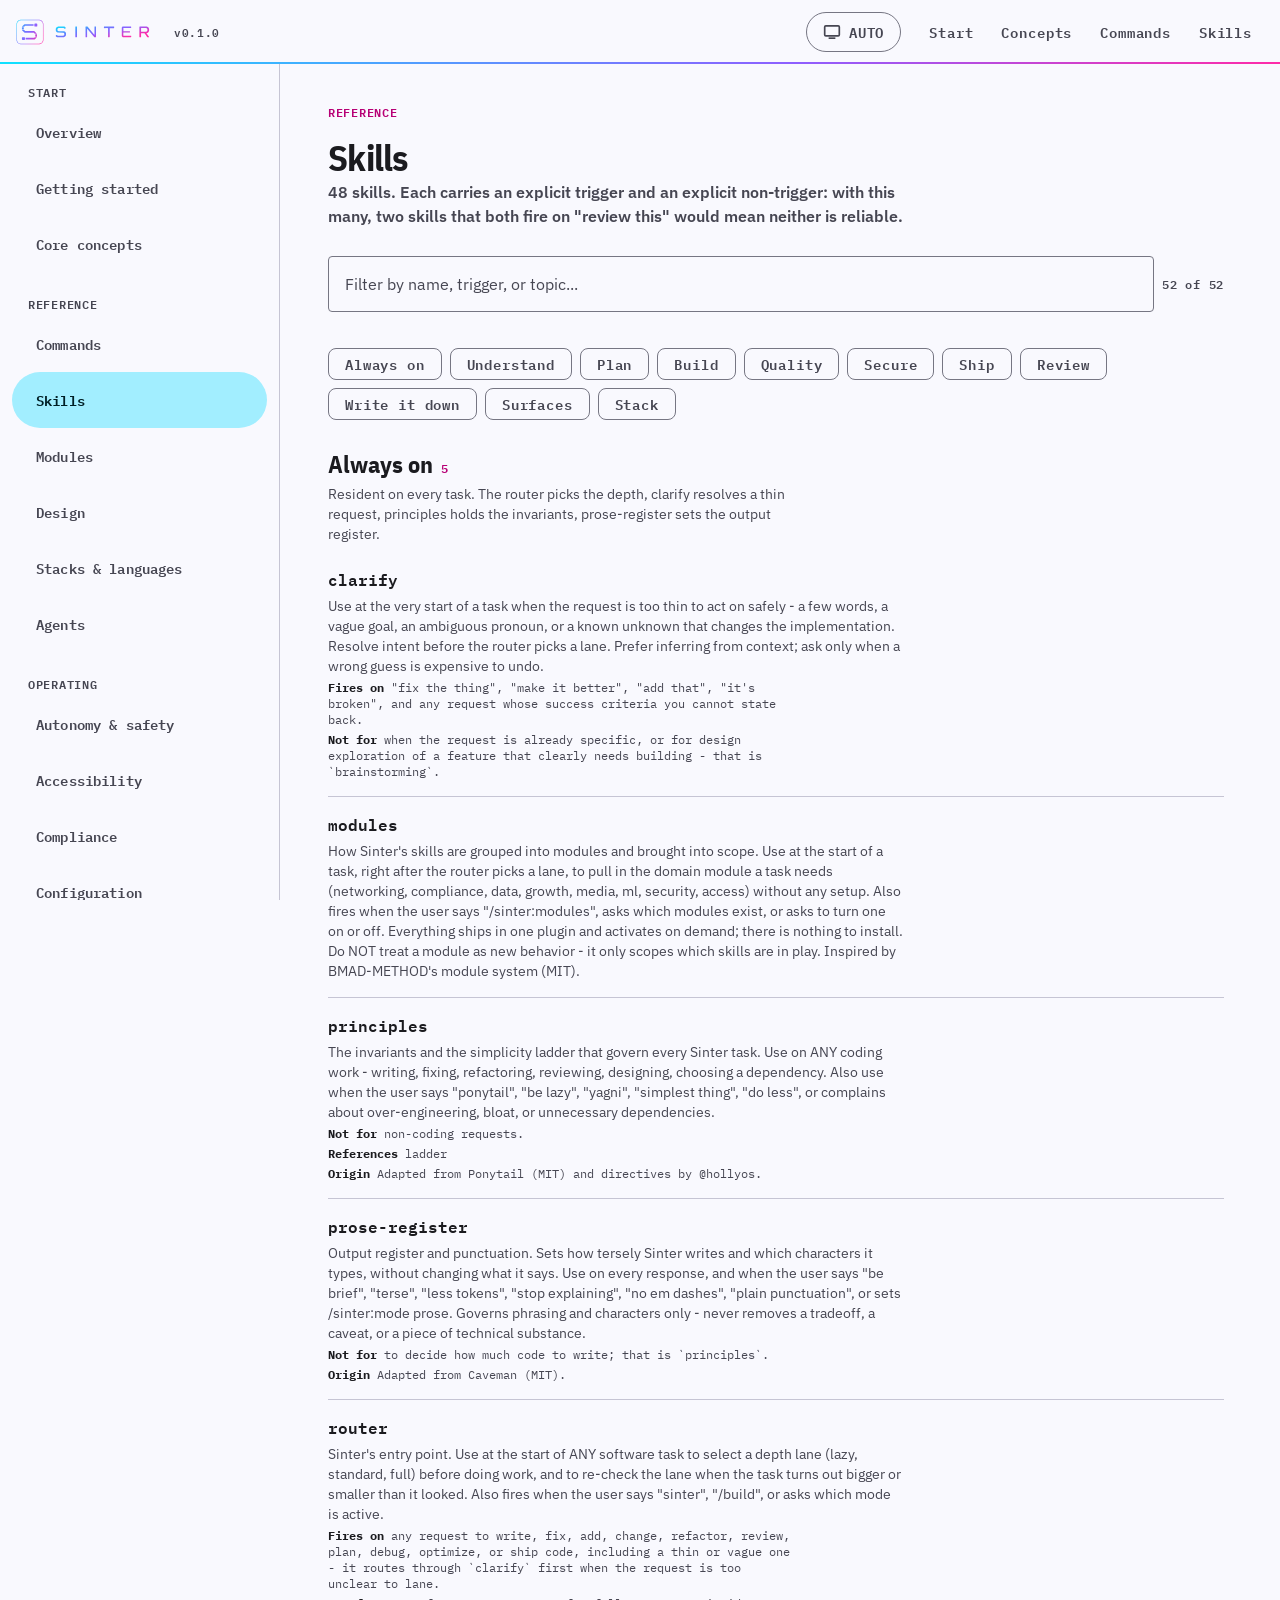
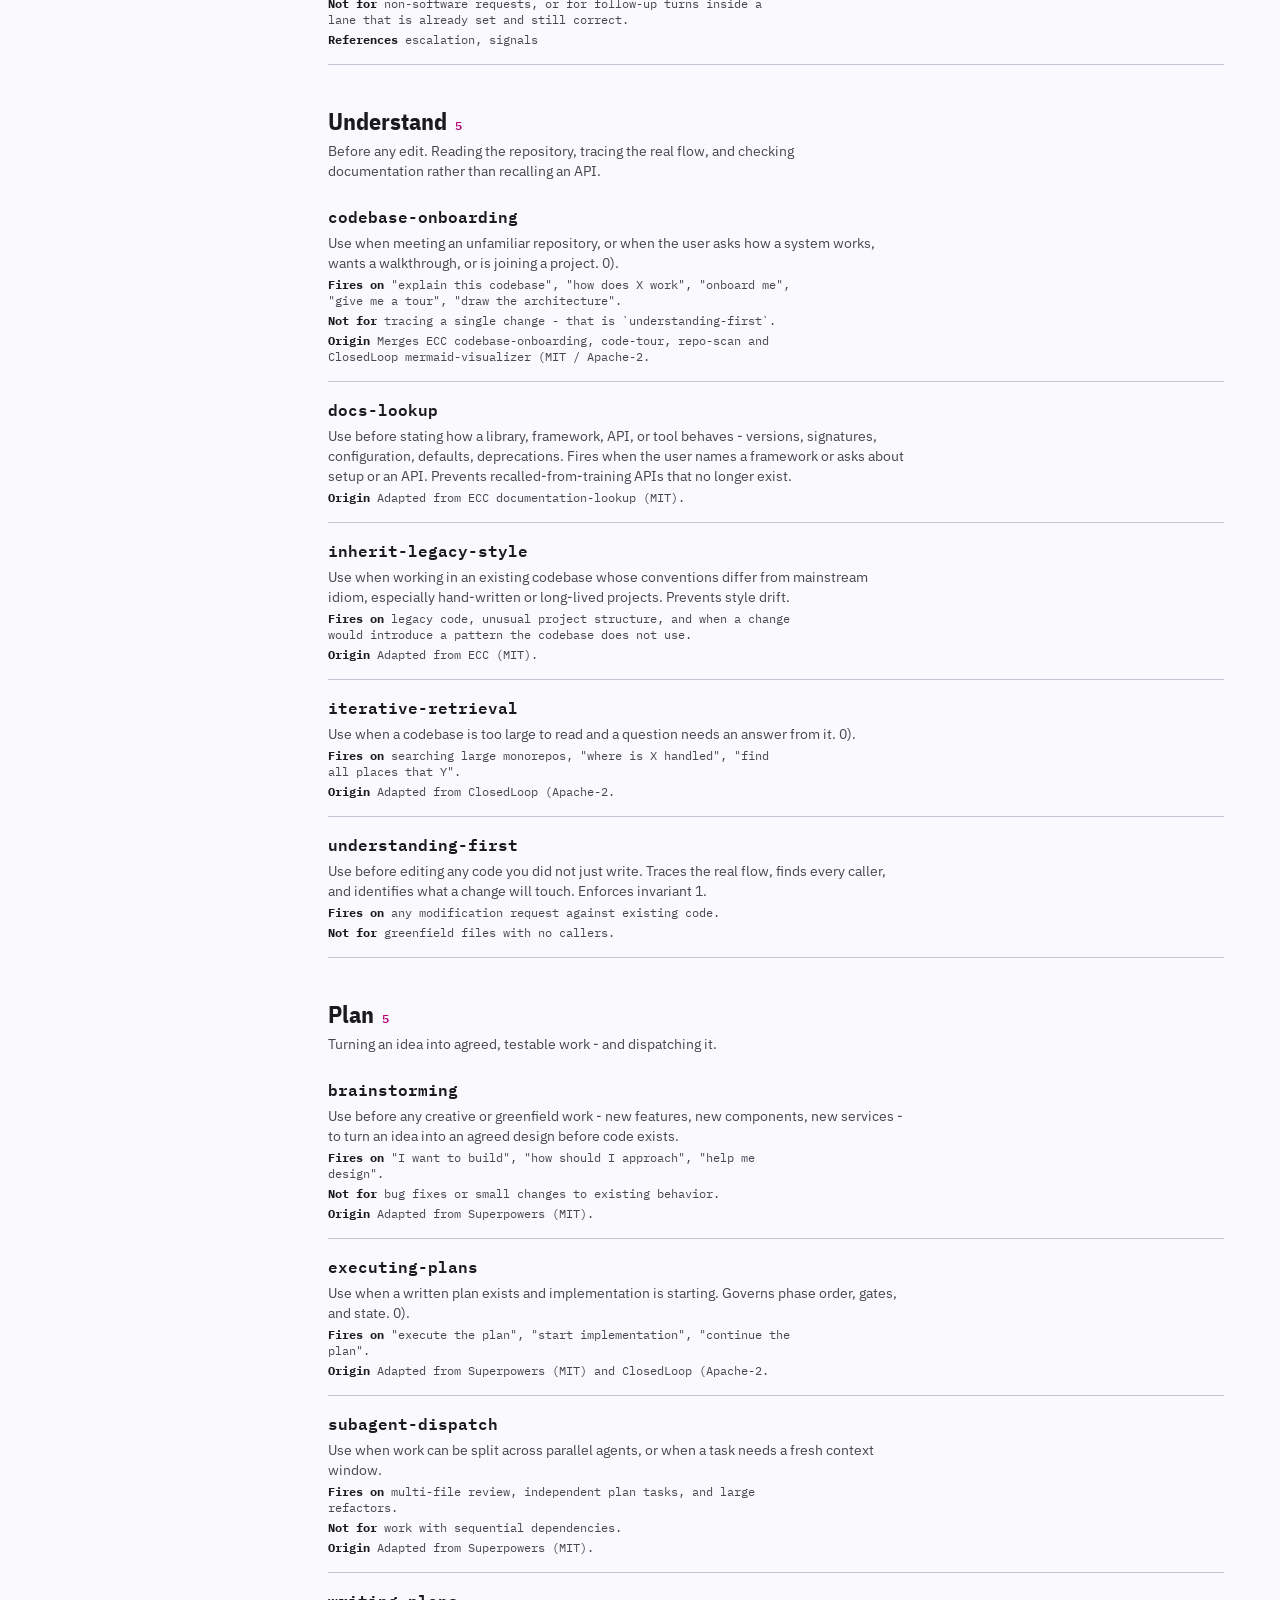
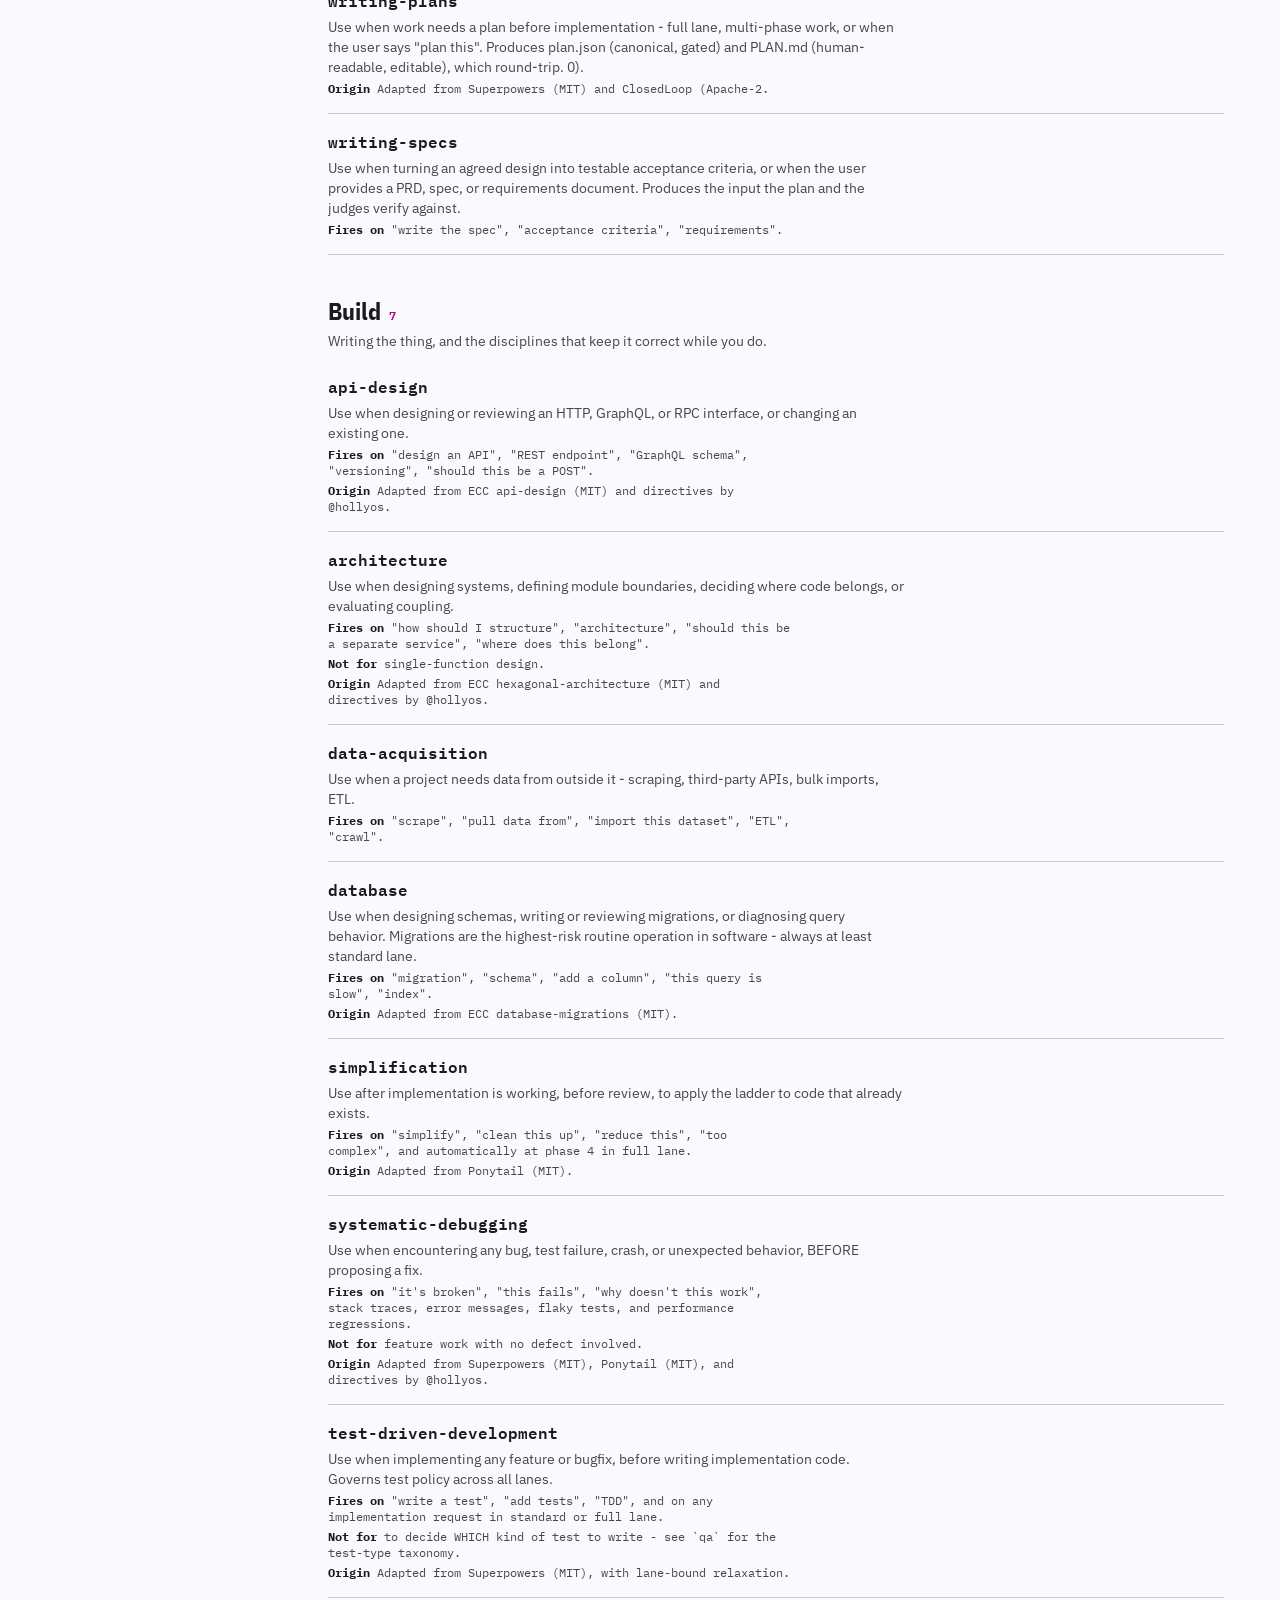
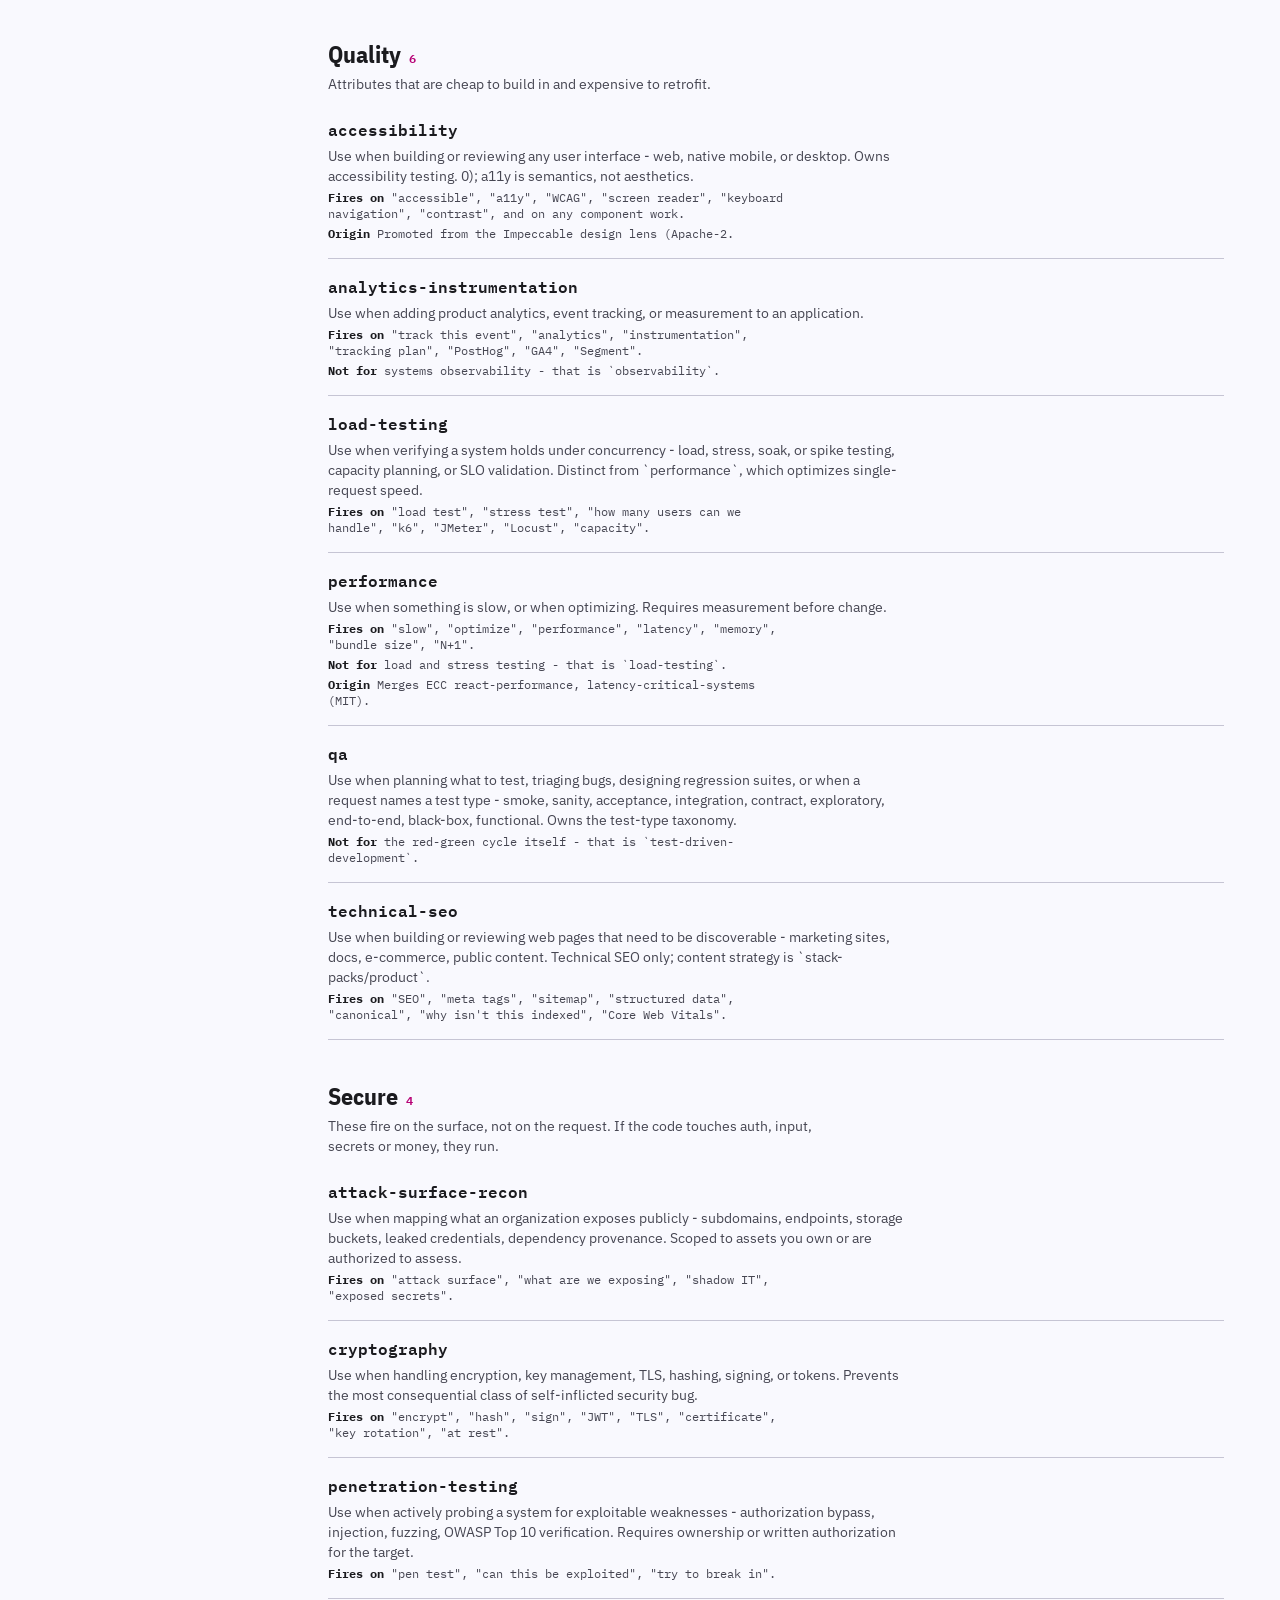
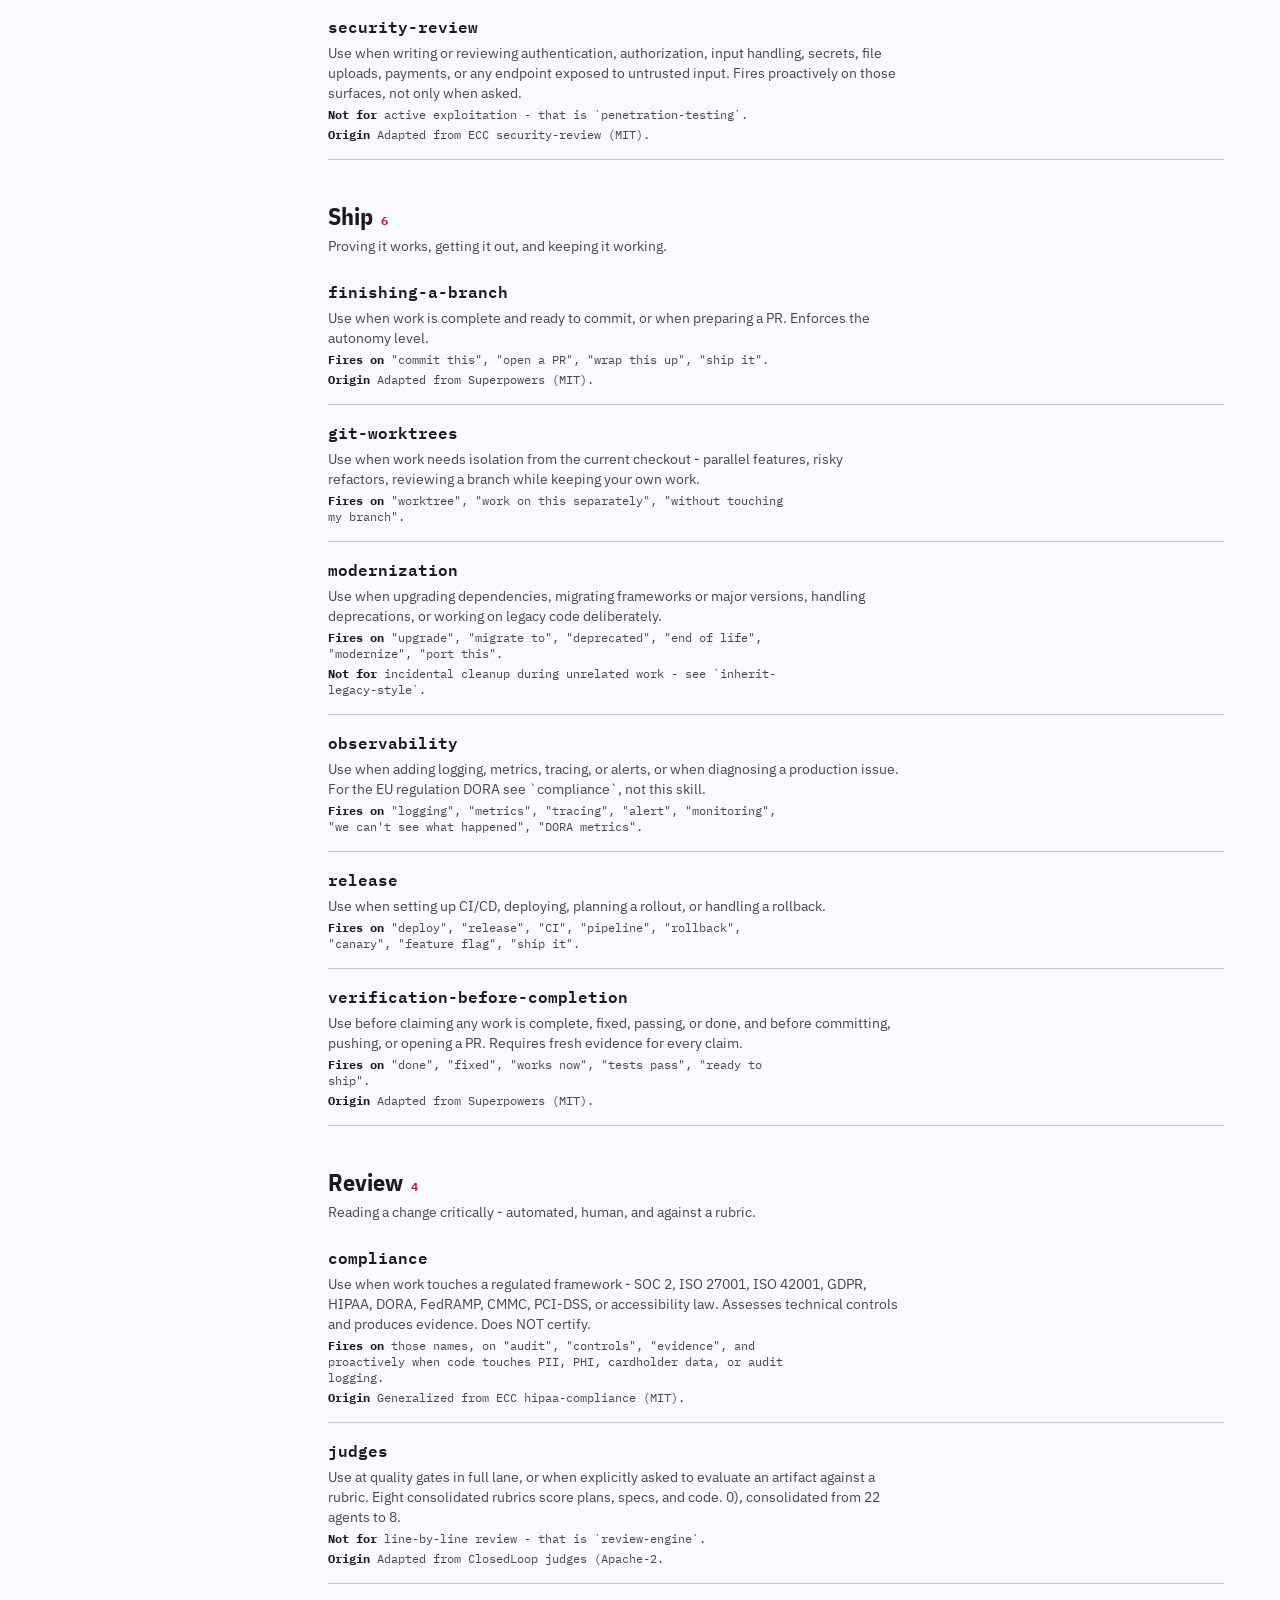
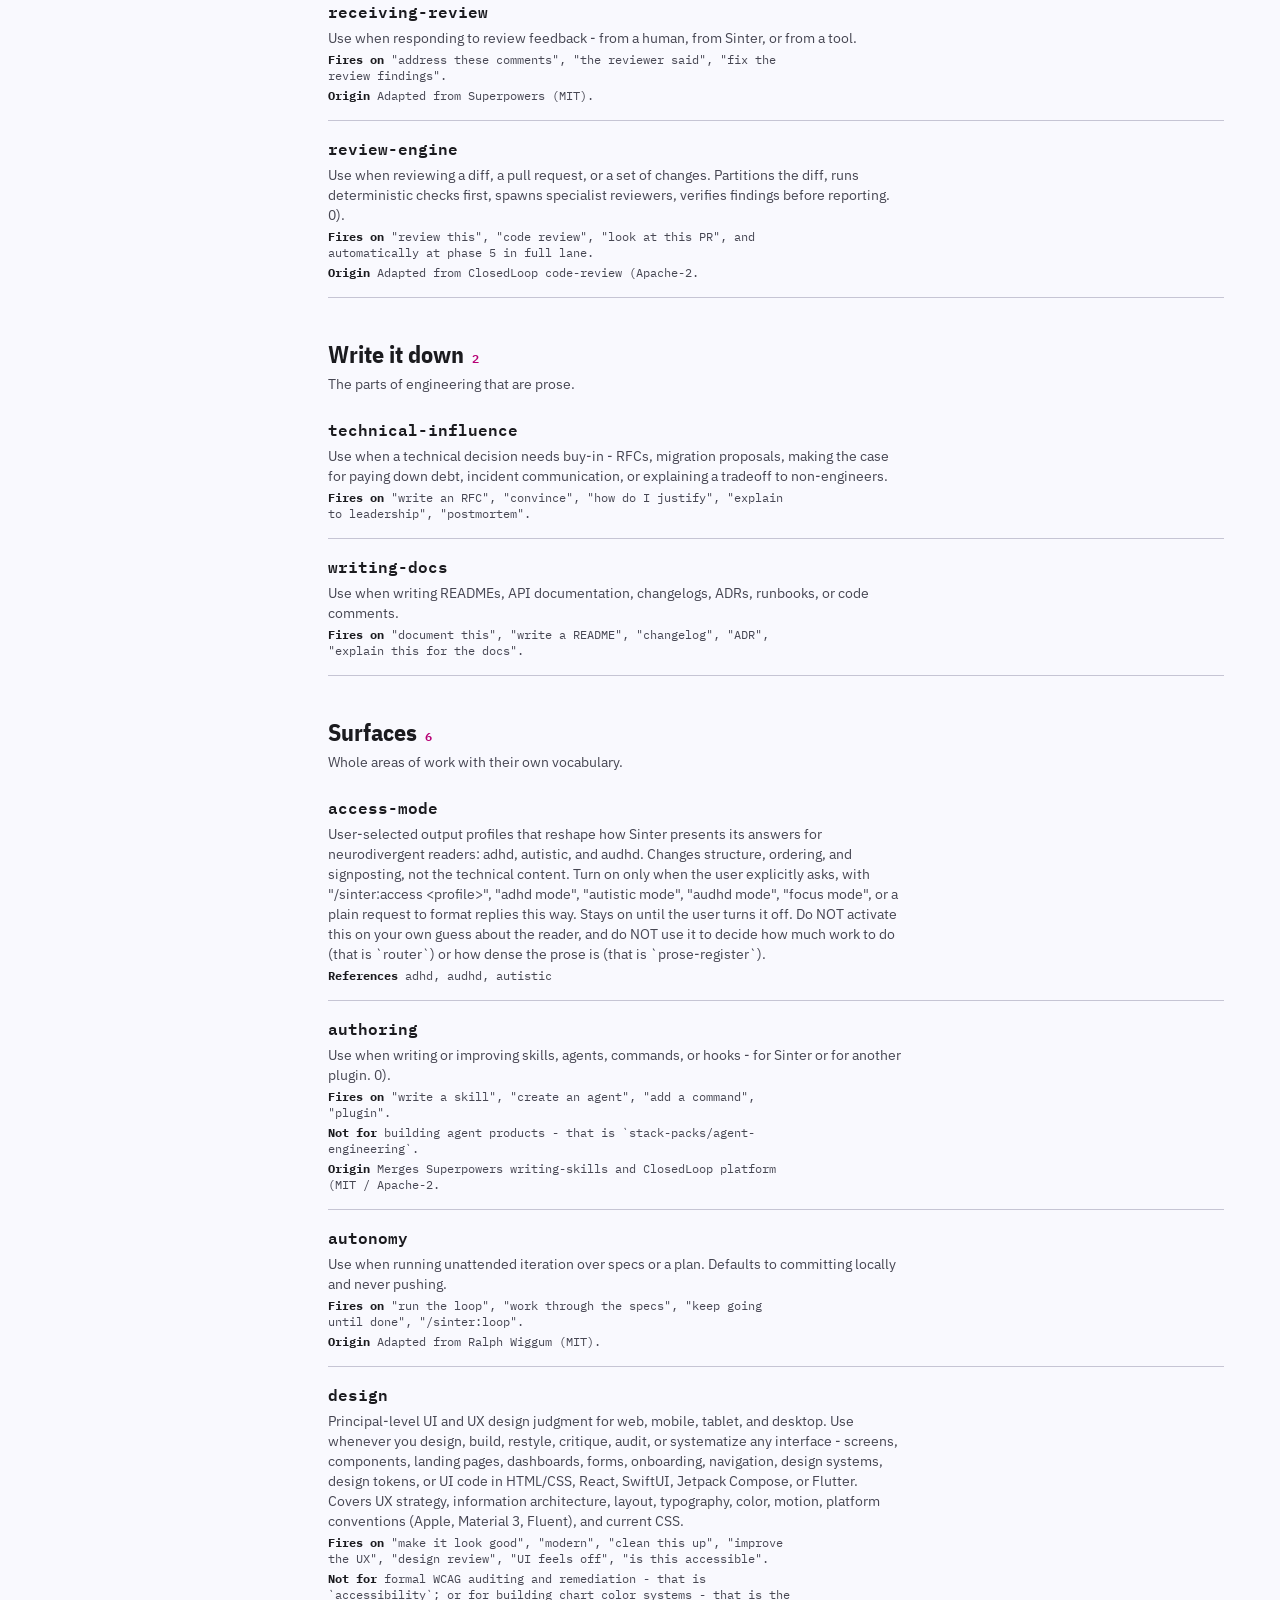
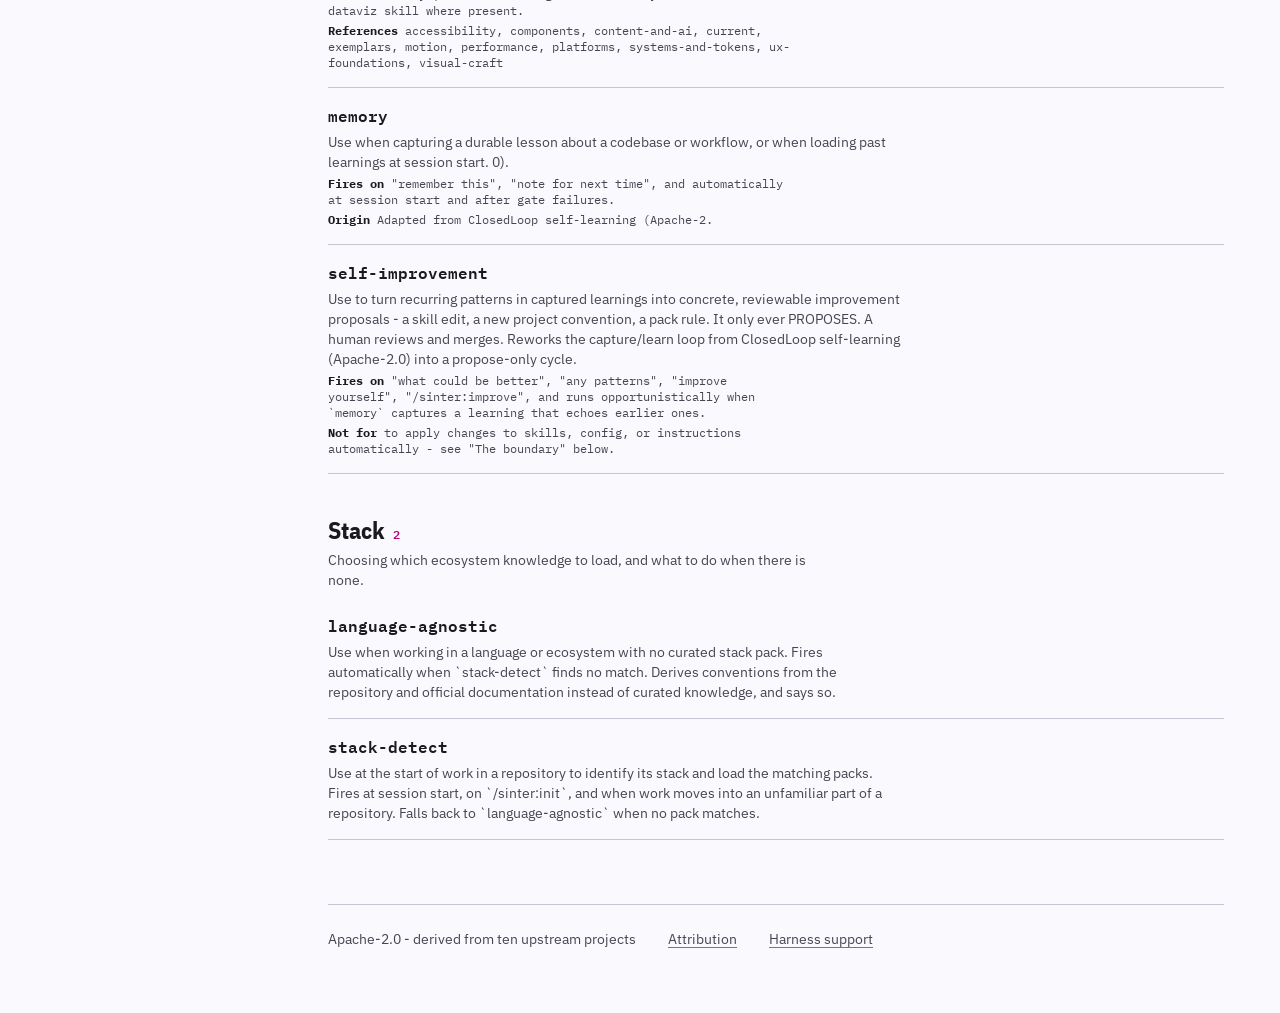
<file: skills.html>
<!doctype html>
<html lang="en">
<head>
<meta charset="utf-8">
<meta name="viewport" content="width=device-width, initial-scale=1">
<title>Skills - Sinter</title>
<meta name="description" content="All 48 Sinter skills with triggers and non-triggers.">
<meta name="color-scheme" content="light dark">
<link rel="preconnect" href="https://fonts.googleapis.com">
<link rel="preconnect" href="https://fonts.gstatic.com" crossorigin>
<link rel="stylesheet" href="https://fonts.googleapis.com/css2?family=IBM+Plex+Mono:wght@400;500;600;700&family=IBM+Plex+Sans+Condensed:wght@600;700&family=IBM+Plex+Sans:wght@400;500;600&display=swap">
<link rel="icon" href="assets/favicon.svg" type="image/svg+xml">
<link rel="apple-touch-icon" href="assets/favicon-180.png">
<link rel="stylesheet" href="assets/sinter.css">
<script>try{var t=localStorage.getItem("sinter-theme");if(t==="light"||t==="dark")document.documentElement.setAttribute("data-theme",t);}catch(e){}</script>
</head>
<body>
<a class="skiplink" href="#content">Skip to content</a>
<header class="topbar">
  <button class="railtoggle" type="button" aria-expanded="false" aria-controls="rail">Menu</button>
  <a class="brand" href="index.html"><svg class="brand__mark" viewBox="0 0 64 64" aria-hidden="true" focusable="false"><defs><linearGradient id="bm" x1="0" y1="0" x2="1" y2="1"><stop offset="0" stop-color="#10e1ff"/><stop offset=".38" stop-color="#6080ff"/><stop offset=".62" stop-color="#8e5fff"/><stop offset="1" stop-color="#ff2ba8"/></linearGradient></defs><path fill="url(#bm)" fill-rule="evenodd" d="M41.81 38.4L37.78 38.4L36.22 39.64L19.31 39.64L19.31 42.9L37.16 42.9L37.93 42.43L41.81 38.55Z M12.33 38.71L12.33 38.86L12.02 39.17L12.02 39.48L11.86 39.64L11.86 42.74L12.02 42.9L12.02 43.05L12.17 43.21L12.17 43.36L12.48 43.67L12.64 43.67L12.79 43.83L16.98 43.83L17.14 43.67L17.29 43.67L17.45 43.52L17.6 43.52L17.6 43.36L17.76 43.21L17.76 43.05L17.91 42.9L17.91 39.48L17.76 39.33L17.76 39.17L17.14 38.55L16.83 38.55L16.67 38.4L13.1 38.4L12.95 38.55L12.64 38.55L12.48 38.71Z M38.71 32.5L38.55 32.66L38.55 36.22L38.71 36.38L38.71 36.84L38.55 37.0L38.55 37.16L38.71 37.31L41.97 37.31L41.97 32.5Z M12.02 24.12L12.02 24.28L16.67 28.93L17.6 29.4L35.14 29.4L35.76 29.71L37.0 30.95L37.78 31.41L41.81 31.41L41.81 31.26L37.0 26.45L36.22 26.14L18.84 26.14L18.22 25.83L16.36 24.12Z M11.86 18.38L11.86 23.03L15.59 23.03L15.59 18.38Z M11.86 17.29L16.36 17.29L16.67 17.14L17.91 15.9L18.53 15.59L35.14 15.59L35.14 12.33L17.29 12.33L16.21 12.79L12.02 16.98Z M37.31 11.4L36.84 11.86L36.84 12.17L36.69 12.33L36.69 15.9L36.84 16.05L36.84 16.36L37.47 16.98L37.78 16.98L37.93 17.14L41.5 17.14L41.66 16.98L41.81 16.98L41.97 16.83L42.12 16.83L42.43 16.52L42.43 16.36L42.59 16.21L42.59 12.33L42.43 12.17L42.43 12.02L42.28 11.86L42.28 11.71L42.12 11.55L41.97 11.55L41.81 11.4L41.66 11.4L41.5 11.24L37.62 11.24L37.47 11.4Z M4.26 6.9L6.9 5.03L10.47 4.26L46.0 4.26L48.48 4.88L50.81 6.28L53.14 9.22L53.91 12.33L53.91 44.14L53.45 46.16L51.9 48.79L49.72 50.66L46.16 51.74L9.69 51.74L6.59 50.97L4.26 49.26L2.71 47.09L1.93 43.98L1.93 11.86L2.71 9.07Z M3.02 6.74L1.78 8.76L1.0 11.55L1.0 44.45L2.24 48.33L4.26 50.66L7.05 52.21L9.38 52.67L46.93 52.67L50.19 51.59L52.98 49.1L54.22 46.93L54.84 44.29L54.84 11.55L53.6 7.98L51.74 5.66L48.64 3.79L46.78 3.33L9.07 3.33L5.5 4.57Z"/></svg><svg class="brand__lockup" viewBox="0 0 268 56" aria-hidden="true" focusable="false"><defs><linearGradient id="bl" x1="0" y1="0" x2="1" y2="0.6"><stop offset="0" stop-color="#10e1ff"/><stop offset=".38" stop-color="#6080ff"/><stop offset=".62" stop-color="#8e5fff"/><stop offset="1" stop-color="#ff2ba8"/></linearGradient></defs><g fill="url(#bl)" fill-rule="evenodd"><path d="M41.81 38.4L37.78 38.4L36.22 39.64L19.31 39.64L19.31 42.9L37.16 42.9L37.93 42.43L41.81 38.55Z M12.33 38.71L12.33 38.86L12.02 39.17L12.02 39.48L11.86 39.64L11.86 42.74L12.02 42.9L12.02 43.05L12.17 43.21L12.17 43.36L12.48 43.67L12.64 43.67L12.79 43.83L16.98 43.83L17.14 43.67L17.29 43.67L17.45 43.52L17.6 43.52L17.6 43.36L17.76 43.21L17.76 43.05L17.91 42.9L17.91 39.48L17.76 39.33L17.76 39.17L17.14 38.55L16.83 38.55L16.67 38.4L13.1 38.4L12.95 38.55L12.64 38.55L12.48 38.71Z M38.71 32.5L38.55 32.66L38.55 36.22L38.71 36.38L38.71 36.84L38.55 37.0L38.55 37.16L38.71 37.31L41.97 37.31L41.97 32.5Z M12.02 24.12L12.02 24.28L16.67 28.93L17.6 29.4L35.14 29.4L35.76 29.71L37.0 30.95L37.78 31.41L41.81 31.41L41.81 31.26L37.0 26.45L36.22 26.14L18.84 26.14L18.22 25.83L16.36 24.12Z M11.86 18.38L11.86 23.03L15.59 23.03L15.59 18.38Z M11.86 17.29L16.36 17.29L16.67 17.14L17.91 15.9L18.53 15.59L35.14 15.59L35.14 12.33L17.29 12.33L16.21 12.79L12.02 16.98Z M37.31 11.4L36.84 11.86L36.84 12.17L36.69 12.33L36.69 15.9L36.84 16.05L36.84 16.36L37.47 16.98L37.78 16.98L37.93 17.14L41.5 17.14L41.66 16.98L41.81 16.98L41.97 16.83L42.12 16.83L42.43 16.52L42.43 16.36L42.59 16.21L42.59 12.33L42.43 12.17L42.43 12.02L42.28 11.86L42.28 11.71L42.12 11.55L41.97 11.55L41.81 11.4L41.66 11.4L41.5 11.24L37.62 11.24L37.47 11.4Z M4.26 6.9L6.9 5.03L10.47 4.26L46.0 4.26L48.48 4.88L50.81 6.28L53.14 9.22L53.91 12.33L53.91 44.14L53.45 46.16L51.9 48.79L49.72 50.66L46.16 51.74L9.69 51.74L6.59 50.97L4.26 49.26L2.71 47.09L1.93 43.98L1.93 11.86L2.71 9.07Z M3.02 6.74L1.78 8.76L1.0 11.55L1.0 44.45L2.24 48.33L4.26 50.66L7.05 52.21L9.38 52.67L46.93 52.67L50.19 51.59L52.98 49.1L54.22 46.93L54.84 44.29L54.84 11.55L53.6 7.98L51.74 5.66L48.64 3.79L46.78 3.33L9.07 3.33L5.5 4.57Z"/><g transform="translate(78 17)"><path d="M172.13 3.36L172.39 3.11L182.22 3.11L182.48 3.36L183.0 3.36L183.26 3.62L183.52 3.62L184.29 4.4L184.29 4.66L184.55 4.92L184.55 5.44L184.81 5.69L184.81 7.76L184.55 8.02L184.55 8.54L184.29 8.8L184.29 9.06L183.52 9.84L183.26 9.84L183.0 10.09L182.74 10.09L182.48 10.35L181.96 10.35L181.71 10.61L172.39 10.61L172.13 10.35Z M169.02 0.26L168.76 0.78L168.76 20.96L169.28 21.48L171.87 21.48L172.13 20.96L172.13 13.72L172.39 13.46L178.86 13.46L180.93 16.05L184.55 21.48L187.92 21.48L188.18 20.96L187.66 19.93L186.88 19.15L183.0 13.72L183.26 13.2L184.81 12.94L186.36 11.91L187.66 10.09L187.66 9.58L188.18 8.54L188.18 4.92L187.92 4.66L187.92 3.88L186.88 2.07L185.85 1.04L183.26 -0.0L169.54 -0.0Z M134.6 0.26L133.56 1.81L133.56 19.15L134.08 20.19L135.12 21.22L135.89 21.48L151.94 21.48L152.46 20.96L152.46 19.15L152.2 18.64L151.42 18.38L137.19 18.38L136.67 17.86L136.67 12.68L137.19 12.16L149.61 12.16L149.87 11.91L149.87 9.58L149.61 9.32L136.93 9.32L136.67 9.06L136.93 8.54L136.67 8.02L136.93 7.76L136.67 3.62L137.19 3.11L151.94 3.11L152.46 2.59L152.2 0.26L151.94 -0.0L135.12 -0.0Z M98.36 -0.0L97.85 0.52L97.85 2.85L98.11 3.11L98.62 3.11L98.88 3.36L99.92 3.36L100.18 3.11L100.69 3.36L101.21 3.36L101.47 3.11L102.51 3.11L102.76 3.36L103.28 3.11L104.58 3.11L104.84 3.36L105.35 3.36L105.87 3.11L106.13 3.36L106.13 20.96L106.39 21.48L108.98 21.48L109.49 20.71L109.49 3.36L109.75 3.11L110.01 3.36L113.64 3.36L113.89 3.11L114.15 3.36L117.52 3.36L118.29 2.85L118.29 0.52L118.04 -0.0Z M61.35 -0.0L60.84 1.81L61.09 2.59L61.09 21.22L61.35 21.48L63.94 21.48L64.2 21.22L64.2 4.92L64.46 4.66L78.69 21.48L81.54 21.48L82.06 20.96L82.06 0.52L81.8 -0.0L79.21 -0.0L78.95 0.26L78.95 16.05L78.69 16.31L78.18 16.05L64.98 -0.0Z M41.16 -0.0L40.65 0.52L40.65 21.22L40.91 21.48L43.49 21.48L44.01 20.96L44.01 0.52L43.49 -0.0Z M3.38 1.29L2.34 2.59L1.56 4.4L1.56 8.02L2.34 9.84L3.89 11.39L5.71 12.16L16.84 12.42L18.39 13.72L18.65 16.31L17.35 17.86L16.32 18.38L5.96 18.38L4.67 17.86L4.15 17.08L2.86 16.82L1.56 17.86L1.56 19.41L3.12 20.96L4.41 21.48L17.61 21.48L19.42 20.71L21.24 18.89L22.01 17.08L22.01 13.46L21.24 11.65L19.68 10.09L17.87 9.32L7.52 9.32L6.48 9.06L5.45 8.28L4.93 7.25L4.93 5.18L5.71 3.88L7.26 3.11L17.09 3.11L19.16 4.4L20.46 4.4L21.24 3.62L20.98 1.55L19.94 0.52L18.39 -0.0L6.22 -0.0Z"/></g></g></svg><span class="visually-hidden">Sinter documentation: home</span></a><span class="brand__ver" aria-hidden="true">v0.1.0</span><div class="topbar__spacer"></div>
  <button class="themetoggle" id="themeToggle" type="button"
    aria-label="Colour theme: following system. Activate to choose light or dark.">
    <span class="ico ico--auto"><svg viewBox="0 0 16 16" fill="none" stroke="currentColor" stroke-width="1.5" aria-hidden="true"><rect x="1.5" y="2.5" width="13" height="9" rx="1"/><path d="M5 13.5h6"/></svg></span>
    <span class="ico ico--light"><svg viewBox="0 0 16 16" fill="none" stroke="currentColor" stroke-width="1.5" aria-hidden="true"><circle cx="8" cy="8" r="3.2"/><path d="M8 1v1.6M8 13.4V15M15 8h-1.6M2.6 8H1M12.9 3.1l-1.1 1.1M4.2 11.8l-1.1 1.1M12.9 12.9l-1.1-1.1M4.2 4.2 3.1 3.1"/></svg></span>
    <span class="ico ico--dark"><svg viewBox="0 0 16 16" fill="none" stroke="currentColor" stroke-width="1.5" aria-hidden="true"><path d="M13.5 9.6A5.8 5.8 0 0 1 6.4 2.5a5.8 5.8 0 1 0 7.1 7.1Z"/></svg></span>
    <span id="themeLabel">Auto</span>
  </button>
  <nav class="topbar__links" aria-label="Primary">
    <a href="start.html">Start</a><a href="concepts.html">Concepts</a>
    <a href="commands.html">Commands</a><a href="skills.html">Skills</a>
  </nav>
</header>
<p id="themeStatus" class="visually-hidden" role="status" aria-live="polite"></p>
<div class="shell">
  <nav class="rail" id="rail" aria-label="Documentation"><div class="rail__group">Start</div><a href="index.html">Overview</a><a href="start.html">Getting started</a><a href="concepts.html">Core concepts</a><div class="rail__group">Reference</div><a href="commands.html">Commands</a><a href="skills.html">Skills</a><a href="modules.html">Modules</a><a href="design.html">Design</a><a href="stacks.html">Stacks &amp; languages</a><a href="agents.html">Agents</a><div class="rail__group">Operating</div><a href="autonomy.html">Autonomy &amp; safety</a><a href="accessibility.html">Accessibility</a><a href="compliance.html">Compliance</a><a href="config.html">Configuration</a><div class="rail__group">Project</div><a href="harnesses.html">Harnesses</a><a href="credits.html">Attribution</a></nav>
  <main id="content" tabindex="-1">
    <span class="eyebrow">Reference</span>
    <h1>Skills</h1>
    <p class="lede">48 skills. Each carries an explicit trigger and an explicit
    non-trigger: with this many, two skills that both fire on "review this" would mean
    neither is reliable.</p>
    <div class="filterbar">
      <label class="visually-hidden" for="filterQ">Filter skills</label>
      <input id="filterQ" type="search" placeholder="Filter by name, trigger, or topic..." autocomplete="off">
      <span class="count" role="status" aria-live="polite"></span>
    </div>
    <div class="filterbar filterbar--chips"><button class="chip" type="button" data-group="Always on" aria-pressed="false">Always on</button><button class="chip" type="button" data-group="Understand" aria-pressed="false">Understand</button><button class="chip" type="button" data-group="Plan" aria-pressed="false">Plan</button><button class="chip" type="button" data-group="Build" aria-pressed="false">Build</button><button class="chip" type="button" data-group="Quality" aria-pressed="false">Quality</button><button class="chip" type="button" data-group="Secure" aria-pressed="false">Secure</button><button class="chip" type="button" data-group="Ship" aria-pressed="false">Ship</button><button class="chip" type="button" data-group="Review" aria-pressed="false">Review</button><button class="chip" type="button" data-group="Write it down" aria-pressed="false">Write it down</button><button class="chip" type="button" data-group="Surfaces" aria-pressed="false">Surfaces</button><button class="chip" type="button" data-group="Stack" aria-pressed="false">Stack</button></div>
    <section class="group" data-group-section="Always on"><h2 class="group__h" id="g-always-on">Always on<span class="group__n">5</span></h2><p class="group__d">Resident on every task. The router picks the depth, clarify resolves a thin request, principles holds the invariants, prose-register sets the output register.</p>
<div class="entry" data-entry data-group="Always on" data-search="clarify use at the very start of a task when the request is too thin to act on safely - a few words, a vague goal, an ambiguous pronoun, or a known unknown that changes the implementation. resolve intent before the router picks a lane. prefer inferring from context; ask only when a wrong guess is expensive to undo. fires on &quot;fix the thing&quot;, &quot;make it better&quot;, &quot;add that&quot;, &quot;it&#x27;s broken&quot;, and any request whose success criteria you cannot state back. do not use when the request is already specific, or for design exploration of a feature that clearly needs building - that is `brainstorming`. always on"><div class="entry__h"><h3 class="entry__n" id="skill-clarify">clarify</h3></div><p class="entry__d">Use at the very start of a task when the request is too thin to act on safely - a few words, a vague goal, an ambiguous pronoun, or a known unknown that changes the implementation. Resolve intent before the router picks a lane. Prefer inferring from context; ask only when a wrong guess is expensive to undo.</p><p class="entry__m"><b>Fires on</b> &quot;fix the thing&quot;, &quot;make it better&quot;, &quot;add that&quot;, &quot;it&#x27;s broken&quot;, and any request whose success criteria you cannot state back.</p><p class="entry__m"><b>Not for</b> when the request is already specific, or for design exploration of a feature that clearly needs building - that is `brainstorming`.</p></div>
<div class="entry" data-entry data-group="Always on" data-search="modules how sinter&#x27;s skills are grouped into modules and brought into scope. use at the start of a task, right after the router picks a lane, to pull in the domain module a task needs (networking, compliance, data, growth, media, ml, security, access) without any setup. also fires when the user says &quot;/sinter:modules&quot;, asks which modules exist, or asks to turn one on or off. everything ships in one plugin and activates on demand; there is nothing to install. do not treat a module as new behavior - it only scopes which skills are in play. inspired by bmad-method&#x27;s module system (mit). always on"><div class="entry__h"><h3 class="entry__n" id="skill-modules">modules</h3></div><p class="entry__d">How Sinter&#x27;s skills are grouped into modules and brought into scope. Use at the start of a task, right after the router picks a lane, to pull in the domain module a task needs (networking, compliance, data, growth, media, ml, security, access) without any setup. Also fires when the user says &quot;/sinter:modules&quot;, asks which modules exist, or asks to turn one on or off. Everything ships in one plugin and activates on demand; there is nothing to install. Do NOT treat a module as new behavior - it only scopes which skills are in play. Inspired by BMAD-METHOD&#x27;s module system (MIT).</p></div>
<div class="entry" data-entry data-group="Always on" data-search="principles the invariants and the simplicity ladder that govern every sinter task. use on any coding work - writing, fixing, refactoring, reviewing, designing, choosing a dependency. also use when the user says &quot;ponytail&quot;, &quot;be lazy&quot;, &quot;yagni&quot;, &quot;simplest thing&quot;, &quot;do less&quot;, or complains about over-engineering, bloat, or unnecessary dependencies. do not use for non-coding requests. always on ladder"><div class="entry__h"><h3 class="entry__n" id="skill-principles">principles</h3></div><p class="entry__d">The invariants and the simplicity ladder that govern every Sinter task. Use on ANY coding work - writing, fixing, refactoring, reviewing, designing, choosing a dependency. Also use when the user says &quot;ponytail&quot;, &quot;be lazy&quot;, &quot;yagni&quot;, &quot;simplest thing&quot;, &quot;do less&quot;, or complains about over-engineering, bloat, or unnecessary dependencies.</p><p class="entry__m"><b>Not for</b> non-coding requests.</p><p class="entry__m"><b>References</b> ladder</p><p class="entry__m"><b>Origin</b> Adapted from Ponytail (MIT) and directives by @hollyos.</p></div>
<div class="entry" data-entry data-group="Always on" data-search="prose-register output register and punctuation. sets how tersely sinter writes and which characters it types, without changing what it says. use on every response, and when the user says &quot;be brief&quot;, &quot;terse&quot;, &quot;less tokens&quot;, &quot;stop explaining&quot;, &quot;no em dashes&quot;, &quot;plain punctuation&quot;, or sets /sinter:mode prose. governs phrasing and characters only - never removes a tradeoff, a caveat, or a piece of technical substance. do not use to decide how much code to write; that is `principles`. always on"><div class="entry__h"><h3 class="entry__n" id="skill-prose-register">prose-register</h3></div><p class="entry__d">Output register and punctuation. Sets how tersely Sinter writes and which characters it types, without changing what it says. Use on every response, and when the user says &quot;be brief&quot;, &quot;terse&quot;, &quot;less tokens&quot;, &quot;stop explaining&quot;, &quot;no em dashes&quot;, &quot;plain punctuation&quot;, or sets /sinter:mode prose. Governs phrasing and characters only - never removes a tradeoff, a caveat, or a piece of technical substance.</p><p class="entry__m"><b>Not for</b> to decide how much code to write; that is `principles`.</p><p class="entry__m"><b>Origin</b> Adapted from Caveman (MIT).</p></div>
<div class="entry" data-entry data-group="Always on" data-search="router sinter&#x27;s entry point. use at the start of any software task to select a depth lane (lazy, standard, full) before doing work, and to re-check the lane when the task turns out bigger or smaller than it looked. also fires when the user says &quot;sinter&quot;, &quot;/build&quot;, or asks which mode is active. fires on any request to write, fix, add, change, refactor, review, plan, debug, optimize, or ship code, including a thin or vague one - it routes through `clarify` first when the request is too unclear to lane. do not use for non-software requests, or for follow-up turns inside a lane that is already set and still correct. always on escalation signals"><div class="entry__h"><h3 class="entry__n" id="skill-router">router</h3></div><p class="entry__d">Sinter&#x27;s entry point. Use at the start of ANY software task to select a depth lane (lazy, standard, full) before doing work, and to re-check the lane when the task turns out bigger or smaller than it looked. Also fires when the user says &quot;sinter&quot;, &quot;/build&quot;, or asks which mode is active.</p><p class="entry__m"><b>Fires on</b> any request to write, fix, add, change, refactor, review, plan, debug, optimize, or ship code, including a thin or vague one - it routes through `clarify` first when the request is too unclear to lane.</p><p class="entry__m"><b>Not for</b> non-software requests, or for follow-up turns inside a lane that is already set and still correct.</p><p class="entry__m"><b>References</b> escalation, signals</p></div>
    </section>
    <section class="group" data-group-section="Understand"><h2 class="group__h" id="g-understand">Understand<span class="group__n">5</span></h2><p class="group__d">Before any edit. Reading the repository, tracing the real flow, and checking documentation rather than recalling an API.</p>
<div class="entry" data-entry data-group="Understand" data-search="codebase-onboarding use when meeting an unfamiliar repository, or when the user asks how a system works, wants a walkthrough, or is joining a project. 0). fires on &quot;explain this codebase&quot;, &quot;how does x work&quot;, &quot;onboard me&quot;, &quot;give me a tour&quot;, &quot;draw the architecture&quot;. do not use for tracing a single change - that is `understanding-first`. understand"><div class="entry__h"><h3 class="entry__n" id="skill-codebase-onboarding">codebase-onboarding</h3></div><p class="entry__d">Use when meeting an unfamiliar repository, or when the user asks how a system works, wants a walkthrough, or is joining a project. 0).</p><p class="entry__m"><b>Fires on</b> &quot;explain this codebase&quot;, &quot;how does X work&quot;, &quot;onboard me&quot;, &quot;give me a tour&quot;, &quot;draw the architecture&quot;.</p><p class="entry__m"><b>Not for</b> tracing a single change - that is `understanding-first`.</p><p class="entry__m"><b>Origin</b> Merges ECC codebase-onboarding, code-tour, repo-scan and ClosedLoop mermaid-visualizer (MIT / Apache-2.</p></div>
<div class="entry" data-entry data-group="Understand" data-search="docs-lookup use before stating how a library, framework, api, or tool behaves - versions, signatures, configuration, defaults, deprecations. fires when the user names a framework or asks about setup or an api. prevents recalled-from-training apis that no longer exist. understand"><div class="entry__h"><h3 class="entry__n" id="skill-docs-lookup">docs-lookup</h3></div><p class="entry__d">Use before stating how a library, framework, API, or tool behaves - versions, signatures, configuration, defaults, deprecations. Fires when the user names a framework or asks about setup or an API. Prevents recalled-from-training APIs that no longer exist.</p><p class="entry__m"><b>Origin</b> Adapted from ECC documentation-lookup (MIT).</p></div>
<div class="entry" data-entry data-group="Understand" data-search="inherit-legacy-style use when working in an existing codebase whose conventions differ from mainstream idiom, especially hand-written or long-lived projects. prevents style drift. fires on legacy code, unusual project structure, and when a change would introduce a pattern the codebase does not use. understand"><div class="entry__h"><h3 class="entry__n" id="skill-inherit-legacy-style">inherit-legacy-style</h3></div><p class="entry__d">Use when working in an existing codebase whose conventions differ from mainstream idiom, especially hand-written or long-lived projects. Prevents style drift.</p><p class="entry__m"><b>Fires on</b> legacy code, unusual project structure, and when a change would introduce a pattern the codebase does not use.</p><p class="entry__m"><b>Origin</b> Adapted from ECC (MIT).</p></div>
<div class="entry" data-entry data-group="Understand" data-search="iterative-retrieval use when a codebase is too large to read and a question needs an answer from it. 0). fires on searching large monorepos, &quot;where is x handled&quot;, &quot;find all places that y&quot;. understand"><div class="entry__h"><h3 class="entry__n" id="skill-iterative-retrieval">iterative-retrieval</h3></div><p class="entry__d">Use when a codebase is too large to read and a question needs an answer from it. 0).</p><p class="entry__m"><b>Fires on</b> searching large monorepos, &quot;where is X handled&quot;, &quot;find all places that Y&quot;.</p><p class="entry__m"><b>Origin</b> Adapted from ClosedLoop (Apache-2.</p></div>
<div class="entry" data-entry data-group="Understand" data-search="understanding-first use before editing any code you did not just write. traces the real flow, finds every caller, and identifies what a change will touch. enforces invariant 1. fires on any modification request against existing code. do not use for greenfield files with no callers. understand"><div class="entry__h"><h3 class="entry__n" id="skill-understanding-first">understanding-first</h3></div><p class="entry__d">Use before editing any code you did not just write. Traces the real flow, finds every caller, and identifies what a change will touch. Enforces invariant 1.</p><p class="entry__m"><b>Fires on</b> any modification request against existing code.</p><p class="entry__m"><b>Not for</b> greenfield files with no callers.</p></div>
    </section>
    <section class="group" data-group-section="Plan"><h2 class="group__h" id="g-plan">Plan<span class="group__n">5</span></h2><p class="group__d">Turning an idea into agreed, testable work - and dispatching it.</p>
<div class="entry" data-entry data-group="Plan" data-search="brainstorming use before any creative or greenfield work - new features, new components, new services - to turn an idea into an agreed design before code exists. fires on &quot;i want to build&quot;, &quot;how should i approach&quot;, &quot;help me design&quot;. do not use for bug fixes or small changes to existing behavior. plan"><div class="entry__h"><h3 class="entry__n" id="skill-brainstorming">brainstorming</h3></div><p class="entry__d">Use before any creative or greenfield work - new features, new components, new services - to turn an idea into an agreed design before code exists.</p><p class="entry__m"><b>Fires on</b> &quot;I want to build&quot;, &quot;how should I approach&quot;, &quot;help me design&quot;.</p><p class="entry__m"><b>Not for</b> bug fixes or small changes to existing behavior.</p><p class="entry__m"><b>Origin</b> Adapted from Superpowers (MIT).</p></div>
<div class="entry" data-entry data-group="Plan" data-search="executing-plans use when a written plan exists and implementation is starting. governs phase order, gates, and state. 0). fires on &quot;execute the plan&quot;, &quot;start implementation&quot;, &quot;continue the plan&quot;. plan"><div class="entry__h"><h3 class="entry__n" id="skill-executing-plans">executing-plans</h3></div><p class="entry__d">Use when a written plan exists and implementation is starting. Governs phase order, gates, and state. 0).</p><p class="entry__m"><b>Fires on</b> &quot;execute the plan&quot;, &quot;start implementation&quot;, &quot;continue the plan&quot;.</p><p class="entry__m"><b>Origin</b> Adapted from Superpowers (MIT) and ClosedLoop (Apache-2.</p></div>
<div class="entry" data-entry data-group="Plan" data-search="subagent-dispatch use when work can be split across parallel agents, or when a task needs a fresh context window. fires on multi-file review, independent plan tasks, and large refactors. do not use for work with sequential dependencies. plan"><div class="entry__h"><h3 class="entry__n" id="skill-subagent-dispatch">subagent-dispatch</h3></div><p class="entry__d">Use when work can be split across parallel agents, or when a task needs a fresh context window.</p><p class="entry__m"><b>Fires on</b> multi-file review, independent plan tasks, and large refactors.</p><p class="entry__m"><b>Not for</b> work with sequential dependencies.</p><p class="entry__m"><b>Origin</b> Adapted from Superpowers (MIT).</p></div>
<div class="entry" data-entry data-group="Plan" data-search="writing-plans use when work needs a plan before implementation - full lane, multi-phase work, or when the user says &quot;plan this&quot;. produces plan.json (canonical, gated) and plan.md (human-readable, editable), which round-trip. 0). plan"><div class="entry__h"><h3 class="entry__n" id="skill-writing-plans">writing-plans</h3></div><p class="entry__d">Use when work needs a plan before implementation - full lane, multi-phase work, or when the user says &quot;plan this&quot;. Produces plan.json (canonical, gated) and PLAN.md (human-readable, editable), which round-trip. 0).</p><p class="entry__m"><b>Origin</b> Adapted from Superpowers (MIT) and ClosedLoop (Apache-2.</p></div>
<div class="entry" data-entry data-group="Plan" data-search="writing-specs use when turning an agreed design into testable acceptance criteria, or when the user provides a prd, spec, or requirements document. produces the input the plan and the judges verify against. fires on &quot;write the spec&quot;, &quot;acceptance criteria&quot;, &quot;requirements&quot;. plan"><div class="entry__h"><h3 class="entry__n" id="skill-writing-specs">writing-specs</h3></div><p class="entry__d">Use when turning an agreed design into testable acceptance criteria, or when the user provides a PRD, spec, or requirements document. Produces the input the plan and the judges verify against.</p><p class="entry__m"><b>Fires on</b> &quot;write the spec&quot;, &quot;acceptance criteria&quot;, &quot;requirements&quot;.</p></div>
    </section>
    <section class="group" data-group-section="Build"><h2 class="group__h" id="g-build">Build<span class="group__n">7</span></h2><p class="group__d">Writing the thing, and the disciplines that keep it correct while you do.</p>
<div class="entry" data-entry data-group="Build" data-search="api-design use when designing or reviewing an http, graphql, or rpc interface, or changing an existing one. fires on &quot;design an api&quot;, &quot;rest endpoint&quot;, &quot;graphql schema&quot;, &quot;versioning&quot;, &quot;should this be a post&quot;. build"><div class="entry__h"><h3 class="entry__n" id="skill-api-design">api-design</h3></div><p class="entry__d">Use when designing or reviewing an HTTP, GraphQL, or RPC interface, or changing an existing one.</p><p class="entry__m"><b>Fires on</b> &quot;design an API&quot;, &quot;REST endpoint&quot;, &quot;GraphQL schema&quot;, &quot;versioning&quot;, &quot;should this be a POST&quot;.</p><p class="entry__m"><b>Origin</b> Adapted from ECC api-design (MIT) and directives by @hollyos.</p></div>
<div class="entry" data-entry data-group="Build" data-search="architecture use when designing systems, defining module boundaries, deciding where code belongs, or evaluating coupling. fires on &quot;how should i structure&quot;, &quot;architecture&quot;, &quot;should this be a separate service&quot;, &quot;where does this belong&quot;. do not use for single-function design. build"><div class="entry__h"><h3 class="entry__n" id="skill-architecture">architecture</h3></div><p class="entry__d">Use when designing systems, defining module boundaries, deciding where code belongs, or evaluating coupling.</p><p class="entry__m"><b>Fires on</b> &quot;how should I structure&quot;, &quot;architecture&quot;, &quot;should this be a separate service&quot;, &quot;where does this belong&quot;.</p><p class="entry__m"><b>Not for</b> single-function design.</p><p class="entry__m"><b>Origin</b> Adapted from ECC hexagonal-architecture (MIT) and directives by @hollyos.</p></div>
<div class="entry" data-entry data-group="Build" data-search="data-acquisition use when a project needs data from outside it - scraping, third-party apis, bulk imports, etl. fires on &quot;scrape&quot;, &quot;pull data from&quot;, &quot;import this dataset&quot;, &quot;etl&quot;, &quot;crawl&quot;. build"><div class="entry__h"><h3 class="entry__n" id="skill-data-acquisition">data-acquisition</h3></div><p class="entry__d">Use when a project needs data from outside it - scraping, third-party APIs, bulk imports, ETL.</p><p class="entry__m"><b>Fires on</b> &quot;scrape&quot;, &quot;pull data from&quot;, &quot;import this dataset&quot;, &quot;ETL&quot;, &quot;crawl&quot;.</p></div>
<div class="entry" data-entry data-group="Build" data-search="database use when designing schemas, writing or reviewing migrations, or diagnosing query behavior. migrations are the highest-risk routine operation in software - always at least standard lane. fires on &quot;migration&quot;, &quot;schema&quot;, &quot;add a column&quot;, &quot;this query is slow&quot;, &quot;index&quot;. build"><div class="entry__h"><h3 class="entry__n" id="skill-database">database</h3></div><p class="entry__d">Use when designing schemas, writing or reviewing migrations, or diagnosing query behavior. Migrations are the highest-risk routine operation in software - always at least standard lane.</p><p class="entry__m"><b>Fires on</b> &quot;migration&quot;, &quot;schema&quot;, &quot;add a column&quot;, &quot;this query is slow&quot;, &quot;index&quot;.</p><p class="entry__m"><b>Origin</b> Adapted from ECC database-migrations (MIT).</p></div>
<div class="entry" data-entry data-group="Build" data-search="simplification use after implementation is working, before review, to apply the ladder to code that already exists. fires on &quot;simplify&quot;, &quot;clean this up&quot;, &quot;reduce this&quot;, &quot;too complex&quot;, and automatically at phase 4 in full lane. build"><div class="entry__h"><h3 class="entry__n" id="skill-simplification">simplification</h3></div><p class="entry__d">Use after implementation is working, before review, to apply the ladder to code that already exists.</p><p class="entry__m"><b>Fires on</b> &quot;simplify&quot;, &quot;clean this up&quot;, &quot;reduce this&quot;, &quot;too complex&quot;, and automatically at phase 4 in full lane.</p><p class="entry__m"><b>Origin</b> Adapted from Ponytail (MIT).</p></div>
<div class="entry" data-entry data-group="Build" data-search="systematic-debugging use when encountering any bug, test failure, crash, or unexpected behavior, before proposing a fix. fires on &quot;it&#x27;s broken&quot;, &quot;this fails&quot;, &quot;why doesn&#x27;t this work&quot;, stack traces, error messages, flaky tests, and performance regressions. do not use for feature work with no defect involved. build"><div class="entry__h"><h3 class="entry__n" id="skill-systematic-debugging">systematic-debugging</h3></div><p class="entry__d">Use when encountering any bug, test failure, crash, or unexpected behavior, BEFORE proposing a fix.</p><p class="entry__m"><b>Fires on</b> &quot;it&#x27;s broken&quot;, &quot;this fails&quot;, &quot;why doesn&#x27;t this work&quot;, stack traces, error messages, flaky tests, and performance regressions.</p><p class="entry__m"><b>Not for</b> feature work with no defect involved.</p><p class="entry__m"><b>Origin</b> Adapted from Superpowers (MIT), Ponytail (MIT), and directives by @hollyos.</p></div>
<div class="entry" data-entry data-group="Build" data-search="test-driven-development use when implementing any feature or bugfix, before writing implementation code. governs test policy across all lanes. fires on &quot;write a test&quot;, &quot;add tests&quot;, &quot;tdd&quot;, and on any implementation request in standard or full lane. do not use to decide which kind of test to write - see `qa` for the test-type taxonomy. build"><div class="entry__h"><h3 class="entry__n" id="skill-test-driven-development">test-driven-development</h3></div><p class="entry__d">Use when implementing any feature or bugfix, before writing implementation code. Governs test policy across all lanes.</p><p class="entry__m"><b>Fires on</b> &quot;write a test&quot;, &quot;add tests&quot;, &quot;TDD&quot;, and on any implementation request in standard or full lane.</p><p class="entry__m"><b>Not for</b> to decide WHICH kind of test to write - see `qa` for the test-type taxonomy.</p><p class="entry__m"><b>Origin</b> Adapted from Superpowers (MIT), with lane-bound relaxation.</p></div>
    </section>
    <section class="group" data-group-section="Quality"><h2 class="group__h" id="g-quality">Quality<span class="group__n">6</span></h2><p class="group__d">Attributes that are cheap to build in and expensive to retrofit.</p>
<div class="entry" data-entry data-group="Quality" data-search="accessibility use when building or reviewing any user interface - web, native mobile, or desktop. owns accessibility testing. 0); a11y is semantics, not aesthetics. fires on &quot;accessible&quot;, &quot;a11y&quot;, &quot;wcag&quot;, &quot;screen reader&quot;, &quot;keyboard navigation&quot;, &quot;contrast&quot;, and on any component work. quality"><div class="entry__h"><h3 class="entry__n" id="skill-accessibility">accessibility</h3></div><p class="entry__d">Use when building or reviewing any user interface - web, native mobile, or desktop. Owns accessibility testing. 0); a11y is semantics, not aesthetics.</p><p class="entry__m"><b>Fires on</b> &quot;accessible&quot;, &quot;a11y&quot;, &quot;WCAG&quot;, &quot;screen reader&quot;, &quot;keyboard navigation&quot;, &quot;contrast&quot;, and on any component work.</p><p class="entry__m"><b>Origin</b> Promoted from the Impeccable design lens (Apache-2.</p></div>
<div class="entry" data-entry data-group="Quality" data-search="analytics-instrumentation use when adding product analytics, event tracking, or measurement to an application. fires on &quot;track this event&quot;, &quot;analytics&quot;, &quot;instrumentation&quot;, &quot;tracking plan&quot;, &quot;posthog&quot;, &quot;ga4&quot;, &quot;segment&quot;. do not use for systems observability - that is `observability`. quality"><div class="entry__h"><h3 class="entry__n" id="skill-analytics-instrumentation">analytics-instrumentation</h3></div><p class="entry__d">Use when adding product analytics, event tracking, or measurement to an application.</p><p class="entry__m"><b>Fires on</b> &quot;track this event&quot;, &quot;analytics&quot;, &quot;instrumentation&quot;, &quot;tracking plan&quot;, &quot;PostHog&quot;, &quot;GA4&quot;, &quot;Segment&quot;.</p><p class="entry__m"><b>Not for</b> systems observability - that is `observability`.</p></div>
<div class="entry" data-entry data-group="Quality" data-search="load-testing use when verifying a system holds under concurrency - load, stress, soak, or spike testing, capacity planning, or slo validation. distinct from `performance`, which optimizes single-request speed. fires on &quot;load test&quot;, &quot;stress test&quot;, &quot;how many users can we handle&quot;, &quot;k6&quot;, &quot;jmeter&quot;, &quot;locust&quot;, &quot;capacity&quot;. quality"><div class="entry__h"><h3 class="entry__n" id="skill-load-testing">load-testing</h3></div><p class="entry__d">Use when verifying a system holds under concurrency - load, stress, soak, or spike testing, capacity planning, or SLO validation. Distinct from `performance`, which optimizes single-request speed.</p><p class="entry__m"><b>Fires on</b> &quot;load test&quot;, &quot;stress test&quot;, &quot;how many users can we handle&quot;, &quot;k6&quot;, &quot;JMeter&quot;, &quot;Locust&quot;, &quot;capacity&quot;.</p></div>
<div class="entry" data-entry data-group="Quality" data-search="performance use when something is slow, or when optimizing. requires measurement before change. fires on &quot;slow&quot;, &quot;optimize&quot;, &quot;performance&quot;, &quot;latency&quot;, &quot;memory&quot;, &quot;bundle size&quot;, &quot;n+1&quot;. do not use for load and stress testing - that is `load-testing`. quality"><div class="entry__h"><h3 class="entry__n" id="skill-performance">performance</h3></div><p class="entry__d">Use when something is slow, or when optimizing. Requires measurement before change.</p><p class="entry__m"><b>Fires on</b> &quot;slow&quot;, &quot;optimize&quot;, &quot;performance&quot;, &quot;latency&quot;, &quot;memory&quot;, &quot;bundle size&quot;, &quot;N+1&quot;.</p><p class="entry__m"><b>Not for</b> load and stress testing - that is `load-testing`.</p><p class="entry__m"><b>Origin</b> Merges ECC react-performance, latency-critical-systems (MIT).</p></div>
<div class="entry" data-entry data-group="Quality" data-search="qa use when planning what to test, triaging bugs, designing regression suites, or when a request names a test type - smoke, sanity, acceptance, integration, contract, exploratory, end-to-end, black-box, functional. owns the test-type taxonomy. do not use for the red-green cycle itself - that is `test-driven-development`. quality"><div class="entry__h"><h3 class="entry__n" id="skill-qa">qa</h3></div><p class="entry__d">Use when planning what to test, triaging bugs, designing regression suites, or when a request names a test type - smoke, sanity, acceptance, integration, contract, exploratory, end-to-end, black-box, functional. Owns the test-type taxonomy.</p><p class="entry__m"><b>Not for</b> the red-green cycle itself - that is `test-driven-development`.</p></div>
<div class="entry" data-entry data-group="Quality" data-search="technical-seo use when building or reviewing web pages that need to be discoverable - marketing sites, docs, e-commerce, public content. technical seo only; content strategy is `stack-packs/product`. fires on &quot;seo&quot;, &quot;meta tags&quot;, &quot;sitemap&quot;, &quot;structured data&quot;, &quot;canonical&quot;, &quot;why isn&#x27;t this indexed&quot;, &quot;core web vitals&quot;. quality"><div class="entry__h"><h3 class="entry__n" id="skill-technical-seo">technical-seo</h3></div><p class="entry__d">Use when building or reviewing web pages that need to be discoverable - marketing sites, docs, e-commerce, public content. Technical SEO only; content strategy is `stack-packs/product`.</p><p class="entry__m"><b>Fires on</b> &quot;SEO&quot;, &quot;meta tags&quot;, &quot;sitemap&quot;, &quot;structured data&quot;, &quot;canonical&quot;, &quot;why isn&#x27;t this indexed&quot;, &quot;Core Web Vitals&quot;.</p></div>
    </section>
    <section class="group" data-group-section="Secure"><h2 class="group__h" id="g-secure">Secure<span class="group__n">4</span></h2><p class="group__d">These fire on the surface, not on the request. If the code touches auth, input, secrets or money, they run.</p>
<div class="entry" data-entry data-group="Secure" data-search="attack-surface-recon use when mapping what an organization exposes publicly - subdomains, endpoints, storage buckets, leaked credentials, dependency provenance. scoped to assets you own or are authorized to assess. fires on &quot;attack surface&quot;, &quot;what are we exposing&quot;, &quot;shadow it&quot;, &quot;exposed secrets&quot;. secure"><div class="entry__h"><h3 class="entry__n" id="skill-attack-surface-recon">attack-surface-recon</h3></div><p class="entry__d">Use when mapping what an organization exposes publicly - subdomains, endpoints, storage buckets, leaked credentials, dependency provenance. Scoped to assets you own or are authorized to assess.</p><p class="entry__m"><b>Fires on</b> &quot;attack surface&quot;, &quot;what are we exposing&quot;, &quot;shadow IT&quot;, &quot;exposed secrets&quot;.</p></div>
<div class="entry" data-entry data-group="Secure" data-search="cryptography use when handling encryption, key management, tls, hashing, signing, or tokens. prevents the most consequential class of self-inflicted security bug. fires on &quot;encrypt&quot;, &quot;hash&quot;, &quot;sign&quot;, &quot;jwt&quot;, &quot;tls&quot;, &quot;certificate&quot;, &quot;key rotation&quot;, &quot;at rest&quot;. secure"><div class="entry__h"><h3 class="entry__n" id="skill-cryptography">cryptography</h3></div><p class="entry__d">Use when handling encryption, key management, TLS, hashing, signing, or tokens. Prevents the most consequential class of self-inflicted security bug.</p><p class="entry__m"><b>Fires on</b> &quot;encrypt&quot;, &quot;hash&quot;, &quot;sign&quot;, &quot;JWT&quot;, &quot;TLS&quot;, &quot;certificate&quot;, &quot;key rotation&quot;, &quot;at rest&quot;.</p></div>
<div class="entry" data-entry data-group="Secure" data-search="penetration-testing use when actively probing a system for exploitable weaknesses - authorization bypass, injection, fuzzing, owasp top 10 verification. requires ownership or written authorization for the target. fires on &quot;pen test&quot;, &quot;can this be exploited&quot;, &quot;try to break in&quot;. secure"><div class="entry__h"><h3 class="entry__n" id="skill-penetration-testing">penetration-testing</h3></div><p class="entry__d">Use when actively probing a system for exploitable weaknesses - authorization bypass, injection, fuzzing, OWASP Top 10 verification. Requires ownership or written authorization for the target.</p><p class="entry__m"><b>Fires on</b> &quot;pen test&quot;, &quot;can this be exploited&quot;, &quot;try to break in&quot;.</p></div>
<div class="entry" data-entry data-group="Secure" data-search="security-review use when writing or reviewing authentication, authorization, input handling, secrets, file uploads, payments, or any endpoint exposed to untrusted input. fires proactively on those surfaces, not only when asked. do not use for active exploitation - that is `penetration-testing`. secure"><div class="entry__h"><h3 class="entry__n" id="skill-security-review">security-review</h3></div><p class="entry__d">Use when writing or reviewing authentication, authorization, input handling, secrets, file uploads, payments, or any endpoint exposed to untrusted input. Fires proactively on those surfaces, not only when asked.</p><p class="entry__m"><b>Not for</b> active exploitation - that is `penetration-testing`.</p><p class="entry__m"><b>Origin</b> Adapted from ECC security-review (MIT).</p></div>
    </section>
    <section class="group" data-group-section="Ship"><h2 class="group__h" id="g-ship">Ship<span class="group__n">6</span></h2><p class="group__d">Proving it works, getting it out, and keeping it working.</p>
<div class="entry" data-entry data-group="Ship" data-search="finishing-a-branch use when work is complete and ready to commit, or when preparing a pr. enforces the autonomy level. fires on &quot;commit this&quot;, &quot;open a pr&quot;, &quot;wrap this up&quot;, &quot;ship it&quot;. ship"><div class="entry__h"><h3 class="entry__n" id="skill-finishing-a-branch">finishing-a-branch</h3></div><p class="entry__d">Use when work is complete and ready to commit, or when preparing a PR. Enforces the autonomy level.</p><p class="entry__m"><b>Fires on</b> &quot;commit this&quot;, &quot;open a PR&quot;, &quot;wrap this up&quot;, &quot;ship it&quot;.</p><p class="entry__m"><b>Origin</b> Adapted from Superpowers (MIT).</p></div>
<div class="entry" data-entry data-group="Ship" data-search="git-worktrees use when work needs isolation from the current checkout - parallel features, risky refactors, reviewing a branch while keeping your own work. fires on &quot;worktree&quot;, &quot;work on this separately&quot;, &quot;without touching my branch&quot;. ship"><div class="entry__h"><h3 class="entry__n" id="skill-git-worktrees">git-worktrees</h3></div><p class="entry__d">Use when work needs isolation from the current checkout - parallel features, risky refactors, reviewing a branch while keeping your own work.</p><p class="entry__m"><b>Fires on</b> &quot;worktree&quot;, &quot;work on this separately&quot;, &quot;without touching my branch&quot;.</p></div>
<div class="entry" data-entry data-group="Ship" data-search="modernization use when upgrading dependencies, migrating frameworks or major versions, handling deprecations, or working on legacy code deliberately. fires on &quot;upgrade&quot;, &quot;migrate to&quot;, &quot;deprecated&quot;, &quot;end of life&quot;, &quot;modernize&quot;, &quot;port this&quot;. do not use for incidental cleanup during unrelated work - see `inherit-legacy-style`. ship"><div class="entry__h"><h3 class="entry__n" id="skill-modernization">modernization</h3></div><p class="entry__d">Use when upgrading dependencies, migrating frameworks or major versions, handling deprecations, or working on legacy code deliberately.</p><p class="entry__m"><b>Fires on</b> &quot;upgrade&quot;, &quot;migrate to&quot;, &quot;deprecated&quot;, &quot;end of life&quot;, &quot;modernize&quot;, &quot;port this&quot;.</p><p class="entry__m"><b>Not for</b> incidental cleanup during unrelated work - see `inherit-legacy-style`.</p></div>
<div class="entry" data-entry data-group="Ship" data-search="observability use when adding logging, metrics, tracing, or alerts, or when diagnosing a production issue. for the eu regulation dora see `compliance`, not this skill. fires on &quot;logging&quot;, &quot;metrics&quot;, &quot;tracing&quot;, &quot;alert&quot;, &quot;monitoring&quot;, &quot;we can&#x27;t see what happened&quot;, &quot;dora metrics&quot;. ship"><div class="entry__h"><h3 class="entry__n" id="skill-observability">observability</h3></div><p class="entry__d">Use when adding logging, metrics, tracing, or alerts, or when diagnosing a production issue. For the EU regulation DORA see `compliance`, not this skill.</p><p class="entry__m"><b>Fires on</b> &quot;logging&quot;, &quot;metrics&quot;, &quot;tracing&quot;, &quot;alert&quot;, &quot;monitoring&quot;, &quot;we can&#x27;t see what happened&quot;, &quot;DORA metrics&quot;.</p></div>
<div class="entry" data-entry data-group="Ship" data-search="release use when setting up ci/cd, deploying, planning a rollout, or handling a rollback. fires on &quot;deploy&quot;, &quot;release&quot;, &quot;ci&quot;, &quot;pipeline&quot;, &quot;rollback&quot;, &quot;canary&quot;, &quot;feature flag&quot;, &quot;ship it&quot;. ship"><div class="entry__h"><h3 class="entry__n" id="skill-release">release</h3></div><p class="entry__d">Use when setting up CI/CD, deploying, planning a rollout, or handling a rollback.</p><p class="entry__m"><b>Fires on</b> &quot;deploy&quot;, &quot;release&quot;, &quot;CI&quot;, &quot;pipeline&quot;, &quot;rollback&quot;, &quot;canary&quot;, &quot;feature flag&quot;, &quot;ship it&quot;.</p></div>
<div class="entry" data-entry data-group="Ship" data-search="verification-before-completion use before claiming any work is complete, fixed, passing, or done, and before committing, pushing, or opening a pr. requires fresh evidence for every claim. fires on &quot;done&quot;, &quot;fixed&quot;, &quot;works now&quot;, &quot;tests pass&quot;, &quot;ready to ship&quot;. ship"><div class="entry__h"><h3 class="entry__n" id="skill-verification-before-completion">verification-before-completion</h3></div><p class="entry__d">Use before claiming any work is complete, fixed, passing, or done, and before committing, pushing, or opening a PR. Requires fresh evidence for every claim.</p><p class="entry__m"><b>Fires on</b> &quot;done&quot;, &quot;fixed&quot;, &quot;works now&quot;, &quot;tests pass&quot;, &quot;ready to ship&quot;.</p><p class="entry__m"><b>Origin</b> Adapted from Superpowers (MIT).</p></div>
    </section>
    <section class="group" data-group-section="Review"><h2 class="group__h" id="g-review">Review<span class="group__n">4</span></h2><p class="group__d">Reading a change critically - automated, human, and against a rubric.</p>
<div class="entry" data-entry data-group="Review" data-search="compliance use when work touches a regulated framework - soc 2, iso 27001, iso 42001, gdpr, hipaa, dora, fedramp, cmmc, pci-dss, or accessibility law. assesses technical controls and produces evidence. does not certify. fires on those names, on &quot;audit&quot;, &quot;controls&quot;, &quot;evidence&quot;, and proactively when code touches pii, phi, cardholder data, or audit logging. review"><div class="entry__h"><h3 class="entry__n" id="skill-compliance">compliance</h3></div><p class="entry__d">Use when work touches a regulated framework - SOC 2, ISO 27001, ISO 42001, GDPR, HIPAA, DORA, FedRAMP, CMMC, PCI-DSS, or accessibility law. Assesses technical controls and produces evidence. Does NOT certify.</p><p class="entry__m"><b>Fires on</b> those names, on &quot;audit&quot;, &quot;controls&quot;, &quot;evidence&quot;, and proactively when code touches PII, PHI, cardholder data, or audit logging.</p><p class="entry__m"><b>Origin</b> Generalized from ECC hipaa-compliance (MIT).</p></div>
<div class="entry" data-entry data-group="Review" data-search="judges use at quality gates in full lane, or when explicitly asked to evaluate an artifact against a rubric. eight consolidated rubrics score plans, specs, and code. 0), consolidated from 22 agents to 8. do not use for line-by-line review - that is `review-engine`. review"><div class="entry__h"><h3 class="entry__n" id="skill-judges">judges</h3></div><p class="entry__d">Use at quality gates in full lane, or when explicitly asked to evaluate an artifact against a rubric. Eight consolidated rubrics score plans, specs, and code. 0), consolidated from 22 agents to 8.</p><p class="entry__m"><b>Not for</b> line-by-line review - that is `review-engine`.</p><p class="entry__m"><b>Origin</b> Adapted from ClosedLoop judges (Apache-2.</p></div>
<div class="entry" data-entry data-group="Review" data-search="receiving-review use when responding to review feedback - from a human, from sinter, or from a tool. fires on &quot;address these comments&quot;, &quot;the reviewer said&quot;, &quot;fix the review findings&quot;. review"><div class="entry__h"><h3 class="entry__n" id="skill-receiving-review">receiving-review</h3></div><p class="entry__d">Use when responding to review feedback - from a human, from Sinter, or from a tool.</p><p class="entry__m"><b>Fires on</b> &quot;address these comments&quot;, &quot;the reviewer said&quot;, &quot;fix the review findings&quot;.</p><p class="entry__m"><b>Origin</b> Adapted from Superpowers (MIT).</p></div>
<div class="entry" data-entry data-group="Review" data-search="review-engine use when reviewing a diff, a pull request, or a set of changes. partitions the diff, runs deterministic checks first, spawns specialist reviewers, verifies findings before reporting. 0). fires on &quot;review this&quot;, &quot;code review&quot;, &quot;look at this pr&quot;, and automatically at phase 5 in full lane. review"><div class="entry__h"><h3 class="entry__n" id="skill-review-engine">review-engine</h3></div><p class="entry__d">Use when reviewing a diff, a pull request, or a set of changes. Partitions the diff, runs deterministic checks first, spawns specialist reviewers, verifies findings before reporting. 0).</p><p class="entry__m"><b>Fires on</b> &quot;review this&quot;, &quot;code review&quot;, &quot;look at this PR&quot;, and automatically at phase 5 in full lane.</p><p class="entry__m"><b>Origin</b> Adapted from ClosedLoop code-review (Apache-2.</p></div>
    </section>
    <section class="group" data-group-section="Write it down"><h2 class="group__h" id="g-write-it-down">Write it down<span class="group__n">2</span></h2><p class="group__d">The parts of engineering that are prose.</p>
<div class="entry" data-entry data-group="Write it down" data-search="technical-influence use when a technical decision needs buy-in - rfcs, migration proposals, making the case for paying down debt, incident communication, or explaining a tradeoff to non-engineers. fires on &quot;write an rfc&quot;, &quot;convince&quot;, &quot;how do i justify&quot;, &quot;explain to leadership&quot;, &quot;postmortem&quot;. write it down"><div class="entry__h"><h3 class="entry__n" id="skill-technical-influence">technical-influence</h3></div><p class="entry__d">Use when a technical decision needs buy-in - RFCs, migration proposals, making the case for paying down debt, incident communication, or explaining a tradeoff to non-engineers.</p><p class="entry__m"><b>Fires on</b> &quot;write an RFC&quot;, &quot;convince&quot;, &quot;how do I justify&quot;, &quot;explain to leadership&quot;, &quot;postmortem&quot;.</p></div>
<div class="entry" data-entry data-group="Write it down" data-search="writing-docs use when writing readmes, api documentation, changelogs, adrs, runbooks, or code comments. fires on &quot;document this&quot;, &quot;write a readme&quot;, &quot;changelog&quot;, &quot;adr&quot;, &quot;explain this for the docs&quot;. write it down"><div class="entry__h"><h3 class="entry__n" id="skill-writing-docs">writing-docs</h3></div><p class="entry__d">Use when writing READMEs, API documentation, changelogs, ADRs, runbooks, or code comments.</p><p class="entry__m"><b>Fires on</b> &quot;document this&quot;, &quot;write a README&quot;, &quot;changelog&quot;, &quot;ADR&quot;, &quot;explain this for the docs&quot;.</p></div>
    </section>
    <section class="group" data-group-section="Surfaces"><h2 class="group__h" id="g-surfaces">Surfaces<span class="group__n">6</span></h2><p class="group__d">Whole areas of work with their own vocabulary.</p>
<div class="entry" data-entry data-group="Surfaces" data-search="access-mode user-selected output profiles that reshape how sinter presents its answers for neurodivergent readers: adhd, autistic, and audhd. changes structure, ordering, and signposting, not the technical content. turn on only when the user explicitly asks, with &quot;/sinter:access &lt;profile&gt;&quot;, &quot;adhd mode&quot;, &quot;autistic mode&quot;, &quot;audhd mode&quot;, &quot;focus mode&quot;, or a plain request to format replies this way. stays on until the user turns it off. do not activate this on your own guess about the reader, and do not use it to decide how much work to do (that is `router`) or how dense the prose is (that is `prose-register`). surfaces adhd audhd autistic"><div class="entry__h"><h3 class="entry__n" id="skill-access-mode">access-mode</h3></div><p class="entry__d">User-selected output profiles that reshape how Sinter presents its answers for neurodivergent readers: adhd, autistic, and audhd. Changes structure, ordering, and signposting, not the technical content. Turn on only when the user explicitly asks, with &quot;/sinter:access &lt;profile&gt;&quot;, &quot;adhd mode&quot;, &quot;autistic mode&quot;, &quot;audhd mode&quot;, &quot;focus mode&quot;, or a plain request to format replies this way. Stays on until the user turns it off. Do NOT activate this on your own guess about the reader, and do NOT use it to decide how much work to do (that is `router`) or how dense the prose is (that is `prose-register`).</p><p class="entry__m"><b>References</b> adhd, audhd, autistic</p></div>
<div class="entry" data-entry data-group="Surfaces" data-search="authoring use when writing or improving skills, agents, commands, or hooks - for sinter or for another plugin. 0). fires on &quot;write a skill&quot;, &quot;create an agent&quot;, &quot;add a command&quot;, &quot;plugin&quot;. do not use for building agent products - that is `stack-packs/agent-engineering`. surfaces"><div class="entry__h"><h3 class="entry__n" id="skill-authoring">authoring</h3></div><p class="entry__d">Use when writing or improving skills, agents, commands, or hooks - for Sinter or for another plugin. 0).</p><p class="entry__m"><b>Fires on</b> &quot;write a skill&quot;, &quot;create an agent&quot;, &quot;add a command&quot;, &quot;plugin&quot;.</p><p class="entry__m"><b>Not for</b> building agent products - that is `stack-packs/agent-engineering`.</p><p class="entry__m"><b>Origin</b> Merges Superpowers writing-skills and ClosedLoop platform (MIT / Apache-2.</p></div>
<div class="entry" data-entry data-group="Surfaces" data-search="autonomy use when running unattended iteration over specs or a plan. defaults to committing locally and never pushing. fires on &quot;run the loop&quot;, &quot;work through the specs&quot;, &quot;keep going until done&quot;, &quot;/sinter:loop&quot;. surfaces"><div class="entry__h"><h3 class="entry__n" id="skill-autonomy">autonomy</h3></div><p class="entry__d">Use when running unattended iteration over specs or a plan. Defaults to committing locally and never pushing.</p><p class="entry__m"><b>Fires on</b> &quot;run the loop&quot;, &quot;work through the specs&quot;, &quot;keep going until done&quot;, &quot;/sinter:loop&quot;.</p><p class="entry__m"><b>Origin</b> Adapted from Ralph Wiggum (MIT).</p></div>
<div class="entry" data-entry data-group="Surfaces" data-search="design principal-level ui and ux design judgment for web, mobile, tablet, and desktop. use whenever you design, build, restyle, critique, audit, or systematize any interface - screens, components, landing pages, dashboards, forms, onboarding, navigation, design systems, design tokens, or ui code in html/css, react, swiftui, jetpack compose, or flutter. covers ux strategy, information architecture, layout, typography, color, motion, platform conventions (apple, material 3, fluent), and current css. fires on &quot;make it look good&quot;, &quot;modern&quot;, &quot;clean this up&quot;, &quot;improve the ux&quot;, &quot;design review&quot;, &quot;ui feels off&quot;, &quot;is this accessible&quot;. do not use for formal wcag auditing and remediation - that is `accessibility`; or for building chart color systems - that is the dataviz skill where present. surfaces accessibility components content-and-ai current exemplars motion performance platforms systems-and-tokens ux-foundations visual-craft"><div class="entry__h"><h3 class="entry__n" id="skill-design">design</h3></div><p class="entry__d">Principal-level UI and UX design judgment for web, mobile, tablet, and desktop. Use whenever you design, build, restyle, critique, audit, or systematize any interface - screens, components, landing pages, dashboards, forms, onboarding, navigation, design systems, design tokens, or UI code in HTML/CSS, React, SwiftUI, Jetpack Compose, or Flutter. Covers UX strategy, information architecture, layout, typography, color, motion, platform conventions (Apple, Material 3, Fluent), and current CSS.</p><p class="entry__m"><b>Fires on</b> &quot;make it look good&quot;, &quot;modern&quot;, &quot;clean this up&quot;, &quot;improve the UX&quot;, &quot;design review&quot;, &quot;UI feels off&quot;, &quot;is this accessible&quot;.</p><p class="entry__m"><b>Not for</b> formal WCAG auditing and remediation - that is `accessibility`; or for building chart color systems - that is the dataviz skill where present.</p><p class="entry__m"><b>References</b> accessibility, components, content-and-ai, current, exemplars, motion, performance, platforms, systems-and-tokens, ux-foundations, visual-craft</p></div>
<div class="entry" data-entry data-group="Surfaces" data-search="memory use when capturing a durable lesson about a codebase or workflow, or when loading past learnings at session start. 0). fires on &quot;remember this&quot;, &quot;note for next time&quot;, and automatically at session start and after gate failures. surfaces"><div class="entry__h"><h3 class="entry__n" id="skill-memory">memory</h3></div><p class="entry__d">Use when capturing a durable lesson about a codebase or workflow, or when loading past learnings at session start. 0).</p><p class="entry__m"><b>Fires on</b> &quot;remember this&quot;, &quot;note for next time&quot;, and automatically at session start and after gate failures.</p><p class="entry__m"><b>Origin</b> Adapted from ClosedLoop self-learning (Apache-2.</p></div>
<div class="entry" data-entry data-group="Surfaces" data-search="self-improvement use to turn recurring patterns in captured learnings into concrete, reviewable improvement proposals - a skill edit, a new project convention, a pack rule. it only ever proposes. a human reviews and merges. reworks the capture/learn loop from closedloop self-learning (apache-2.0) into a propose-only cycle. fires on &quot;what could be better&quot;, &quot;any patterns&quot;, &quot;improve yourself&quot;, &quot;/sinter:improve&quot;, and runs opportunistically when `memory` captures a learning that echoes earlier ones. do not use to apply changes to skills, config, or instructions automatically - see &quot;the boundary&quot; below. surfaces"><div class="entry__h"><h3 class="entry__n" id="skill-self-improvement">self-improvement</h3></div><p class="entry__d">Use to turn recurring patterns in captured learnings into concrete, reviewable improvement proposals - a skill edit, a new project convention, a pack rule. It only ever PROPOSES. A human reviews and merges. Reworks the capture/learn loop from ClosedLoop self-learning (Apache-2.0) into a propose-only cycle.</p><p class="entry__m"><b>Fires on</b> &quot;what could be better&quot;, &quot;any patterns&quot;, &quot;improve yourself&quot;, &quot;/sinter:improve&quot;, and runs opportunistically when `memory` captures a learning that echoes earlier ones.</p><p class="entry__m"><b>Not for</b> to apply changes to skills, config, or instructions automatically - see &quot;The boundary&quot; below.</p></div>
    </section>
    <section class="group" data-group-section="Stack"><h2 class="group__h" id="g-stack">Stack<span class="group__n">2</span></h2><p class="group__d">Choosing which ecosystem knowledge to load, and what to do when there is none.</p>
<div class="entry" data-entry data-group="Stack" data-search="language-agnostic use when working in a language or ecosystem with no curated stack pack. fires automatically when `stack-detect` finds no match. derives conventions from the repository and official documentation instead of curated knowledge, and says so. stack"><div class="entry__h"><h3 class="entry__n" id="skill-language-agnostic">language-agnostic</h3></div><p class="entry__d">Use when working in a language or ecosystem with no curated stack pack. Fires automatically when `stack-detect` finds no match. Derives conventions from the repository and official documentation instead of curated knowledge, and says so.</p></div>
<div class="entry" data-entry data-group="Stack" data-search="stack-detect use at the start of work in a repository to identify its stack and load the matching packs. fires at session start, on `/sinter:init`, and when work moves into an unfamiliar part of a repository. falls back to `language-agnostic` when no pack matches. stack"><div class="entry__h"><h3 class="entry__n" id="skill-stack-detect">stack-detect</h3></div><p class="entry__d">Use at the start of work in a repository to identify its stack and load the matching packs. Fires at session start, on `/sinter:init`, and when work moves into an unfamiliar part of a repository. Falls back to `language-agnostic` when no pack matches.</p></div>
    </section>
    <footer class="footer">
      <span>Apache-2.0 - derived from ten upstream projects</span>
      <a href="credits.html">Attribution</a>
      <a href="harnesses.html">Harness support</a>
    </footer>
  </main>
</div>
<script src="assets/sinter.js"></script>
</body>
</html>
</file>
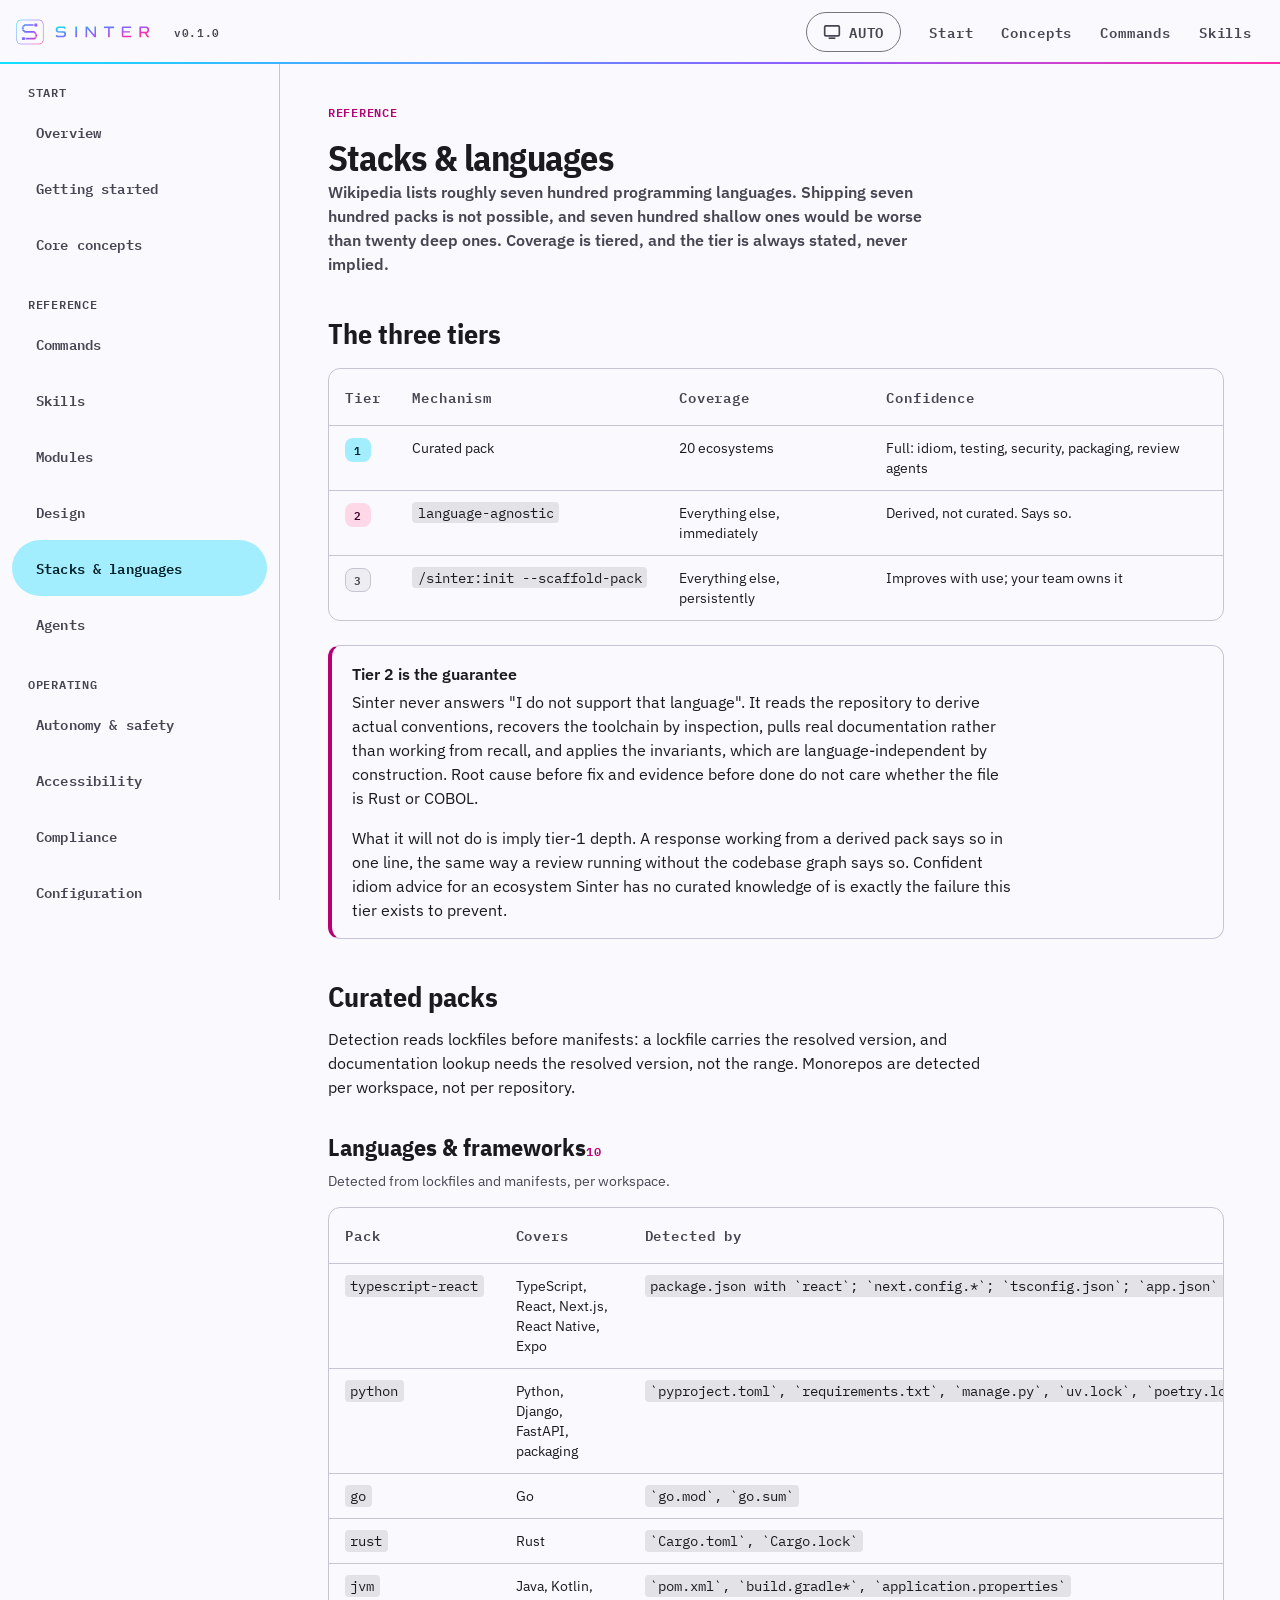
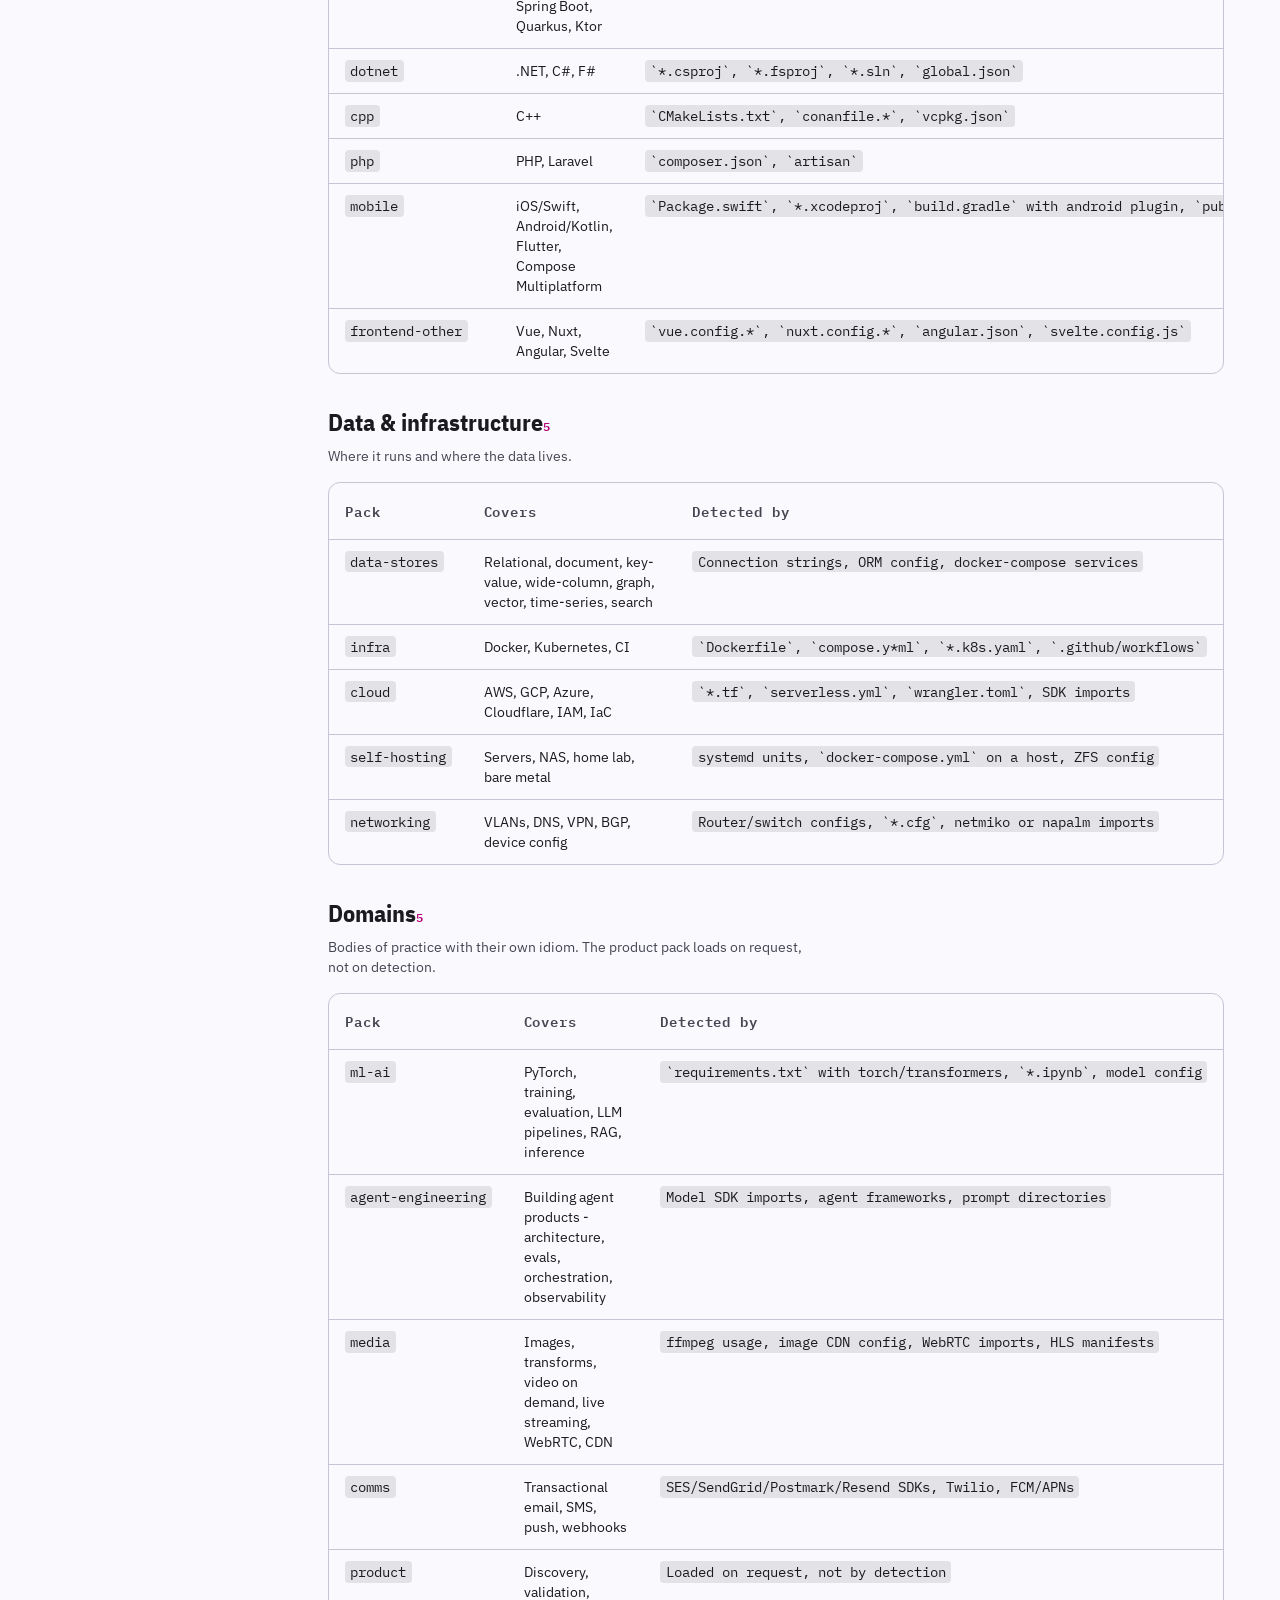
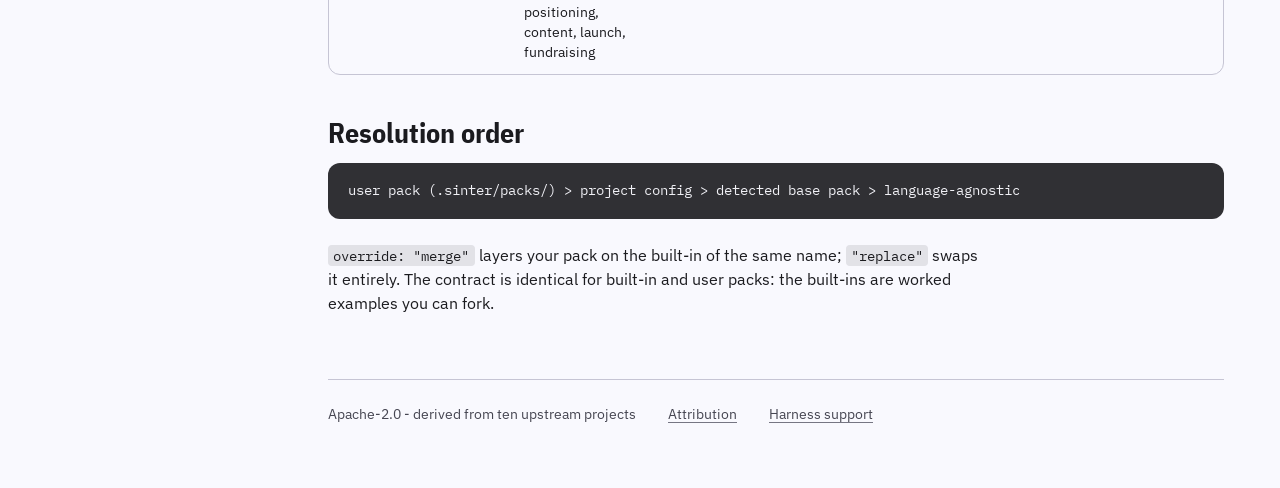
<file: stacks.html>
<!doctype html>
<html lang="en">
<head>
<meta charset="utf-8">
<meta name="viewport" content="width=device-width, initial-scale=1">
<title>Stacks &amp; languages - Sinter</title>
<meta name="description" content="Twenty curated stack packs, plus tiered coverage for every other language.">
<meta name="color-scheme" content="light dark">
<link rel="preconnect" href="https://fonts.googleapis.com">
<link rel="preconnect" href="https://fonts.gstatic.com" crossorigin>
<link rel="stylesheet" href="https://fonts.googleapis.com/css2?family=IBM+Plex+Mono:wght@400;500;600;700&family=IBM+Plex+Sans+Condensed:wght@600;700&family=IBM+Plex+Sans:wght@400;500;600&display=swap">
<link rel="icon" href="assets/favicon.svg" type="image/svg+xml">
<link rel="apple-touch-icon" href="assets/favicon-180.png">
<link rel="stylesheet" href="assets/sinter.css">
<script>try{var t=localStorage.getItem("sinter-theme");if(t==="light"||t==="dark")document.documentElement.setAttribute("data-theme",t);}catch(e){}</script>
</head>
<body>
<a class="skiplink" href="#content">Skip to content</a>
<header class="topbar">
  <button class="railtoggle" type="button" aria-expanded="false" aria-controls="rail">Menu</button>
  <a class="brand" href="index.html"><svg class="brand__mark" viewBox="0 0 64 64" aria-hidden="true" focusable="false"><defs><linearGradient id="bm" x1="0" y1="0" x2="1" y2="1"><stop offset="0" stop-color="#10e1ff"/><stop offset=".38" stop-color="#6080ff"/><stop offset=".62" stop-color="#8e5fff"/><stop offset="1" stop-color="#ff2ba8"/></linearGradient></defs><path fill="url(#bm)" fill-rule="evenodd" d="M41.81 38.4L37.78 38.4L36.22 39.64L19.31 39.64L19.31 42.9L37.16 42.9L37.93 42.43L41.81 38.55Z M12.33 38.71L12.33 38.86L12.02 39.17L12.02 39.48L11.86 39.64L11.86 42.74L12.02 42.9L12.02 43.05L12.17 43.21L12.17 43.36L12.48 43.67L12.64 43.67L12.79 43.83L16.98 43.83L17.14 43.67L17.29 43.67L17.45 43.52L17.6 43.52L17.6 43.36L17.76 43.21L17.76 43.05L17.91 42.9L17.91 39.48L17.76 39.33L17.76 39.17L17.14 38.55L16.83 38.55L16.67 38.4L13.1 38.4L12.95 38.55L12.64 38.55L12.48 38.71Z M38.71 32.5L38.55 32.66L38.55 36.22L38.71 36.38L38.71 36.84L38.55 37.0L38.55 37.16L38.71 37.31L41.97 37.31L41.97 32.5Z M12.02 24.12L12.02 24.28L16.67 28.93L17.6 29.4L35.14 29.4L35.76 29.71L37.0 30.95L37.78 31.41L41.81 31.41L41.81 31.26L37.0 26.45L36.22 26.14L18.84 26.14L18.22 25.83L16.36 24.12Z M11.86 18.38L11.86 23.03L15.59 23.03L15.59 18.38Z M11.86 17.29L16.36 17.29L16.67 17.14L17.91 15.9L18.53 15.59L35.14 15.59L35.14 12.33L17.29 12.33L16.21 12.79L12.02 16.98Z M37.31 11.4L36.84 11.86L36.84 12.17L36.69 12.33L36.69 15.9L36.84 16.05L36.84 16.36L37.47 16.98L37.78 16.98L37.93 17.14L41.5 17.14L41.66 16.98L41.81 16.98L41.97 16.83L42.12 16.83L42.43 16.52L42.43 16.36L42.59 16.21L42.59 12.33L42.43 12.17L42.43 12.02L42.28 11.86L42.28 11.71L42.12 11.55L41.97 11.55L41.81 11.4L41.66 11.4L41.5 11.24L37.62 11.24L37.47 11.4Z M4.26 6.9L6.9 5.03L10.47 4.26L46.0 4.26L48.48 4.88L50.81 6.28L53.14 9.22L53.91 12.33L53.91 44.14L53.45 46.16L51.9 48.79L49.72 50.66L46.16 51.74L9.69 51.74L6.59 50.97L4.26 49.26L2.71 47.09L1.93 43.98L1.93 11.86L2.71 9.07Z M3.02 6.74L1.78 8.76L1.0 11.55L1.0 44.45L2.24 48.33L4.26 50.66L7.05 52.21L9.38 52.67L46.93 52.67L50.19 51.59L52.98 49.1L54.22 46.93L54.84 44.29L54.84 11.55L53.6 7.98L51.74 5.66L48.64 3.79L46.78 3.33L9.07 3.33L5.5 4.57Z"/></svg><svg class="brand__lockup" viewBox="0 0 268 56" aria-hidden="true" focusable="false"><defs><linearGradient id="bl" x1="0" y1="0" x2="1" y2="0.6"><stop offset="0" stop-color="#10e1ff"/><stop offset=".38" stop-color="#6080ff"/><stop offset=".62" stop-color="#8e5fff"/><stop offset="1" stop-color="#ff2ba8"/></linearGradient></defs><g fill="url(#bl)" fill-rule="evenodd"><path d="M41.81 38.4L37.78 38.4L36.22 39.64L19.31 39.64L19.31 42.9L37.16 42.9L37.93 42.43L41.81 38.55Z M12.33 38.71L12.33 38.86L12.02 39.17L12.02 39.48L11.86 39.64L11.86 42.74L12.02 42.9L12.02 43.05L12.17 43.21L12.17 43.36L12.48 43.67L12.64 43.67L12.79 43.83L16.98 43.83L17.14 43.67L17.29 43.67L17.45 43.52L17.6 43.52L17.6 43.36L17.76 43.21L17.76 43.05L17.91 42.9L17.91 39.48L17.76 39.33L17.76 39.17L17.14 38.55L16.83 38.55L16.67 38.4L13.1 38.4L12.95 38.55L12.64 38.55L12.48 38.71Z M38.71 32.5L38.55 32.66L38.55 36.22L38.71 36.38L38.71 36.84L38.55 37.0L38.55 37.16L38.71 37.31L41.97 37.31L41.97 32.5Z M12.02 24.12L12.02 24.28L16.67 28.93L17.6 29.4L35.14 29.4L35.76 29.71L37.0 30.95L37.78 31.41L41.81 31.41L41.81 31.26L37.0 26.45L36.22 26.14L18.84 26.14L18.22 25.83L16.36 24.12Z M11.86 18.38L11.86 23.03L15.59 23.03L15.59 18.38Z M11.86 17.29L16.36 17.29L16.67 17.14L17.91 15.9L18.53 15.59L35.14 15.59L35.14 12.33L17.29 12.33L16.21 12.79L12.02 16.98Z M37.31 11.4L36.84 11.86L36.84 12.17L36.69 12.33L36.69 15.9L36.84 16.05L36.84 16.36L37.47 16.98L37.78 16.98L37.93 17.14L41.5 17.14L41.66 16.98L41.81 16.98L41.97 16.83L42.12 16.83L42.43 16.52L42.43 16.36L42.59 16.21L42.59 12.33L42.43 12.17L42.43 12.02L42.28 11.86L42.28 11.71L42.12 11.55L41.97 11.55L41.81 11.4L41.66 11.4L41.5 11.24L37.62 11.24L37.47 11.4Z M4.26 6.9L6.9 5.03L10.47 4.26L46.0 4.26L48.48 4.88L50.81 6.28L53.14 9.22L53.91 12.33L53.91 44.14L53.45 46.16L51.9 48.79L49.72 50.66L46.16 51.74L9.69 51.74L6.59 50.97L4.26 49.26L2.71 47.09L1.93 43.98L1.93 11.86L2.71 9.07Z M3.02 6.74L1.78 8.76L1.0 11.55L1.0 44.45L2.24 48.33L4.26 50.66L7.05 52.21L9.38 52.67L46.93 52.67L50.19 51.59L52.98 49.1L54.22 46.93L54.84 44.29L54.84 11.55L53.6 7.98L51.74 5.66L48.64 3.79L46.78 3.33L9.07 3.33L5.5 4.57Z"/><g transform="translate(78 17)"><path d="M172.13 3.36L172.39 3.11L182.22 3.11L182.48 3.36L183.0 3.36L183.26 3.62L183.52 3.62L184.29 4.4L184.29 4.66L184.55 4.92L184.55 5.44L184.81 5.69L184.81 7.76L184.55 8.02L184.55 8.54L184.29 8.8L184.29 9.06L183.52 9.84L183.26 9.84L183.0 10.09L182.74 10.09L182.48 10.35L181.96 10.35L181.71 10.61L172.39 10.61L172.13 10.35Z M169.02 0.26L168.76 0.78L168.76 20.96L169.28 21.48L171.87 21.48L172.13 20.96L172.13 13.72L172.39 13.46L178.86 13.46L180.93 16.05L184.55 21.48L187.92 21.48L188.18 20.96L187.66 19.93L186.88 19.15L183.0 13.72L183.26 13.2L184.81 12.94L186.36 11.91L187.66 10.09L187.66 9.58L188.18 8.54L188.18 4.92L187.92 4.66L187.92 3.88L186.88 2.07L185.85 1.04L183.26 -0.0L169.54 -0.0Z M134.6 0.26L133.56 1.81L133.56 19.15L134.08 20.19L135.12 21.22L135.89 21.48L151.94 21.48L152.46 20.96L152.46 19.15L152.2 18.64L151.42 18.38L137.19 18.38L136.67 17.86L136.67 12.68L137.19 12.16L149.61 12.16L149.87 11.91L149.87 9.58L149.61 9.32L136.93 9.32L136.67 9.06L136.93 8.54L136.67 8.02L136.93 7.76L136.67 3.62L137.19 3.11L151.94 3.11L152.46 2.59L152.2 0.26L151.94 -0.0L135.12 -0.0Z M98.36 -0.0L97.85 0.52L97.85 2.85L98.11 3.11L98.62 3.11L98.88 3.36L99.92 3.36L100.18 3.11L100.69 3.36L101.21 3.36L101.47 3.11L102.51 3.11L102.76 3.36L103.28 3.11L104.58 3.11L104.84 3.36L105.35 3.36L105.87 3.11L106.13 3.36L106.13 20.96L106.39 21.48L108.98 21.48L109.49 20.71L109.49 3.36L109.75 3.11L110.01 3.36L113.64 3.36L113.89 3.11L114.15 3.36L117.52 3.36L118.29 2.85L118.29 0.52L118.04 -0.0Z M61.35 -0.0L60.84 1.81L61.09 2.59L61.09 21.22L61.35 21.48L63.94 21.48L64.2 21.22L64.2 4.92L64.46 4.66L78.69 21.48L81.54 21.48L82.06 20.96L82.06 0.52L81.8 -0.0L79.21 -0.0L78.95 0.26L78.95 16.05L78.69 16.31L78.18 16.05L64.98 -0.0Z M41.16 -0.0L40.65 0.52L40.65 21.22L40.91 21.48L43.49 21.48L44.01 20.96L44.01 0.52L43.49 -0.0Z M3.38 1.29L2.34 2.59L1.56 4.4L1.56 8.02L2.34 9.84L3.89 11.39L5.71 12.16L16.84 12.42L18.39 13.72L18.65 16.31L17.35 17.86L16.32 18.38L5.96 18.38L4.67 17.86L4.15 17.08L2.86 16.82L1.56 17.86L1.56 19.41L3.12 20.96L4.41 21.48L17.61 21.48L19.42 20.71L21.24 18.89L22.01 17.08L22.01 13.46L21.24 11.65L19.68 10.09L17.87 9.32L7.52 9.32L6.48 9.06L5.45 8.28L4.93 7.25L4.93 5.18L5.71 3.88L7.26 3.11L17.09 3.11L19.16 4.4L20.46 4.4L21.24 3.62L20.98 1.55L19.94 0.52L18.39 -0.0L6.22 -0.0Z"/></g></g></svg><span class="visually-hidden">Sinter documentation: home</span></a><span class="brand__ver" aria-hidden="true">v0.1.0</span><div class="topbar__spacer"></div>
  <button class="themetoggle" id="themeToggle" type="button"
    aria-label="Colour theme: following system. Activate to choose light or dark.">
    <span class="ico ico--auto"><svg viewBox="0 0 16 16" fill="none" stroke="currentColor" stroke-width="1.5" aria-hidden="true"><rect x="1.5" y="2.5" width="13" height="9" rx="1"/><path d="M5 13.5h6"/></svg></span>
    <span class="ico ico--light"><svg viewBox="0 0 16 16" fill="none" stroke="currentColor" stroke-width="1.5" aria-hidden="true"><circle cx="8" cy="8" r="3.2"/><path d="M8 1v1.6M8 13.4V15M15 8h-1.6M2.6 8H1M12.9 3.1l-1.1 1.1M4.2 11.8l-1.1 1.1M12.9 12.9l-1.1-1.1M4.2 4.2 3.1 3.1"/></svg></span>
    <span class="ico ico--dark"><svg viewBox="0 0 16 16" fill="none" stroke="currentColor" stroke-width="1.5" aria-hidden="true"><path d="M13.5 9.6A5.8 5.8 0 0 1 6.4 2.5a5.8 5.8 0 1 0 7.1 7.1Z"/></svg></span>
    <span id="themeLabel">Auto</span>
  </button>
  <nav class="topbar__links" aria-label="Primary">
    <a href="start.html">Start</a><a href="concepts.html">Concepts</a>
    <a href="commands.html">Commands</a><a href="skills.html">Skills</a>
  </nav>
</header>
<p id="themeStatus" class="visually-hidden" role="status" aria-live="polite"></p>
<div class="shell">
  <nav class="rail" id="rail" aria-label="Documentation"><div class="rail__group">Start</div><a href="index.html">Overview</a><a href="start.html">Getting started</a><a href="concepts.html">Core concepts</a><div class="rail__group">Reference</div><a href="commands.html">Commands</a><a href="skills.html">Skills</a><a href="modules.html">Modules</a><a href="design.html">Design</a><a href="stacks.html">Stacks &amp; languages</a><a href="agents.html">Agents</a><div class="rail__group">Operating</div><a href="autonomy.html">Autonomy &amp; safety</a><a href="accessibility.html">Accessibility</a><a href="compliance.html">Compliance</a><a href="config.html">Configuration</a><div class="rail__group">Project</div><a href="harnesses.html">Harnesses</a><a href="credits.html">Attribution</a></nav>
  <main id="content" tabindex="-1">
    <span class="eyebrow">Reference</span>
    <h1>Stacks &amp; languages</h1>
    <p class="lede">Wikipedia lists roughly seven hundred programming languages. Shipping
    seven hundred packs is not possible, and seven hundred shallow ones would be worse than
    twenty deep ones. Coverage is tiered, and the tier is always stated, never implied.</p>

    <h2>The three tiers</h2>
    <div class="scroller reveal" role="region" tabindex="0" aria-label="Table: Tier and related columns, scrollable"><table class="reveal"><thead><tr><th scope="col">Tier</th><th scope="col">Mechanism</th><th scope="col">Coverage</th><th scope="col">Confidence</th></tr></thead><tbody><tr><td><span class="tag tag--flux">1</span></td><td>Curated pack</td><td>20 ecosystems</td><td>Full: idiom, testing, security, packaging, review agents</td></tr><tr><td><span class="tag tag--molten">2</span></td><td><code>language-agnostic</code></td><td>Everything else, immediately</td><td>Derived, not curated. Says so.</td></tr><tr><td><span class="tag">3</span></td><td><code>/sinter:init --scaffold-pack</code></td><td>Everything else, persistently</td><td>Improves with use; your team owns it</td></tr></tbody></table></div>
    <div class="slab slab--molten reveal">
      <div class="slab__t">Tier 2 is the guarantee</div>
      <p>Sinter never answers "I do not support that language". It reads the repository to
      derive actual conventions, recovers the toolchain by inspection, pulls real
      documentation rather than working from recall, and applies the invariants, which are
      language-independent by construction. Root cause before fix and evidence before done do
      not care whether the file is Rust or COBOL.</p>
      <p>What it will not do is imply tier-1 depth. A response working from a derived pack
      says so in one line, the same way a review running without the codebase graph says so.
      Confident idiom advice for an ecosystem Sinter has no curated knowledge of is exactly
      the failure this tier exists to prevent.</p>
    </div>

    <h2>Curated packs</h2>
    <p>Detection reads lockfiles before manifests: a lockfile carries the resolved version,
    and documentation lookup needs the resolved version, not the range. Monorepos are detected
    per workspace, not per repository.</p>
    <h3 id="p-languages-frameworks">Languages &amp; frameworks<span class="group__n">10</span></h3><p class="group__d">Detected from lockfiles and manifests, per workspace.</p><div class="scroller reveal" role="region" tabindex="0" aria-label="Table: Languages &amp; frameworks packs and how they are detected, scrollable"><table><thead><tr><th scope="col">Pack</th><th scope="col">Covers</th><th scope="col">Detected by</th></tr></thead><tbody><tr><td><code>typescript-react</code></td><td>TypeScript, React, Next.js, React Native, Expo</td><td><code>package.json with `react`; `next.config.*`; `tsconfig.json`; `app.json` + `expo`</code></td></tr><tr><td><code>python</code></td><td>Python, Django, FastAPI, packaging</td><td><code>`pyproject.toml`, `requirements.txt`, `manage.py`, `uv.lock`, `poetry.lock`</code></td></tr><tr><td><code>go</code></td><td>Go</td><td><code>`go.mod`, `go.sum`</code></td></tr><tr><td><code>rust</code></td><td>Rust</td><td><code>`Cargo.toml`, `Cargo.lock`</code></td></tr><tr><td><code>jvm</code></td><td>Java, Kotlin, Spring Boot, Quarkus, Ktor</td><td><code>`pom.xml`, `build.gradle*`, `application.properties`</code></td></tr><tr><td><code>dotnet</code></td><td>.NET, C#, F#</td><td><code>`*.csproj`, `*.fsproj`, `*.sln`, `global.json`</code></td></tr><tr><td><code>cpp</code></td><td>C++</td><td><code>`CMakeLists.txt`, `conanfile.*`, `vcpkg.json`</code></td></tr><tr><td><code>php</code></td><td>PHP, Laravel</td><td><code>`composer.json`, `artisan`</code></td></tr><tr><td><code>mobile</code></td><td>iOS/Swift, Android/Kotlin, Flutter, Compose Multiplatform</td><td><code>`Package.swift`, `*.xcodeproj`, `build.gradle` with android plugin, `pubspec.yaml`</code></td></tr><tr><td><code>frontend-other</code></td><td>Vue, Nuxt, Angular, Svelte</td><td><code>`vue.config.*`, `nuxt.config.*`, `angular.json`, `svelte.config.js`</code></td></tr></tbody></table></div>
    <h3 id="p-data-infrastructure">Data &amp; infrastructure<span class="group__n">5</span></h3><p class="group__d">Where it runs and where the data lives.</p><div class="scroller reveal" role="region" tabindex="0" aria-label="Table: Data &amp; infrastructure packs and how they are detected, scrollable"><table><thead><tr><th scope="col">Pack</th><th scope="col">Covers</th><th scope="col">Detected by</th></tr></thead><tbody><tr><td><code>data-stores</code></td><td>Relational, document, key-value, wide-column, graph, vector, time-series, search</td><td><code>Connection strings, ORM config, docker-compose services</code></td></tr><tr><td><code>infra</code></td><td>Docker, Kubernetes, CI</td><td><code>`Dockerfile`, `compose.y*ml`, `*.k8s.yaml`, `.github/workflows`</code></td></tr><tr><td><code>cloud</code></td><td>AWS, GCP, Azure, Cloudflare, IAM, IaC</td><td><code>`*.tf`, `serverless.yml`, `wrangler.toml`, SDK imports</code></td></tr><tr><td><code>self-hosting</code></td><td>Servers, NAS, home lab, bare metal</td><td><code>systemd units, `docker-compose.yml` on a host, ZFS config</code></td></tr><tr><td><code>networking</code></td><td>VLANs, DNS, VPN, BGP, device config</td><td><code>Router/switch configs, `*.cfg`, netmiko or napalm imports</code></td></tr></tbody></table></div>
    <h3 id="p-domains">Domains<span class="group__n">5</span></h3><p class="group__d">Bodies of practice with their own idiom. The product pack loads on request, not on detection.</p><div class="scroller reveal" role="region" tabindex="0" aria-label="Table: Domains packs and how they are detected, scrollable"><table><thead><tr><th scope="col">Pack</th><th scope="col">Covers</th><th scope="col">Detected by</th></tr></thead><tbody><tr><td><code>ml-ai</code></td><td>PyTorch, training, evaluation, LLM pipelines, RAG, inference</td><td><code>`requirements.txt` with torch/transformers, `*.ipynb`, model config</code></td></tr><tr><td><code>agent-engineering</code></td><td>Building agent products - architecture, evals, orchestration, observability</td><td><code>Model SDK imports, agent frameworks, prompt directories</code></td></tr><tr><td><code>media</code></td><td>Images, transforms, video on demand, live streaming, WebRTC, CDN</td><td><code>ffmpeg usage, image CDN config, WebRTC imports, HLS manifests</code></td></tr><tr><td><code>comms</code></td><td>Transactional email, SMS, push, webhooks</td><td><code>SES/SendGrid/Postmark/Resend SDKs, Twilio, FCM/APNs</code></td></tr><tr><td><code>product</code></td><td>Discovery, validation, positioning, content, launch, fundraising</td><td><code>Loaded on request, not by detection</code></td></tr></tbody></table></div>

    <h2>Resolution order</h2>
    <pre><code>user pack (.sinter/packs/) &gt; project config &gt; detected base pack &gt; language-agnostic</code></pre>
    <p><code>override: "merge"</code> layers your pack on the built-in of the same name;
    <code>"replace"</code> swaps it entirely. The contract is identical for built-in and user
    packs: the built-ins are worked examples you can fork.</p>

    <footer class="footer">
      <span>Apache-2.0 - derived from ten upstream projects</span>
      <a href="credits.html">Attribution</a>
      <a href="harnesses.html">Harness support</a>
    </footer>
  </main>
</div>

<script src="assets/sinter.js"></script>
</body>
</html>
</file>
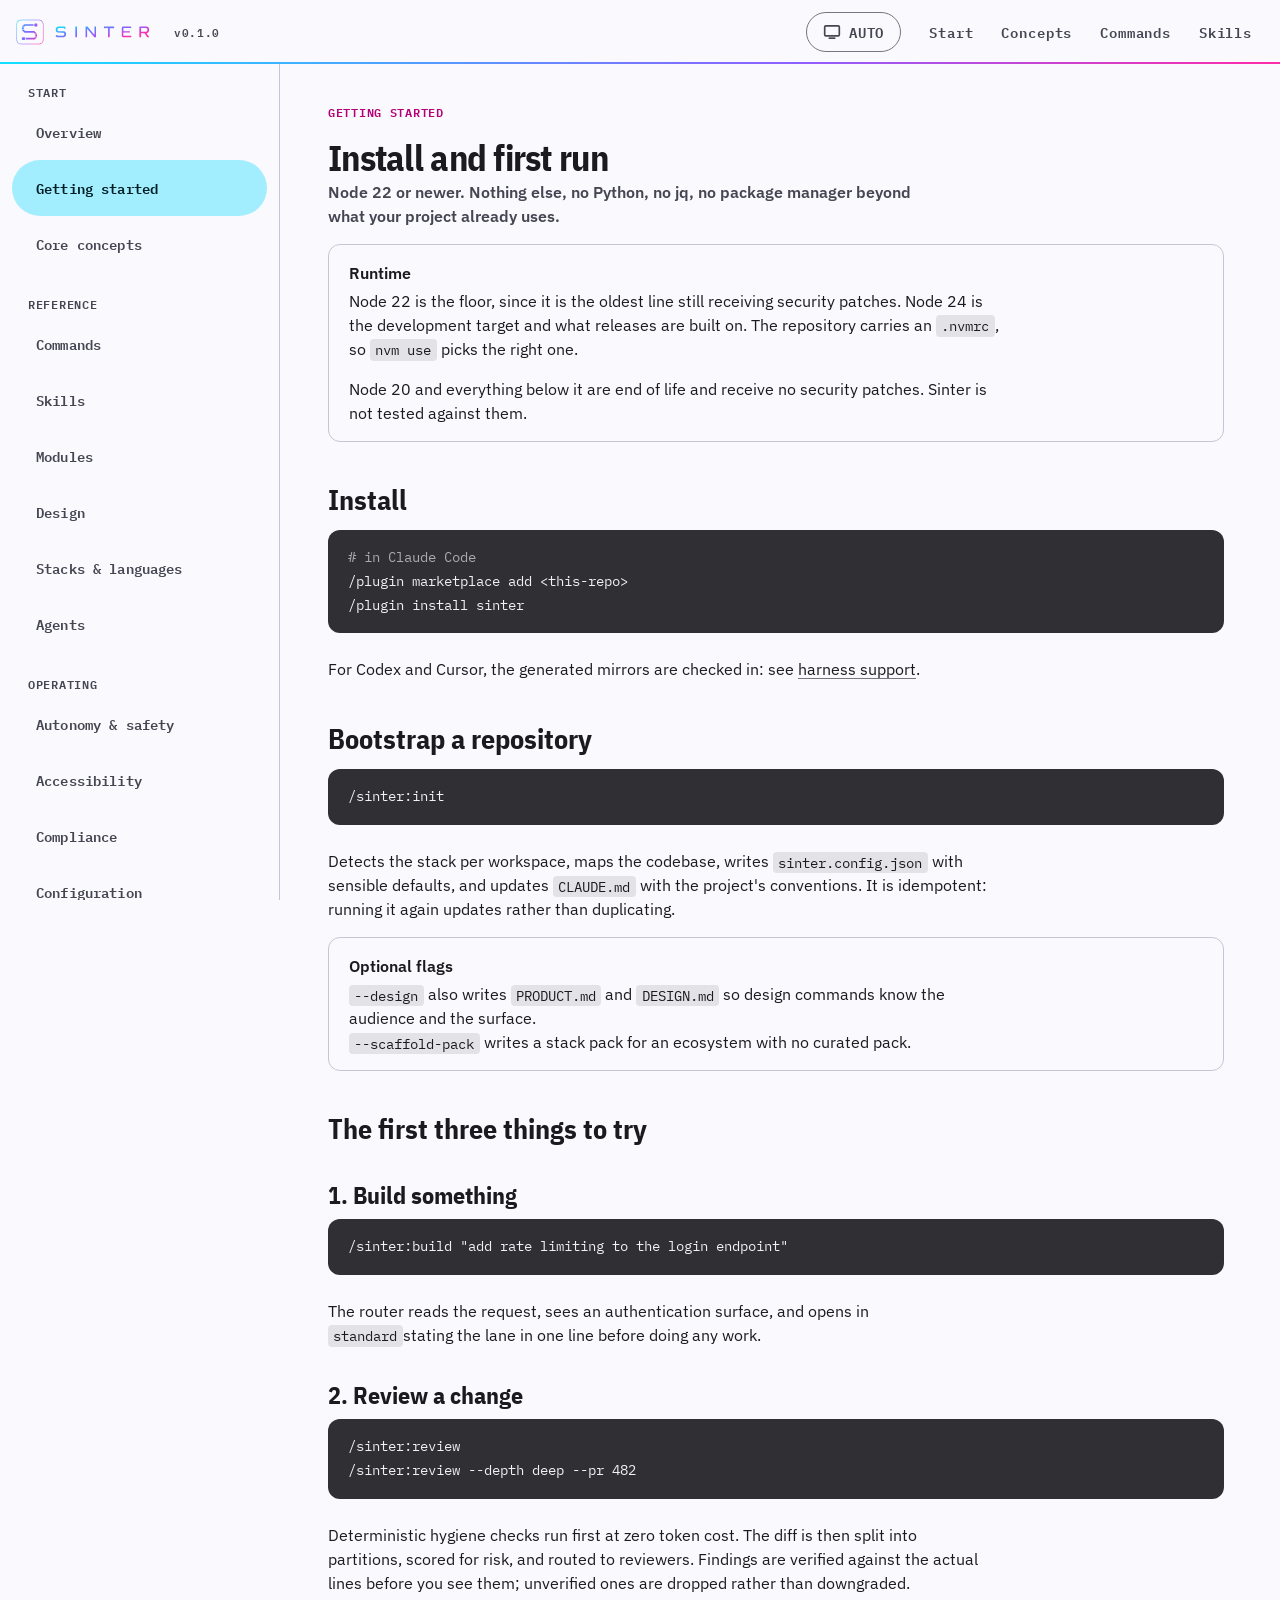
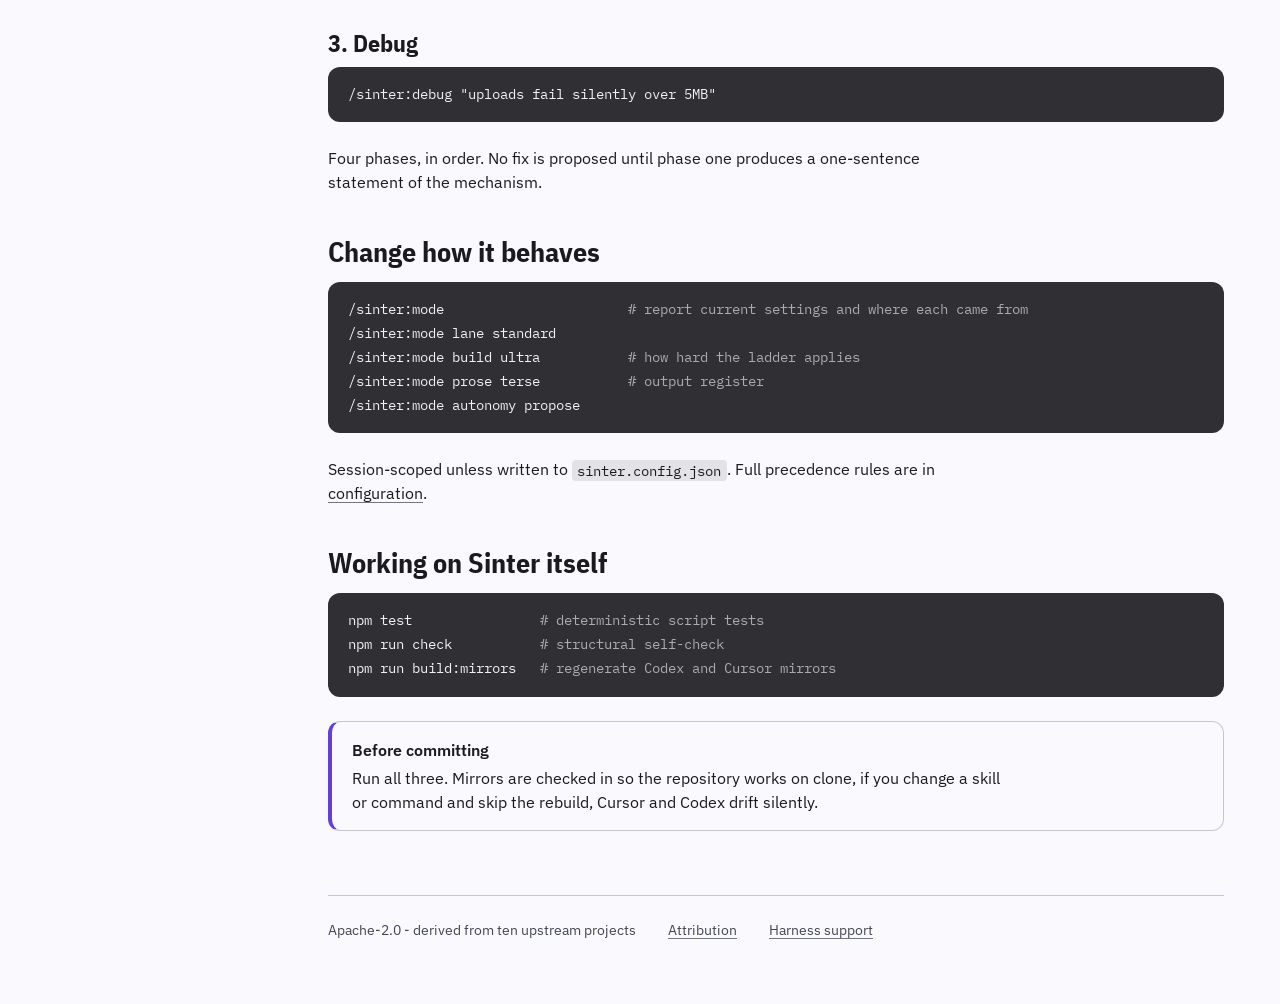
<file: start.html>
<!doctype html>
<html lang="en">
<head>
<meta charset="utf-8">
<meta name="viewport" content="width=device-width, initial-scale=1">
<title>Getting started - Sinter</title>
<meta name="description" content="Install Sinter and run your first commands.">
<meta name="color-scheme" content="light dark">
<link rel="preconnect" href="https://fonts.googleapis.com">
<link rel="preconnect" href="https://fonts.gstatic.com" crossorigin>
<link rel="stylesheet" href="https://fonts.googleapis.com/css2?family=IBM+Plex+Mono:wght@400;500;600;700&family=IBM+Plex+Sans+Condensed:wght@600;700&family=IBM+Plex+Sans:wght@400;500;600&display=swap">
<link rel="icon" href="assets/favicon.svg" type="image/svg+xml">
<link rel="apple-touch-icon" href="assets/favicon-180.png">
<link rel="stylesheet" href="assets/sinter.css">
<script>try{var t=localStorage.getItem("sinter-theme");if(t==="light"||t==="dark")document.documentElement.setAttribute("data-theme",t);}catch(e){}</script>
</head>
<body>
<a class="skiplink" href="#content">Skip to content</a>
<header class="topbar">
  <button class="railtoggle" type="button" aria-expanded="false" aria-controls="rail">Menu</button>
  <a class="brand" href="index.html"><svg class="brand__mark" viewBox="0 0 64 64" aria-hidden="true" focusable="false"><defs><linearGradient id="bm" x1="0" y1="0" x2="1" y2="1"><stop offset="0" stop-color="#10e1ff"/><stop offset=".38" stop-color="#6080ff"/><stop offset=".62" stop-color="#8e5fff"/><stop offset="1" stop-color="#ff2ba8"/></linearGradient></defs><path fill="url(#bm)" fill-rule="evenodd" d="M41.81 38.4L37.78 38.4L36.22 39.64L19.31 39.64L19.31 42.9L37.16 42.9L37.93 42.43L41.81 38.55Z M12.33 38.71L12.33 38.86L12.02 39.17L12.02 39.48L11.86 39.64L11.86 42.74L12.02 42.9L12.02 43.05L12.17 43.21L12.17 43.36L12.48 43.67L12.64 43.67L12.79 43.83L16.98 43.83L17.14 43.67L17.29 43.67L17.45 43.52L17.6 43.52L17.6 43.36L17.76 43.21L17.76 43.05L17.91 42.9L17.91 39.48L17.76 39.33L17.76 39.17L17.14 38.55L16.83 38.55L16.67 38.4L13.1 38.4L12.95 38.55L12.64 38.55L12.48 38.71Z M38.71 32.5L38.55 32.66L38.55 36.22L38.71 36.38L38.71 36.84L38.55 37.0L38.55 37.16L38.71 37.31L41.97 37.31L41.97 32.5Z M12.02 24.12L12.02 24.28L16.67 28.93L17.6 29.4L35.14 29.4L35.76 29.71L37.0 30.95L37.78 31.41L41.81 31.41L41.81 31.26L37.0 26.45L36.22 26.14L18.84 26.14L18.22 25.83L16.36 24.12Z M11.86 18.38L11.86 23.03L15.59 23.03L15.59 18.38Z M11.86 17.29L16.36 17.29L16.67 17.14L17.91 15.9L18.53 15.59L35.14 15.59L35.14 12.33L17.29 12.33L16.21 12.79L12.02 16.98Z M37.31 11.4L36.84 11.86L36.84 12.17L36.69 12.33L36.69 15.9L36.84 16.05L36.84 16.36L37.47 16.98L37.78 16.98L37.93 17.14L41.5 17.14L41.66 16.98L41.81 16.98L41.97 16.83L42.12 16.83L42.43 16.52L42.43 16.36L42.59 16.21L42.59 12.33L42.43 12.17L42.43 12.02L42.28 11.86L42.28 11.71L42.12 11.55L41.97 11.55L41.81 11.4L41.66 11.4L41.5 11.24L37.62 11.24L37.47 11.4Z M4.26 6.9L6.9 5.03L10.47 4.26L46.0 4.26L48.48 4.88L50.81 6.28L53.14 9.22L53.91 12.33L53.91 44.14L53.45 46.16L51.9 48.79L49.72 50.66L46.16 51.74L9.69 51.74L6.59 50.97L4.26 49.26L2.71 47.09L1.93 43.98L1.93 11.86L2.71 9.07Z M3.02 6.74L1.78 8.76L1.0 11.55L1.0 44.45L2.24 48.33L4.26 50.66L7.05 52.21L9.38 52.67L46.93 52.67L50.19 51.59L52.98 49.1L54.22 46.93L54.84 44.29L54.84 11.55L53.6 7.98L51.74 5.66L48.64 3.79L46.78 3.33L9.07 3.33L5.5 4.57Z"/></svg><svg class="brand__lockup" viewBox="0 0 268 56" aria-hidden="true" focusable="false"><defs><linearGradient id="bl" x1="0" y1="0" x2="1" y2="0.6"><stop offset="0" stop-color="#10e1ff"/><stop offset=".38" stop-color="#6080ff"/><stop offset=".62" stop-color="#8e5fff"/><stop offset="1" stop-color="#ff2ba8"/></linearGradient></defs><g fill="url(#bl)" fill-rule="evenodd"><path d="M41.81 38.4L37.78 38.4L36.22 39.64L19.31 39.64L19.31 42.9L37.16 42.9L37.93 42.43L41.81 38.55Z M12.33 38.71L12.33 38.86L12.02 39.17L12.02 39.48L11.86 39.64L11.86 42.74L12.02 42.9L12.02 43.05L12.17 43.21L12.17 43.36L12.48 43.67L12.64 43.67L12.79 43.83L16.98 43.83L17.14 43.67L17.29 43.67L17.45 43.52L17.6 43.52L17.6 43.36L17.76 43.21L17.76 43.05L17.91 42.9L17.91 39.48L17.76 39.33L17.76 39.17L17.14 38.55L16.83 38.55L16.67 38.4L13.1 38.4L12.95 38.55L12.64 38.55L12.48 38.71Z M38.71 32.5L38.55 32.66L38.55 36.22L38.71 36.38L38.71 36.84L38.55 37.0L38.55 37.16L38.71 37.31L41.97 37.31L41.97 32.5Z M12.02 24.12L12.02 24.28L16.67 28.93L17.6 29.4L35.14 29.4L35.76 29.71L37.0 30.95L37.78 31.41L41.81 31.41L41.81 31.26L37.0 26.45L36.22 26.14L18.84 26.14L18.22 25.83L16.36 24.12Z M11.86 18.38L11.86 23.03L15.59 23.03L15.59 18.38Z M11.86 17.29L16.36 17.29L16.67 17.14L17.91 15.9L18.53 15.59L35.14 15.59L35.14 12.33L17.29 12.33L16.21 12.79L12.02 16.98Z M37.31 11.4L36.84 11.86L36.84 12.17L36.69 12.33L36.69 15.9L36.84 16.05L36.84 16.36L37.47 16.98L37.78 16.98L37.93 17.14L41.5 17.14L41.66 16.98L41.81 16.98L41.97 16.83L42.12 16.83L42.43 16.52L42.43 16.36L42.59 16.21L42.59 12.33L42.43 12.17L42.43 12.02L42.28 11.86L42.28 11.71L42.12 11.55L41.97 11.55L41.81 11.4L41.66 11.4L41.5 11.24L37.62 11.24L37.47 11.4Z M4.26 6.9L6.9 5.03L10.47 4.26L46.0 4.26L48.48 4.88L50.81 6.28L53.14 9.22L53.91 12.33L53.91 44.14L53.45 46.16L51.9 48.79L49.72 50.66L46.16 51.74L9.69 51.74L6.59 50.97L4.26 49.26L2.71 47.09L1.93 43.98L1.93 11.86L2.71 9.07Z M3.02 6.74L1.78 8.76L1.0 11.55L1.0 44.45L2.24 48.33L4.26 50.66L7.05 52.21L9.38 52.67L46.93 52.67L50.19 51.59L52.98 49.1L54.22 46.93L54.84 44.29L54.84 11.55L53.6 7.98L51.74 5.66L48.64 3.79L46.78 3.33L9.07 3.33L5.5 4.57Z"/><g transform="translate(78 17)"><path d="M172.13 3.36L172.39 3.11L182.22 3.11L182.48 3.36L183.0 3.36L183.26 3.62L183.52 3.62L184.29 4.4L184.29 4.66L184.55 4.92L184.55 5.44L184.81 5.69L184.81 7.76L184.55 8.02L184.55 8.54L184.29 8.8L184.29 9.06L183.52 9.84L183.26 9.84L183.0 10.09L182.74 10.09L182.48 10.35L181.96 10.35L181.71 10.61L172.39 10.61L172.13 10.35Z M169.02 0.26L168.76 0.78L168.76 20.96L169.28 21.48L171.87 21.48L172.13 20.96L172.13 13.72L172.39 13.46L178.86 13.46L180.93 16.05L184.55 21.48L187.92 21.48L188.18 20.96L187.66 19.93L186.88 19.15L183.0 13.72L183.26 13.2L184.81 12.94L186.36 11.91L187.66 10.09L187.66 9.58L188.18 8.54L188.18 4.92L187.92 4.66L187.92 3.88L186.88 2.07L185.85 1.04L183.26 -0.0L169.54 -0.0Z M134.6 0.26L133.56 1.81L133.56 19.15L134.08 20.19L135.12 21.22L135.89 21.48L151.94 21.48L152.46 20.96L152.46 19.15L152.2 18.64L151.42 18.38L137.19 18.38L136.67 17.86L136.67 12.68L137.19 12.16L149.61 12.16L149.87 11.91L149.87 9.58L149.61 9.32L136.93 9.32L136.67 9.06L136.93 8.54L136.67 8.02L136.93 7.76L136.67 3.62L137.19 3.11L151.94 3.11L152.46 2.59L152.2 0.26L151.94 -0.0L135.12 -0.0Z M98.36 -0.0L97.85 0.52L97.85 2.85L98.11 3.11L98.62 3.11L98.88 3.36L99.92 3.36L100.18 3.11L100.69 3.36L101.21 3.36L101.47 3.11L102.51 3.11L102.76 3.36L103.28 3.11L104.58 3.11L104.84 3.36L105.35 3.36L105.87 3.11L106.13 3.36L106.13 20.96L106.39 21.48L108.98 21.48L109.49 20.71L109.49 3.36L109.75 3.11L110.01 3.36L113.64 3.36L113.89 3.11L114.15 3.36L117.52 3.36L118.29 2.85L118.29 0.52L118.04 -0.0Z M61.35 -0.0L60.84 1.81L61.09 2.59L61.09 21.22L61.35 21.48L63.94 21.48L64.2 21.22L64.2 4.92L64.46 4.66L78.69 21.48L81.54 21.48L82.06 20.96L82.06 0.52L81.8 -0.0L79.21 -0.0L78.95 0.26L78.95 16.05L78.69 16.31L78.18 16.05L64.98 -0.0Z M41.16 -0.0L40.65 0.52L40.65 21.22L40.91 21.48L43.49 21.48L44.01 20.96L44.01 0.52L43.49 -0.0Z M3.38 1.29L2.34 2.59L1.56 4.4L1.56 8.02L2.34 9.84L3.89 11.39L5.71 12.16L16.84 12.42L18.39 13.72L18.65 16.31L17.35 17.86L16.32 18.38L5.96 18.38L4.67 17.86L4.15 17.08L2.86 16.82L1.56 17.86L1.56 19.41L3.12 20.96L4.41 21.48L17.61 21.48L19.42 20.71L21.24 18.89L22.01 17.08L22.01 13.46L21.24 11.65L19.68 10.09L17.87 9.32L7.52 9.32L6.48 9.06L5.45 8.28L4.93 7.25L4.93 5.18L5.71 3.88L7.26 3.11L17.09 3.11L19.16 4.4L20.46 4.4L21.24 3.62L20.98 1.55L19.94 0.52L18.39 -0.0L6.22 -0.0Z"/></g></g></svg><span class="visually-hidden">Sinter documentation: home</span></a><span class="brand__ver" aria-hidden="true">v0.1.0</span><div class="topbar__spacer"></div>
  <button class="themetoggle" id="themeToggle" type="button"
    aria-label="Colour theme: following system. Activate to choose light or dark.">
    <span class="ico ico--auto"><svg viewBox="0 0 16 16" fill="none" stroke="currentColor" stroke-width="1.5" aria-hidden="true"><rect x="1.5" y="2.5" width="13" height="9" rx="1"/><path d="M5 13.5h6"/></svg></span>
    <span class="ico ico--light"><svg viewBox="0 0 16 16" fill="none" stroke="currentColor" stroke-width="1.5" aria-hidden="true"><circle cx="8" cy="8" r="3.2"/><path d="M8 1v1.6M8 13.4V15M15 8h-1.6M2.6 8H1M12.9 3.1l-1.1 1.1M4.2 11.8l-1.1 1.1M12.9 12.9l-1.1-1.1M4.2 4.2 3.1 3.1"/></svg></span>
    <span class="ico ico--dark"><svg viewBox="0 0 16 16" fill="none" stroke="currentColor" stroke-width="1.5" aria-hidden="true"><path d="M13.5 9.6A5.8 5.8 0 0 1 6.4 2.5a5.8 5.8 0 1 0 7.1 7.1Z"/></svg></span>
    <span id="themeLabel">Auto</span>
  </button>
  <nav class="topbar__links" aria-label="Primary">
    <a href="start.html">Start</a><a href="concepts.html">Concepts</a>
    <a href="commands.html">Commands</a><a href="skills.html">Skills</a>
  </nav>
</header>
<p id="themeStatus" class="visually-hidden" role="status" aria-live="polite"></p>
<div class="shell">
  <nav class="rail" id="rail" aria-label="Documentation"><div class="rail__group">Start</div><a href="index.html">Overview</a><a href="start.html">Getting started</a><a href="concepts.html">Core concepts</a><div class="rail__group">Reference</div><a href="commands.html">Commands</a><a href="skills.html">Skills</a><a href="modules.html">Modules</a><a href="design.html">Design</a><a href="stacks.html">Stacks &amp; languages</a><a href="agents.html">Agents</a><div class="rail__group">Operating</div><a href="autonomy.html">Autonomy &amp; safety</a><a href="accessibility.html">Accessibility</a><a href="compliance.html">Compliance</a><a href="config.html">Configuration</a><div class="rail__group">Project</div><a href="harnesses.html">Harnesses</a><a href="credits.html">Attribution</a></nav>
  <main id="content" tabindex="-1">
    <span class="eyebrow">Getting started</span>
    <h1>Install and first run</h1>
    <p class="lede">Node 22 or newer. Nothing else, no Python, no jq, no package manager
    beyond what your project already uses.</p>

    <div class="slab reveal">
      <div class="slab__t">Runtime</div>
      <p>Node 22 is the floor, since it is the oldest line still receiving
      security patches. Node 24 is the development target and what releases are
      built on. The repository carries an <code>.nvmrc</code>, so
      <code>nvm use</code> picks the right one.</p>
      <p>Node 20 and everything below it are end of life and receive no security
      patches. Sinter is not tested against them.</p>
    </div>

    <h2>Install</h2>
    <pre><code><span class="c"># in Claude Code</span>
/plugin marketplace add &lt;this-repo&gt;
/plugin install sinter</code></pre>
    <p>For Codex and Cursor, the generated mirrors are checked in: see
    <a href="harnesses.html">harness support</a>.</p>

    <h2>Bootstrap a repository</h2>
    <pre><code>/sinter:init</code></pre>
    <p>Detects the stack per workspace, maps the codebase, writes <code>sinter.config.json</code>
    with sensible defaults, and updates <code>CLAUDE.md</code> with the project's conventions.
    It is idempotent: running it again updates rather than duplicating.</p>
    <div class="slab reveal">
      <div class="slab__t">Optional flags</div>
      <p><code>--design</code> also writes <code>PRODUCT.md</code> and <code>DESIGN.md</code>
      so design commands know the audience and the surface.<br>
      <code>--scaffold-pack</code> writes a stack pack for an ecosystem with no curated pack.</p>
    </div>

    <h2>The first three things to try</h2>
    <h3>1. Build something</h3>
    <pre><code>/sinter:build "add rate limiting to the login endpoint"</code></pre>
    <p>The router reads the request, sees an authentication surface, and opens in
    <code>standard</code>stating the lane in one line before doing any work.</p>

    <h3>2. Review a change</h3>
    <pre><code>/sinter:review
/sinter:review --depth deep --pr 482</code></pre>
    <p>Deterministic hygiene checks run first at zero token cost. The diff is then split into
    partitions, scored for risk, and routed to reviewers. Findings are verified against the
    actual lines before you see them; unverified ones are dropped rather than downgraded.</p>

    <h3>3. Debug</h3>
    <pre><code>/sinter:debug "uploads fail silently over 5MB"</code></pre>
    <p>Four phases, in order. No fix is proposed until phase one produces a one-sentence
    statement of the mechanism.</p>

    <h2>Change how it behaves</h2>
    <pre><code>/sinter:mode                       <span class="c"># report current settings and where each came from</span>
/sinter:mode lane standard
/sinter:mode build ultra           <span class="c"># how hard the ladder applies</span>
/sinter:mode prose terse           <span class="c"># output register</span>
/sinter:mode autonomy propose</code></pre>
    <p>Session-scoped unless written to <code>sinter.config.json</code>. Full precedence
    rules are in <a href="config.html">configuration</a>.</p>

    <h2>Working on Sinter itself</h2>
    <pre><code>npm test                <span class="c"># deterministic script tests</span>
npm run check           <span class="c"># structural self-check</span>
npm run build:mirrors   <span class="c"># regenerate Codex and Cursor mirrors</span></code></pre>
    <div class="slab slab--caution reveal">
      <div class="slab__t">Before committing</div>
      <p>Run all three. Mirrors are checked in so the repository works on clone, if you
      change a skill or command and skip the rebuild, Cursor and Codex drift silently.</p>
    </div>

    <footer class="footer">
      <span>Apache-2.0 - derived from ten upstream projects</span>
      <a href="credits.html">Attribution</a>
      <a href="harnesses.html">Harness support</a>
    </footer>
  </main>
</div>

<script src="assets/sinter.js"></script>
</body>
</html>
</file>
<file: assets/sinter.css>
/* Sinter documentation: Material 3.
   Colour roles are generated from the brand ramp (cyan / violet / magenta)
   through M3 tonal palettes; every role pair is contrast-verified by
   `npm run a11y`. Typeface is IBM Plex rather than Roboto: M3 specifies the
   type *scale*, the face is the brand's. */

@view-transition { navigation: auto; }

:root {
  /* ── M3 colour roles: light ─────────────────────── */
  --md-sys-color-primary: #b70075;
  --md-sys-color-on-primary: #ffffff;
  --md-sys-color-primary-container: #ffd8e8;
  --md-sys-color-on-primary-container: #3e0024;
  --md-sys-color-secondary: #006877;
  --md-sys-color-on-secondary: #ffffff;
  --md-sys-color-secondary-container: #a2eeff;
  --md-sys-color-on-secondary-container: #001f25;
  --md-sys-color-tertiary: #663ed9;
  --md-sys-color-on-tertiary: #ffffff;
  --md-sys-color-tertiary-container: #ebddff;
  --md-sys-color-on-tertiary-container: #01006f;
  --md-sys-color-error: #b4271f;
  --md-sys-color-on-error: #ffffff;
  --md-sys-color-error-container: #ffdad3;
  --md-sys-color-on-error-container: #3a0b00;
  --md-sys-color-surface: #f9f9fe;
  --md-sys-color-on-surface: #1b1b1f;
  --md-sys-color-surface-variant: #e2e1f0;
  --md-sys-color-on-surface-variant: #464652;
  --md-sys-color-surface-container-lowest: #ffffff;
  --md-sys-color-surface-container-low: #f3f3f8;
  --md-sys-color-surface-container: #eeedf2;
  --md-sys-color-surface-container-high: #e8e8ec;
  --md-sys-color-surface-container-highest: #e2e2e7;
  --md-sys-color-surface-dim: #dad9de;
  --md-sys-color-surface-bright: #f9f9fe;
  --md-sys-color-outline: #767683;
  --md-sys-color-outline-variant: #c6c5d4;
  --md-sys-color-inverse-surface: #303034;
  --md-sys-color-inverse-on-surface: #f0f0f5;
  --md-sys-color-inverse-primary: #ffafd3;
  --md-sys-color-scrim: #000006;
  --md-sys-color-shadow: #000006;
  /* custom role: muted text on inverse-surface (code comments) */
  --md-sys-color-code-comment: #ababaf;
  /* code blocks: pinned to a dark surface in both light and dark themes */
  --sinter-code-surface: #303034;
  --sinter-code-on-surface: #f0f0f5;
  --sinter-code-keyword: #ffafd3;

  /* ── M3 type scale ──────────────────────────────── */
  --md-sys-typescale-display-large:   700 3.5625rem/4rem var(--md-ref-typeface-brand);
  --md-sys-typescale-display-medium:  700 2.8125rem/3.25rem var(--md-ref-typeface-brand);
  --md-sys-typescale-display-small:   700 2.25rem/2.75rem var(--md-ref-typeface-brand);
  --md-sys-typescale-headline-large:  700 2rem/2.5rem var(--md-ref-typeface-brand);
  --md-sys-typescale-headline-medium: 700 1.75rem/2.25rem var(--md-ref-typeface-brand);
  --md-sys-typescale-headline-small:  700 1.5rem/2rem var(--md-ref-typeface-brand);
  --md-sys-typescale-title-large:     600 1.375rem/1.75rem var(--md-ref-typeface-brand);
  --md-sys-typescale-title-medium:    600 1rem/1.5rem var(--md-ref-typeface-plain);
  --md-sys-typescale-title-small:     600 0.875rem/1.25rem var(--md-ref-typeface-plain);
  --md-sys-typescale-body-large:      400 1rem/1.5rem var(--md-ref-typeface-plain);
  --md-sys-typescale-body-medium:     400 0.875rem/1.25rem var(--md-ref-typeface-plain);
  --md-sys-typescale-body-small:      400 0.75rem/1rem var(--md-ref-typeface-plain);
  --md-sys-typescale-label-large:     600 0.875rem/1.25rem var(--md-ref-typeface-mono);
  --md-sys-typescale-label-medium:    600 0.75rem/1rem var(--md-ref-typeface-mono);
  --md-sys-typescale-label-small:     600 0.6875rem/1rem var(--md-ref-typeface-mono);
  --md-sys-typescale-label-tracking:  0.06em;

  --md-ref-typeface-brand: "IBM Plex Sans Condensed", "Helvetica Neue Condensed",
                           "Arial Narrow", "Liberation Sans Narrow", sans-serif;
  --md-ref-typeface-plain: "IBM Plex Sans", "Segoe UI", "Helvetica Neue", Arial, sans-serif;
  --md-ref-typeface-mono:  "IBM Plex Mono", ui-monospace, "SF Mono", Menlo, Consolas, monospace;

  /* ── M3 shape scale ─────────────────────────────── */
  --md-sys-shape-corner-none:        0;
  --md-sys-shape-corner-extra-small: 4px;
  --md-sys-shape-corner-small:       8px;
  --md-sys-shape-corner-medium:      12px;
  --md-sys-shape-corner-large:       16px;
  --md-sys-shape-corner-extra-large: 28px;
  --md-sys-shape-corner-full:        9999px;

  /* ── M3 elevation ───────────────────────────────── */
  --md-sys-elevation-0: none;
  --md-sys-elevation-1: 0 1px 2px 0 rgb(0 0 0 / .30), 0 1px 3px 1px rgb(0 0 0 / .15);
  --md-sys-elevation-2: 0 1px 2px 0 rgb(0 0 0 / .30), 0 2px 6px 2px rgb(0 0 0 / .15);
  --md-sys-elevation-3: 0 1px 3px 0 rgb(0 0 0 / .30), 0 4px 8px 3px rgb(0 0 0 / .15);
  --md-sys-elevation-4: 0 2px 3px 0 rgb(0 0 0 / .30), 0 6px 10px 4px rgb(0 0 0 / .15);
  --md-sys-elevation-5: 0 4px 4px 0 rgb(0 0 0 / .30), 0 8px 12px 6px rgb(0 0 0 / .15);

  /* ── M3 state layer opacities ───────────────────── */
  --md-sys-state-hover-opacity:   0.08;
  --md-sys-state-focus-opacity:   0.10;
  --md-sys-state-pressed-opacity: 0.10;

  /* ── M3 motion ──────────────────────────────────── */
  --md-sys-motion-easing-emphasized:            cubic-bezier(.2, 0, 0, 1);
  --md-sys-motion-easing-emphasized-decelerate: cubic-bezier(.05, .7, .1, 1);
  --md-sys-motion-easing-standard:              cubic-bezier(.2, 0, 0, 1);
  --md-sys-motion-duration-short-4:  200ms;
  --md-sys-motion-duration-medium-2: 300ms;
  --md-sys-motion-duration-long-2:   500ms;

  /* ── 4dp spacing grid ───────────────────────────── */
  --md-space-1: 4px;  --md-space-2: 8px;  --md-space-3: 12px; --md-space-4: 16px;
  --md-space-5: 20px; --md-space-6: 24px; --md-space-8: 32px; --md-space-10: 40px;
  --md-space-12: 48px; --md-space-16: 64px;

  /* ── Brand ramp: identity surfaces only ─────────── */
  --brand-1: #10e1ff;
  --brand-2: #8e5fff;
  --brand-3: #ff2ba8;
  --brand: linear-gradient(120deg, var(--brand-1), var(--brand-2) 62%, var(--brand-3));

  --md-rail-width: 17.5rem;
  --md-topbar-height: 64px;
}

@media (prefers-color-scheme: dark) {
  :root:not([data-theme="light"]) {
    --md-sys-color-primary: #ffafd3;
    --md-sys-color-on-primary: #64003d;
    --md-sys-color-primary-container: #8c0058;
    --md-sys-color-on-primary-container: #ffd8e8;
    --md-sys-color-secondary: #00daf7;
    --md-sys-color-on-secondary: #00363f;
    --md-sys-color-secondary-container: #004e5a;
    --md-sys-color-on-secondary-container: #a2eeff;
    --md-sys-color-tertiary: #d5baff;
    --md-sys-color-on-tertiary: #1e07a1;
    --md-sys-color-tertiary-container: #4624bc;
    --md-sys-color-on-tertiary-container: #ebddff;
    --md-sys-color-error: #ffb4a5;
    --md-sys-color-on-error: #690000;
    --md-sys-color-error-container: #93000a;
    --md-sys-color-on-error-container: #ffdad3;
    --md-sys-color-surface: #131317;
    --md-sys-color-on-surface: #e2e2e7;
    --md-sys-color-surface-variant: #464652;
    --md-sys-color-on-surface-variant: #c6c5d4;
    --md-sys-color-surface-container-lowest: #0e0e12;
    --md-sys-color-surface-container-low: #1b1b1f;
    --md-sys-color-surface-container: #1f1f23;
    --md-sys-color-surface-container-high: #2a2a2d;
    --md-sys-color-surface-container-highest: #343438;
    --md-sys-color-surface-dim: #131317;
    --md-sys-color-surface-bright: #39393d;
    --md-sys-color-outline: #908f9d;
    --md-sys-color-outline-variant: #464652;
    --md-sys-color-inverse-surface: #e2e2e7;
    --md-sys-color-inverse-on-surface: #303034;
    --md-sys-color-inverse-primary: #b70075;
    --md-sys-color-scrim: #000006;
    --md-sys-color-shadow: #000006;
    --md-sys-color-code-comment: #ababaf;
    --sinter-code-surface: #303034;
    --sinter-code-on-surface: #f0f0f5;
    --sinter-code-keyword: #ffafd3;
  }
}
:root[data-theme="dark"] {
  --md-sys-color-primary: #ffafd3;
  --md-sys-color-on-primary: #64003d;
  --md-sys-color-primary-container: #8c0058;
  --md-sys-color-on-primary-container: #ffd8e8;
  --md-sys-color-secondary: #00daf7;
  --md-sys-color-on-secondary: #00363f;
  --md-sys-color-secondary-container: #004e5a;
  --md-sys-color-on-secondary-container: #a2eeff;
  --md-sys-color-tertiary: #d5baff;
  --md-sys-color-on-tertiary: #1e07a1;
  --md-sys-color-tertiary-container: #4624bc;
  --md-sys-color-on-tertiary-container: #ebddff;
  --md-sys-color-error: #ffb4a5;
  --md-sys-color-on-error: #690000;
  --md-sys-color-error-container: #93000a;
  --md-sys-color-on-error-container: #ffdad3;
  --md-sys-color-surface: #131317;
  --md-sys-color-on-surface: #e2e2e7;
  --md-sys-color-surface-variant: #464652;
  --md-sys-color-on-surface-variant: #c6c5d4;
  --md-sys-color-surface-container-lowest: #0e0e12;
  --md-sys-color-surface-container-low: #1b1b1f;
  --md-sys-color-surface-container: #1f1f23;
  --md-sys-color-surface-container-high: #2a2a2d;
  --md-sys-color-surface-container-highest: #343438;
  --md-sys-color-surface-dim: #131317;
  --md-sys-color-surface-bright: #39393d;
  --md-sys-color-outline: #908f9d;
  --md-sys-color-outline-variant: #464652;
  --md-sys-color-inverse-surface: #e2e2e7;
  --md-sys-color-inverse-on-surface: #303034;
  --md-sys-color-inverse-primary: #b70075;
  --md-sys-color-scrim: #000006;
  --md-sys-color-shadow: #000006;
  --md-sys-color-code-comment: #ababaf;
  --sinter-code-surface: #303034;
  --sinter-code-on-surface: #f0f0f5;
  --sinter-code-keyword: #ffafd3;
}

*, *::before, *::after { box-sizing: border-box; }

html { scroll-behavior: smooth; scroll-padding-top: calc(var(--md-topbar-height) + var(--md-space-4)); }

body {
  margin: 0;
  background: var(--md-sys-color-surface);
  color: var(--md-sys-color-on-surface);
  font: var(--md-sys-typescale-body-large);
  -webkit-font-smoothing: antialiased;
  text-underline-offset: 0.18em;
}

/* ══ Type ═══════════════════════════════════════════ */
h1, h2, h3, h4 { margin: 0; }
h1 { font: var(--md-sys-typescale-display-small); letter-spacing: -0.02em; }
h2 { font: var(--md-sys-typescale-headline-medium); margin-block: var(--md-space-10) var(--md-space-3); }
h3 { font: var(--md-sys-typescale-headline-small); margin-block: var(--md-space-8) var(--md-space-2); }
h4 { font: var(--md-sys-typescale-title-large); margin-block: var(--md-space-6) var(--md-space-1); }
p  { margin-block: 0 var(--md-space-4); max-width: 66ch; }
ul, ol { max-width: 66ch; }

.md-label { font: var(--md-sys-typescale-label-medium);
            letter-spacing: var(--md-sys-typescale-label-tracking);
            text-transform: uppercase; }
.eyebrow { color: var(--md-sys-color-primary); display: block;
           margin-bottom: var(--md-space-4);
           font: var(--md-sys-typescale-label-medium);
           letter-spacing: var(--md-sys-typescale-label-tracking); text-transform: uppercase; }
.lede { font: var(--md-sys-typescale-title-medium); color: var(--md-sys-color-on-surface-variant);
        max-width: 60ch; }
.note { font: var(--md-sys-typescale-body-medium); color: var(--md-sys-color-on-surface-variant);
        border-left: 2px solid var(--md-sys-color-outline-variant);
        padding-left: var(--md-space-3); margin-block: var(--md-space-1) var(--md-space-6); }

a { color: var(--md-sys-color-on-surface); text-decoration-color: var(--md-sys-color-outline); }
a:hover { text-decoration-color: var(--md-sys-color-primary); }

code { font: var(--md-sys-typescale-body-medium); font-family: var(--md-ref-typeface-mono);
       background: var(--md-sys-color-surface-container-highest);
       padding: 0.12em 0.38em; border-radius: var(--md-sys-shape-corner-extra-small); }
pre { font: var(--md-sys-typescale-body-medium); font-family: var(--md-ref-typeface-mono);
      line-height: 1.7; background: var(--sinter-code-surface);
      color: var(--sinter-code-on-surface);
      padding: var(--md-space-4) var(--md-space-5);
      border-radius: var(--md-sys-shape-corner-medium);
      overflow-x: auto; margin-block: 0 var(--md-space-6); }
pre code { background: none; padding: 0; color: inherit; }
pre .c { color: var(--md-sys-color-code-comment); }
pre .k { color: var(--sinter-code-keyword); }

.visually-hidden { position: absolute; width: 1px; height: 1px; overflow: hidden;
                   clip-path: inset(50%); white-space: nowrap; }
:focus-visible { outline: 3px solid var(--md-sys-color-secondary); outline-offset: 2px;
                 border-radius: var(--md-sys-shape-corner-extra-small); }

/* ══ M3 top app bar (small) ═════════════════════════ */
.topbar {
  position: sticky; top: 0; z-index: 40;
  display: flex; align-items: center; gap: var(--md-space-4);
  height: var(--md-topbar-height); padding: 0 var(--md-space-4);
  background: var(--md-sys-color-surface);
  color: var(--md-sys-color-on-surface);
}
.topbar::after { content: ""; position: absolute; left: 0; right: 0; bottom: 0;
                 height: 2px; background: var(--brand); }
.topbar__spacer { flex: 1; }
.topbar__links { display: flex; gap: var(--md-space-1); }
.topbar__links a {
  font: var(--md-sys-typescale-label-large);
  letter-spacing: var(--md-sys-typescale-label-tracking);
  text-decoration: none; color: var(--md-sys-color-on-surface-variant);
  padding: var(--md-space-2) var(--md-space-3);
  border-radius: var(--md-sys-shape-corner-full);
  transition: background var(--md-sys-motion-duration-short-4) var(--md-sys-motion-easing-standard),
              color var(--md-sys-motion-duration-short-4) var(--md-sys-motion-easing-standard);
}
.topbar__links a:hover {
  color: var(--md-sys-color-on-surface);
  background: color-mix(in srgb, var(--md-sys-color-on-surface)
              calc(var(--md-sys-state-hover-opacity) * 100%), transparent);
}

.brand { display: flex; align-items: center; text-decoration: none; flex: none; }
.brand__lockup { height: 28px; width: auto; display: block; }
.brand__mark   { height: 26px; width: auto; display: none; flex: none; }
.brand__ver { font: var(--md-sys-typescale-label-small);
              letter-spacing: var(--md-sys-typescale-label-tracking);
              color: var(--md-sys-color-on-surface-variant);
              margin-left: var(--md-space-2); flex: none; }

/* ══ M3 navigation drawer (standard) ════════════════ */
.shell { display: grid; grid-template-columns: var(--md-rail-width) minmax(0, 1fr); }
.rail {
  padding: var(--md-space-3) var(--md-space-3) var(--md-space-12);
  position: sticky; top: var(--md-topbar-height); align-self: start;
  height: calc(100vh - var(--md-topbar-height)); overflow-y: auto;
  background: var(--md-sys-color-surface);
  border-right: 1px solid var(--md-sys-color-outline-variant);
}
.rail__group {
  font: var(--md-sys-typescale-label-medium);
  letter-spacing: var(--md-sys-typescale-label-tracking); text-transform: uppercase;
  color: var(--md-sys-color-on-surface-variant);
  padding: 0 var(--md-space-4); margin: var(--md-space-6) 0 var(--md-space-1);
}
.rail__group:first-child { margin-top: var(--md-space-2); }
/* M3 drawer item: 56dp tall, full-round active indicator */
.rail a {
  display: flex; align-items: center; min-height: 56px;
  padding: 0 var(--md-space-6); text-decoration: none;
  font: var(--md-sys-typescale-label-large);
  letter-spacing: 0.01em;
  color: var(--md-sys-color-on-surface-variant);
  border-radius: var(--md-sys-shape-corner-full);
  transition: background var(--md-sys-motion-duration-short-4) var(--md-sys-motion-easing-standard),
              color var(--md-sys-motion-duration-short-4) var(--md-sys-motion-easing-standard);
}
.rail a:hover {
  background: color-mix(in srgb, var(--md-sys-color-on-surface)
              calc(var(--md-sys-state-hover-opacity) * 100%), transparent);
  color: var(--md-sys-color-on-surface);
}
.rail a[aria-current="page"] {
  background: var(--md-sys-color-secondary-container);
  color: var(--md-sys-color-on-secondary-container);
}

main { padding: var(--md-space-10) clamp(var(--md-space-4), 4vw, var(--md-space-12)) var(--md-space-16);
       max-width: 62rem; }

/* ══ M3 cards ═══════════════════════════════════════ */
/* Outlined card: outline, no shadow. Never both (M3). */
.slab {
  background: var(--md-sys-color-surface);
  border: 1px solid var(--md-sys-color-outline-variant);
  border-radius: var(--md-sys-shape-corner-medium);
  padding: var(--md-space-4) var(--md-space-5);
  margin-block: var(--md-space-4);
}
.slab > :last-child { margin-bottom: 0; }
.slab__t { font: var(--md-sys-typescale-title-medium); margin-bottom: var(--md-space-1); }
.slab--molten  { border-left: 4px solid var(--md-sys-color-primary); }
.slab--flux    { border-left: 4px solid var(--md-sys-color-secondary); }
.slab--caution { border-left: 4px solid var(--md-sys-color-tertiary); }

/* Filled card grid */
.cells { display: grid; gap: var(--md-space-1); margin-block: var(--md-space-4);
         grid-template-columns: repeat(auto-fit, minmax(15rem, 1fr)); }
.cells--3 { grid-template-columns: repeat(auto-fit, minmax(12rem, 1fr)); }
.cell {
  background: var(--md-sys-color-surface-container-low);
  border-radius: var(--md-sys-shape-corner-medium);
  padding: var(--md-space-4) var(--md-space-5);
}
.cell__k { display: block; margin-bottom: var(--md-space-2);
           font: var(--md-sys-typescale-label-medium);
           letter-spacing: var(--md-sys-typescale-label-tracking); text-transform: uppercase;
           color: var(--md-sys-color-on-surface-variant); }
.cell__v { font: var(--md-sys-typescale-headline-small); }
.cell p { font: var(--md-sys-typescale-body-medium); color: var(--md-sys-color-on-surface-variant);
          margin-bottom: 0; }

/* ══ M3 buttons ═════════════════════════════════════ */
.btn {
  display: inline-flex; align-items: center; justify-content: center;
  min-height: 40px; padding: 0 var(--md-space-6);
  border-radius: var(--md-sys-shape-corner-full);
  font: var(--md-sys-typescale-label-large);
  letter-spacing: var(--md-sys-typescale-label-tracking);
  text-decoration: none; cursor: pointer; border: 0;
  transition: box-shadow var(--md-sys-motion-duration-short-4) var(--md-sys-motion-easing-standard),
              background var(--md-sys-motion-duration-short-4) var(--md-sys-motion-easing-standard);
}
.btn--solid { background: var(--md-sys-color-primary); color: var(--md-sys-color-on-primary); }
.btn--solid:hover { box-shadow: var(--md-sys-elevation-1);
  background: color-mix(in srgb, var(--md-sys-color-on-primary)
              calc(var(--md-sys-state-hover-opacity) * 100%), var(--md-sys-color-primary)); }
.btn--ghost { background: transparent; color: var(--md-sys-color-primary);
              border: 1px solid var(--md-sys-color-outline); }
.btn--ghost:hover { background: color-mix(in srgb, var(--md-sys-color-primary)
                    calc(var(--md-sys-state-hover-opacity) * 100%), transparent); }

/* ══ M3 filter chips ════════════════════════════════ */
.chip {
  display: inline-flex; align-items: center; min-height: 32px;
  padding: 0 var(--md-space-4);
  border: 1px solid var(--md-sys-color-outline);
  border-radius: var(--md-sys-shape-corner-small);
  background: transparent; color: var(--md-sys-color-on-surface-variant);
  font: var(--md-sys-typescale-label-large);
  letter-spacing: var(--md-sys-typescale-label-tracking); cursor: pointer;
  transition: background var(--md-sys-motion-duration-short-4) var(--md-sys-motion-easing-standard),
              border-color var(--md-sys-motion-duration-short-4) var(--md-sys-motion-easing-standard);
}
.chip:hover { background: color-mix(in srgb, var(--md-sys-color-on-surface-variant)
              calc(var(--md-sys-state-hover-opacity) * 100%), transparent); }
.chip[aria-pressed="true"] {
  background: var(--md-sys-color-secondary-container);
  color: var(--md-sys-color-on-secondary-container);
  border-color: transparent;
}

/* ══ M3 outlined text field ═════════════════════════ */
.filterbar { display: flex; gap: var(--md-space-2); flex-wrap: wrap; align-items: center;
             margin-block: var(--md-space-5) var(--md-space-3);
             position: sticky; top: var(--md-topbar-height); z-index: 20;
             background: var(--md-sys-color-surface); padding: var(--md-space-2) 0; }
.filterbar input {
  flex: 1; min-width: 12rem; min-height: 56px;
  padding: 0 var(--md-space-4);
  border: 1px solid var(--md-sys-color-outline);
  border-radius: var(--md-sys-shape-corner-extra-small);
  background: transparent; color: var(--md-sys-color-on-surface);
  font: var(--md-sys-typescale-body-large);
}
.filterbar input::placeholder { color: var(--md-sys-color-on-surface-variant); }
.filterbar input:focus-visible { outline: 3px solid var(--md-sys-color-secondary); outline-offset: 1px; }
.count { font: var(--md-sys-typescale-label-medium);
         letter-spacing: var(--md-sys-typescale-label-tracking);
         color: var(--md-sys-color-on-surface-variant); }

/* ══ M3 data table ══════════════════════════════════ */
.scroller { overflow-x: auto; margin-block: var(--md-space-4) var(--md-space-6);
            border: 1px solid var(--md-sys-color-outline-variant);
            border-radius: var(--md-sys-shape-corner-medium); }
.scroller:focus-visible { outline: 3px solid var(--md-sys-color-secondary); outline-offset: 2px; }
table { width: 100%; border-collapse: collapse; margin: 0; }
.scroller table { min-width: 34rem; }
@media (min-width: 48rem) { .scroller table { min-width: 0; } }
th { text-align: left; height: 56px; padding: 0 var(--md-space-4);
     font: var(--md-sys-typescale-label-large);
     letter-spacing: var(--md-sys-typescale-label-tracking);
     color: var(--md-sys-color-on-surface-variant);
     border-bottom: 1px solid var(--md-sys-color-outline-variant); }
td { padding: var(--md-space-3) var(--md-space-4); vertical-align: top;
     font: var(--md-sys-typescale-body-medium);
     border-bottom: 1px solid var(--md-sys-color-outline-variant); }
tbody tr:last-child td { border-bottom: 0; }
tbody tr { transition: background var(--md-sys-motion-duration-short-4) var(--md-sys-motion-easing-standard); }
tbody tr:hover { background: color-mix(in srgb, var(--md-sys-color-on-surface)
                 calc(var(--md-sys-state-hover-opacity) * 100%), transparent); }
td code { white-space: nowrap; }

/* ══ M3 assist chip (used as a status tag) ══════════ */
.tag { display: inline-flex; align-items: center; min-height: 24px;
       padding: 0 var(--md-space-2);
       border-radius: var(--md-sys-shape-corner-small);
       border: 1px solid var(--md-sys-color-outline-variant);
       background: var(--md-sys-color-surface-container);
       color: var(--md-sys-color-on-surface-variant);
       font: var(--md-sys-typescale-label-small);
       letter-spacing: var(--md-sys-typescale-label-tracking); white-space: nowrap; }
.tag--molten  { background: var(--md-sys-color-primary-container);
                color: var(--md-sys-color-on-primary-container); border-color: transparent; }
.tag--flux    { background: var(--md-sys-color-secondary-container);
                color: var(--md-sys-color-on-secondary-container); border-color: transparent; }
.tag--caution { background: var(--md-sys-color-tertiary-container);
                color: var(--md-sys-color-on-tertiary-container); border-color: transparent; }

/* ══ Lists of reference entries ═════════════════════ */
.group { margin-block: var(--md-space-10) 0; }
.group:first-of-type { margin-top: var(--md-space-5); }
h2.group__h, h3.group__h { font: var(--md-sys-typescale-headline-small);
  margin: 0 0 var(--md-space-1); display: flex; align-items: baseline; gap: var(--md-space-2); }
.group__n { font: var(--md-sys-typescale-label-medium);
            letter-spacing: var(--md-sys-typescale-label-tracking);
            color: var(--md-sys-color-primary); }
.group__d { font: var(--md-sys-typescale-body-medium);
            color: var(--md-sys-color-on-surface-variant);
            margin: 0 0 var(--md-space-2); max-width: 62ch; }
.group[hidden] { display: none; }

.entry { border-bottom: 1px solid var(--md-sys-color-outline-variant);
         padding: var(--md-space-4) 0; }
.entry__h { display: flex; align-items: baseline; gap: var(--md-space-3); flex-wrap: wrap; }
h2.entry__n, h3.entry__n, h4.entry__n, .entry__n {
  font: var(--md-sys-typescale-title-medium); font-family: var(--md-ref-typeface-mono); margin: 0; }
.entry__d { font: var(--md-sys-typescale-body-medium);
            color: var(--md-sys-color-on-surface-variant);
            margin: var(--md-space-1) 0 0; max-width: 72ch; }
.entry__m { font: var(--md-sys-typescale-body-small); font-family: var(--md-ref-typeface-mono);
            color: var(--md-sys-color-on-surface-variant); margin: var(--md-space-1) 0 0; }
.entry__m b { color: var(--md-sys-color-on-surface); }
.entry[hidden] { display: none; }

.ladder { list-style: none; padding: 0; margin: var(--md-space-4) 0; counter-reset: rung; }
.ladder li { counter-increment: rung; display: flex; gap: var(--md-space-4);
             padding: var(--md-space-3) 0;
             border-top: 1px solid var(--md-sys-color-outline-variant); align-items: baseline; }
.ladder li::before { content: counter(rung); font: var(--md-sys-typescale-title-medium);
                     font-family: var(--md-ref-typeface-mono);
                     color: var(--md-sys-color-primary); min-width: 1.5rem; }
.ladder li:last-child { border-bottom: 1px solid var(--md-sys-color-outline-variant); }
.ladder span { color: var(--md-sys-color-on-surface-variant);
               font: var(--md-sys-typescale-body-medium); }

.ba td:first-child { color: var(--md-sys-color-on-surface-variant); width: 44%; }
.ba td:last-child { position: relative; padding-left: var(--md-space-6); }
.ba td:last-child::before { content: ""; position: absolute; left: var(--md-space-3);
  top: 1.15em; width: 6px; height: 6px; border-radius: var(--md-sys-shape-corner-full);
  background: var(--md-sys-color-primary); }
.ba th:last-child { color: var(--md-sys-color-primary); }

/* ══ Hero ═══════════════════════════════════════════ */
.hero { padding: var(--md-space-8) 0 var(--md-space-2); }
.hero__lockup { display: block; width: clamp(200px, 26vw, 268px); height: auto;
                margin-bottom: var(--md-space-6); }
.hero__title { margin-bottom: var(--md-space-4); }
.hero__title em { font-style: normal; color: var(--md-sys-color-primary); }
.hero__cta { display: flex; flex-wrap: wrap; gap: var(--md-space-2); margin-top: var(--md-space-6); }
.hero__stage { margin: var(--md-space-6) 0 var(--md-space-2); padding: 0; position: relative; }
.hero__stage canvas { display: block; width: 100%; height: 260px;
  border-radius: var(--md-sys-shape-corner-large);
  background: var(--md-sys-color-surface-container); }
.hero__caption { margin-top: var(--md-space-3);
  font: var(--md-sys-typescale-body-small); font-family: var(--md-ref-typeface-mono);
  color: var(--md-sys-color-on-surface-variant); max-width: 58ch; line-height: 1.6; }
.replay { position: absolute; right: var(--md-space-3); bottom: var(--md-space-3);
  min-height: 32px; padding: 0 var(--md-space-4);
  border-radius: var(--md-sys-shape-corner-full);
  background: var(--md-sys-color-inverse-surface); color: var(--md-sys-color-inverse-on-surface);
  border: 0; cursor: pointer;
  font: var(--md-sys-typescale-label-large);
  letter-spacing: var(--md-sys-typescale-label-tracking);
  opacity: 0; transition: opacity var(--md-sys-motion-duration-medium-2) var(--md-sys-motion-easing-standard); }
.hero__stage:hover .replay, .replay:focus-visible { opacity: 1; }
@media (hover: none) { .replay { opacity: 1; } }

/* ══ Router demo ════════════════════════════════════ */
.router { border: 1px solid var(--md-sys-color-outline-variant);
          border-radius: var(--md-sys-shape-corner-medium);
          background: var(--md-sys-color-surface-container-low);
          overflow: hidden; margin-block: var(--md-space-4); }
.router__in { display: flex; border-bottom: 1px solid var(--md-sys-color-outline); }
.router__in input { flex: 1; border: 0; background: transparent; min-height: 56px;
  padding: 0 var(--md-space-5); color: var(--md-sys-color-on-surface);
  font: var(--md-sys-typescale-body-large); min-width: 0; }
.router__in input::placeholder { color: var(--md-sys-color-on-surface-variant); }
.router__out { padding: var(--md-space-4) var(--md-space-5); display: flex;
               gap: var(--md-space-4); align-items: flex-start; flex-wrap: wrap; }
.router__lane { font: var(--md-sys-typescale-headline-small); min-width: 6.5rem; }
.router__why { font: var(--md-sys-typescale-body-medium);
               color: var(--md-sys-color-on-surface-variant); flex: 1; min-width: 14rem; }
.router__why b { color: var(--md-sys-color-on-surface); }
.router__ex { display: flex; flex-wrap: wrap; gap: var(--md-space-2);
              padding: 0 var(--md-space-5) var(--md-space-4); }
.router__ex button { min-height: 32px; padding: 0 var(--md-space-4);
  border: 0; border-radius: var(--md-sys-shape-corner-small);
  background: var(--md-sys-color-surface-container-high);
  color: var(--md-sys-color-on-surface-variant); cursor: pointer;
  font: var(--md-sys-typescale-label-medium);
  letter-spacing: var(--md-sys-typescale-label-tracking);
  transition: background var(--md-sys-motion-duration-short-4) var(--md-sys-motion-easing-standard); }
.router__ex button:hover { background: var(--md-sys-color-secondary-container);
                           color: var(--md-sys-color-on-secondary-container); }

/* ══ Controls ═══════════════════════════════════════ */
.themetoggle { display: inline-flex; align-items: center; gap: var(--md-space-2);
  min-height: 40px; padding: 0 var(--md-space-4);
  background: transparent; border: 1px solid var(--md-sys-color-outline);
  border-radius: var(--md-sys-shape-corner-full); cursor: pointer;
  color: var(--md-sys-color-on-surface-variant);
  font: var(--md-sys-typescale-label-large);
  letter-spacing: var(--md-sys-typescale-label-tracking); text-transform: uppercase;
  transition: background var(--md-sys-motion-duration-short-4) var(--md-sys-motion-easing-standard); }
.themetoggle:hover { background: color-mix(in srgb, var(--md-sys-color-on-surface)
                     calc(var(--md-sys-state-hover-opacity) * 100%), transparent); }
.themetoggle svg { width: 18px; height: 18px; display: block; }
.themetoggle .ico { display: none; }
:root:not([data-theme]) .themetoggle .ico--auto,
:root[data-theme="light"] .themetoggle .ico--light,
:root[data-theme="dark"]  .themetoggle .ico--dark { display: block; }

.railtoggle { display: none; min-height: 40px; min-width: 40px; padding: 0 var(--md-space-3);
  background: transparent; border: 1px solid var(--md-sys-color-outline);
  border-radius: var(--md-sys-shape-corner-full); cursor: pointer;
  color: var(--md-sys-color-on-surface);
  font: var(--md-sys-typescale-label-large);
  letter-spacing: var(--md-sys-typescale-label-tracking); }

.skiplink { position: absolute; left: var(--md-space-4); top: -4rem; z-index: 60;
  background: var(--md-sys-color-inverse-surface); color: var(--md-sys-color-inverse-on-surface);
  padding: var(--md-space-3) var(--md-space-4);
  border-radius: var(--md-sys-shape-corner-full); text-decoration: none;
  font: var(--md-sys-typescale-label-large);
  transition: top var(--md-sys-motion-duration-short-4) var(--md-sys-motion-easing-emphasized); }
.skiplink:focus { top: var(--md-space-3); }

.footer { border-top: 1px solid var(--md-sys-color-outline-variant);
  margin-top: var(--md-space-16); padding: var(--md-space-6) 0 0;
  font: var(--md-sys-typescale-body-medium); color: var(--md-sys-color-on-surface-variant);
  display: flex; gap: var(--md-space-8); flex-wrap: wrap; }
.footer a { color: var(--md-sys-color-on-surface-variant); }

html.reveal-armed .reveal { opacity: 0; transform: translateY(16px);
  transition: opacity var(--md-sys-motion-duration-long-2) var(--md-sys-motion-easing-emphasized-decelerate),
              transform var(--md-sys-motion-duration-long-2) var(--md-sys-motion-easing-emphasized-decelerate); }
html.reveal-armed .reveal.is-in { opacity: 1; transform: none; }

/* ══ Responsive: M3 compact window class ════════════ */
@media (max-width: 34rem) {
  .brand__lockup { display: none; }
  .brand__mark   { display: block; }
}
@media (max-width: 62rem) {
  .shell { grid-template-columns: 1fr; }
  /* Modal drawer: off-screen must also be out of the tab order. */
  .rail { position: fixed; inset: var(--md-topbar-height) auto 0 0;
    width: min(var(--md-rail-width), 80vw);
    border-right: 0; border-radius: 0 var(--md-sys-shape-corner-large) var(--md-sys-shape-corner-large) 0;
    box-shadow: var(--md-sys-elevation-1);
    transform: translateX(-102%); visibility: hidden; z-index: 30;
    transition: transform var(--md-sys-motion-duration-medium-2) var(--md-sys-motion-easing-emphasized),
                visibility 0s linear var(--md-sys-motion-duration-medium-2); }
  .rail.is-open { transform: none; visibility: visible;
    transition: transform var(--md-sys-motion-duration-medium-2) var(--md-sys-motion-easing-emphasized); }
  .railtoggle { display: inline-flex; align-items: center; justify-content: center; }
  .topbar__links { display: none; }
  .filterbar { position: static; }
}

@media (prefers-reduced-motion: reduce) {
  *, *::before, *::after { animation-duration: .001ms !important; animation-iteration-count: 1 !important;
                           transition-duration: .001ms !important; scroll-behavior: auto !important; }
  html.reveal-armed .reveal { opacity: 1; transform: none; }
  @view-transition { navigation: none; }
}
</file>
